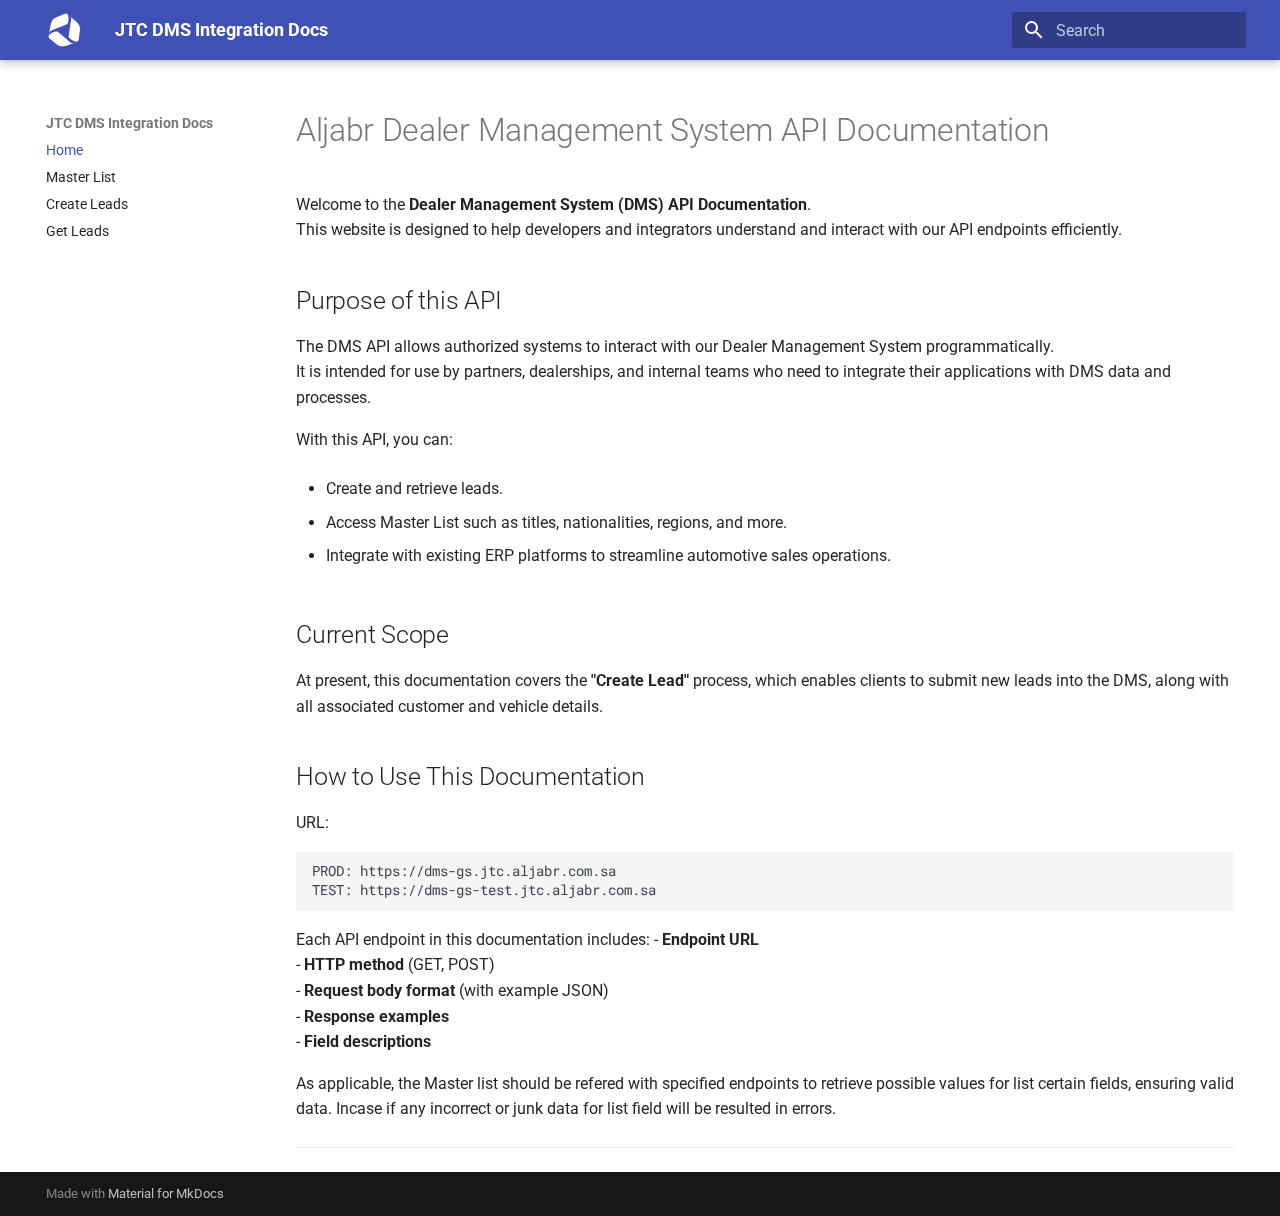
<file: site/index.html>
<!doctype html>
<html lang="en" class="no-js">
  <head>
    
      <meta charset="utf-8">
      <meta name="viewport" content="width=device-width,initial-scale=1">
      
      
      
      
      
        <link rel="next" href="lookups/">
      
      
      <link rel="icon" href="assets/logo/JTCLogoBlack.png">
      <meta name="generator" content="mkdocs-1.6.1, mkdocs-material-9.6.16">
    
    
      
        <title>JTC DMS Integration Docs</title>
      
    
    
      <link rel="stylesheet" href="assets/stylesheets/main.7e37652d.min.css">
      
      


    
    
      
    
    
      
        
        
        <link rel="preconnect" href="https://fonts.gstatic.com" crossorigin>
        <link rel="stylesheet" href="https://fonts.googleapis.com/css?family=Roboto:300,300i,400,400i,700,700i%7CRoboto+Mono:400,400i,700,700i&display=fallback">
        <style>:root{--md-text-font:"Roboto";--md-code-font:"Roboto Mono"}</style>
      
    
    
      <link rel="stylesheet" href="assets/css/style.css">
    
    <script>__md_scope=new URL(".",location),__md_hash=e=>[...e].reduce(((e,_)=>(e<<5)-e+_.charCodeAt(0)),0),__md_get=(e,_=localStorage,t=__md_scope)=>JSON.parse(_.getItem(t.pathname+"."+e)),__md_set=(e,_,t=localStorage,a=__md_scope)=>{try{t.setItem(a.pathname+"."+e,JSON.stringify(_))}catch(e){}}</script>
    
      

    
    
    
  </head>
  
  
    <body dir="ltr">
  
    
    <input class="md-toggle" data-md-toggle="drawer" type="checkbox" id="__drawer" autocomplete="off">
    <input class="md-toggle" data-md-toggle="search" type="checkbox" id="__search" autocomplete="off">
    <label class="md-overlay" for="__drawer"></label>
    <div data-md-component="skip">
      
        
        <a href="#aljabr-dealer-management-system-api-documentation" class="md-skip">
          Skip to content
        </a>
      
    </div>
    <div data-md-component="announce">
      
    </div>
    
    
      

  

<header class="md-header md-header--shadow" data-md-component="header">
  <nav class="md-header__inner md-grid" aria-label="Header">
    <a href="." title="JTC DMS Integration Docs" class="md-header__button md-logo" aria-label="JTC DMS Integration Docs" data-md-component="logo">
      
  <img src="assets/logo/JTCLogoWhite.png" alt="logo">

    </a>
    <label class="md-header__button md-icon" for="__drawer">
      
      <svg xmlns="http://www.w3.org/2000/svg" viewBox="0 0 24 24"><path d="M3 6h18v2H3zm0 5h18v2H3zm0 5h18v2H3z"/></svg>
    </label>
    <div class="md-header__title" data-md-component="header-title">
      <div class="md-header__ellipsis">
        <div class="md-header__topic">
          <span class="md-ellipsis">
            JTC DMS Integration Docs
          </span>
        </div>
        <div class="md-header__topic" data-md-component="header-topic">
          <span class="md-ellipsis">
            
              Home
            
          </span>
        </div>
      </div>
    </div>
    
    
      <script>var palette=__md_get("__palette");if(palette&&palette.color){if("(prefers-color-scheme)"===palette.color.media){var media=matchMedia("(prefers-color-scheme: light)"),input=document.querySelector(media.matches?"[data-md-color-media='(prefers-color-scheme: light)']":"[data-md-color-media='(prefers-color-scheme: dark)']");palette.color.media=input.getAttribute("data-md-color-media"),palette.color.scheme=input.getAttribute("data-md-color-scheme"),palette.color.primary=input.getAttribute("data-md-color-primary"),palette.color.accent=input.getAttribute("data-md-color-accent")}for(var[key,value]of Object.entries(palette.color))document.body.setAttribute("data-md-color-"+key,value)}</script>
    
    
    
      
      
        <label class="md-header__button md-icon" for="__search">
          
          <svg xmlns="http://www.w3.org/2000/svg" viewBox="0 0 24 24"><path d="M9.5 3A6.5 6.5 0 0 1 16 9.5c0 1.61-.59 3.09-1.56 4.23l.27.27h.79l5 5-1.5 1.5-5-5v-.79l-.27-.27A6.52 6.52 0 0 1 9.5 16 6.5 6.5 0 0 1 3 9.5 6.5 6.5 0 0 1 9.5 3m0 2C7 5 5 7 5 9.5S7 14 9.5 14 14 12 14 9.5 12 5 9.5 5"/></svg>
        </label>
        <div class="md-search" data-md-component="search" role="dialog">
  <label class="md-search__overlay" for="__search"></label>
  <div class="md-search__inner" role="search">
    <form class="md-search__form" name="search">
      <input type="text" class="md-search__input" name="query" aria-label="Search" placeholder="Search" autocapitalize="off" autocorrect="off" autocomplete="off" spellcheck="false" data-md-component="search-query" required>
      <label class="md-search__icon md-icon" for="__search">
        
        <svg xmlns="http://www.w3.org/2000/svg" viewBox="0 0 24 24"><path d="M9.5 3A6.5 6.5 0 0 1 16 9.5c0 1.61-.59 3.09-1.56 4.23l.27.27h.79l5 5-1.5 1.5-5-5v-.79l-.27-.27A6.52 6.52 0 0 1 9.5 16 6.5 6.5 0 0 1 3 9.5 6.5 6.5 0 0 1 9.5 3m0 2C7 5 5 7 5 9.5S7 14 9.5 14 14 12 14 9.5 12 5 9.5 5"/></svg>
        
        <svg xmlns="http://www.w3.org/2000/svg" viewBox="0 0 24 24"><path d="M20 11v2H8l5.5 5.5-1.42 1.42L4.16 12l7.92-7.92L13.5 5.5 8 11z"/></svg>
      </label>
      <nav class="md-search__options" aria-label="Search">
        
        <button type="reset" class="md-search__icon md-icon" title="Clear" aria-label="Clear" tabindex="-1">
          
          <svg xmlns="http://www.w3.org/2000/svg" viewBox="0 0 24 24"><path d="M19 6.41 17.59 5 12 10.59 6.41 5 5 6.41 10.59 12 5 17.59 6.41 19 12 13.41 17.59 19 19 17.59 13.41 12z"/></svg>
        </button>
      </nav>
      
    </form>
    <div class="md-search__output">
      <div class="md-search__scrollwrap" tabindex="0" data-md-scrollfix>
        <div class="md-search-result" data-md-component="search-result">
          <div class="md-search-result__meta">
            Initializing search
          </div>
          <ol class="md-search-result__list" role="presentation"></ol>
        </div>
      </div>
    </div>
  </div>
</div>
      
    
    
  </nav>
  
</header>
    
    <div class="md-container" data-md-component="container">
      
      
        
          
        
      
      <main class="md-main" data-md-component="main">
        <div class="md-main__inner md-grid">
          
            
              
                
              
              <div class="md-sidebar md-sidebar--primary" data-md-component="sidebar" data-md-type="navigation" >
                <div class="md-sidebar__scrollwrap">
                  <div class="md-sidebar__inner">
                    



<nav class="md-nav md-nav--primary" aria-label="Navigation" data-md-level="0">
  <label class="md-nav__title" for="__drawer">
    <a href="." title="JTC DMS Integration Docs" class="md-nav__button md-logo" aria-label="JTC DMS Integration Docs" data-md-component="logo">
      
  <img src="assets/logo/JTCLogoWhite.png" alt="logo">

    </a>
    JTC DMS Integration Docs
  </label>
  
  <ul class="md-nav__list" data-md-scrollfix>
    
      
      
  
  
    
  
  
  
    <li class="md-nav__item md-nav__item--active">
      
      <input class="md-nav__toggle md-toggle" type="checkbox" id="__toc">
      
      
        
      
      
        <label class="md-nav__link md-nav__link--active" for="__toc">
          
  
  
  <span class="md-ellipsis">
    Home
    
  </span>
  

          <span class="md-nav__icon md-icon"></span>
        </label>
      
      <a href="." class="md-nav__link md-nav__link--active">
        
  
  
  <span class="md-ellipsis">
    Home
    
  </span>
  

      </a>
      
        

<nav class="md-nav md-nav--secondary" aria-label="Table of contents">
  
  
  
    
  
  
    <label class="md-nav__title" for="__toc">
      <span class="md-nav__icon md-icon"></span>
      Table of contents
    </label>
    <ul class="md-nav__list" data-md-component="toc" data-md-scrollfix>
      
        <li class="md-nav__item">
  <a href="#purpose-of-this-api" class="md-nav__link">
    <span class="md-ellipsis">
      Purpose of this API
    </span>
  </a>
  
</li>
      
        <li class="md-nav__item">
  <a href="#current-scope" class="md-nav__link">
    <span class="md-ellipsis">
      Current Scope
    </span>
  </a>
  
</li>
      
        <li class="md-nav__item">
  <a href="#how-to-use-this-documentation" class="md-nav__link">
    <span class="md-ellipsis">
      How to Use This Documentation
    </span>
  </a>
  
</li>
      
    </ul>
  
</nav>
      
    </li>
  

    
      
      
  
  
  
  
    <li class="md-nav__item">
      <a href="lookups/" class="md-nav__link">
        
  
  
  <span class="md-ellipsis">
    Master List
    
  </span>
  

      </a>
    </li>
  

    
      
      
  
  
  
  
    <li class="md-nav__item">
      <a href="create-leads/" class="md-nav__link">
        
  
  
  <span class="md-ellipsis">
    Create Leads
    
  </span>
  

      </a>
    </li>
  

    
      
      
  
  
  
  
    <li class="md-nav__item">
      <a href="get-leads/" class="md-nav__link">
        
  
  
  <span class="md-ellipsis">
    Get Leads
    
  </span>
  

      </a>
    </li>
  

    
  </ul>
</nav>
                  </div>
                </div>
              </div>
            
            
              
                
              
              <div class="md-sidebar md-sidebar--secondary" data-md-component="sidebar" data-md-type="toc" hidden>
                <div class="md-sidebar__scrollwrap">
                  <div class="md-sidebar__inner">
                    

<nav class="md-nav md-nav--secondary" aria-label="Table of contents">
  
  
  
    
  
  
    <label class="md-nav__title" for="__toc">
      <span class="md-nav__icon md-icon"></span>
      Table of contents
    </label>
    <ul class="md-nav__list" data-md-component="toc" data-md-scrollfix>
      
        <li class="md-nav__item">
  <a href="#purpose-of-this-api" class="md-nav__link">
    <span class="md-ellipsis">
      Purpose of this API
    </span>
  </a>
  
</li>
      
        <li class="md-nav__item">
  <a href="#current-scope" class="md-nav__link">
    <span class="md-ellipsis">
      Current Scope
    </span>
  </a>
  
</li>
      
        <li class="md-nav__item">
  <a href="#how-to-use-this-documentation" class="md-nav__link">
    <span class="md-ellipsis">
      How to Use This Documentation
    </span>
  </a>
  
</li>
      
    </ul>
  
</nav>
                  </div>
                </div>
              </div>
            
          
          
            <div class="md-content" data-md-component="content">
              <article class="md-content__inner md-typeset">
                
                  
  




<h1 id="aljabr-dealer-management-system-api-documentation">Aljabr Dealer Management System API Documentation</h1>
<p>Welcome to the <strong>Dealer Management System (DMS) API Documentation</strong>.<br />
This website is designed to help developers and integrators understand and interact with our API endpoints efficiently.</p>
<h2 id="purpose-of-this-api">Purpose of this API</h2>
<p>The DMS API allows authorized systems to interact with our Dealer Management System programmatically.<br />
It is intended for use by partners, dealerships, and internal teams who need to integrate their applications with DMS data and processes.</p>
<p>With this API, you can:</p>
<ul>
<li>
<p>Create and retrieve leads.</p>
</li>
<li>
<p>Access Master List such as titles, nationalities, regions, and more.</p>
</li>
<li>
<p>Integrate with existing ERP platforms to streamline automotive sales operations.</p>
</li>
</ul>
<h2 id="current-scope">Current Scope</h2>
<p>At present, this documentation covers the <strong>"Create Lead"</strong> process, which enables clients to submit new leads into the DMS, along with all associated customer and vehicle details.</p>
<!-- - Inventory queries
- Appointment scheduling
- Test drive management
- Sales reporting
-->

<h2 id="how-to-use-this-documentation">How to Use This Documentation</h2>
<p>URL: </p>
<div class="language-text highlight"><pre><span></span><code><span id="__span-0-1"><a id="__codelineno-0-1" name="__codelineno-0-1" href="#__codelineno-0-1"></a>PROD: https://dms-gs.jtc.aljabr.com.sa
</span><span id="__span-0-2"><a id="__codelineno-0-2" name="__codelineno-0-2" href="#__codelineno-0-2"></a>TEST: https://dms-gs-test.jtc.aljabr.com.sa
</span></code></pre></div>
<p>Each API endpoint in this documentation includes:
- <strong>Endpoint URL</strong><br />
- <strong>HTTP method</strong> (GET, POST)<br />
- <strong>Request body format</strong> (with example JSON)<br />
- <strong>Response examples</strong><br />
- <strong>Field descriptions</strong>  </p>
<p>As applicable, the Master list should be refered with specified endpoints to retrieve possible values for list certain fields, ensuring valid data. Incase if any incorrect or junk data for list field will be resulted in errors.</p>
<hr />







  
  




  



                
              </article>
            </div>
          
          
<script>var target=document.getElementById(location.hash.slice(1));target&&target.name&&(target.checked=target.name.startsWith("__tabbed_"))</script>
        </div>
        
      </main>
      
        <footer class="md-footer">
  
  <div class="md-footer-meta md-typeset">
    <div class="md-footer-meta__inner md-grid">
      <div class="md-copyright">
  
  
    Made with
    <a href="https://squidfunk.github.io/mkdocs-material/" target="_blank" rel="noopener">
      Material for MkDocs
    </a>
  
</div>
      
    </div>
  </div>
</footer>
      
    </div>
    <div class="md-dialog" data-md-component="dialog">
      <div class="md-dialog__inner md-typeset"></div>
    </div>
    
    
    
      
      <script id="__config" type="application/json">{"base": ".", "features": [], "search": "assets/javascripts/workers/search.d50fe291.min.js", "tags": null, "translations": {"clipboard.copied": "Copied to clipboard", "clipboard.copy": "Copy to clipboard", "search.result.more.one": "1 more on this page", "search.result.more.other": "# more on this page", "search.result.none": "No matching documents", "search.result.one": "1 matching document", "search.result.other": "# matching documents", "search.result.placeholder": "Type to start searching", "search.result.term.missing": "Missing", "select.version": "Select version"}, "version": null}</script>
    
    
      <script src="assets/javascripts/bundle.50899def.min.js"></script>
      
    
  </body>
</html>
</file>
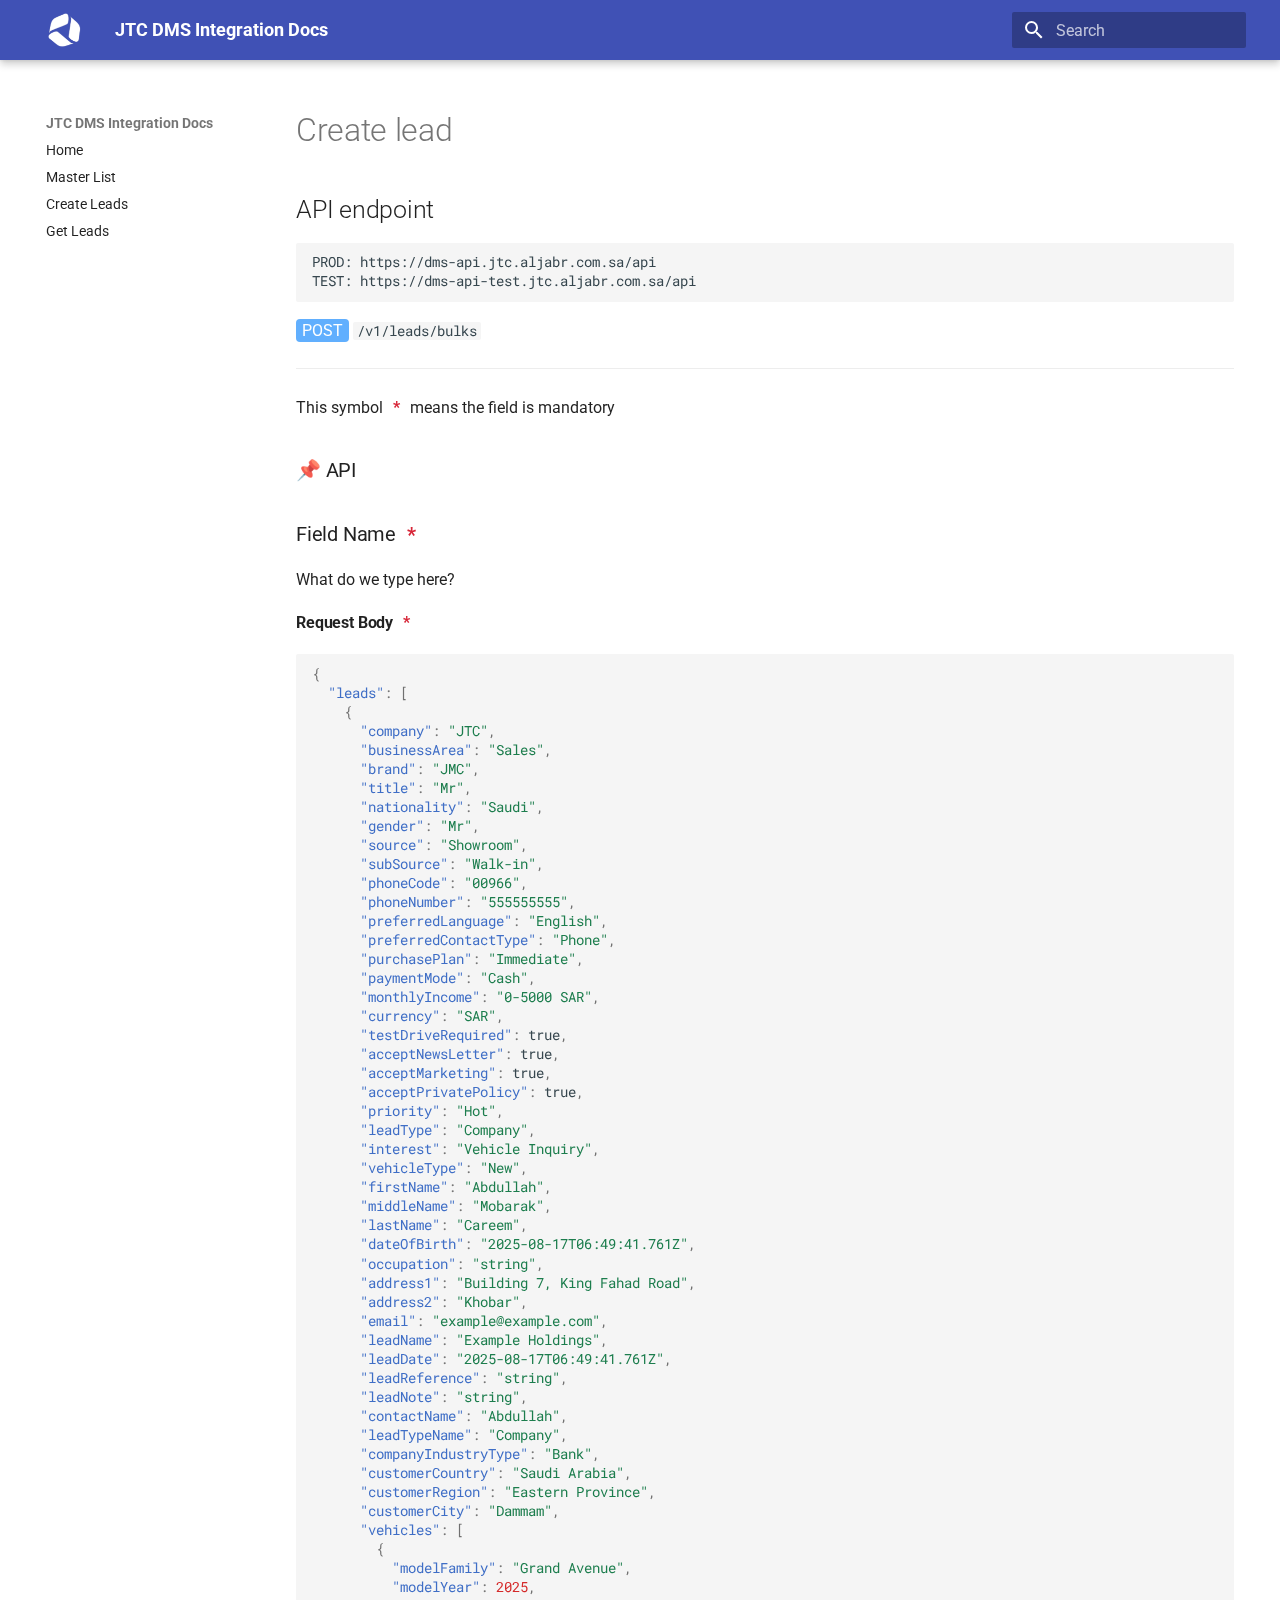
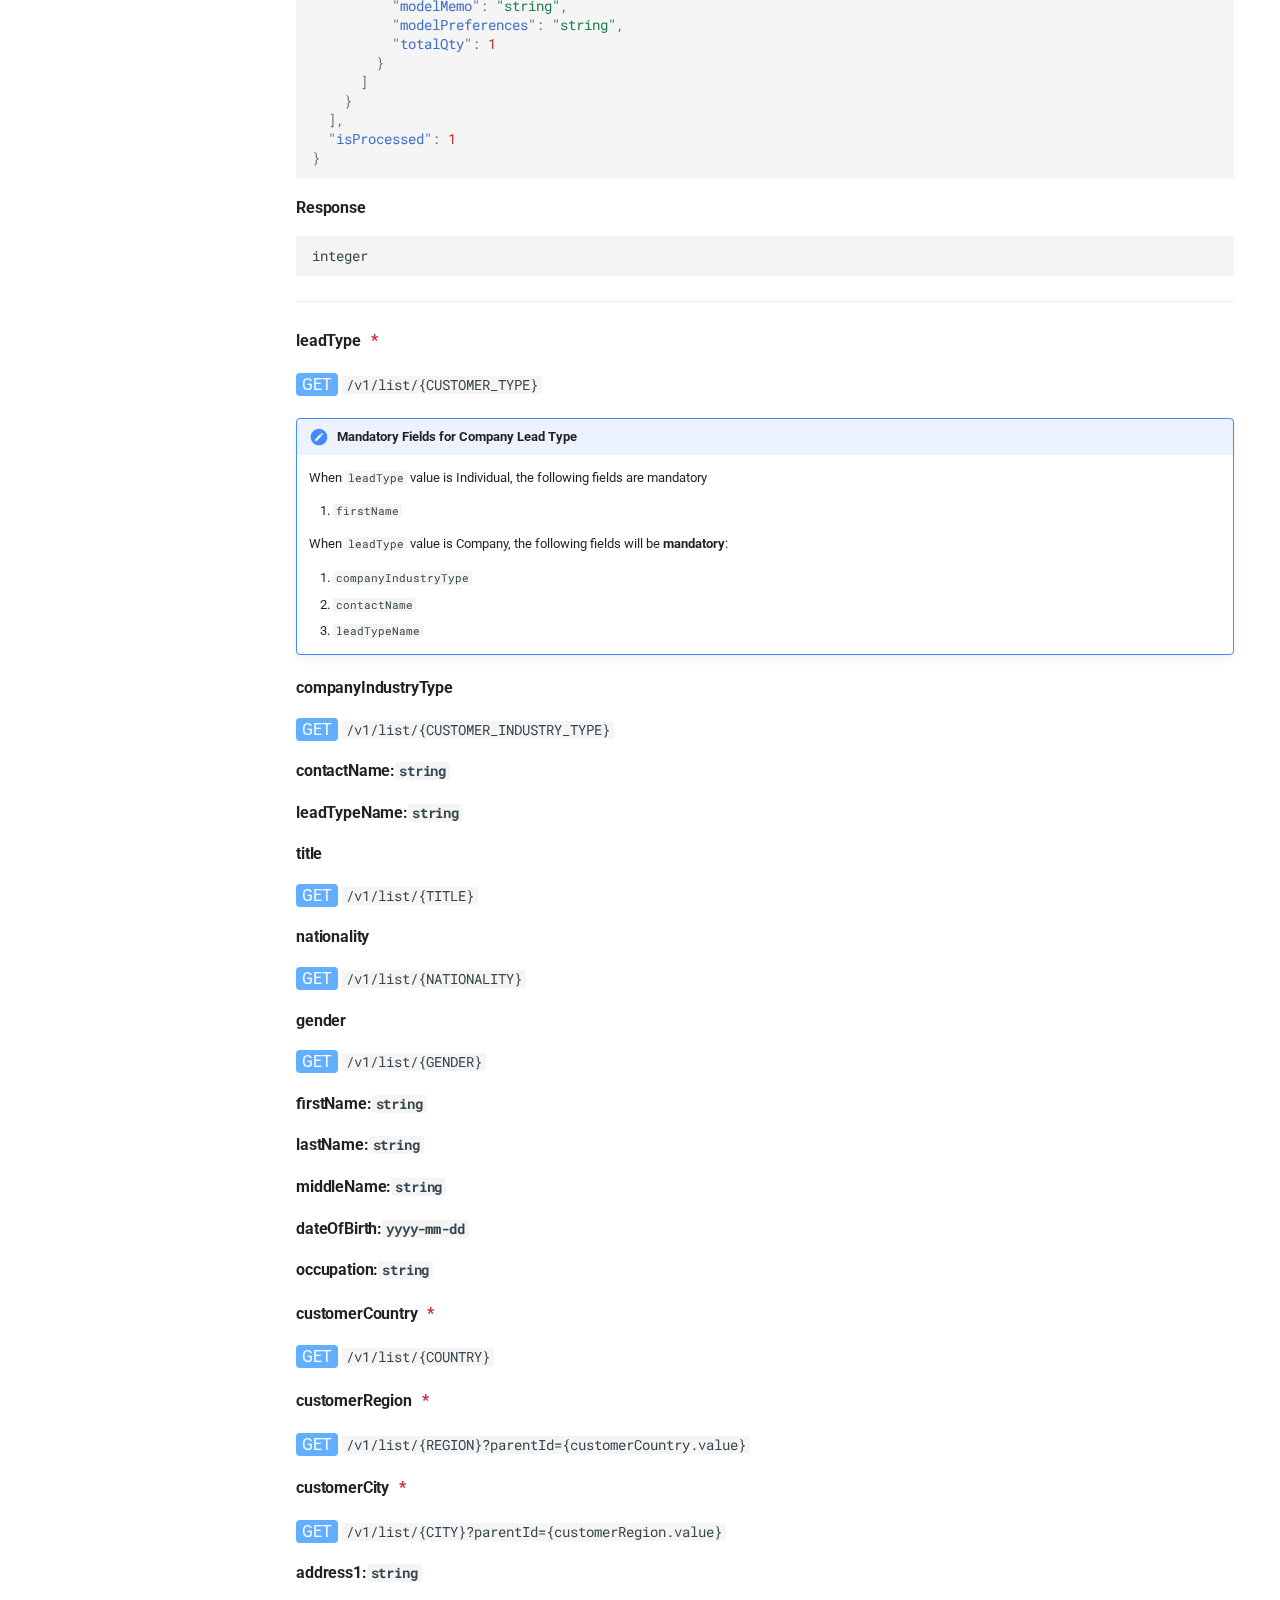
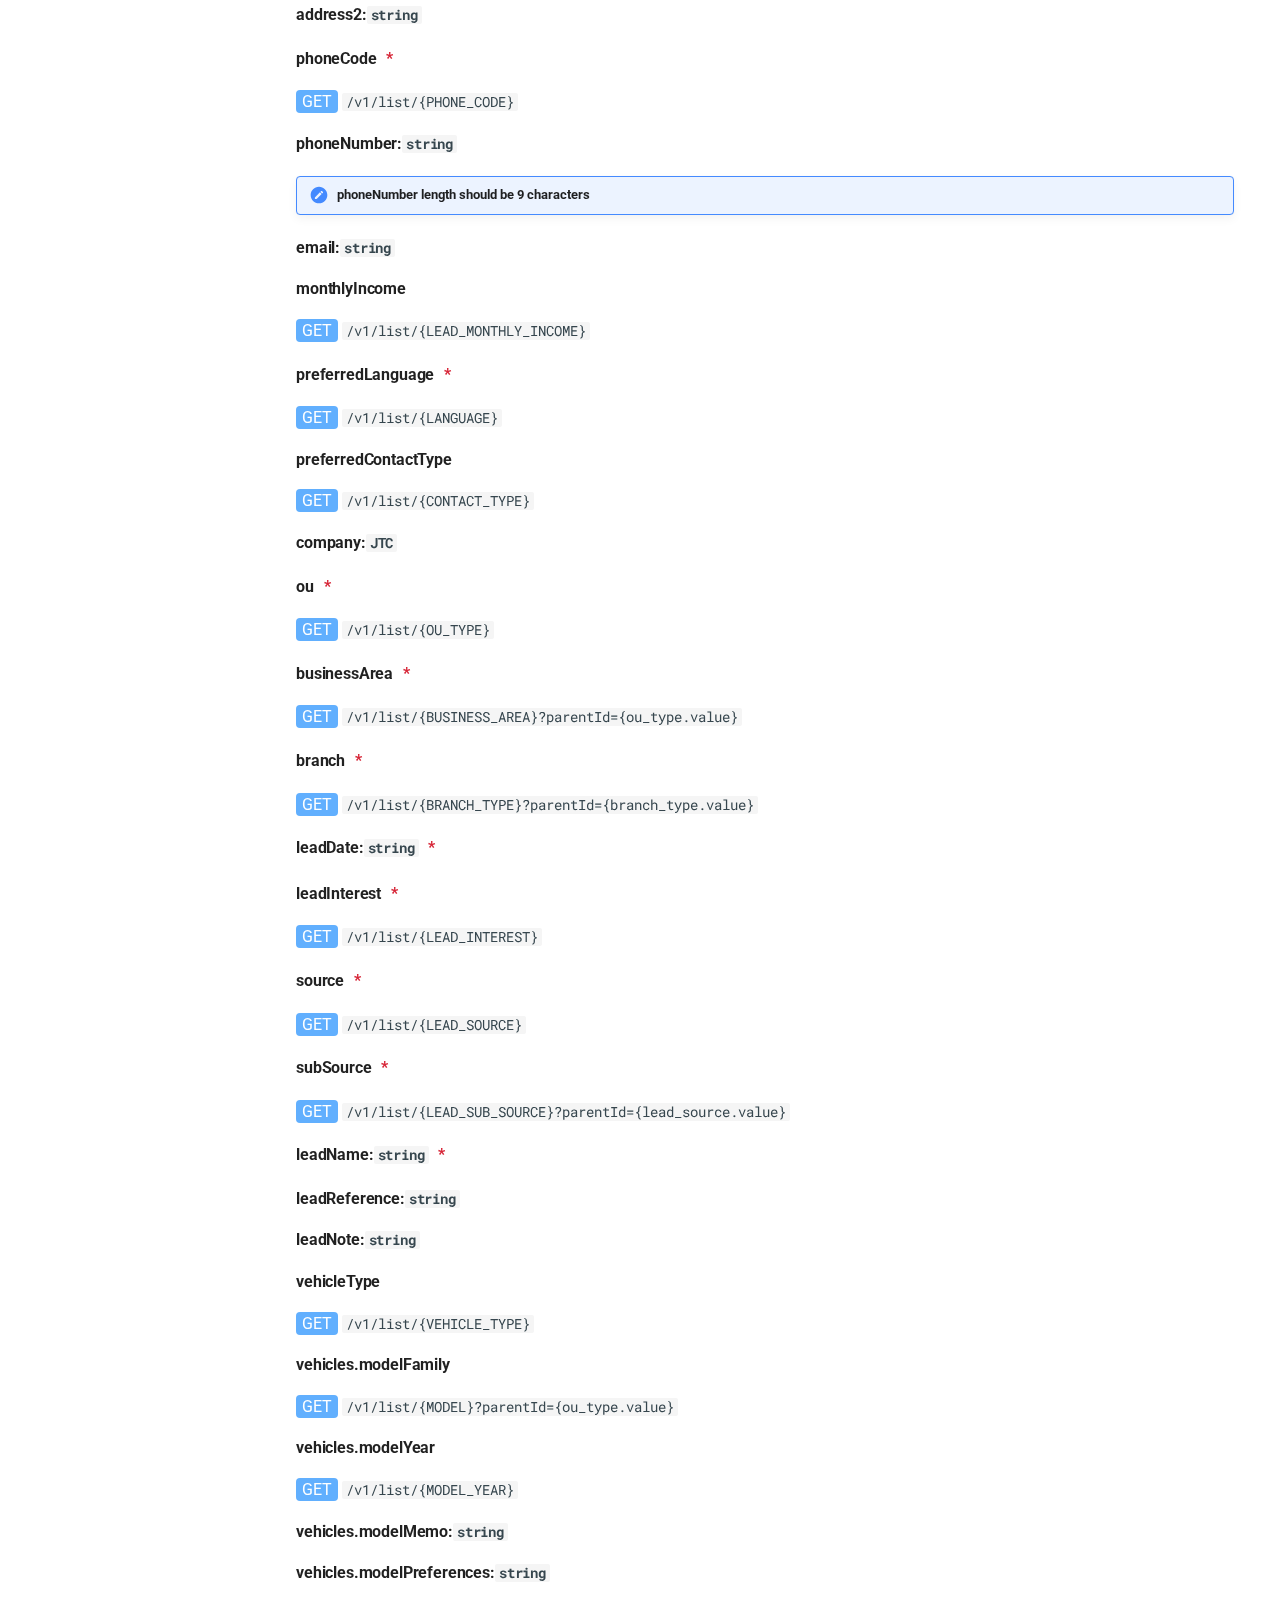
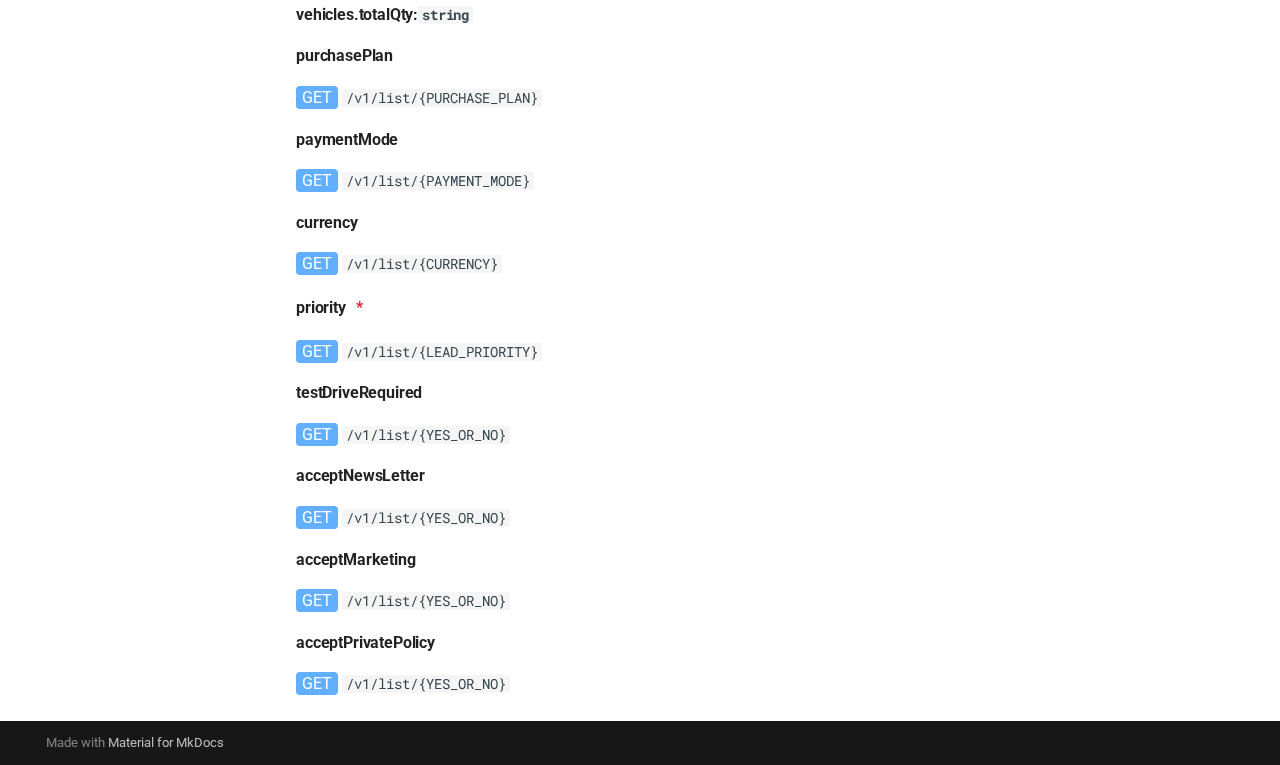
<file: site/create-lead/index.html>
<!doctype html>
<html lang="en" class="no-js">
  <head>
    
      <meta charset="utf-8">
      <meta name="viewport" content="width=device-width,initial-scale=1">
      
      
      
      
      
      
      <link rel="icon" href="../assets/logo/JTCLogoBlack.png">
      <meta name="generator" content="mkdocs-1.6.1, mkdocs-material-9.6.16">
    
    
      
        <title>Create lead - JTC DMS Integration Docs</title>
      
    
    
      <link rel="stylesheet" href="../assets/stylesheets/main.7e37652d.min.css">
      
      


    
    
      
    
    
      
        
        
        <link rel="preconnect" href="https://fonts.gstatic.com" crossorigin>
        <link rel="stylesheet" href="https://fonts.googleapis.com/css?family=Roboto:300,300i,400,400i,700,700i%7CRoboto+Mono:400,400i,700,700i&display=fallback">
        <style>:root{--md-text-font:"Roboto";--md-code-font:"Roboto Mono"}</style>
      
    
    
      <link rel="stylesheet" href="../assets/css/style.css">
    
    <script>__md_scope=new URL("..",location),__md_hash=e=>[...e].reduce(((e,_)=>(e<<5)-e+_.charCodeAt(0)),0),__md_get=(e,_=localStorage,t=__md_scope)=>JSON.parse(_.getItem(t.pathname+"."+e)),__md_set=(e,_,t=localStorage,a=__md_scope)=>{try{t.setItem(a.pathname+"."+e,JSON.stringify(_))}catch(e){}}</script>
    
      

    
    
    
  </head>
  
  
    <body dir="ltr">
  
    
    <input class="md-toggle" data-md-toggle="drawer" type="checkbox" id="__drawer" autocomplete="off">
    <input class="md-toggle" data-md-toggle="search" type="checkbox" id="__search" autocomplete="off">
    <label class="md-overlay" for="__drawer"></label>
    <div data-md-component="skip">
      
        
        <a href="#api-endpoint" class="md-skip">
          Skip to content
        </a>
      
    </div>
    <div data-md-component="announce">
      
    </div>
    
    
      

  

<header class="md-header md-header--shadow" data-md-component="header">
  <nav class="md-header__inner md-grid" aria-label="Header">
    <a href=".." title="JTC DMS Integration Docs" class="md-header__button md-logo" aria-label="JTC DMS Integration Docs" data-md-component="logo">
      
  <img src="../assets/logo/JTCLogoWhite.png" alt="logo">

    </a>
    <label class="md-header__button md-icon" for="__drawer">
      
      <svg xmlns="http://www.w3.org/2000/svg" viewBox="0 0 24 24"><path d="M3 6h18v2H3zm0 5h18v2H3zm0 5h18v2H3z"/></svg>
    </label>
    <div class="md-header__title" data-md-component="header-title">
      <div class="md-header__ellipsis">
        <div class="md-header__topic">
          <span class="md-ellipsis">
            JTC DMS Integration Docs
          </span>
        </div>
        <div class="md-header__topic" data-md-component="header-topic">
          <span class="md-ellipsis">
            
              Create lead
            
          </span>
        </div>
      </div>
    </div>
    
    
      <script>var palette=__md_get("__palette");if(palette&&palette.color){if("(prefers-color-scheme)"===palette.color.media){var media=matchMedia("(prefers-color-scheme: light)"),input=document.querySelector(media.matches?"[data-md-color-media='(prefers-color-scheme: light)']":"[data-md-color-media='(prefers-color-scheme: dark)']");palette.color.media=input.getAttribute("data-md-color-media"),palette.color.scheme=input.getAttribute("data-md-color-scheme"),palette.color.primary=input.getAttribute("data-md-color-primary"),palette.color.accent=input.getAttribute("data-md-color-accent")}for(var[key,value]of Object.entries(palette.color))document.body.setAttribute("data-md-color-"+key,value)}</script>
    
    
    
      
      
        <label class="md-header__button md-icon" for="__search">
          
          <svg xmlns="http://www.w3.org/2000/svg" viewBox="0 0 24 24"><path d="M9.5 3A6.5 6.5 0 0 1 16 9.5c0 1.61-.59 3.09-1.56 4.23l.27.27h.79l5 5-1.5 1.5-5-5v-.79l-.27-.27A6.52 6.52 0 0 1 9.5 16 6.5 6.5 0 0 1 3 9.5 6.5 6.5 0 0 1 9.5 3m0 2C7 5 5 7 5 9.5S7 14 9.5 14 14 12 14 9.5 12 5 9.5 5"/></svg>
        </label>
        <div class="md-search" data-md-component="search" role="dialog">
  <label class="md-search__overlay" for="__search"></label>
  <div class="md-search__inner" role="search">
    <form class="md-search__form" name="search">
      <input type="text" class="md-search__input" name="query" aria-label="Search" placeholder="Search" autocapitalize="off" autocorrect="off" autocomplete="off" spellcheck="false" data-md-component="search-query" required>
      <label class="md-search__icon md-icon" for="__search">
        
        <svg xmlns="http://www.w3.org/2000/svg" viewBox="0 0 24 24"><path d="M9.5 3A6.5 6.5 0 0 1 16 9.5c0 1.61-.59 3.09-1.56 4.23l.27.27h.79l5 5-1.5 1.5-5-5v-.79l-.27-.27A6.52 6.52 0 0 1 9.5 16 6.5 6.5 0 0 1 3 9.5 6.5 6.5 0 0 1 9.5 3m0 2C7 5 5 7 5 9.5S7 14 9.5 14 14 12 14 9.5 12 5 9.5 5"/></svg>
        
        <svg xmlns="http://www.w3.org/2000/svg" viewBox="0 0 24 24"><path d="M20 11v2H8l5.5 5.5-1.42 1.42L4.16 12l7.92-7.92L13.5 5.5 8 11z"/></svg>
      </label>
      <nav class="md-search__options" aria-label="Search">
        
        <button type="reset" class="md-search__icon md-icon" title="Clear" aria-label="Clear" tabindex="-1">
          
          <svg xmlns="http://www.w3.org/2000/svg" viewBox="0 0 24 24"><path d="M19 6.41 17.59 5 12 10.59 6.41 5 5 6.41 10.59 12 5 17.59 6.41 19 12 13.41 17.59 19 19 17.59 13.41 12z"/></svg>
        </button>
      </nav>
      
    </form>
    <div class="md-search__output">
      <div class="md-search__scrollwrap" tabindex="0" data-md-scrollfix>
        <div class="md-search-result" data-md-component="search-result">
          <div class="md-search-result__meta">
            Initializing search
          </div>
          <ol class="md-search-result__list" role="presentation"></ol>
        </div>
      </div>
    </div>
  </div>
</div>
      
    
    
  </nav>
  
</header>
    
    <div class="md-container" data-md-component="container">
      
      
        
          
        
      
      <main class="md-main" data-md-component="main">
        <div class="md-main__inner md-grid">
          
            
              
                
              
              <div class="md-sidebar md-sidebar--primary" data-md-component="sidebar" data-md-type="navigation" >
                <div class="md-sidebar__scrollwrap">
                  <div class="md-sidebar__inner">
                    



<nav class="md-nav md-nav--primary" aria-label="Navigation" data-md-level="0">
  <label class="md-nav__title" for="__drawer">
    <a href=".." title="JTC DMS Integration Docs" class="md-nav__button md-logo" aria-label="JTC DMS Integration Docs" data-md-component="logo">
      
  <img src="../assets/logo/JTCLogoWhite.png" alt="logo">

    </a>
    JTC DMS Integration Docs
  </label>
  
  <ul class="md-nav__list" data-md-scrollfix>
    
      
      
  
  
  
  
    <li class="md-nav__item">
      <a href=".." class="md-nav__link">
        
  
  
  <span class="md-ellipsis">
    Home
    
  </span>
  

      </a>
    </li>
  

    
      
      
  
  
  
  
    <li class="md-nav__item">
      <a href="../lookups/" class="md-nav__link">
        
  
  
  <span class="md-ellipsis">
    Master List
    
  </span>
  

      </a>
    </li>
  

    
      
      
  
  
  
  
    <li class="md-nav__item">
      <a href="../create-leads/" class="md-nav__link">
        
  
  
  <span class="md-ellipsis">
    Create Leads
    
  </span>
  

      </a>
    </li>
  

    
      
      
  
  
  
  
    <li class="md-nav__item">
      <a href="../get-leads/" class="md-nav__link">
        
  
  
  <span class="md-ellipsis">
    Get Leads
    
  </span>
  

      </a>
    </li>
  

    
  </ul>
</nav>
                  </div>
                </div>
              </div>
            
            
              
                
              
              <div class="md-sidebar md-sidebar--secondary" data-md-component="sidebar" data-md-type="toc" hidden>
                <div class="md-sidebar__scrollwrap">
                  <div class="md-sidebar__inner">
                    

<nav class="md-nav md-nav--secondary" aria-label="Table of contents">
  
  
  
  
    <label class="md-nav__title" for="__toc">
      <span class="md-nav__icon md-icon"></span>
      Table of contents
    </label>
    <ul class="md-nav__list" data-md-component="toc" data-md-scrollfix>
      
        <li class="md-nav__item">
  <a href="#api-endpoint" class="md-nav__link">
    <span class="md-ellipsis">
      API endpoint
    </span>
  </a>
  
    <nav class="md-nav" aria-label="API endpoint">
      <ul class="md-nav__list">
        
          <li class="md-nav__item">
  <a href="#api" class="md-nav__link">
    <span class="md-ellipsis">
      📌 API
    </span>
  </a>
  
</li>
        
          <li class="md-nav__item">
  <a href="#field-name" class="md-nav__link">
    <span class="md-ellipsis">
      Field Name *
    </span>
  </a>
  
    <nav class="md-nav" aria-label="Field Name *">
      <ul class="md-nav__list">
        
          <li class="md-nav__item">
  <a href="#request-body" class="md-nav__link">
    <span class="md-ellipsis">
      Request Body *
    </span>
  </a>
  
</li>
        
          <li class="md-nav__item">
  <a href="#response" class="md-nav__link">
    <span class="md-ellipsis">
      Response
    </span>
  </a>
  
</li>
        
          <li class="md-nav__item">
  <a href="#leadtype" class="md-nav__link">
    <span class="md-ellipsis">
      leadType *
    </span>
  </a>
  
</li>
        
          <li class="md-nav__item">
  <a href="#companyindustrytype" class="md-nav__link">
    <span class="md-ellipsis">
      companyIndustryType
    </span>
  </a>
  
</li>
        
          <li class="md-nav__item">
  <a href="#contactnamestring" class="md-nav__link">
    <span class="md-ellipsis">
      contactName:string
    </span>
  </a>
  
</li>
        
          <li class="md-nav__item">
  <a href="#leadtypenamestring" class="md-nav__link">
    <span class="md-ellipsis">
      leadTypeName:string
    </span>
  </a>
  
</li>
        
          <li class="md-nav__item">
  <a href="#title" class="md-nav__link">
    <span class="md-ellipsis">
      title
    </span>
  </a>
  
</li>
        
          <li class="md-nav__item">
  <a href="#nationality" class="md-nav__link">
    <span class="md-ellipsis">
      nationality
    </span>
  </a>
  
</li>
        
          <li class="md-nav__item">
  <a href="#gender" class="md-nav__link">
    <span class="md-ellipsis">
      gender
    </span>
  </a>
  
</li>
        
          <li class="md-nav__item">
  <a href="#firstnamestring" class="md-nav__link">
    <span class="md-ellipsis">
      firstName:string
    </span>
  </a>
  
</li>
        
          <li class="md-nav__item">
  <a href="#lastnamestring" class="md-nav__link">
    <span class="md-ellipsis">
      lastName:string
    </span>
  </a>
  
</li>
        
          <li class="md-nav__item">
  <a href="#middlenamestring" class="md-nav__link">
    <span class="md-ellipsis">
      middleName:string
    </span>
  </a>
  
</li>
        
          <li class="md-nav__item">
  <a href="#dateofbirthyyyy-mm-dd" class="md-nav__link">
    <span class="md-ellipsis">
      dateOfBirth:yyyy-mm-dd
    </span>
  </a>
  
</li>
        
          <li class="md-nav__item">
  <a href="#occupationstring" class="md-nav__link">
    <span class="md-ellipsis">
      occupation:string
    </span>
  </a>
  
</li>
        
          <li class="md-nav__item">
  <a href="#customercountry" class="md-nav__link">
    <span class="md-ellipsis">
      customerCountry *
    </span>
  </a>
  
</li>
        
          <li class="md-nav__item">
  <a href="#customerregion" class="md-nav__link">
    <span class="md-ellipsis">
      customerRegion *
    </span>
  </a>
  
</li>
        
          <li class="md-nav__item">
  <a href="#customercity" class="md-nav__link">
    <span class="md-ellipsis">
      customerCity *
    </span>
  </a>
  
</li>
        
          <li class="md-nav__item">
  <a href="#address1string" class="md-nav__link">
    <span class="md-ellipsis">
      address1:string
    </span>
  </a>
  
</li>
        
          <li class="md-nav__item">
  <a href="#address2string" class="md-nav__link">
    <span class="md-ellipsis">
      address2:string
    </span>
  </a>
  
</li>
        
          <li class="md-nav__item">
  <a href="#phonecode" class="md-nav__link">
    <span class="md-ellipsis">
      phoneCode *
    </span>
  </a>
  
</li>
        
          <li class="md-nav__item">
  <a href="#phonenumberstring" class="md-nav__link">
    <span class="md-ellipsis">
      phoneNumber:string
    </span>
  </a>
  
</li>
        
          <li class="md-nav__item">
  <a href="#emailstring" class="md-nav__link">
    <span class="md-ellipsis">
      email:string
    </span>
  </a>
  
</li>
        
          <li class="md-nav__item">
  <a href="#monthlyincome" class="md-nav__link">
    <span class="md-ellipsis">
      monthlyIncome
    </span>
  </a>
  
</li>
        
          <li class="md-nav__item">
  <a href="#preferredlanguage" class="md-nav__link">
    <span class="md-ellipsis">
      preferredLanguage *
    </span>
  </a>
  
</li>
        
          <li class="md-nav__item">
  <a href="#preferredcontacttype" class="md-nav__link">
    <span class="md-ellipsis">
      preferredContactType
    </span>
  </a>
  
</li>
        
          <li class="md-nav__item">
  <a href="#companyjtc" class="md-nav__link">
    <span class="md-ellipsis">
      company:JTC
    </span>
  </a>
  
</li>
        
          <li class="md-nav__item">
  <a href="#ou" class="md-nav__link">
    <span class="md-ellipsis">
      ou *
    </span>
  </a>
  
</li>
        
          <li class="md-nav__item">
  <a href="#businessarea" class="md-nav__link">
    <span class="md-ellipsis">
      businessArea *
    </span>
  </a>
  
</li>
        
          <li class="md-nav__item">
  <a href="#branch" class="md-nav__link">
    <span class="md-ellipsis">
      branch *
    </span>
  </a>
  
</li>
        
          <li class="md-nav__item">
  <a href="#leaddatestring" class="md-nav__link">
    <span class="md-ellipsis">
      leadDate:string *
    </span>
  </a>
  
</li>
        
          <li class="md-nav__item">
  <a href="#leadinterest" class="md-nav__link">
    <span class="md-ellipsis">
      leadInterest *
    </span>
  </a>
  
</li>
        
          <li class="md-nav__item">
  <a href="#source" class="md-nav__link">
    <span class="md-ellipsis">
      source *
    </span>
  </a>
  
</li>
        
          <li class="md-nav__item">
  <a href="#subsource" class="md-nav__link">
    <span class="md-ellipsis">
      subSource *
    </span>
  </a>
  
</li>
        
          <li class="md-nav__item">
  <a href="#leadnamestring" class="md-nav__link">
    <span class="md-ellipsis">
      leadName:string *
    </span>
  </a>
  
</li>
        
          <li class="md-nav__item">
  <a href="#leadreferencestring" class="md-nav__link">
    <span class="md-ellipsis">
      leadReference:string
    </span>
  </a>
  
</li>
        
          <li class="md-nav__item">
  <a href="#leadnotestring" class="md-nav__link">
    <span class="md-ellipsis">
      leadNote:string
    </span>
  </a>
  
</li>
        
          <li class="md-nav__item">
  <a href="#vehicletype" class="md-nav__link">
    <span class="md-ellipsis">
      vehicleType
    </span>
  </a>
  
</li>
        
          <li class="md-nav__item">
  <a href="#vehiclesmodelfamily" class="md-nav__link">
    <span class="md-ellipsis">
      vehicles.modelFamily
    </span>
  </a>
  
</li>
        
          <li class="md-nav__item">
  <a href="#vehiclesmodelyear" class="md-nav__link">
    <span class="md-ellipsis">
      vehicles.modelYear
    </span>
  </a>
  
</li>
        
          <li class="md-nav__item">
  <a href="#vehiclesmodelmemostring" class="md-nav__link">
    <span class="md-ellipsis">
      vehicles.modelMemo:string
    </span>
  </a>
  
</li>
        
          <li class="md-nav__item">
  <a href="#vehiclesmodelpreferencesstring" class="md-nav__link">
    <span class="md-ellipsis">
      vehicles.modelPreferences:string
    </span>
  </a>
  
</li>
        
          <li class="md-nav__item">
  <a href="#vehiclestotalqtystring" class="md-nav__link">
    <span class="md-ellipsis">
      vehicles.totalQty:string
    </span>
  </a>
  
</li>
        
          <li class="md-nav__item">
  <a href="#purchaseplan" class="md-nav__link">
    <span class="md-ellipsis">
      purchasePlan
    </span>
  </a>
  
</li>
        
          <li class="md-nav__item">
  <a href="#paymentmode" class="md-nav__link">
    <span class="md-ellipsis">
      paymentMode
    </span>
  </a>
  
</li>
        
          <li class="md-nav__item">
  <a href="#currency" class="md-nav__link">
    <span class="md-ellipsis">
      currency
    </span>
  </a>
  
</li>
        
          <li class="md-nav__item">
  <a href="#priority" class="md-nav__link">
    <span class="md-ellipsis">
      priority *
    </span>
  </a>
  
</li>
        
          <li class="md-nav__item">
  <a href="#testdriverequired" class="md-nav__link">
    <span class="md-ellipsis">
      testDriveRequired
    </span>
  </a>
  
</li>
        
          <li class="md-nav__item">
  <a href="#acceptnewsletter" class="md-nav__link">
    <span class="md-ellipsis">
      acceptNewsLetter
    </span>
  </a>
  
</li>
        
          <li class="md-nav__item">
  <a href="#acceptmarketing" class="md-nav__link">
    <span class="md-ellipsis">
      acceptMarketing
    </span>
  </a>
  
</li>
        
          <li class="md-nav__item">
  <a href="#acceptprivatepolicy" class="md-nav__link">
    <span class="md-ellipsis">
      acceptPrivatePolicy
    </span>
  </a>
  
</li>
        
      </ul>
    </nav>
  
</li>
        
      </ul>
    </nav>
  
</li>
      
    </ul>
  
</nav>
                  </div>
                </div>
              </div>
            
          
          
            <div class="md-content" data-md-component="content">
              <article class="md-content__inner md-typeset">
                
                  
  




  <h1>Create lead</h1>

<h2 id="api-endpoint">API endpoint</h2>
<p><div class="language-text highlight"><pre><span></span><code><span id="__span-0-1"><a id="__codelineno-0-1" name="__codelineno-0-1" href="#__codelineno-0-1"></a>PROD: https://dms-api.jtc.aljabr.com.sa/api
</span><span id="__span-0-2"><a id="__codelineno-0-2" name="__codelineno-0-2" href="#__codelineno-0-2"></a>TEST: https://dms-api-test.jtc.aljabr.com.sa/api
</span></code></pre></div>
<a><span class="http-get">POST</span></a> <code>/v1/leads/bulks</code></p>
<hr />
<p>This symbol <span class="flag-required">*</span>  means the field is mandatory </p>
<h3 id="api">📌 API</h3>
<h3 id="field-name">Field Name <span class="flag-required">*</span></h3>
<p>What do we type here?</p>
<h4 id="request-body">Request Body <span class="flag-required">*</span></h4>
<div class="language-json highlight"><pre><span></span><code><span id="__span-1-1"><a id="__codelineno-1-1" name="__codelineno-1-1" href="#__codelineno-1-1"></a><span class="p">{</span>
</span><span id="__span-1-2"><a id="__codelineno-1-2" name="__codelineno-1-2" href="#__codelineno-1-2"></a><span class="w">  </span><span class="nt">&quot;leads&quot;</span><span class="p">:</span><span class="w"> </span><span class="p">[</span>
</span><span id="__span-1-3"><a id="__codelineno-1-3" name="__codelineno-1-3" href="#__codelineno-1-3"></a><span class="w">    </span><span class="p">{</span>
</span><span id="__span-1-4"><a id="__codelineno-1-4" name="__codelineno-1-4" href="#__codelineno-1-4"></a><span class="w">      </span><span class="nt">&quot;company&quot;</span><span class="p">:</span><span class="w"> </span><span class="s2">&quot;JTC&quot;</span><span class="p">,</span>
</span><span id="__span-1-5"><a id="__codelineno-1-5" name="__codelineno-1-5" href="#__codelineno-1-5"></a><span class="w">      </span><span class="nt">&quot;businessArea&quot;</span><span class="p">:</span><span class="w"> </span><span class="s2">&quot;Sales&quot;</span><span class="p">,</span>
</span><span id="__span-1-6"><a id="__codelineno-1-6" name="__codelineno-1-6" href="#__codelineno-1-6"></a><span class="w">      </span><span class="nt">&quot;brand&quot;</span><span class="p">:</span><span class="w"> </span><span class="s2">&quot;JMC&quot;</span><span class="p">,</span>
</span><span id="__span-1-7"><a id="__codelineno-1-7" name="__codelineno-1-7" href="#__codelineno-1-7"></a><span class="w">      </span><span class="nt">&quot;title&quot;</span><span class="p">:</span><span class="w"> </span><span class="s2">&quot;Mr&quot;</span><span class="p">,</span>
</span><span id="__span-1-8"><a id="__codelineno-1-8" name="__codelineno-1-8" href="#__codelineno-1-8"></a><span class="w">      </span><span class="nt">&quot;nationality&quot;</span><span class="p">:</span><span class="w"> </span><span class="s2">&quot;Saudi&quot;</span><span class="p">,</span>
</span><span id="__span-1-9"><a id="__codelineno-1-9" name="__codelineno-1-9" href="#__codelineno-1-9"></a><span class="w">      </span><span class="nt">&quot;gender&quot;</span><span class="p">:</span><span class="w"> </span><span class="s2">&quot;Mr&quot;</span><span class="p">,</span>
</span><span id="__span-1-10"><a id="__codelineno-1-10" name="__codelineno-1-10" href="#__codelineno-1-10"></a><span class="w">      </span><span class="nt">&quot;source&quot;</span><span class="p">:</span><span class="w"> </span><span class="s2">&quot;Showroom&quot;</span><span class="p">,</span>
</span><span id="__span-1-11"><a id="__codelineno-1-11" name="__codelineno-1-11" href="#__codelineno-1-11"></a><span class="w">      </span><span class="nt">&quot;subSource&quot;</span><span class="p">:</span><span class="w"> </span><span class="s2">&quot;Walk-in&quot;</span><span class="p">,</span>
</span><span id="__span-1-12"><a id="__codelineno-1-12" name="__codelineno-1-12" href="#__codelineno-1-12"></a><span class="w">      </span><span class="nt">&quot;phoneCode&quot;</span><span class="p">:</span><span class="w"> </span><span class="s2">&quot;00966&quot;</span><span class="p">,</span>
</span><span id="__span-1-13"><a id="__codelineno-1-13" name="__codelineno-1-13" href="#__codelineno-1-13"></a><span class="w">      </span><span class="nt">&quot;phoneNumber&quot;</span><span class="p">:</span><span class="w"> </span><span class="s2">&quot;555555555&quot;</span><span class="p">,</span>
</span><span id="__span-1-14"><a id="__codelineno-1-14" name="__codelineno-1-14" href="#__codelineno-1-14"></a><span class="w">      </span><span class="nt">&quot;preferredLanguage&quot;</span><span class="p">:</span><span class="w"> </span><span class="s2">&quot;English&quot;</span><span class="p">,</span>
</span><span id="__span-1-15"><a id="__codelineno-1-15" name="__codelineno-1-15" href="#__codelineno-1-15"></a><span class="w">      </span><span class="nt">&quot;preferredContactType&quot;</span><span class="p">:</span><span class="w"> </span><span class="s2">&quot;Phone&quot;</span><span class="p">,</span>
</span><span id="__span-1-16"><a id="__codelineno-1-16" name="__codelineno-1-16" href="#__codelineno-1-16"></a><span class="w">      </span><span class="nt">&quot;purchasePlan&quot;</span><span class="p">:</span><span class="w"> </span><span class="s2">&quot;Immediate&quot;</span><span class="p">,</span>
</span><span id="__span-1-17"><a id="__codelineno-1-17" name="__codelineno-1-17" href="#__codelineno-1-17"></a><span class="w">      </span><span class="nt">&quot;paymentMode&quot;</span><span class="p">:</span><span class="w"> </span><span class="s2">&quot;Cash&quot;</span><span class="p">,</span>
</span><span id="__span-1-18"><a id="__codelineno-1-18" name="__codelineno-1-18" href="#__codelineno-1-18"></a><span class="w">      </span><span class="nt">&quot;monthlyIncome&quot;</span><span class="p">:</span><span class="w"> </span><span class="s2">&quot;0-5000 SAR&quot;</span><span class="p">,</span>
</span><span id="__span-1-19"><a id="__codelineno-1-19" name="__codelineno-1-19" href="#__codelineno-1-19"></a><span class="w">      </span><span class="nt">&quot;currency&quot;</span><span class="p">:</span><span class="w"> </span><span class="s2">&quot;SAR&quot;</span><span class="p">,</span>
</span><span id="__span-1-20"><a id="__codelineno-1-20" name="__codelineno-1-20" href="#__codelineno-1-20"></a><span class="w">      </span><span class="nt">&quot;testDriveRequired&quot;</span><span class="p">:</span><span class="w"> </span><span class="kc">true</span><span class="p">,</span>
</span><span id="__span-1-21"><a id="__codelineno-1-21" name="__codelineno-1-21" href="#__codelineno-1-21"></a><span class="w">      </span><span class="nt">&quot;acceptNewsLetter&quot;</span><span class="p">:</span><span class="w"> </span><span class="kc">true</span><span class="p">,</span>
</span><span id="__span-1-22"><a id="__codelineno-1-22" name="__codelineno-1-22" href="#__codelineno-1-22"></a><span class="w">      </span><span class="nt">&quot;acceptMarketing&quot;</span><span class="p">:</span><span class="w"> </span><span class="kc">true</span><span class="p">,</span>
</span><span id="__span-1-23"><a id="__codelineno-1-23" name="__codelineno-1-23" href="#__codelineno-1-23"></a><span class="w">      </span><span class="nt">&quot;acceptPrivatePolicy&quot;</span><span class="p">:</span><span class="w"> </span><span class="kc">true</span><span class="p">,</span>
</span><span id="__span-1-24"><a id="__codelineno-1-24" name="__codelineno-1-24" href="#__codelineno-1-24"></a><span class="w">      </span><span class="nt">&quot;priority&quot;</span><span class="p">:</span><span class="w"> </span><span class="s2">&quot;Hot&quot;</span><span class="p">,</span>
</span><span id="__span-1-25"><a id="__codelineno-1-25" name="__codelineno-1-25" href="#__codelineno-1-25"></a><span class="w">      </span><span class="nt">&quot;leadType&quot;</span><span class="p">:</span><span class="w"> </span><span class="s2">&quot;Company&quot;</span><span class="p">,</span>
</span><span id="__span-1-26"><a id="__codelineno-1-26" name="__codelineno-1-26" href="#__codelineno-1-26"></a><span class="w">      </span><span class="nt">&quot;interest&quot;</span><span class="p">:</span><span class="w"> </span><span class="s2">&quot;Vehicle Inquiry&quot;</span><span class="p">,</span>
</span><span id="__span-1-27"><a id="__codelineno-1-27" name="__codelineno-1-27" href="#__codelineno-1-27"></a><span class="w">      </span><span class="nt">&quot;vehicleType&quot;</span><span class="p">:</span><span class="w"> </span><span class="s2">&quot;New&quot;</span><span class="p">,</span>
</span><span id="__span-1-28"><a id="__codelineno-1-28" name="__codelineno-1-28" href="#__codelineno-1-28"></a><span class="w">      </span><span class="nt">&quot;firstName&quot;</span><span class="p">:</span><span class="w"> </span><span class="s2">&quot;Abdullah&quot;</span><span class="p">,</span>
</span><span id="__span-1-29"><a id="__codelineno-1-29" name="__codelineno-1-29" href="#__codelineno-1-29"></a><span class="w">      </span><span class="nt">&quot;middleName&quot;</span><span class="p">:</span><span class="w"> </span><span class="s2">&quot;Mobarak&quot;</span><span class="p">,</span>
</span><span id="__span-1-30"><a id="__codelineno-1-30" name="__codelineno-1-30" href="#__codelineno-1-30"></a><span class="w">      </span><span class="nt">&quot;lastName&quot;</span><span class="p">:</span><span class="w"> </span><span class="s2">&quot;Careem&quot;</span><span class="p">,</span>
</span><span id="__span-1-31"><a id="__codelineno-1-31" name="__codelineno-1-31" href="#__codelineno-1-31"></a><span class="w">      </span><span class="nt">&quot;dateOfBirth&quot;</span><span class="p">:</span><span class="w"> </span><span class="s2">&quot;2025-08-17T06:49:41.761Z&quot;</span><span class="p">,</span>
</span><span id="__span-1-32"><a id="__codelineno-1-32" name="__codelineno-1-32" href="#__codelineno-1-32"></a><span class="w">      </span><span class="nt">&quot;occupation&quot;</span><span class="p">:</span><span class="w"> </span><span class="s2">&quot;string&quot;</span><span class="p">,</span>
</span><span id="__span-1-33"><a id="__codelineno-1-33" name="__codelineno-1-33" href="#__codelineno-1-33"></a><span class="w">      </span><span class="nt">&quot;address1&quot;</span><span class="p">:</span><span class="w"> </span><span class="s2">&quot;Building 7, King Fahad Road&quot;</span><span class="p">,</span>
</span><span id="__span-1-34"><a id="__codelineno-1-34" name="__codelineno-1-34" href="#__codelineno-1-34"></a><span class="w">      </span><span class="nt">&quot;address2&quot;</span><span class="p">:</span><span class="w"> </span><span class="s2">&quot;Khobar&quot;</span><span class="p">,</span>
</span><span id="__span-1-35"><a id="__codelineno-1-35" name="__codelineno-1-35" href="#__codelineno-1-35"></a><span class="w">      </span><span class="nt">&quot;email&quot;</span><span class="p">:</span><span class="w"> </span><span class="s2">&quot;example@example.com&quot;</span><span class="p">,</span>
</span><span id="__span-1-36"><a id="__codelineno-1-36" name="__codelineno-1-36" href="#__codelineno-1-36"></a><span class="w">      </span><span class="nt">&quot;leadName&quot;</span><span class="p">:</span><span class="w"> </span><span class="s2">&quot;Example Holdings&quot;</span><span class="p">,</span>
</span><span id="__span-1-37"><a id="__codelineno-1-37" name="__codelineno-1-37" href="#__codelineno-1-37"></a><span class="w">      </span><span class="nt">&quot;leadDate&quot;</span><span class="p">:</span><span class="w"> </span><span class="s2">&quot;2025-08-17T06:49:41.761Z&quot;</span><span class="p">,</span>
</span><span id="__span-1-38"><a id="__codelineno-1-38" name="__codelineno-1-38" href="#__codelineno-1-38"></a><span class="w">      </span><span class="nt">&quot;leadReference&quot;</span><span class="p">:</span><span class="w"> </span><span class="s2">&quot;string&quot;</span><span class="p">,</span>
</span><span id="__span-1-39"><a id="__codelineno-1-39" name="__codelineno-1-39" href="#__codelineno-1-39"></a><span class="w">      </span><span class="nt">&quot;leadNote&quot;</span><span class="p">:</span><span class="w"> </span><span class="s2">&quot;string&quot;</span><span class="p">,</span>
</span><span id="__span-1-40"><a id="__codelineno-1-40" name="__codelineno-1-40" href="#__codelineno-1-40"></a><span class="w">      </span><span class="nt">&quot;contactName&quot;</span><span class="p">:</span><span class="w"> </span><span class="s2">&quot;Abdullah&quot;</span><span class="p">,</span>
</span><span id="__span-1-41"><a id="__codelineno-1-41" name="__codelineno-1-41" href="#__codelineno-1-41"></a><span class="w">      </span><span class="nt">&quot;leadTypeName&quot;</span><span class="p">:</span><span class="w"> </span><span class="s2">&quot;Company&quot;</span><span class="p">,</span>
</span><span id="__span-1-42"><a id="__codelineno-1-42" name="__codelineno-1-42" href="#__codelineno-1-42"></a><span class="w">      </span><span class="nt">&quot;companyIndustryType&quot;</span><span class="p">:</span><span class="w"> </span><span class="s2">&quot;Bank&quot;</span><span class="p">,</span>
</span><span id="__span-1-43"><a id="__codelineno-1-43" name="__codelineno-1-43" href="#__codelineno-1-43"></a><span class="w">      </span><span class="nt">&quot;customerCountry&quot;</span><span class="p">:</span><span class="w"> </span><span class="s2">&quot;Saudi Arabia&quot;</span><span class="p">,</span>
</span><span id="__span-1-44"><a id="__codelineno-1-44" name="__codelineno-1-44" href="#__codelineno-1-44"></a><span class="w">      </span><span class="nt">&quot;customerRegion&quot;</span><span class="p">:</span><span class="w"> </span><span class="s2">&quot;Eastern Province&quot;</span><span class="p">,</span>
</span><span id="__span-1-45"><a id="__codelineno-1-45" name="__codelineno-1-45" href="#__codelineno-1-45"></a><span class="w">      </span><span class="nt">&quot;customerCity&quot;</span><span class="p">:</span><span class="w"> </span><span class="s2">&quot;Dammam&quot;</span><span class="p">,</span>
</span><span id="__span-1-46"><a id="__codelineno-1-46" name="__codelineno-1-46" href="#__codelineno-1-46"></a><span class="w">      </span><span class="nt">&quot;vehicles&quot;</span><span class="p">:</span><span class="w"> </span><span class="p">[</span>
</span><span id="__span-1-47"><a id="__codelineno-1-47" name="__codelineno-1-47" href="#__codelineno-1-47"></a><span class="w">        </span><span class="p">{</span>
</span><span id="__span-1-48"><a id="__codelineno-1-48" name="__codelineno-1-48" href="#__codelineno-1-48"></a><span class="w">          </span><span class="nt">&quot;modelFamily&quot;</span><span class="p">:</span><span class="w"> </span><span class="s2">&quot;Grand Avenue&quot;</span><span class="p">,</span>
</span><span id="__span-1-49"><a id="__codelineno-1-49" name="__codelineno-1-49" href="#__codelineno-1-49"></a><span class="w">          </span><span class="nt">&quot;modelYear&quot;</span><span class="p">:</span><span class="w"> </span><span class="mi">2025</span><span class="p">,</span>
</span><span id="__span-1-50"><a id="__codelineno-1-50" name="__codelineno-1-50" href="#__codelineno-1-50"></a><span class="w">          </span><span class="nt">&quot;modelMemo&quot;</span><span class="p">:</span><span class="w"> </span><span class="s2">&quot;string&quot;</span><span class="p">,</span>
</span><span id="__span-1-51"><a id="__codelineno-1-51" name="__codelineno-1-51" href="#__codelineno-1-51"></a><span class="w">          </span><span class="nt">&quot;modelPreferences&quot;</span><span class="p">:</span><span class="w"> </span><span class="s2">&quot;string&quot;</span><span class="p">,</span>
</span><span id="__span-1-52"><a id="__codelineno-1-52" name="__codelineno-1-52" href="#__codelineno-1-52"></a><span class="w">          </span><span class="nt">&quot;totalQty&quot;</span><span class="p">:</span><span class="w"> </span><span class="mi">1</span>
</span><span id="__span-1-53"><a id="__codelineno-1-53" name="__codelineno-1-53" href="#__codelineno-1-53"></a><span class="w">        </span><span class="p">}</span>
</span><span id="__span-1-54"><a id="__codelineno-1-54" name="__codelineno-1-54" href="#__codelineno-1-54"></a><span class="w">      </span><span class="p">]</span>
</span><span id="__span-1-55"><a id="__codelineno-1-55" name="__codelineno-1-55" href="#__codelineno-1-55"></a><span class="w">    </span><span class="p">}</span>
</span><span id="__span-1-56"><a id="__codelineno-1-56" name="__codelineno-1-56" href="#__codelineno-1-56"></a><span class="w">  </span><span class="p">],</span>
</span><span id="__span-1-57"><a id="__codelineno-1-57" name="__codelineno-1-57" href="#__codelineno-1-57"></a><span class="w">  </span><span class="nt">&quot;isProcessed&quot;</span><span class="p">:</span><span class="w"> </span><span class="mi">1</span>
</span><span id="__span-1-58"><a id="__codelineno-1-58" name="__codelineno-1-58" href="#__codelineno-1-58"></a><span class="p">}</span>
</span></code></pre></div>
<h4 id="response">Response</h4>
<div class="language-json highlight"><pre><span></span><code><span id="__span-2-1"><a id="__codelineno-2-1" name="__codelineno-2-1" href="#__codelineno-2-1"></a><span class="err">i</span><span class="kc">nte</span><span class="err">ger</span>
</span></code></pre></div>
<hr />
<h4 id="leadtype">leadType <span class="flag-required">*</span></h4>
<p><a><span class="http-get">GET</span></a> <code>/v1/list/{CUSTOMER_TYPE}</code></p>
<div class="admonition note">
<p class="admonition-title">Mandatory Fields for Company Lead Type</p>
<p>When <code>leadType</code> value is Individual, the following fields are mandatory</p>
<ol>
<li><code>firstName</code></li>
</ol>
<p>When <code>leadType</code> value is Company, the following fields will be <strong>mandatory</strong>:</p>
<ol>
<li><code>companyIndustryType</code></li>
<li><code>contactName</code></li>
<li><code>leadTypeName</code></li>
</ol>
</div>
<h4 id="companyindustrytype">companyIndustryType</h4>
<p><a><span class="http-get">GET</span></a> <code>/v1/list/{CUSTOMER_INDUSTRY_TYPE}</code></p>
<h4 id="contactnamestring">contactName:<code>string</code></h4>
<h4 id="leadtypenamestring">leadTypeName:<code>string</code></h4>
<h4 id="title">title</h4>
<p><a><span class="http-get">GET</span></a> <code>/v1/list/{TITLE}</code></p>
<h4 id="nationality">nationality</h4>
<p><a"><span class="http-get">GET</span></a> <code>/v1/list/{NATIONALITY}</code></p>
<h4 id="gender">gender</h4>
<p><a><span class="http-get">GET</span></a> <code>/v1/list/{GENDER}</code></p>
<h4 id="firstnamestring">firstName:<code>string</code></h4>
<h4 id="lastnamestring">lastName:<code>string</code></h4>
<h4 id="middlenamestring">middleName:<code>string</code></h4>
<h4 id="dateofbirthyyyy-mm-dd">dateOfBirth:<code>yyyy-mm-dd</code></h4>
<h4 id="occupationstring">occupation:<code>string</code></h4>
<h4 id="customercountry">customerCountry <span class="flag-required">*</span></h4>
<p><a><span class="http-get">GET</span></a> <code>/v1/list/{COUNTRY}</code>  </p>
<h4 id="customerregion">customerRegion <span class="flag-required">*</span></h4>
<p><a><span class="http-get">GET</span></a> <code>/v1/list/{REGION}?parentId={customerCountry.value}</code></p>
<h4 id="customercity">customerCity <span class="flag-required">*</span></h4>
<p><a><span class="http-get">GET</span></a> <code>/v1/list/{CITY}?parentId={customerRegion.value}</code></p>
<h4 id="address1string">address1:<code>string</code></h4>
<h4 id="address2string">address2:<code>string</code></h4>
<h4 id="phonecode">phoneCode <span class="flag-required">*</span></h4>
<p><a><span class="http-get">GET</span></a> <code>/v1/list/{PHONE_CODE}</code></p>
<h4 id="phonenumberstring">phoneNumber:<code>string</code></h4>
<div class="admonition note">
<p class="admonition-title">phoneNumber length should be 9 characters</p>
</div>
<h4 id="emailstring">email:<code>string</code></h4>
<h4 id="monthlyincome">monthlyIncome</h4>
<p><a><span class="http-get">GET</span></a> <code>/v1/list/{LEAD_MONTHLY_INCOME}</code></p>
<h4 id="preferredlanguage">preferredLanguage <span class="flag-required">*</span></h4>
<p><a><span class="http-get">GET</span></a> <code>/v1/list/{LANGUAGE}</code></p>
<h4 id="preferredcontacttype">preferredContactType</h4>
<p><a><span class="http-get">GET</span></a> <code>/v1/list/{CONTACT_TYPE}</code></p>
<h4 id="companyjtc">company:<code>JTC</code></h4>
<h4 id="ou">ou <span class="flag-required">*</span></h4>
<p><a><span class="http-get">GET</span></a> <code>/v1/list/{OU_TYPE}</code></p>
<h4 id="businessarea">businessArea <span class="flag-required">*</span></h4>
<p><a><span class="http-get">GET</span></a> <code>/v1/list/{BUSINESS_AREA}?parentId={ou_type.value}</code></p>
<h4 id="branch">branch <span class="flag-required">*</span></h4>
<p><a><span class="http-get">GET</span></a> <code>/v1/list/{BRANCH_TYPE}?parentId={branch_type.value}</code></p>
<h4 id="leaddatestring">leadDate:<code>string</code> <span class="flag-required">*</span></h4>
<h4 id="leadinterest">leadInterest <span class="flag-required">*</span></h4>
<p><a><span class="http-get">GET</span></a> <code>/v1/list/{LEAD_INTEREST}</code></p>
<h4 id="source">source <span class="flag-required">*</span></h4>
<p><a><span class="http-get">GET</span></a> <code>/v1/list/{LEAD_SOURCE}</code></p>
<h4 id="subsource">subSource <span class="flag-required">*</span></h4>
<p><a><span class="http-get">GET</span></a> <code>/v1/list/{LEAD_SUB_SOURCE}?parentId={lead_source.value}</code></p>
<h4 id="leadnamestring">leadName:<code>string</code> <span class="flag-required">*</span></h4>
<h4 id="leadreferencestring">leadReference:<code>string</code></h4>
<h4 id="leadnotestring">leadNote:<code>string</code></h4>
<h4 id="vehicletype">vehicleType</h4>
<p><a><span class="http-get">GET</span></a> <code>/v1/list/{VEHICLE_TYPE}</code></p>
<h4 id="vehiclesmodelfamily">vehicles.modelFamily</h4>
<p><a><span class="http-get">GET</span></a> <code>/v1/list/{MODEL}?parentId={ou_type.value}</code></p>
<h4 id="vehiclesmodelyear">vehicles.modelYear</h4>
<p><a><span class="http-get">GET</span></a> <code>/v1/list/{MODEL_YEAR}</code></p>
<!-- should I keep as not in json -->
<h4 id="vehiclesmodelmemostring">vehicles.modelMemo:<code>string</code></h4>
<!-- should I keep as not in json -->
<h4 id="vehiclesmodelpreferencesstring">vehicles.modelPreferences:<code>string</code></h4>
<!-- should I keep as not in json -->
<h4 id="vehiclestotalqtystring">vehicles.totalQty:<code>string</code></h4>
<h4 id="purchaseplan">purchasePlan</h4>
<p><a><span class="http-get">GET</span></a> <code>/v1/list/{PURCHASE_PLAN}</code></p>
<h4 id="paymentmode">paymentMode</h4>
<p><a><span class="http-get">GET</span></a> <code>/v1/list/{PAYMENT_MODE}</code></p>
<h4 id="currency">currency</h4>
<p><a><span class="http-get">GET</span></a> <code>/v1/list/{CURRENCY}</code></p>
<h4 id="priority">priority <span class="flag-required">*</span></h4>
<p><a><span class="http-get">GET</span></a> <code>/v1/list/{LEAD_PRIORITY}</code></p>
<h4 id="testdriverequired">testDriveRequired</h4>
<p><a><span class="http-get">GET</span></a> <code>/v1/list/{YES_OR_NO}</code></p>
<h4 id="acceptnewsletter">acceptNewsLetter</h4>
<p><a><span class="http-get">GET</span></a> <code>/v1/list/{YES_OR_NO}</code></p>
<h4 id="acceptmarketing">acceptMarketing</h4>
<p><a><span class="http-get">GET</span></a> <code>/v1/list/{YES_OR_NO}</code></p>
<h4 id="acceptprivatepolicy">acceptPrivatePolicy</h4>
<p><a><span class="http-get">GET</span></a> <code>/v1/list/{YES_OR_NO}</code></p>







  
  




  



                
              </article>
            </div>
          
          
<script>var target=document.getElementById(location.hash.slice(1));target&&target.name&&(target.checked=target.name.startsWith("__tabbed_"))</script>
        </div>
        
      </main>
      
        <footer class="md-footer">
  
  <div class="md-footer-meta md-typeset">
    <div class="md-footer-meta__inner md-grid">
      <div class="md-copyright">
  
  
    Made with
    <a href="https://squidfunk.github.io/mkdocs-material/" target="_blank" rel="noopener">
      Material for MkDocs
    </a>
  
</div>
      
    </div>
  </div>
</footer>
      
    </div>
    <div class="md-dialog" data-md-component="dialog">
      <div class="md-dialog__inner md-typeset"></div>
    </div>
    
    
    
      
      <script id="__config" type="application/json">{"base": "..", "features": [], "search": "../assets/javascripts/workers/search.d50fe291.min.js", "tags": null, "translations": {"clipboard.copied": "Copied to clipboard", "clipboard.copy": "Copy to clipboard", "search.result.more.one": "1 more on this page", "search.result.more.other": "# more on this page", "search.result.none": "No matching documents", "search.result.one": "1 matching document", "search.result.other": "# matching documents", "search.result.placeholder": "Type to start searching", "search.result.term.missing": "Missing", "select.version": "Select version"}, "version": null}</script>
    
    
      <script src="../assets/javascripts/bundle.50899def.min.js"></script>
      
    
  </body>
</html>
</file>
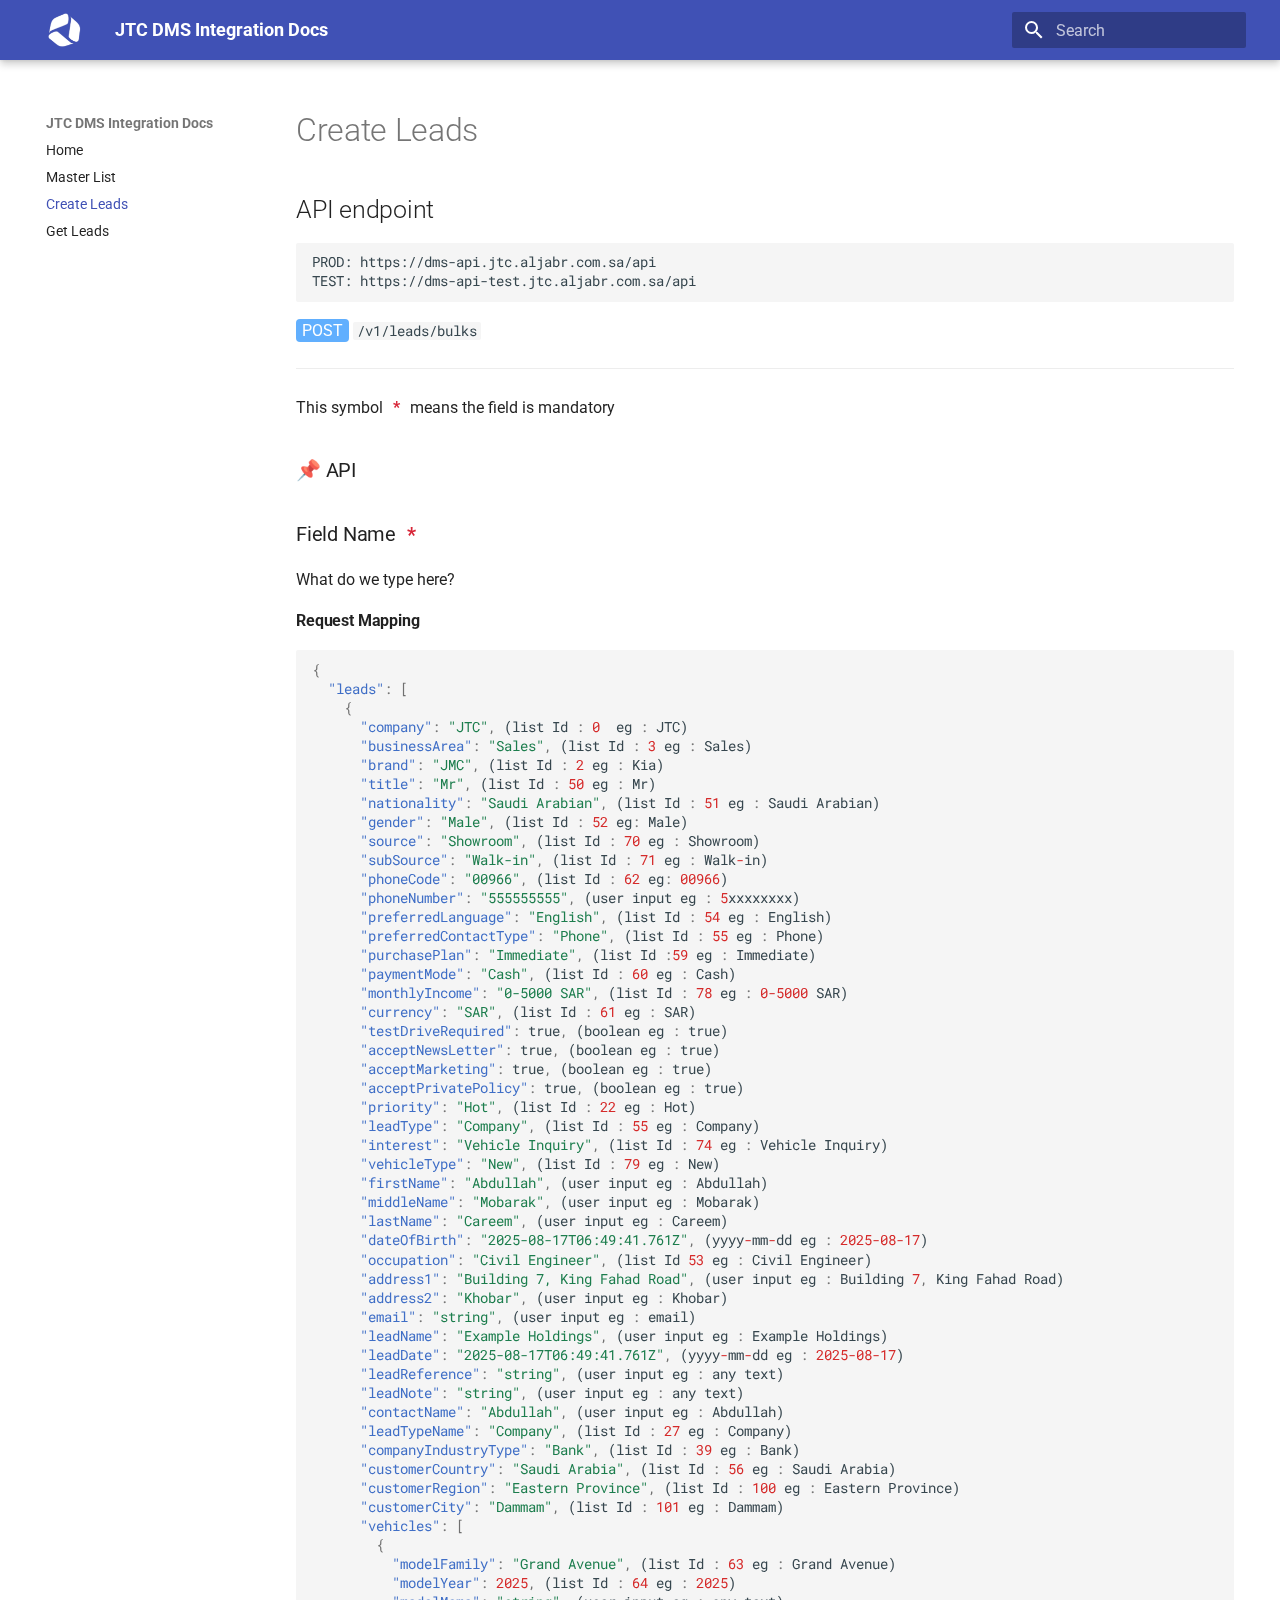
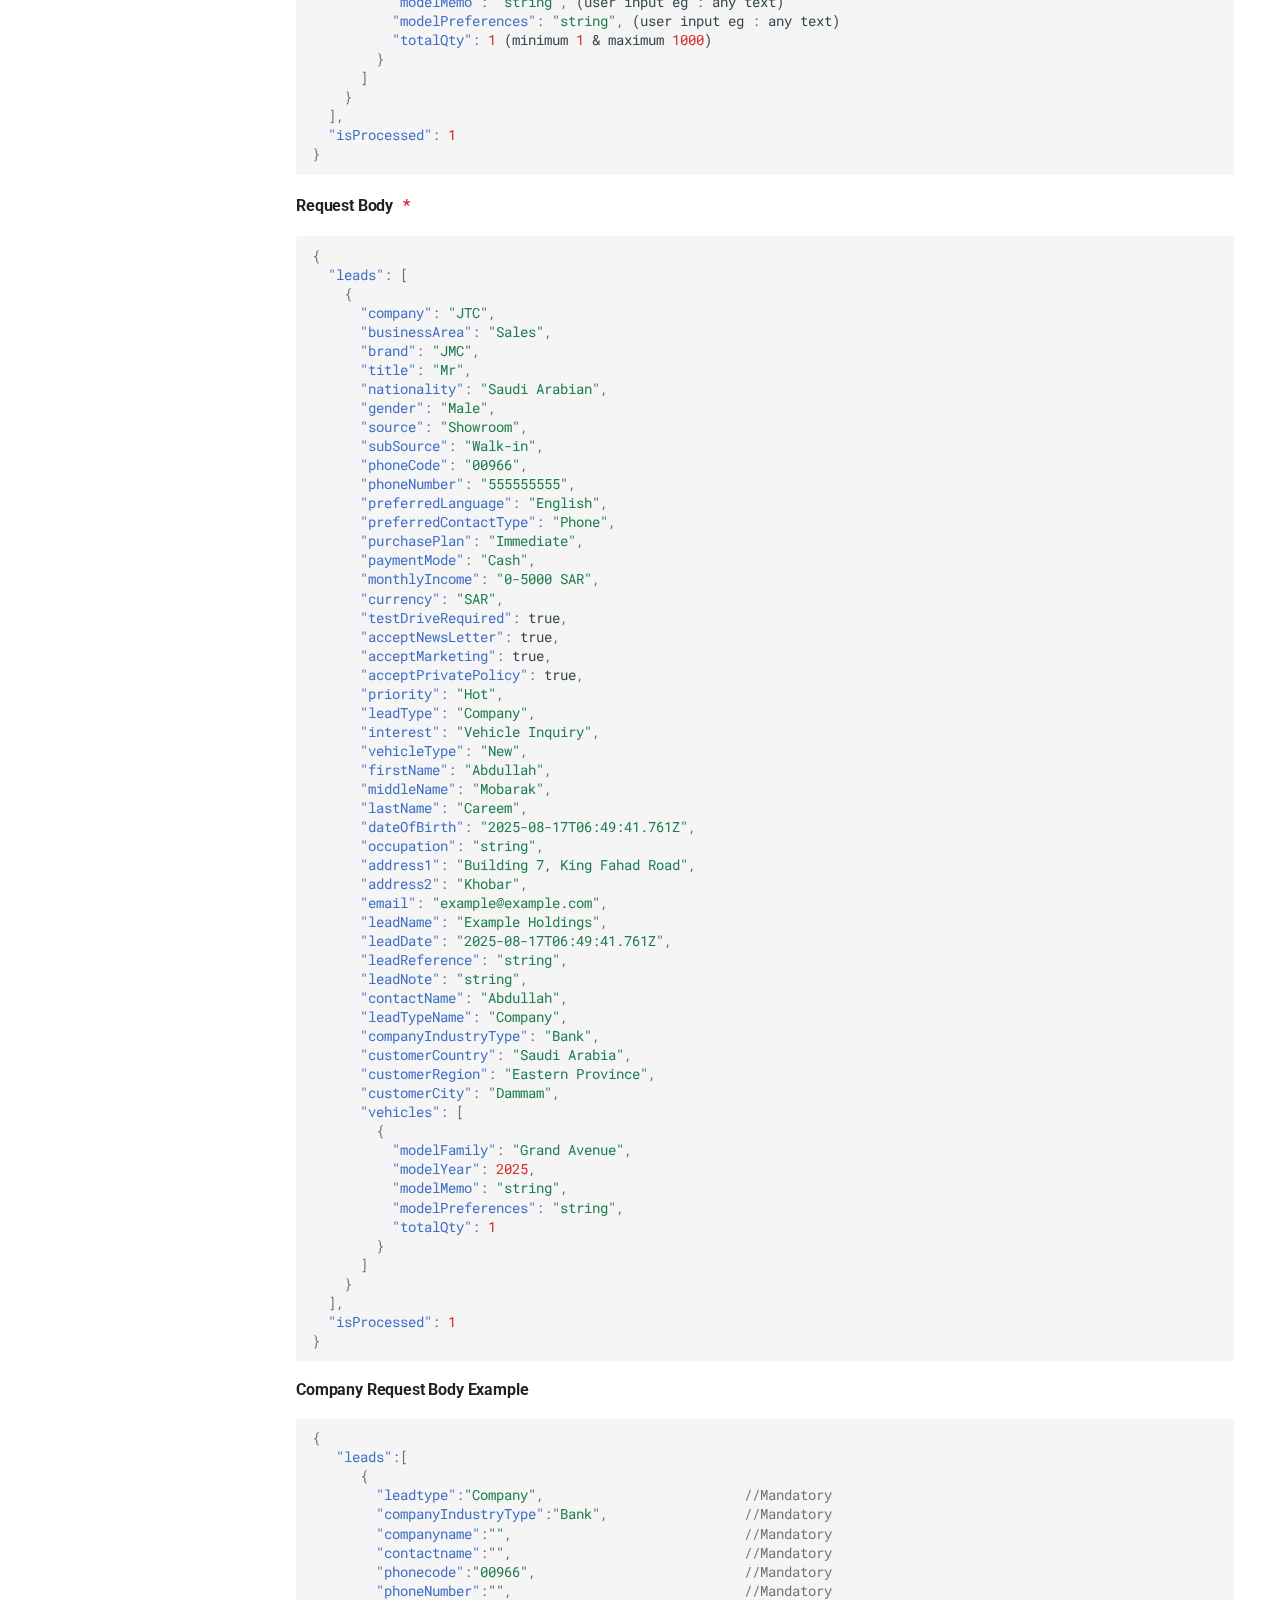
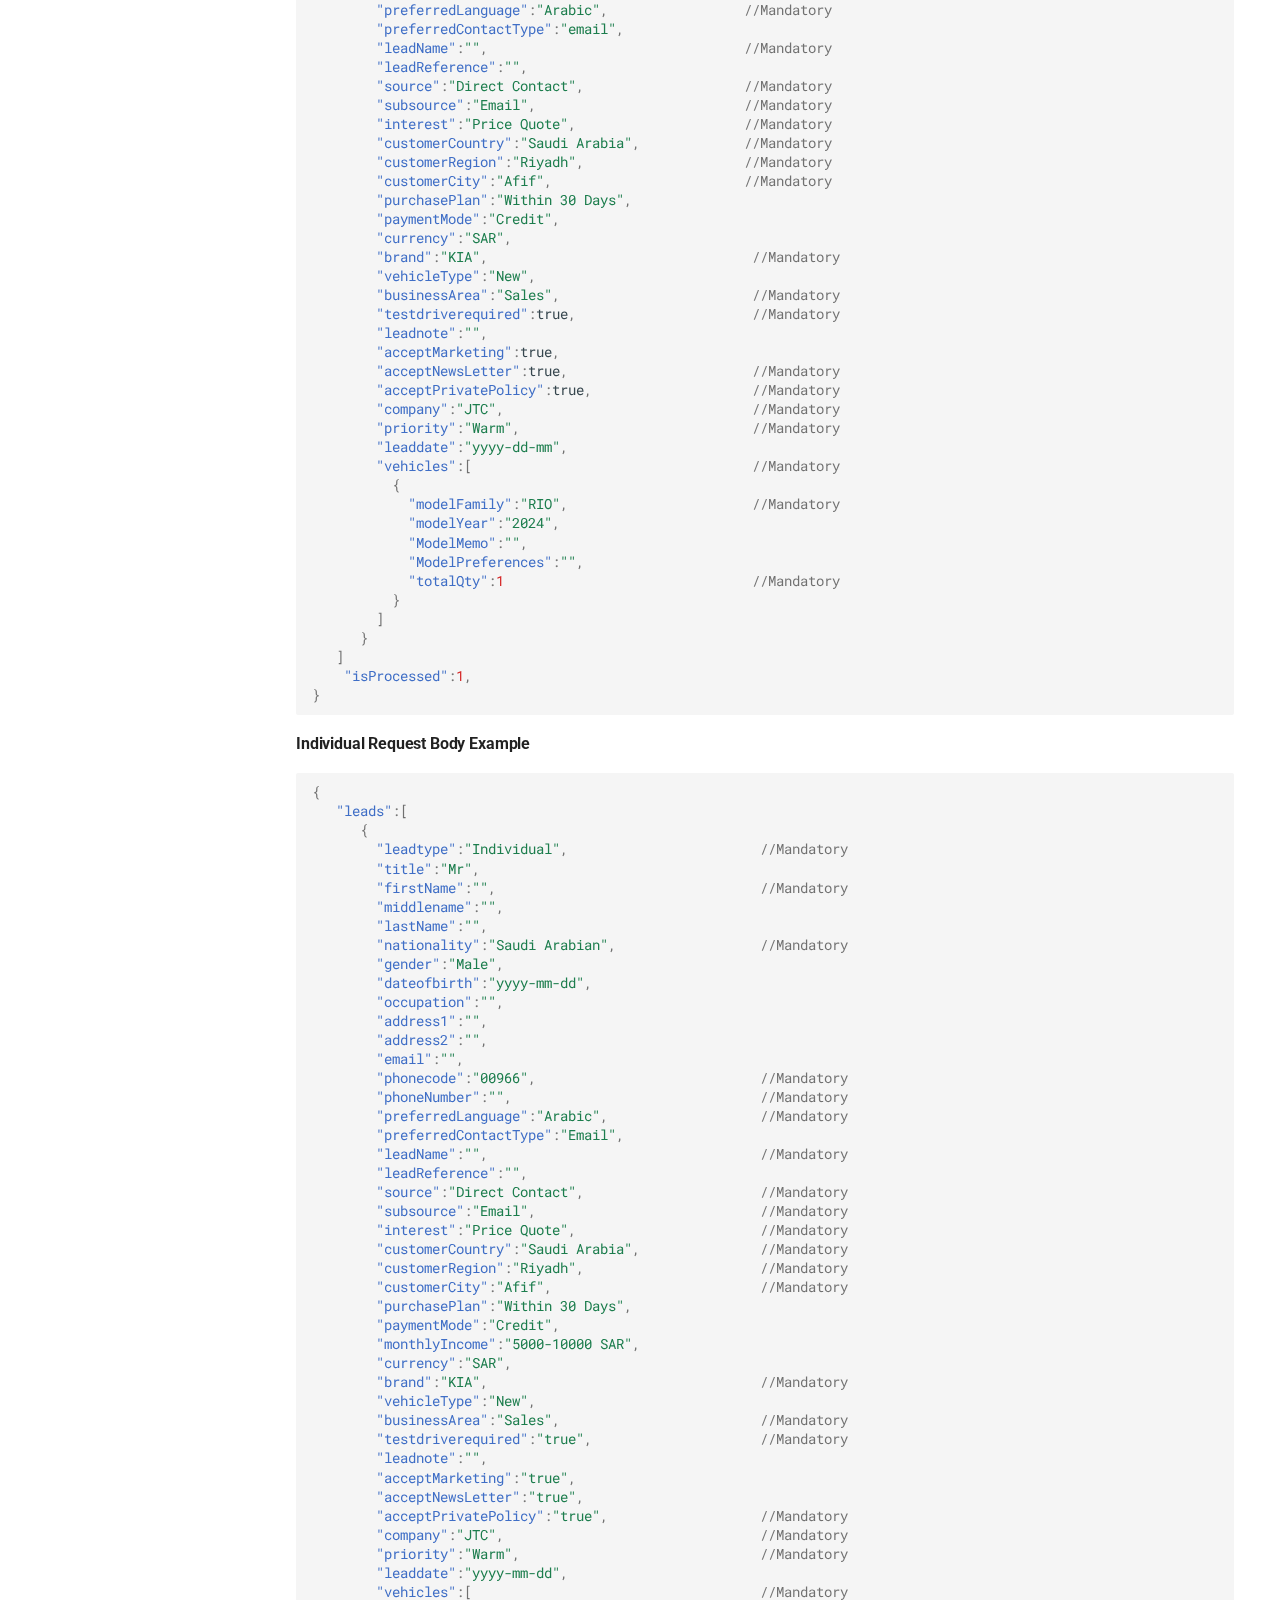
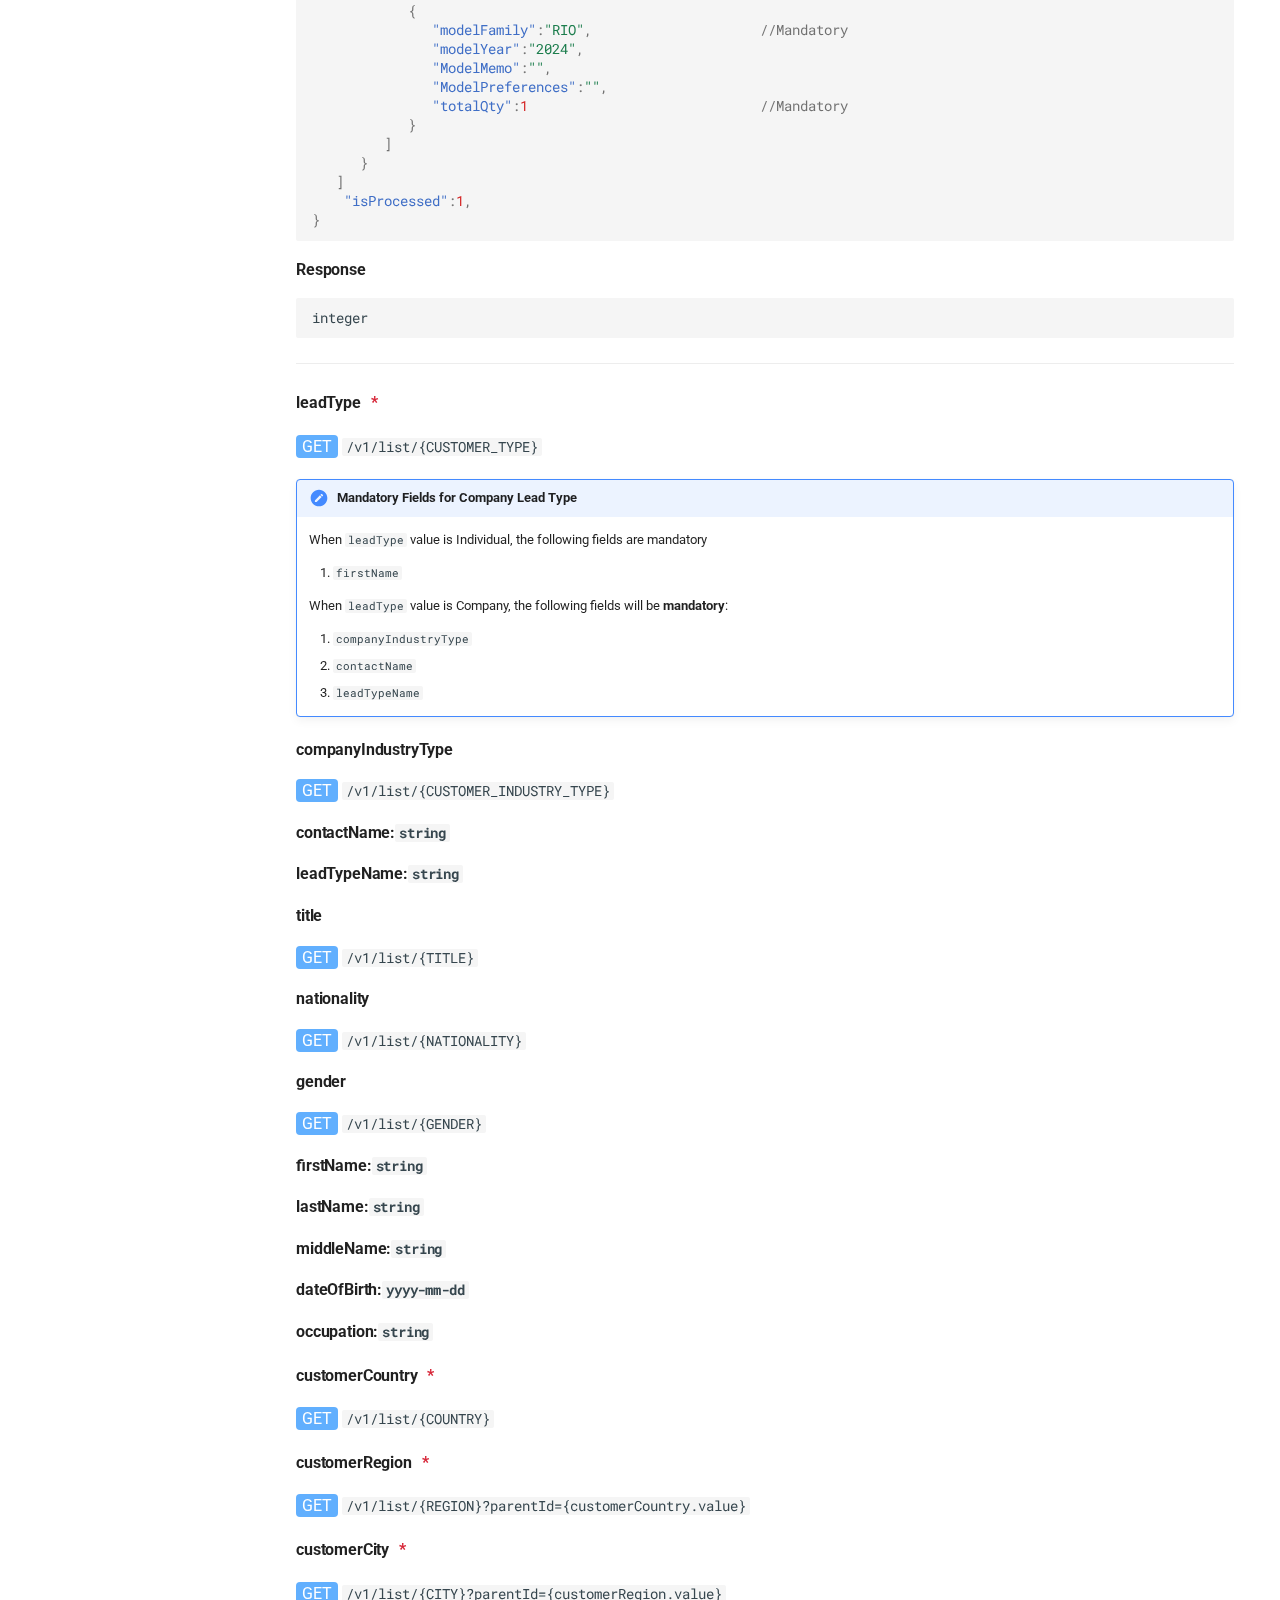
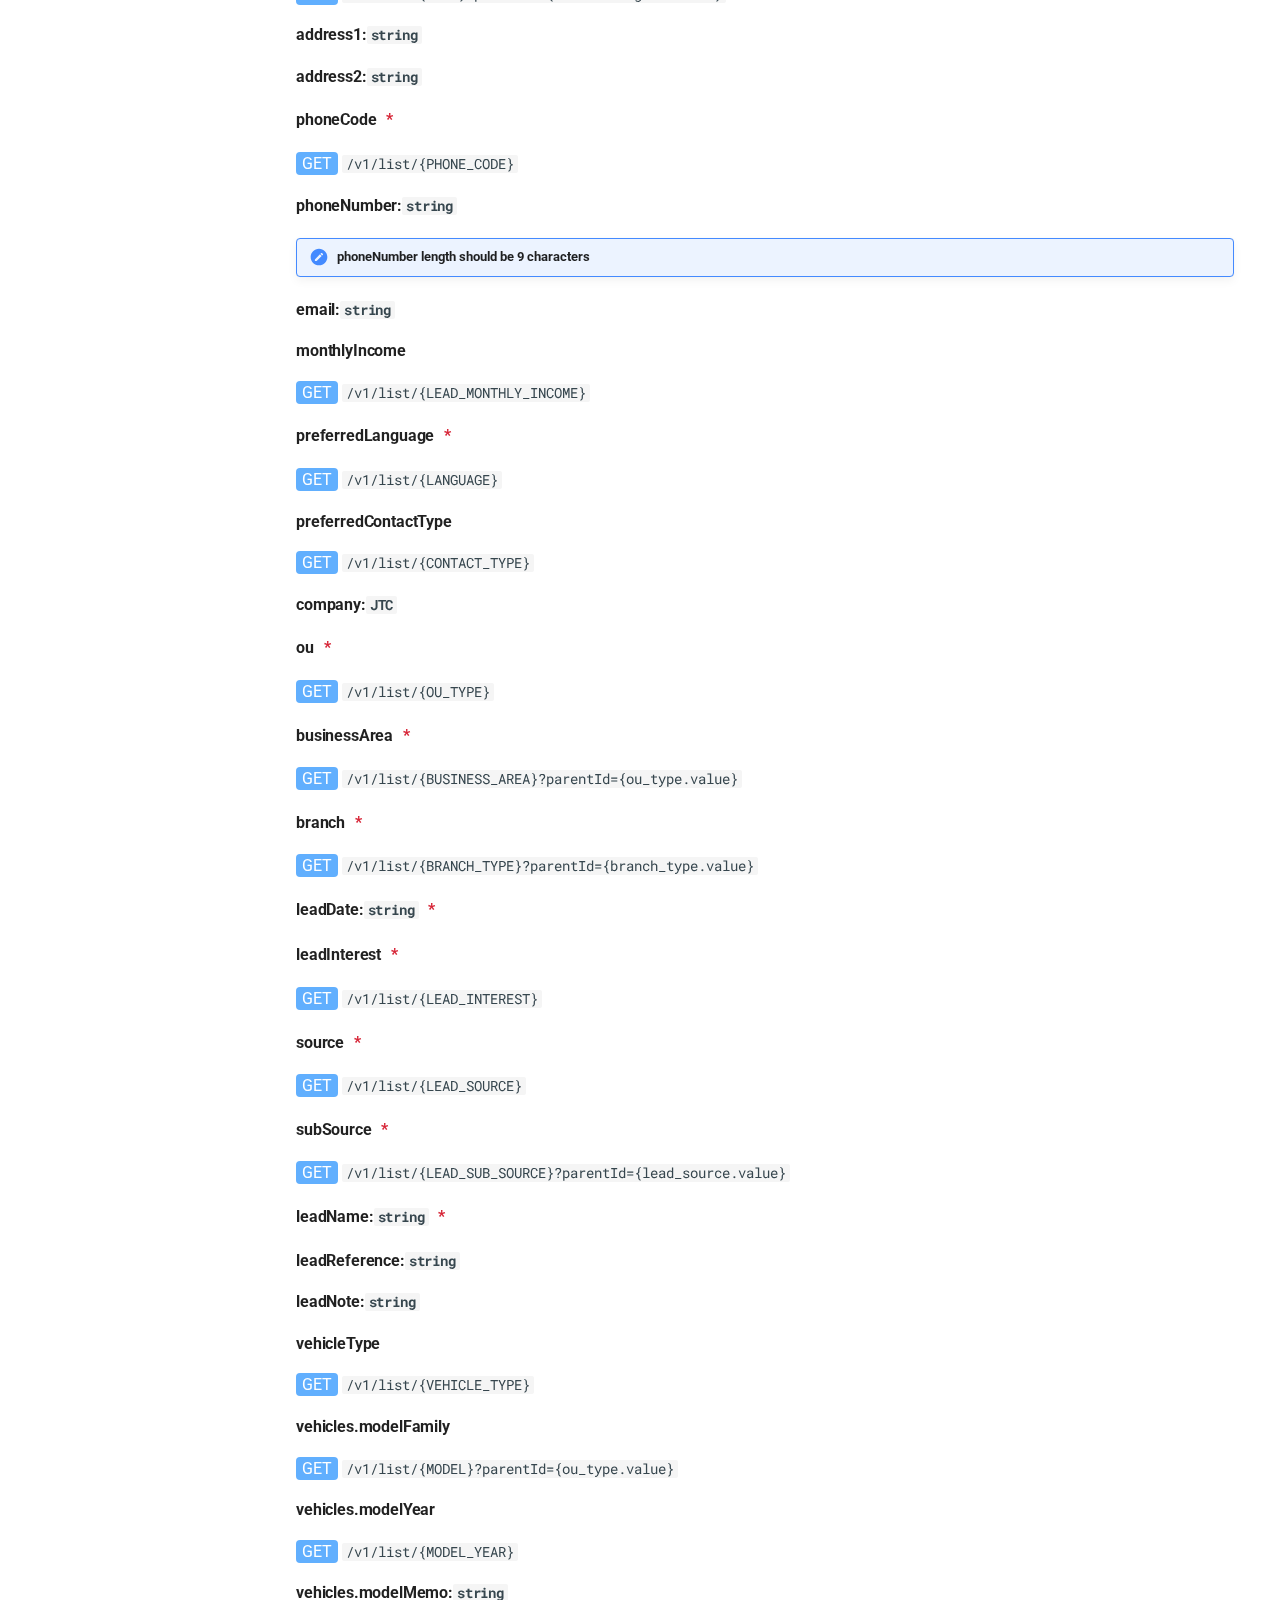
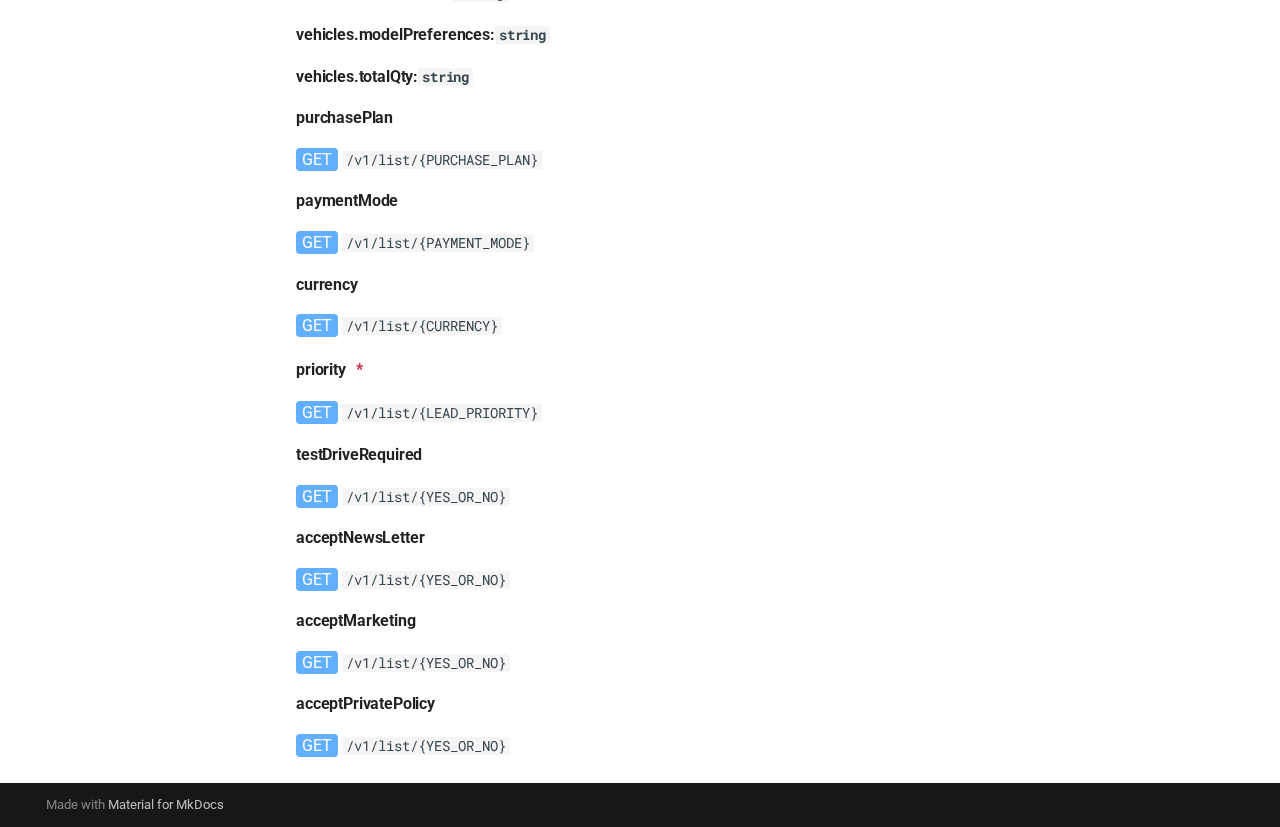
<file: site/create-leads/index.html>
<!doctype html>
<html lang="en" class="no-js">
  <head>
    
      <meta charset="utf-8">
      <meta name="viewport" content="width=device-width,initial-scale=1">
      
      
      
      
        <link rel="prev" href="../lookups/">
      
      
        <link rel="next" href="../get-leads/">
      
      
      <link rel="icon" href="../assets/logo/JTCLogoBlack.png">
      <meta name="generator" content="mkdocs-1.6.1, mkdocs-material-9.6.16">
    
    
      
        <title>Create Leads - JTC DMS Integration Docs</title>
      
    
    
      <link rel="stylesheet" href="../assets/stylesheets/main.7e37652d.min.css">
      
      


    
    
      
    
    
      
        
        
        <link rel="preconnect" href="https://fonts.gstatic.com" crossorigin>
        <link rel="stylesheet" href="https://fonts.googleapis.com/css?family=Roboto:300,300i,400,400i,700,700i%7CRoboto+Mono:400,400i,700,700i&display=fallback">
        <style>:root{--md-text-font:"Roboto";--md-code-font:"Roboto Mono"}</style>
      
    
    
      <link rel="stylesheet" href="../assets/css/style.css">
    
    <script>__md_scope=new URL("..",location),__md_hash=e=>[...e].reduce(((e,_)=>(e<<5)-e+_.charCodeAt(0)),0),__md_get=(e,_=localStorage,t=__md_scope)=>JSON.parse(_.getItem(t.pathname+"."+e)),__md_set=(e,_,t=localStorage,a=__md_scope)=>{try{t.setItem(a.pathname+"."+e,JSON.stringify(_))}catch(e){}}</script>
    
      

    
    
    
  </head>
  
  
    <body dir="ltr">
  
    
    <input class="md-toggle" data-md-toggle="drawer" type="checkbox" id="__drawer" autocomplete="off">
    <input class="md-toggle" data-md-toggle="search" type="checkbox" id="__search" autocomplete="off">
    <label class="md-overlay" for="__drawer"></label>
    <div data-md-component="skip">
      
        
        <a href="#api-endpoint" class="md-skip">
          Skip to content
        </a>
      
    </div>
    <div data-md-component="announce">
      
    </div>
    
    
      

  

<header class="md-header md-header--shadow" data-md-component="header">
  <nav class="md-header__inner md-grid" aria-label="Header">
    <a href=".." title="JTC DMS Integration Docs" class="md-header__button md-logo" aria-label="JTC DMS Integration Docs" data-md-component="logo">
      
  <img src="../assets/logo/JTCLogoWhite.png" alt="logo">

    </a>
    <label class="md-header__button md-icon" for="__drawer">
      
      <svg xmlns="http://www.w3.org/2000/svg" viewBox="0 0 24 24"><path d="M3 6h18v2H3zm0 5h18v2H3zm0 5h18v2H3z"/></svg>
    </label>
    <div class="md-header__title" data-md-component="header-title">
      <div class="md-header__ellipsis">
        <div class="md-header__topic">
          <span class="md-ellipsis">
            JTC DMS Integration Docs
          </span>
        </div>
        <div class="md-header__topic" data-md-component="header-topic">
          <span class="md-ellipsis">
            
              Create Leads
            
          </span>
        </div>
      </div>
    </div>
    
    
      <script>var palette=__md_get("__palette");if(palette&&palette.color){if("(prefers-color-scheme)"===palette.color.media){var media=matchMedia("(prefers-color-scheme: light)"),input=document.querySelector(media.matches?"[data-md-color-media='(prefers-color-scheme: light)']":"[data-md-color-media='(prefers-color-scheme: dark)']");palette.color.media=input.getAttribute("data-md-color-media"),palette.color.scheme=input.getAttribute("data-md-color-scheme"),palette.color.primary=input.getAttribute("data-md-color-primary"),palette.color.accent=input.getAttribute("data-md-color-accent")}for(var[key,value]of Object.entries(palette.color))document.body.setAttribute("data-md-color-"+key,value)}</script>
    
    
    
      
      
        <label class="md-header__button md-icon" for="__search">
          
          <svg xmlns="http://www.w3.org/2000/svg" viewBox="0 0 24 24"><path d="M9.5 3A6.5 6.5 0 0 1 16 9.5c0 1.61-.59 3.09-1.56 4.23l.27.27h.79l5 5-1.5 1.5-5-5v-.79l-.27-.27A6.52 6.52 0 0 1 9.5 16 6.5 6.5 0 0 1 3 9.5 6.5 6.5 0 0 1 9.5 3m0 2C7 5 5 7 5 9.5S7 14 9.5 14 14 12 14 9.5 12 5 9.5 5"/></svg>
        </label>
        <div class="md-search" data-md-component="search" role="dialog">
  <label class="md-search__overlay" for="__search"></label>
  <div class="md-search__inner" role="search">
    <form class="md-search__form" name="search">
      <input type="text" class="md-search__input" name="query" aria-label="Search" placeholder="Search" autocapitalize="off" autocorrect="off" autocomplete="off" spellcheck="false" data-md-component="search-query" required>
      <label class="md-search__icon md-icon" for="__search">
        
        <svg xmlns="http://www.w3.org/2000/svg" viewBox="0 0 24 24"><path d="M9.5 3A6.5 6.5 0 0 1 16 9.5c0 1.61-.59 3.09-1.56 4.23l.27.27h.79l5 5-1.5 1.5-5-5v-.79l-.27-.27A6.52 6.52 0 0 1 9.5 16 6.5 6.5 0 0 1 3 9.5 6.5 6.5 0 0 1 9.5 3m0 2C7 5 5 7 5 9.5S7 14 9.5 14 14 12 14 9.5 12 5 9.5 5"/></svg>
        
        <svg xmlns="http://www.w3.org/2000/svg" viewBox="0 0 24 24"><path d="M20 11v2H8l5.5 5.5-1.42 1.42L4.16 12l7.92-7.92L13.5 5.5 8 11z"/></svg>
      </label>
      <nav class="md-search__options" aria-label="Search">
        
        <button type="reset" class="md-search__icon md-icon" title="Clear" aria-label="Clear" tabindex="-1">
          
          <svg xmlns="http://www.w3.org/2000/svg" viewBox="0 0 24 24"><path d="M19 6.41 17.59 5 12 10.59 6.41 5 5 6.41 10.59 12 5 17.59 6.41 19 12 13.41 17.59 19 19 17.59 13.41 12z"/></svg>
        </button>
      </nav>
      
    </form>
    <div class="md-search__output">
      <div class="md-search__scrollwrap" tabindex="0" data-md-scrollfix>
        <div class="md-search-result" data-md-component="search-result">
          <div class="md-search-result__meta">
            Initializing search
          </div>
          <ol class="md-search-result__list" role="presentation"></ol>
        </div>
      </div>
    </div>
  </div>
</div>
      
    
    
  </nav>
  
</header>
    
    <div class="md-container" data-md-component="container">
      
      
        
          
        
      
      <main class="md-main" data-md-component="main">
        <div class="md-main__inner md-grid">
          
            
              
                
              
              <div class="md-sidebar md-sidebar--primary" data-md-component="sidebar" data-md-type="navigation" >
                <div class="md-sidebar__scrollwrap">
                  <div class="md-sidebar__inner">
                    



<nav class="md-nav md-nav--primary" aria-label="Navigation" data-md-level="0">
  <label class="md-nav__title" for="__drawer">
    <a href=".." title="JTC DMS Integration Docs" class="md-nav__button md-logo" aria-label="JTC DMS Integration Docs" data-md-component="logo">
      
  <img src="../assets/logo/JTCLogoWhite.png" alt="logo">

    </a>
    JTC DMS Integration Docs
  </label>
  
  <ul class="md-nav__list" data-md-scrollfix>
    
      
      
  
  
  
  
    <li class="md-nav__item">
      <a href=".." class="md-nav__link">
        
  
  
  <span class="md-ellipsis">
    Home
    
  </span>
  

      </a>
    </li>
  

    
      
      
  
  
  
  
    <li class="md-nav__item">
      <a href="../lookups/" class="md-nav__link">
        
  
  
  <span class="md-ellipsis">
    Master List
    
  </span>
  

      </a>
    </li>
  

    
      
      
  
  
    
  
  
  
    <li class="md-nav__item md-nav__item--active">
      
      <input class="md-nav__toggle md-toggle" type="checkbox" id="__toc">
      
      
      
        <label class="md-nav__link md-nav__link--active" for="__toc">
          
  
  
  <span class="md-ellipsis">
    Create Leads
    
  </span>
  

          <span class="md-nav__icon md-icon"></span>
        </label>
      
      <a href="./" class="md-nav__link md-nav__link--active">
        
  
  
  <span class="md-ellipsis">
    Create Leads
    
  </span>
  

      </a>
      
        

<nav class="md-nav md-nav--secondary" aria-label="Table of contents">
  
  
  
  
    <label class="md-nav__title" for="__toc">
      <span class="md-nav__icon md-icon"></span>
      Table of contents
    </label>
    <ul class="md-nav__list" data-md-component="toc" data-md-scrollfix>
      
        <li class="md-nav__item">
  <a href="#api-endpoint" class="md-nav__link">
    <span class="md-ellipsis">
      API endpoint
    </span>
  </a>
  
    <nav class="md-nav" aria-label="API endpoint">
      <ul class="md-nav__list">
        
          <li class="md-nav__item">
  <a href="#api" class="md-nav__link">
    <span class="md-ellipsis">
      📌 API
    </span>
  </a>
  
</li>
        
          <li class="md-nav__item">
  <a href="#field-name" class="md-nav__link">
    <span class="md-ellipsis">
      Field Name *
    </span>
  </a>
  
    <nav class="md-nav" aria-label="Field Name *">
      <ul class="md-nav__list">
        
          <li class="md-nav__item">
  <a href="#request-mapping" class="md-nav__link">
    <span class="md-ellipsis">
      Request Mapping
    </span>
  </a>
  
</li>
        
          <li class="md-nav__item">
  <a href="#request-body" class="md-nav__link">
    <span class="md-ellipsis">
      Request Body *
    </span>
  </a>
  
</li>
        
          <li class="md-nav__item">
  <a href="#company-request-body-example" class="md-nav__link">
    <span class="md-ellipsis">
      Company Request Body Example
    </span>
  </a>
  
</li>
        
          <li class="md-nav__item">
  <a href="#individual-request-body-example" class="md-nav__link">
    <span class="md-ellipsis">
      Individual Request Body Example
    </span>
  </a>
  
</li>
        
          <li class="md-nav__item">
  <a href="#response" class="md-nav__link">
    <span class="md-ellipsis">
      Response
    </span>
  </a>
  
</li>
        
          <li class="md-nav__item">
  <a href="#leadtype" class="md-nav__link">
    <span class="md-ellipsis">
      leadType *
    </span>
  </a>
  
</li>
        
          <li class="md-nav__item">
  <a href="#companyindustrytype" class="md-nav__link">
    <span class="md-ellipsis">
      companyIndustryType
    </span>
  </a>
  
</li>
        
          <li class="md-nav__item">
  <a href="#contactnamestring" class="md-nav__link">
    <span class="md-ellipsis">
      contactName:string
    </span>
  </a>
  
</li>
        
          <li class="md-nav__item">
  <a href="#leadtypenamestring" class="md-nav__link">
    <span class="md-ellipsis">
      leadTypeName:string
    </span>
  </a>
  
</li>
        
          <li class="md-nav__item">
  <a href="#title" class="md-nav__link">
    <span class="md-ellipsis">
      title
    </span>
  </a>
  
</li>
        
          <li class="md-nav__item">
  <a href="#nationality" class="md-nav__link">
    <span class="md-ellipsis">
      nationality
    </span>
  </a>
  
</li>
        
          <li class="md-nav__item">
  <a href="#gender" class="md-nav__link">
    <span class="md-ellipsis">
      gender
    </span>
  </a>
  
</li>
        
          <li class="md-nav__item">
  <a href="#firstnamestring" class="md-nav__link">
    <span class="md-ellipsis">
      firstName:string
    </span>
  </a>
  
</li>
        
          <li class="md-nav__item">
  <a href="#lastnamestring" class="md-nav__link">
    <span class="md-ellipsis">
      lastName:string
    </span>
  </a>
  
</li>
        
          <li class="md-nav__item">
  <a href="#middlenamestring" class="md-nav__link">
    <span class="md-ellipsis">
      middleName:string
    </span>
  </a>
  
</li>
        
          <li class="md-nav__item">
  <a href="#dateofbirthyyyy-mm-dd" class="md-nav__link">
    <span class="md-ellipsis">
      dateOfBirth:yyyy-mm-dd
    </span>
  </a>
  
</li>
        
          <li class="md-nav__item">
  <a href="#occupationstring" class="md-nav__link">
    <span class="md-ellipsis">
      occupation:string
    </span>
  </a>
  
</li>
        
          <li class="md-nav__item">
  <a href="#customercountry" class="md-nav__link">
    <span class="md-ellipsis">
      customerCountry *
    </span>
  </a>
  
</li>
        
          <li class="md-nav__item">
  <a href="#customerregion" class="md-nav__link">
    <span class="md-ellipsis">
      customerRegion *
    </span>
  </a>
  
</li>
        
          <li class="md-nav__item">
  <a href="#customercity" class="md-nav__link">
    <span class="md-ellipsis">
      customerCity *
    </span>
  </a>
  
</li>
        
          <li class="md-nav__item">
  <a href="#address1string" class="md-nav__link">
    <span class="md-ellipsis">
      address1:string
    </span>
  </a>
  
</li>
        
          <li class="md-nav__item">
  <a href="#address2string" class="md-nav__link">
    <span class="md-ellipsis">
      address2:string
    </span>
  </a>
  
</li>
        
          <li class="md-nav__item">
  <a href="#phonecode" class="md-nav__link">
    <span class="md-ellipsis">
      phoneCode *
    </span>
  </a>
  
</li>
        
          <li class="md-nav__item">
  <a href="#phonenumberstring" class="md-nav__link">
    <span class="md-ellipsis">
      phoneNumber:string
    </span>
  </a>
  
</li>
        
          <li class="md-nav__item">
  <a href="#emailstring" class="md-nav__link">
    <span class="md-ellipsis">
      email:string
    </span>
  </a>
  
</li>
        
          <li class="md-nav__item">
  <a href="#monthlyincome" class="md-nav__link">
    <span class="md-ellipsis">
      monthlyIncome
    </span>
  </a>
  
</li>
        
          <li class="md-nav__item">
  <a href="#preferredlanguage" class="md-nav__link">
    <span class="md-ellipsis">
      preferredLanguage *
    </span>
  </a>
  
</li>
        
          <li class="md-nav__item">
  <a href="#preferredcontacttype" class="md-nav__link">
    <span class="md-ellipsis">
      preferredContactType
    </span>
  </a>
  
</li>
        
          <li class="md-nav__item">
  <a href="#companyjtc" class="md-nav__link">
    <span class="md-ellipsis">
      company:JTC
    </span>
  </a>
  
</li>
        
          <li class="md-nav__item">
  <a href="#ou" class="md-nav__link">
    <span class="md-ellipsis">
      ou *
    </span>
  </a>
  
</li>
        
          <li class="md-nav__item">
  <a href="#businessarea" class="md-nav__link">
    <span class="md-ellipsis">
      businessArea *
    </span>
  </a>
  
</li>
        
          <li class="md-nav__item">
  <a href="#branch" class="md-nav__link">
    <span class="md-ellipsis">
      branch *
    </span>
  </a>
  
</li>
        
          <li class="md-nav__item">
  <a href="#leaddatestring" class="md-nav__link">
    <span class="md-ellipsis">
      leadDate:string *
    </span>
  </a>
  
</li>
        
          <li class="md-nav__item">
  <a href="#leadinterest" class="md-nav__link">
    <span class="md-ellipsis">
      leadInterest *
    </span>
  </a>
  
</li>
        
          <li class="md-nav__item">
  <a href="#source" class="md-nav__link">
    <span class="md-ellipsis">
      source *
    </span>
  </a>
  
</li>
        
          <li class="md-nav__item">
  <a href="#subsource" class="md-nav__link">
    <span class="md-ellipsis">
      subSource *
    </span>
  </a>
  
</li>
        
          <li class="md-nav__item">
  <a href="#leadnamestring" class="md-nav__link">
    <span class="md-ellipsis">
      leadName:string *
    </span>
  </a>
  
</li>
        
          <li class="md-nav__item">
  <a href="#leadreferencestring" class="md-nav__link">
    <span class="md-ellipsis">
      leadReference:string
    </span>
  </a>
  
</li>
        
          <li class="md-nav__item">
  <a href="#leadnotestring" class="md-nav__link">
    <span class="md-ellipsis">
      leadNote:string
    </span>
  </a>
  
</li>
        
          <li class="md-nav__item">
  <a href="#vehicletype" class="md-nav__link">
    <span class="md-ellipsis">
      vehicleType
    </span>
  </a>
  
</li>
        
          <li class="md-nav__item">
  <a href="#vehiclesmodelfamily" class="md-nav__link">
    <span class="md-ellipsis">
      vehicles.modelFamily
    </span>
  </a>
  
</li>
        
          <li class="md-nav__item">
  <a href="#vehiclesmodelyear" class="md-nav__link">
    <span class="md-ellipsis">
      vehicles.modelYear
    </span>
  </a>
  
</li>
        
          <li class="md-nav__item">
  <a href="#vehiclesmodelmemostring" class="md-nav__link">
    <span class="md-ellipsis">
      vehicles.modelMemo:string
    </span>
  </a>
  
</li>
        
          <li class="md-nav__item">
  <a href="#vehiclesmodelpreferencesstring" class="md-nav__link">
    <span class="md-ellipsis">
      vehicles.modelPreferences:string
    </span>
  </a>
  
</li>
        
          <li class="md-nav__item">
  <a href="#vehiclestotalqtystring" class="md-nav__link">
    <span class="md-ellipsis">
      vehicles.totalQty:string
    </span>
  </a>
  
</li>
        
          <li class="md-nav__item">
  <a href="#purchaseplan" class="md-nav__link">
    <span class="md-ellipsis">
      purchasePlan
    </span>
  </a>
  
</li>
        
          <li class="md-nav__item">
  <a href="#paymentmode" class="md-nav__link">
    <span class="md-ellipsis">
      paymentMode
    </span>
  </a>
  
</li>
        
          <li class="md-nav__item">
  <a href="#currency" class="md-nav__link">
    <span class="md-ellipsis">
      currency
    </span>
  </a>
  
</li>
        
          <li class="md-nav__item">
  <a href="#priority" class="md-nav__link">
    <span class="md-ellipsis">
      priority *
    </span>
  </a>
  
</li>
        
          <li class="md-nav__item">
  <a href="#testdriverequired" class="md-nav__link">
    <span class="md-ellipsis">
      testDriveRequired
    </span>
  </a>
  
</li>
        
          <li class="md-nav__item">
  <a href="#acceptnewsletter" class="md-nav__link">
    <span class="md-ellipsis">
      acceptNewsLetter
    </span>
  </a>
  
</li>
        
          <li class="md-nav__item">
  <a href="#acceptmarketing" class="md-nav__link">
    <span class="md-ellipsis">
      acceptMarketing
    </span>
  </a>
  
</li>
        
          <li class="md-nav__item">
  <a href="#acceptprivatepolicy" class="md-nav__link">
    <span class="md-ellipsis">
      acceptPrivatePolicy
    </span>
  </a>
  
</li>
        
      </ul>
    </nav>
  
</li>
        
      </ul>
    </nav>
  
</li>
      
    </ul>
  
</nav>
      
    </li>
  

    
      
      
  
  
  
  
    <li class="md-nav__item">
      <a href="../get-leads/" class="md-nav__link">
        
  
  
  <span class="md-ellipsis">
    Get Leads
    
  </span>
  

      </a>
    </li>
  

    
  </ul>
</nav>
                  </div>
                </div>
              </div>
            
            
              
                
              
              <div class="md-sidebar md-sidebar--secondary" data-md-component="sidebar" data-md-type="toc" hidden>
                <div class="md-sidebar__scrollwrap">
                  <div class="md-sidebar__inner">
                    

<nav class="md-nav md-nav--secondary" aria-label="Table of contents">
  
  
  
  
    <label class="md-nav__title" for="__toc">
      <span class="md-nav__icon md-icon"></span>
      Table of contents
    </label>
    <ul class="md-nav__list" data-md-component="toc" data-md-scrollfix>
      
        <li class="md-nav__item">
  <a href="#api-endpoint" class="md-nav__link">
    <span class="md-ellipsis">
      API endpoint
    </span>
  </a>
  
    <nav class="md-nav" aria-label="API endpoint">
      <ul class="md-nav__list">
        
          <li class="md-nav__item">
  <a href="#api" class="md-nav__link">
    <span class="md-ellipsis">
      📌 API
    </span>
  </a>
  
</li>
        
          <li class="md-nav__item">
  <a href="#field-name" class="md-nav__link">
    <span class="md-ellipsis">
      Field Name *
    </span>
  </a>
  
    <nav class="md-nav" aria-label="Field Name *">
      <ul class="md-nav__list">
        
          <li class="md-nav__item">
  <a href="#request-mapping" class="md-nav__link">
    <span class="md-ellipsis">
      Request Mapping
    </span>
  </a>
  
</li>
        
          <li class="md-nav__item">
  <a href="#request-body" class="md-nav__link">
    <span class="md-ellipsis">
      Request Body *
    </span>
  </a>
  
</li>
        
          <li class="md-nav__item">
  <a href="#company-request-body-example" class="md-nav__link">
    <span class="md-ellipsis">
      Company Request Body Example
    </span>
  </a>
  
</li>
        
          <li class="md-nav__item">
  <a href="#individual-request-body-example" class="md-nav__link">
    <span class="md-ellipsis">
      Individual Request Body Example
    </span>
  </a>
  
</li>
        
          <li class="md-nav__item">
  <a href="#response" class="md-nav__link">
    <span class="md-ellipsis">
      Response
    </span>
  </a>
  
</li>
        
          <li class="md-nav__item">
  <a href="#leadtype" class="md-nav__link">
    <span class="md-ellipsis">
      leadType *
    </span>
  </a>
  
</li>
        
          <li class="md-nav__item">
  <a href="#companyindustrytype" class="md-nav__link">
    <span class="md-ellipsis">
      companyIndustryType
    </span>
  </a>
  
</li>
        
          <li class="md-nav__item">
  <a href="#contactnamestring" class="md-nav__link">
    <span class="md-ellipsis">
      contactName:string
    </span>
  </a>
  
</li>
        
          <li class="md-nav__item">
  <a href="#leadtypenamestring" class="md-nav__link">
    <span class="md-ellipsis">
      leadTypeName:string
    </span>
  </a>
  
</li>
        
          <li class="md-nav__item">
  <a href="#title" class="md-nav__link">
    <span class="md-ellipsis">
      title
    </span>
  </a>
  
</li>
        
          <li class="md-nav__item">
  <a href="#nationality" class="md-nav__link">
    <span class="md-ellipsis">
      nationality
    </span>
  </a>
  
</li>
        
          <li class="md-nav__item">
  <a href="#gender" class="md-nav__link">
    <span class="md-ellipsis">
      gender
    </span>
  </a>
  
</li>
        
          <li class="md-nav__item">
  <a href="#firstnamestring" class="md-nav__link">
    <span class="md-ellipsis">
      firstName:string
    </span>
  </a>
  
</li>
        
          <li class="md-nav__item">
  <a href="#lastnamestring" class="md-nav__link">
    <span class="md-ellipsis">
      lastName:string
    </span>
  </a>
  
</li>
        
          <li class="md-nav__item">
  <a href="#middlenamestring" class="md-nav__link">
    <span class="md-ellipsis">
      middleName:string
    </span>
  </a>
  
</li>
        
          <li class="md-nav__item">
  <a href="#dateofbirthyyyy-mm-dd" class="md-nav__link">
    <span class="md-ellipsis">
      dateOfBirth:yyyy-mm-dd
    </span>
  </a>
  
</li>
        
          <li class="md-nav__item">
  <a href="#occupationstring" class="md-nav__link">
    <span class="md-ellipsis">
      occupation:string
    </span>
  </a>
  
</li>
        
          <li class="md-nav__item">
  <a href="#customercountry" class="md-nav__link">
    <span class="md-ellipsis">
      customerCountry *
    </span>
  </a>
  
</li>
        
          <li class="md-nav__item">
  <a href="#customerregion" class="md-nav__link">
    <span class="md-ellipsis">
      customerRegion *
    </span>
  </a>
  
</li>
        
          <li class="md-nav__item">
  <a href="#customercity" class="md-nav__link">
    <span class="md-ellipsis">
      customerCity *
    </span>
  </a>
  
</li>
        
          <li class="md-nav__item">
  <a href="#address1string" class="md-nav__link">
    <span class="md-ellipsis">
      address1:string
    </span>
  </a>
  
</li>
        
          <li class="md-nav__item">
  <a href="#address2string" class="md-nav__link">
    <span class="md-ellipsis">
      address2:string
    </span>
  </a>
  
</li>
        
          <li class="md-nav__item">
  <a href="#phonecode" class="md-nav__link">
    <span class="md-ellipsis">
      phoneCode *
    </span>
  </a>
  
</li>
        
          <li class="md-nav__item">
  <a href="#phonenumberstring" class="md-nav__link">
    <span class="md-ellipsis">
      phoneNumber:string
    </span>
  </a>
  
</li>
        
          <li class="md-nav__item">
  <a href="#emailstring" class="md-nav__link">
    <span class="md-ellipsis">
      email:string
    </span>
  </a>
  
</li>
        
          <li class="md-nav__item">
  <a href="#monthlyincome" class="md-nav__link">
    <span class="md-ellipsis">
      monthlyIncome
    </span>
  </a>
  
</li>
        
          <li class="md-nav__item">
  <a href="#preferredlanguage" class="md-nav__link">
    <span class="md-ellipsis">
      preferredLanguage *
    </span>
  </a>
  
</li>
        
          <li class="md-nav__item">
  <a href="#preferredcontacttype" class="md-nav__link">
    <span class="md-ellipsis">
      preferredContactType
    </span>
  </a>
  
</li>
        
          <li class="md-nav__item">
  <a href="#companyjtc" class="md-nav__link">
    <span class="md-ellipsis">
      company:JTC
    </span>
  </a>
  
</li>
        
          <li class="md-nav__item">
  <a href="#ou" class="md-nav__link">
    <span class="md-ellipsis">
      ou *
    </span>
  </a>
  
</li>
        
          <li class="md-nav__item">
  <a href="#businessarea" class="md-nav__link">
    <span class="md-ellipsis">
      businessArea *
    </span>
  </a>
  
</li>
        
          <li class="md-nav__item">
  <a href="#branch" class="md-nav__link">
    <span class="md-ellipsis">
      branch *
    </span>
  </a>
  
</li>
        
          <li class="md-nav__item">
  <a href="#leaddatestring" class="md-nav__link">
    <span class="md-ellipsis">
      leadDate:string *
    </span>
  </a>
  
</li>
        
          <li class="md-nav__item">
  <a href="#leadinterest" class="md-nav__link">
    <span class="md-ellipsis">
      leadInterest *
    </span>
  </a>
  
</li>
        
          <li class="md-nav__item">
  <a href="#source" class="md-nav__link">
    <span class="md-ellipsis">
      source *
    </span>
  </a>
  
</li>
        
          <li class="md-nav__item">
  <a href="#subsource" class="md-nav__link">
    <span class="md-ellipsis">
      subSource *
    </span>
  </a>
  
</li>
        
          <li class="md-nav__item">
  <a href="#leadnamestring" class="md-nav__link">
    <span class="md-ellipsis">
      leadName:string *
    </span>
  </a>
  
</li>
        
          <li class="md-nav__item">
  <a href="#leadreferencestring" class="md-nav__link">
    <span class="md-ellipsis">
      leadReference:string
    </span>
  </a>
  
</li>
        
          <li class="md-nav__item">
  <a href="#leadnotestring" class="md-nav__link">
    <span class="md-ellipsis">
      leadNote:string
    </span>
  </a>
  
</li>
        
          <li class="md-nav__item">
  <a href="#vehicletype" class="md-nav__link">
    <span class="md-ellipsis">
      vehicleType
    </span>
  </a>
  
</li>
        
          <li class="md-nav__item">
  <a href="#vehiclesmodelfamily" class="md-nav__link">
    <span class="md-ellipsis">
      vehicles.modelFamily
    </span>
  </a>
  
</li>
        
          <li class="md-nav__item">
  <a href="#vehiclesmodelyear" class="md-nav__link">
    <span class="md-ellipsis">
      vehicles.modelYear
    </span>
  </a>
  
</li>
        
          <li class="md-nav__item">
  <a href="#vehiclesmodelmemostring" class="md-nav__link">
    <span class="md-ellipsis">
      vehicles.modelMemo:string
    </span>
  </a>
  
</li>
        
          <li class="md-nav__item">
  <a href="#vehiclesmodelpreferencesstring" class="md-nav__link">
    <span class="md-ellipsis">
      vehicles.modelPreferences:string
    </span>
  </a>
  
</li>
        
          <li class="md-nav__item">
  <a href="#vehiclestotalqtystring" class="md-nav__link">
    <span class="md-ellipsis">
      vehicles.totalQty:string
    </span>
  </a>
  
</li>
        
          <li class="md-nav__item">
  <a href="#purchaseplan" class="md-nav__link">
    <span class="md-ellipsis">
      purchasePlan
    </span>
  </a>
  
</li>
        
          <li class="md-nav__item">
  <a href="#paymentmode" class="md-nav__link">
    <span class="md-ellipsis">
      paymentMode
    </span>
  </a>
  
</li>
        
          <li class="md-nav__item">
  <a href="#currency" class="md-nav__link">
    <span class="md-ellipsis">
      currency
    </span>
  </a>
  
</li>
        
          <li class="md-nav__item">
  <a href="#priority" class="md-nav__link">
    <span class="md-ellipsis">
      priority *
    </span>
  </a>
  
</li>
        
          <li class="md-nav__item">
  <a href="#testdriverequired" class="md-nav__link">
    <span class="md-ellipsis">
      testDriveRequired
    </span>
  </a>
  
</li>
        
          <li class="md-nav__item">
  <a href="#acceptnewsletter" class="md-nav__link">
    <span class="md-ellipsis">
      acceptNewsLetter
    </span>
  </a>
  
</li>
        
          <li class="md-nav__item">
  <a href="#acceptmarketing" class="md-nav__link">
    <span class="md-ellipsis">
      acceptMarketing
    </span>
  </a>
  
</li>
        
          <li class="md-nav__item">
  <a href="#acceptprivatepolicy" class="md-nav__link">
    <span class="md-ellipsis">
      acceptPrivatePolicy
    </span>
  </a>
  
</li>
        
      </ul>
    </nav>
  
</li>
        
      </ul>
    </nav>
  
</li>
      
    </ul>
  
</nav>
                  </div>
                </div>
              </div>
            
          
          
            <div class="md-content" data-md-component="content">
              <article class="md-content__inner md-typeset">
                
                  
  




  <h1>Create Leads</h1>

<h2 id="api-endpoint">API endpoint</h2>
<p><div class="language-text highlight"><pre><span></span><code><span id="__span-0-1"><a id="__codelineno-0-1" name="__codelineno-0-1" href="#__codelineno-0-1"></a>PROD: https://dms-api.jtc.aljabr.com.sa/api
</span><span id="__span-0-2"><a id="__codelineno-0-2" name="__codelineno-0-2" href="#__codelineno-0-2"></a>TEST: https://dms-api-test.jtc.aljabr.com.sa/api
</span></code></pre></div>
<a><span class="http-get">POST</span></a> <code>/v1/leads/bulks</code></p>
<hr />
<p>This symbol <span class="flag-required">*</span>  means the field is mandatory </p>
<h3 id="api">📌 API</h3>
<h3 id="field-name">Field Name <span class="flag-required">*</span></h3>
<p>What do we type here?</p>
<h4 id="request-mapping">Request Mapping</h4>
<div class="language-json highlight"><pre><span></span><code><span id="__span-1-1"><a id="__codelineno-1-1" name="__codelineno-1-1" href="#__codelineno-1-1"></a><span class="p">{</span>
</span><span id="__span-1-2"><a id="__codelineno-1-2" name="__codelineno-1-2" href="#__codelineno-1-2"></a><span class="w">  </span><span class="nt">&quot;leads&quot;</span><span class="p">:</span><span class="w"> </span><span class="p">[</span>
</span><span id="__span-1-3"><a id="__codelineno-1-3" name="__codelineno-1-3" href="#__codelineno-1-3"></a><span class="w">    </span><span class="p">{</span>
</span><span id="__span-1-4"><a id="__codelineno-1-4" name="__codelineno-1-4" href="#__codelineno-1-4"></a><span class="w">      </span><span class="nt">&quot;company&quot;</span><span class="p">:</span><span class="w"> </span><span class="s2">&quot;JTC&quot;</span><span class="p">,</span><span class="w"> </span><span class="err">(lis</span><span class="kc">t</span><span class="w"> </span><span class="err">Id</span><span class="w"> </span><span class="p">:</span><span class="w"> </span><span class="mi">0</span><span class="w">  </span><span class="err">eg</span><span class="w"> </span><span class="p">:</span><span class="w"> </span><span class="err">JTC)</span>
</span><span id="__span-1-5"><a id="__codelineno-1-5" name="__codelineno-1-5" href="#__codelineno-1-5"></a><span class="w">      </span><span class="nt">&quot;businessArea&quot;</span><span class="p">:</span><span class="w"> </span><span class="s2">&quot;Sales&quot;</span><span class="p">,</span><span class="w"> </span><span class="err">(lis</span><span class="kc">t</span><span class="w"> </span><span class="err">Id</span><span class="w"> </span><span class="p">:</span><span class="w"> </span><span class="mi">3</span><span class="w"> </span><span class="err">eg</span><span class="w"> </span><span class="p">:</span><span class="w"> </span><span class="err">Sales)</span>
</span><span id="__span-1-6"><a id="__codelineno-1-6" name="__codelineno-1-6" href="#__codelineno-1-6"></a><span class="w">      </span><span class="nt">&quot;brand&quot;</span><span class="p">:</span><span class="w"> </span><span class="s2">&quot;JMC&quot;</span><span class="p">,</span><span class="w"> </span><span class="err">(lis</span><span class="kc">t</span><span class="w"> </span><span class="err">Id</span><span class="w"> </span><span class="p">:</span><span class="w"> </span><span class="mi">2</span><span class="w"> </span><span class="err">eg</span><span class="w"> </span><span class="p">:</span><span class="w"> </span><span class="err">Kia)</span>
</span><span id="__span-1-7"><a id="__codelineno-1-7" name="__codelineno-1-7" href="#__codelineno-1-7"></a><span class="w">      </span><span class="nt">&quot;title&quot;</span><span class="p">:</span><span class="w"> </span><span class="s2">&quot;Mr&quot;</span><span class="p">,</span><span class="w"> </span><span class="err">(lis</span><span class="kc">t</span><span class="w"> </span><span class="err">Id</span><span class="w"> </span><span class="p">:</span><span class="w"> </span><span class="mi">50</span><span class="w"> </span><span class="err">eg</span><span class="w"> </span><span class="p">:</span><span class="w"> </span><span class="err">Mr)</span>
</span><span id="__span-1-8"><a id="__codelineno-1-8" name="__codelineno-1-8" href="#__codelineno-1-8"></a><span class="w">      </span><span class="nt">&quot;nationality&quot;</span><span class="p">:</span><span class="w"> </span><span class="s2">&quot;Saudi Arabian&quot;</span><span class="p">,</span><span class="w"> </span><span class="err">(lis</span><span class="kc">t</span><span class="w"> </span><span class="err">Id</span><span class="w"> </span><span class="p">:</span><span class="w"> </span><span class="mi">51</span><span class="w"> </span><span class="err">eg</span><span class="w"> </span><span class="p">:</span><span class="w"> </span><span class="err">Saudi</span><span class="w"> </span><span class="err">Arabia</span><span class="kc">n</span><span class="err">)</span>
</span><span id="__span-1-9"><a id="__codelineno-1-9" name="__codelineno-1-9" href="#__codelineno-1-9"></a><span class="w">      </span><span class="nt">&quot;gender&quot;</span><span class="p">:</span><span class="w"> </span><span class="s2">&quot;Male&quot;</span><span class="p">,</span><span class="w"> </span><span class="err">(lis</span><span class="kc">t</span><span class="w"> </span><span class="err">Id</span><span class="w"> </span><span class="p">:</span><span class="w"> </span><span class="mi">52</span><span class="w"> </span><span class="err">eg</span><span class="p">:</span><span class="w"> </span><span class="err">Male)</span>
</span><span id="__span-1-10"><a id="__codelineno-1-10" name="__codelineno-1-10" href="#__codelineno-1-10"></a><span class="w">      </span><span class="nt">&quot;source&quot;</span><span class="p">:</span><span class="w"> </span><span class="s2">&quot;Showroom&quot;</span><span class="p">,</span><span class="w"> </span><span class="err">(lis</span><span class="kc">t</span><span class="w"> </span><span class="err">Id</span><span class="w"> </span><span class="p">:</span><span class="w"> </span><span class="mi">70</span><span class="w"> </span><span class="err">eg</span><span class="w"> </span><span class="p">:</span><span class="w"> </span><span class="err">Showroom)</span>
</span><span id="__span-1-11"><a id="__codelineno-1-11" name="__codelineno-1-11" href="#__codelineno-1-11"></a><span class="w">      </span><span class="nt">&quot;subSource&quot;</span><span class="p">:</span><span class="w"> </span><span class="s2">&quot;Walk-in&quot;</span><span class="p">,</span><span class="w"> </span><span class="err">(lis</span><span class="kc">t</span><span class="w"> </span><span class="err">Id</span><span class="w"> </span><span class="p">:</span><span class="w"> </span><span class="mi">71</span><span class="w"> </span><span class="err">eg</span><span class="w"> </span><span class="p">:</span><span class="w"> </span><span class="err">Walk</span><span class="mi">-</span><span class="err">i</span><span class="kc">n</span><span class="err">)</span>
</span><span id="__span-1-12"><a id="__codelineno-1-12" name="__codelineno-1-12" href="#__codelineno-1-12"></a><span class="w">      </span><span class="nt">&quot;phoneCode&quot;</span><span class="p">:</span><span class="w"> </span><span class="s2">&quot;00966&quot;</span><span class="p">,</span><span class="w"> </span><span class="err">(lis</span><span class="kc">t</span><span class="w"> </span><span class="err">Id</span><span class="w"> </span><span class="p">:</span><span class="w"> </span><span class="mi">62</span><span class="w"> </span><span class="err">eg</span><span class="p">:</span><span class="w"> </span><span class="mi">00966</span><span class="err">)</span>
</span><span id="__span-1-13"><a id="__codelineno-1-13" name="__codelineno-1-13" href="#__codelineno-1-13"></a><span class="w">      </span><span class="nt">&quot;phoneNumber&quot;</span><span class="p">:</span><span class="w"> </span><span class="s2">&quot;555555555&quot;</span><span class="p">,</span><span class="w"> </span><span class="err">(user</span><span class="w"> </span><span class="err">i</span><span class="kc">n</span><span class="err">pu</span><span class="kc">t</span><span class="w"> </span><span class="err">eg</span><span class="w"> </span><span class="p">:</span><span class="w"> </span><span class="mi">5</span><span class="err">xxxxxxxx)</span>
</span><span id="__span-1-14"><a id="__codelineno-1-14" name="__codelineno-1-14" href="#__codelineno-1-14"></a><span class="w">      </span><span class="nt">&quot;preferredLanguage&quot;</span><span class="p">:</span><span class="w"> </span><span class="s2">&quot;English&quot;</span><span class="p">,</span><span class="w"> </span><span class="err">(lis</span><span class="kc">t</span><span class="w"> </span><span class="err">Id</span><span class="w"> </span><span class="p">:</span><span class="w"> </span><span class="mi">54</span><span class="w"> </span><span class="err">eg</span><span class="w"> </span><span class="p">:</span><span class="w"> </span><span class="err">E</span><span class="kc">n</span><span class="err">glish)</span>
</span><span id="__span-1-15"><a id="__codelineno-1-15" name="__codelineno-1-15" href="#__codelineno-1-15"></a><span class="w">      </span><span class="nt">&quot;preferredContactType&quot;</span><span class="p">:</span><span class="w"> </span><span class="s2">&quot;Phone&quot;</span><span class="p">,</span><span class="w"> </span><span class="err">(lis</span><span class="kc">t</span><span class="w"> </span><span class="err">Id</span><span class="w"> </span><span class="p">:</span><span class="w"> </span><span class="mi">55</span><span class="w"> </span><span class="err">eg</span><span class="w"> </span><span class="p">:</span><span class="w"> </span><span class="err">Pho</span><span class="kc">ne</span><span class="err">)</span>
</span><span id="__span-1-16"><a id="__codelineno-1-16" name="__codelineno-1-16" href="#__codelineno-1-16"></a><span class="w">      </span><span class="nt">&quot;purchasePlan&quot;</span><span class="p">:</span><span class="w"> </span><span class="s2">&quot;Immediate&quot;</span><span class="p">,</span><span class="w"> </span><span class="err">(lis</span><span class="kc">t</span><span class="w"> </span><span class="err">Id</span><span class="w"> </span><span class="p">:</span><span class="mi">59</span><span class="w"> </span><span class="err">eg</span><span class="w"> </span><span class="p">:</span><span class="w"> </span><span class="err">Immedia</span><span class="kc">te</span><span class="err">)</span>
</span><span id="__span-1-17"><a id="__codelineno-1-17" name="__codelineno-1-17" href="#__codelineno-1-17"></a><span class="w">      </span><span class="nt">&quot;paymentMode&quot;</span><span class="p">:</span><span class="w"> </span><span class="s2">&quot;Cash&quot;</span><span class="p">,</span><span class="w"> </span><span class="err">(lis</span><span class="kc">t</span><span class="w"> </span><span class="err">Id</span><span class="w"> </span><span class="p">:</span><span class="w"> </span><span class="mi">60</span><span class="w"> </span><span class="err">eg</span><span class="w"> </span><span class="p">:</span><span class="w"> </span><span class="err">Cash)</span>
</span><span id="__span-1-18"><a id="__codelineno-1-18" name="__codelineno-1-18" href="#__codelineno-1-18"></a><span class="w">      </span><span class="nt">&quot;monthlyIncome&quot;</span><span class="p">:</span><span class="w"> </span><span class="s2">&quot;0-5000 SAR&quot;</span><span class="p">,</span><span class="w"> </span><span class="err">(lis</span><span class="kc">t</span><span class="w"> </span><span class="err">Id</span><span class="w"> </span><span class="p">:</span><span class="w"> </span><span class="mi">78</span><span class="w"> </span><span class="err">eg</span><span class="w"> </span><span class="p">:</span><span class="w"> </span><span class="mi">0-5000</span><span class="w"> </span><span class="err">SAR)</span>
</span><span id="__span-1-19"><a id="__codelineno-1-19" name="__codelineno-1-19" href="#__codelineno-1-19"></a><span class="w">      </span><span class="nt">&quot;currency&quot;</span><span class="p">:</span><span class="w"> </span><span class="s2">&quot;SAR&quot;</span><span class="p">,</span><span class="w"> </span><span class="err">(lis</span><span class="kc">t</span><span class="w"> </span><span class="err">Id</span><span class="w"> </span><span class="p">:</span><span class="w"> </span><span class="mi">61</span><span class="w"> </span><span class="err">eg</span><span class="w"> </span><span class="p">:</span><span class="w"> </span><span class="err">SAR)</span>
</span><span id="__span-1-20"><a id="__codelineno-1-20" name="__codelineno-1-20" href="#__codelineno-1-20"></a><span class="w">      </span><span class="nt">&quot;testDriveRequired&quot;</span><span class="p">:</span><span class="w"> </span><span class="kc">true</span><span class="p">,</span><span class="w"> </span><span class="err">(boolea</span><span class="kc">n</span><span class="w"> </span><span class="err">eg</span><span class="w"> </span><span class="p">:</span><span class="w"> </span><span class="kc">true</span><span class="err">)</span>
</span><span id="__span-1-21"><a id="__codelineno-1-21" name="__codelineno-1-21" href="#__codelineno-1-21"></a><span class="w">      </span><span class="nt">&quot;acceptNewsLetter&quot;</span><span class="p">:</span><span class="w"> </span><span class="kc">true</span><span class="p">,</span><span class="w"> </span><span class="err">(boolea</span><span class="kc">n</span><span class="w"> </span><span class="err">eg</span><span class="w"> </span><span class="p">:</span><span class="w"> </span><span class="kc">true</span><span class="err">)</span>
</span><span id="__span-1-22"><a id="__codelineno-1-22" name="__codelineno-1-22" href="#__codelineno-1-22"></a><span class="w">      </span><span class="nt">&quot;acceptMarketing&quot;</span><span class="p">:</span><span class="w"> </span><span class="kc">true</span><span class="p">,</span><span class="w"> </span><span class="err">(boolea</span><span class="kc">n</span><span class="w"> </span><span class="err">eg</span><span class="w"> </span><span class="p">:</span><span class="w"> </span><span class="kc">true</span><span class="err">)</span>
</span><span id="__span-1-23"><a id="__codelineno-1-23" name="__codelineno-1-23" href="#__codelineno-1-23"></a><span class="w">      </span><span class="nt">&quot;acceptPrivatePolicy&quot;</span><span class="p">:</span><span class="w"> </span><span class="kc">true</span><span class="p">,</span><span class="w"> </span><span class="err">(boolea</span><span class="kc">n</span><span class="w"> </span><span class="err">eg</span><span class="w"> </span><span class="p">:</span><span class="w"> </span><span class="kc">true</span><span class="err">)</span>
</span><span id="__span-1-24"><a id="__codelineno-1-24" name="__codelineno-1-24" href="#__codelineno-1-24"></a><span class="w">      </span><span class="nt">&quot;priority&quot;</span><span class="p">:</span><span class="w"> </span><span class="s2">&quot;Hot&quot;</span><span class="p">,</span><span class="w"> </span><span class="err">(lis</span><span class="kc">t</span><span class="w"> </span><span class="err">Id</span><span class="w"> </span><span class="p">:</span><span class="w"> </span><span class="mi">22</span><span class="w"> </span><span class="err">eg</span><span class="w"> </span><span class="p">:</span><span class="w"> </span><span class="err">Ho</span><span class="kc">t</span><span class="err">)</span>
</span><span id="__span-1-25"><a id="__codelineno-1-25" name="__codelineno-1-25" href="#__codelineno-1-25"></a><span class="w">      </span><span class="nt">&quot;leadType&quot;</span><span class="p">:</span><span class="w"> </span><span class="s2">&quot;Company&quot;</span><span class="p">,</span><span class="w"> </span><span class="err">(lis</span><span class="kc">t</span><span class="w"> </span><span class="err">Id</span><span class="w"> </span><span class="p">:</span><span class="w"> </span><span class="mi">55</span><span class="w"> </span><span class="err">eg</span><span class="w"> </span><span class="p">:</span><span class="w"> </span><span class="err">Compa</span><span class="kc">n</span><span class="err">y)</span>
</span><span id="__span-1-26"><a id="__codelineno-1-26" name="__codelineno-1-26" href="#__codelineno-1-26"></a><span class="w">      </span><span class="nt">&quot;interest&quot;</span><span class="p">:</span><span class="w"> </span><span class="s2">&quot;Vehicle Inquiry&quot;</span><span class="p">,</span><span class="w"> </span><span class="err">(lis</span><span class="kc">t</span><span class="w"> </span><span class="err">Id</span><span class="w"> </span><span class="p">:</span><span class="w"> </span><span class="mi">74</span><span class="w"> </span><span class="err">eg</span><span class="w"> </span><span class="p">:</span><span class="w"> </span><span class="err">Vehicle</span><span class="w"> </span><span class="err">I</span><span class="kc">n</span><span class="err">quiry)</span>
</span><span id="__span-1-27"><a id="__codelineno-1-27" name="__codelineno-1-27" href="#__codelineno-1-27"></a><span class="w">      </span><span class="nt">&quot;vehicleType&quot;</span><span class="p">:</span><span class="w"> </span><span class="s2">&quot;New&quot;</span><span class="p">,</span><span class="w"> </span><span class="err">(lis</span><span class="kc">t</span><span class="w"> </span><span class="err">Id</span><span class="w"> </span><span class="p">:</span><span class="w"> </span><span class="mi">79</span><span class="w"> </span><span class="err">eg</span><span class="w"> </span><span class="p">:</span><span class="w"> </span><span class="err">New)</span>
</span><span id="__span-1-28"><a id="__codelineno-1-28" name="__codelineno-1-28" href="#__codelineno-1-28"></a><span class="w">      </span><span class="nt">&quot;firstName&quot;</span><span class="p">:</span><span class="w"> </span><span class="s2">&quot;Abdullah&quot;</span><span class="p">,</span><span class="w"> </span><span class="err">(user</span><span class="w"> </span><span class="err">i</span><span class="kc">n</span><span class="err">pu</span><span class="kc">t</span><span class="w"> </span><span class="err">eg</span><span class="w"> </span><span class="p">:</span><span class="w"> </span><span class="err">Abdullah)</span>
</span><span id="__span-1-29"><a id="__codelineno-1-29" name="__codelineno-1-29" href="#__codelineno-1-29"></a><span class="w">      </span><span class="nt">&quot;middleName&quot;</span><span class="p">:</span><span class="w"> </span><span class="s2">&quot;Mobarak&quot;</span><span class="p">,</span><span class="w"> </span><span class="err">(user</span><span class="w"> </span><span class="err">i</span><span class="kc">n</span><span class="err">pu</span><span class="kc">t</span><span class="w"> </span><span class="err">eg</span><span class="w"> </span><span class="p">:</span><span class="w"> </span><span class="err">Mobarak)</span>
</span><span id="__span-1-30"><a id="__codelineno-1-30" name="__codelineno-1-30" href="#__codelineno-1-30"></a><span class="w">      </span><span class="nt">&quot;lastName&quot;</span><span class="p">:</span><span class="w"> </span><span class="s2">&quot;Careem&quot;</span><span class="p">,</span><span class="w"> </span><span class="err">(user</span><span class="w"> </span><span class="err">i</span><span class="kc">n</span><span class="err">pu</span><span class="kc">t</span><span class="w"> </span><span class="err">eg</span><span class="w"> </span><span class="p">:</span><span class="w"> </span><span class="err">Careem)</span>
</span><span id="__span-1-31"><a id="__codelineno-1-31" name="__codelineno-1-31" href="#__codelineno-1-31"></a><span class="w">      </span><span class="nt">&quot;dateOfBirth&quot;</span><span class="p">:</span><span class="w"> </span><span class="s2">&quot;2025-08-17T06:49:41.761Z&quot;</span><span class="p">,</span><span class="w"> </span><span class="err">(yyyy</span><span class="mi">-</span><span class="err">mm</span><span class="mi">-</span><span class="err">dd</span><span class="w"> </span><span class="err">eg</span><span class="w"> </span><span class="p">:</span><span class="w"> </span><span class="mi">2025-08-17</span><span class="err">)</span>
</span><span id="__span-1-32"><a id="__codelineno-1-32" name="__codelineno-1-32" href="#__codelineno-1-32"></a><span class="w">      </span><span class="nt">&quot;occupation&quot;</span><span class="p">:</span><span class="w"> </span><span class="s2">&quot;Civil Engineer&quot;</span><span class="p">,</span><span class="w"> </span><span class="err">(lis</span><span class="kc">t</span><span class="w"> </span><span class="err">Id</span><span class="w"> </span><span class="mi">53</span><span class="w"> </span><span class="err">eg</span><span class="w"> </span><span class="p">:</span><span class="w"> </span><span class="err">Civil</span><span class="w"> </span><span class="err">E</span><span class="kc">n</span><span class="err">gi</span><span class="kc">neer</span><span class="err">)</span>
</span><span id="__span-1-33"><a id="__codelineno-1-33" name="__codelineno-1-33" href="#__codelineno-1-33"></a><span class="w">      </span><span class="nt">&quot;address1&quot;</span><span class="p">:</span><span class="w"> </span><span class="s2">&quot;Building 7, King Fahad Road&quot;</span><span class="p">,</span><span class="w"> </span><span class="err">(user</span><span class="w"> </span><span class="err">i</span><span class="kc">n</span><span class="err">pu</span><span class="kc">t</span><span class="w"> </span><span class="err">eg</span><span class="w"> </span><span class="p">:</span><span class="w"> </span><span class="err">Buildi</span><span class="kc">n</span><span class="err">g</span><span class="w"> </span><span class="mi">7</span><span class="p">,</span><span class="w"> </span><span class="err">Ki</span><span class="kc">n</span><span class="err">g</span><span class="w"> </span><span class="err">Fahad</span><span class="w"> </span><span class="err">Road)</span>
</span><span id="__span-1-34"><a id="__codelineno-1-34" name="__codelineno-1-34" href="#__codelineno-1-34"></a><span class="w">      </span><span class="nt">&quot;address2&quot;</span><span class="p">:</span><span class="w"> </span><span class="s2">&quot;Khobar&quot;</span><span class="p">,</span><span class="w"> </span><span class="err">(user</span><span class="w"> </span><span class="err">i</span><span class="kc">n</span><span class="err">pu</span><span class="kc">t</span><span class="w"> </span><span class="err">eg</span><span class="w"> </span><span class="p">:</span><span class="w"> </span><span class="err">Khobar)</span>
</span><span id="__span-1-35"><a id="__codelineno-1-35" name="__codelineno-1-35" href="#__codelineno-1-35"></a><span class="w">      </span><span class="nt">&quot;email&quot;</span><span class="p">:</span><span class="w"> </span><span class="s2">&quot;string&quot;</span><span class="p">,</span><span class="w"> </span><span class="err">(user</span><span class="w"> </span><span class="err">i</span><span class="kc">n</span><span class="err">pu</span><span class="kc">t</span><span class="w"> </span><span class="err">eg</span><span class="w"> </span><span class="p">:</span><span class="w"> </span><span class="err">email)</span>
</span><span id="__span-1-36"><a id="__codelineno-1-36" name="__codelineno-1-36" href="#__codelineno-1-36"></a><span class="w">      </span><span class="nt">&quot;leadName&quot;</span><span class="p">:</span><span class="w"> </span><span class="s2">&quot;Example Holdings&quot;</span><span class="p">,</span><span class="w"> </span><span class="err">(user</span><span class="w"> </span><span class="err">i</span><span class="kc">n</span><span class="err">pu</span><span class="kc">t</span><span class="w"> </span><span class="err">eg</span><span class="w"> </span><span class="p">:</span><span class="w"> </span><span class="err">Example</span><span class="w"> </span><span class="err">Holdi</span><span class="kc">n</span><span class="err">gs)</span>
</span><span id="__span-1-37"><a id="__codelineno-1-37" name="__codelineno-1-37" href="#__codelineno-1-37"></a><span class="w">      </span><span class="nt">&quot;leadDate&quot;</span><span class="p">:</span><span class="w"> </span><span class="s2">&quot;2025-08-17T06:49:41.761Z&quot;</span><span class="p">,</span><span class="w"> </span><span class="err">(yyyy</span><span class="mi">-</span><span class="err">mm</span><span class="mi">-</span><span class="err">dd</span><span class="w"> </span><span class="err">eg</span><span class="w"> </span><span class="p">:</span><span class="w"> </span><span class="mi">2025-08-17</span><span class="err">)</span>
</span><span id="__span-1-38"><a id="__codelineno-1-38" name="__codelineno-1-38" href="#__codelineno-1-38"></a><span class="w">      </span><span class="nt">&quot;leadReference&quot;</span><span class="p">:</span><span class="w"> </span><span class="s2">&quot;string&quot;</span><span class="p">,</span><span class="w"> </span><span class="err">(user</span><span class="w"> </span><span class="err">i</span><span class="kc">n</span><span class="err">pu</span><span class="kc">t</span><span class="w"> </span><span class="err">eg</span><span class="w"> </span><span class="p">:</span><span class="w"> </span><span class="err">a</span><span class="kc">n</span><span class="err">y</span><span class="w"> </span><span class="kc">te</span><span class="err">x</span><span class="kc">t</span><span class="err">)</span>
</span><span id="__span-1-39"><a id="__codelineno-1-39" name="__codelineno-1-39" href="#__codelineno-1-39"></a><span class="w">      </span><span class="nt">&quot;leadNote&quot;</span><span class="p">:</span><span class="w"> </span><span class="s2">&quot;string&quot;</span><span class="p">,</span><span class="w"> </span><span class="err">(user</span><span class="w"> </span><span class="err">i</span><span class="kc">n</span><span class="err">pu</span><span class="kc">t</span><span class="w"> </span><span class="err">eg</span><span class="w"> </span><span class="p">:</span><span class="w"> </span><span class="err">a</span><span class="kc">n</span><span class="err">y</span><span class="w"> </span><span class="kc">te</span><span class="err">x</span><span class="kc">t</span><span class="err">)</span>
</span><span id="__span-1-40"><a id="__codelineno-1-40" name="__codelineno-1-40" href="#__codelineno-1-40"></a><span class="w">      </span><span class="nt">&quot;contactName&quot;</span><span class="p">:</span><span class="w"> </span><span class="s2">&quot;Abdullah&quot;</span><span class="p">,</span><span class="w"> </span><span class="err">(user</span><span class="w"> </span><span class="err">i</span><span class="kc">n</span><span class="err">pu</span><span class="kc">t</span><span class="w"> </span><span class="err">eg</span><span class="w"> </span><span class="p">:</span><span class="w"> </span><span class="err">Abdullah)</span>
</span><span id="__span-1-41"><a id="__codelineno-1-41" name="__codelineno-1-41" href="#__codelineno-1-41"></a><span class="w">      </span><span class="nt">&quot;leadTypeName&quot;</span><span class="p">:</span><span class="w"> </span><span class="s2">&quot;Company&quot;</span><span class="p">,</span><span class="w"> </span><span class="err">(lis</span><span class="kc">t</span><span class="w"> </span><span class="err">Id</span><span class="w"> </span><span class="p">:</span><span class="w"> </span><span class="mi">27</span><span class="w"> </span><span class="err">eg</span><span class="w"> </span><span class="p">:</span><span class="w"> </span><span class="err">Compa</span><span class="kc">n</span><span class="err">y)</span>
</span><span id="__span-1-42"><a id="__codelineno-1-42" name="__codelineno-1-42" href="#__codelineno-1-42"></a><span class="w">      </span><span class="nt">&quot;companyIndustryType&quot;</span><span class="p">:</span><span class="w"> </span><span class="s2">&quot;Bank&quot;</span><span class="p">,</span><span class="w"> </span><span class="err">(lis</span><span class="kc">t</span><span class="w"> </span><span class="err">Id</span><span class="w"> </span><span class="p">:</span><span class="w"> </span><span class="mi">39</span><span class="w"> </span><span class="err">eg</span><span class="w"> </span><span class="p">:</span><span class="w"> </span><span class="err">Ba</span><span class="kc">n</span><span class="err">k)</span>
</span><span id="__span-1-43"><a id="__codelineno-1-43" name="__codelineno-1-43" href="#__codelineno-1-43"></a><span class="w">      </span><span class="nt">&quot;customerCountry&quot;</span><span class="p">:</span><span class="w"> </span><span class="s2">&quot;Saudi Arabia&quot;</span><span class="p">,</span><span class="w"> </span><span class="err">(lis</span><span class="kc">t</span><span class="w"> </span><span class="err">Id</span><span class="w"> </span><span class="p">:</span><span class="w"> </span><span class="mi">56</span><span class="w"> </span><span class="err">eg</span><span class="w"> </span><span class="p">:</span><span class="w"> </span><span class="err">Saudi</span><span class="w"> </span><span class="err">Arabia)</span>
</span><span id="__span-1-44"><a id="__codelineno-1-44" name="__codelineno-1-44" href="#__codelineno-1-44"></a><span class="w">      </span><span class="nt">&quot;customerRegion&quot;</span><span class="p">:</span><span class="w"> </span><span class="s2">&quot;Eastern Province&quot;</span><span class="p">,</span><span class="w"> </span><span class="err">(lis</span><span class="kc">t</span><span class="w"> </span><span class="err">Id</span><span class="w"> </span><span class="p">:</span><span class="w"> </span><span class="mi">100</span><span class="w"> </span><span class="err">eg</span><span class="w"> </span><span class="p">:</span><span class="w"> </span><span class="err">Eas</span><span class="kc">tern</span><span class="w"> </span><span class="err">Provi</span><span class="kc">n</span><span class="err">ce)</span>
</span><span id="__span-1-45"><a id="__codelineno-1-45" name="__codelineno-1-45" href="#__codelineno-1-45"></a><span class="w">      </span><span class="nt">&quot;customerCity&quot;</span><span class="p">:</span><span class="w"> </span><span class="s2">&quot;Dammam&quot;</span><span class="p">,</span><span class="w"> </span><span class="err">(lis</span><span class="kc">t</span><span class="w"> </span><span class="err">Id</span><span class="w"> </span><span class="p">:</span><span class="w"> </span><span class="mi">101</span><span class="w"> </span><span class="err">eg</span><span class="w"> </span><span class="p">:</span><span class="w"> </span><span class="err">Dammam)</span>
</span><span id="__span-1-46"><a id="__codelineno-1-46" name="__codelineno-1-46" href="#__codelineno-1-46"></a><span class="w">      </span><span class="nt">&quot;vehicles&quot;</span><span class="p">:</span><span class="w"> </span><span class="p">[</span>
</span><span id="__span-1-47"><a id="__codelineno-1-47" name="__codelineno-1-47" href="#__codelineno-1-47"></a><span class="w">        </span><span class="p">{</span>
</span><span id="__span-1-48"><a id="__codelineno-1-48" name="__codelineno-1-48" href="#__codelineno-1-48"></a><span class="w">          </span><span class="nt">&quot;modelFamily&quot;</span><span class="p">:</span><span class="w"> </span><span class="s2">&quot;Grand Avenue&quot;</span><span class="p">,</span><span class="w"> </span><span class="err">(lis</span><span class="kc">t</span><span class="w"> </span><span class="err">Id</span><span class="w"> </span><span class="p">:</span><span class="w"> </span><span class="mi">63</span><span class="w"> </span><span class="err">eg</span><span class="w"> </span><span class="p">:</span><span class="w"> </span><span class="err">Gra</span><span class="kc">n</span><span class="err">d</span><span class="w"> </span><span class="err">Ave</span><span class="kc">nue</span><span class="err">)</span>
</span><span id="__span-1-49"><a id="__codelineno-1-49" name="__codelineno-1-49" href="#__codelineno-1-49"></a><span class="w">          </span><span class="nt">&quot;modelYear&quot;</span><span class="p">:</span><span class="w"> </span><span class="mi">2025</span><span class="p">,</span><span class="w"> </span><span class="err">(lis</span><span class="kc">t</span><span class="w"> </span><span class="err">Id</span><span class="w"> </span><span class="p">:</span><span class="w"> </span><span class="mi">64</span><span class="w"> </span><span class="err">eg</span><span class="w"> </span><span class="p">:</span><span class="w"> </span><span class="mi">2025</span><span class="err">)</span>
</span><span id="__span-1-50"><a id="__codelineno-1-50" name="__codelineno-1-50" href="#__codelineno-1-50"></a><span class="w">          </span><span class="nt">&quot;modelMemo&quot;</span><span class="p">:</span><span class="w"> </span><span class="s2">&quot;string&quot;</span><span class="p">,</span><span class="w"> </span><span class="err">(user</span><span class="w"> </span><span class="err">i</span><span class="kc">n</span><span class="err">pu</span><span class="kc">t</span><span class="w"> </span><span class="err">eg</span><span class="w"> </span><span class="p">:</span><span class="w"> </span><span class="err">a</span><span class="kc">n</span><span class="err">y</span><span class="w"> </span><span class="kc">te</span><span class="err">x</span><span class="kc">t</span><span class="err">)</span>
</span><span id="__span-1-51"><a id="__codelineno-1-51" name="__codelineno-1-51" href="#__codelineno-1-51"></a><span class="w">          </span><span class="nt">&quot;modelPreferences&quot;</span><span class="p">:</span><span class="w"> </span><span class="s2">&quot;string&quot;</span><span class="p">,</span><span class="w"> </span><span class="err">(user</span><span class="w"> </span><span class="err">i</span><span class="kc">n</span><span class="err">pu</span><span class="kc">t</span><span class="w"> </span><span class="err">eg</span><span class="w"> </span><span class="p">:</span><span class="w"> </span><span class="err">a</span><span class="kc">n</span><span class="err">y</span><span class="w"> </span><span class="kc">te</span><span class="err">x</span><span class="kc">t</span><span class="err">)</span>
</span><span id="__span-1-52"><a id="__codelineno-1-52" name="__codelineno-1-52" href="#__codelineno-1-52"></a><span class="w">          </span><span class="nt">&quot;totalQty&quot;</span><span class="p">:</span><span class="w"> </span><span class="mi">1</span><span class="w"> </span><span class="err">(mi</span><span class="kc">n</span><span class="err">imum</span><span class="w"> </span><span class="mi">1</span><span class="w"> </span><span class="err">&amp;</span><span class="w"> </span><span class="err">maximum</span><span class="w"> </span><span class="mi">1000</span><span class="err">)</span>
</span><span id="__span-1-53"><a id="__codelineno-1-53" name="__codelineno-1-53" href="#__codelineno-1-53"></a><span class="w">        </span><span class="p">}</span>
</span><span id="__span-1-54"><a id="__codelineno-1-54" name="__codelineno-1-54" href="#__codelineno-1-54"></a><span class="w">      </span><span class="p">]</span>
</span><span id="__span-1-55"><a id="__codelineno-1-55" name="__codelineno-1-55" href="#__codelineno-1-55"></a><span class="w">    </span><span class="p">}</span>
</span><span id="__span-1-56"><a id="__codelineno-1-56" name="__codelineno-1-56" href="#__codelineno-1-56"></a><span class="w">  </span><span class="p">],</span>
</span><span id="__span-1-57"><a id="__codelineno-1-57" name="__codelineno-1-57" href="#__codelineno-1-57"></a><span class="w">  </span><span class="nt">&quot;isProcessed&quot;</span><span class="p">:</span><span class="w"> </span><span class="mi">1</span>
</span><span id="__span-1-58"><a id="__codelineno-1-58" name="__codelineno-1-58" href="#__codelineno-1-58"></a><span class="p">}</span>
</span></code></pre></div>
<h4 id="request-body">Request Body <span class="flag-required">*</span></h4>
<div class="language-json highlight"><pre><span></span><code><span id="__span-2-1"><a id="__codelineno-2-1" name="__codelineno-2-1" href="#__codelineno-2-1"></a><span class="p">{</span>
</span><span id="__span-2-2"><a id="__codelineno-2-2" name="__codelineno-2-2" href="#__codelineno-2-2"></a><span class="w">  </span><span class="nt">&quot;leads&quot;</span><span class="p">:</span><span class="w"> </span><span class="p">[</span>
</span><span id="__span-2-3"><a id="__codelineno-2-3" name="__codelineno-2-3" href="#__codelineno-2-3"></a><span class="w">    </span><span class="p">{</span>
</span><span id="__span-2-4"><a id="__codelineno-2-4" name="__codelineno-2-4" href="#__codelineno-2-4"></a><span class="w">      </span><span class="nt">&quot;company&quot;</span><span class="p">:</span><span class="w"> </span><span class="s2">&quot;JTC&quot;</span><span class="p">,</span>
</span><span id="__span-2-5"><a id="__codelineno-2-5" name="__codelineno-2-5" href="#__codelineno-2-5"></a><span class="w">      </span><span class="nt">&quot;businessArea&quot;</span><span class="p">:</span><span class="w"> </span><span class="s2">&quot;Sales&quot;</span><span class="p">,</span>
</span><span id="__span-2-6"><a id="__codelineno-2-6" name="__codelineno-2-6" href="#__codelineno-2-6"></a><span class="w">      </span><span class="nt">&quot;brand&quot;</span><span class="p">:</span><span class="w"> </span><span class="s2">&quot;JMC&quot;</span><span class="p">,</span>
</span><span id="__span-2-7"><a id="__codelineno-2-7" name="__codelineno-2-7" href="#__codelineno-2-7"></a><span class="w">      </span><span class="nt">&quot;title&quot;</span><span class="p">:</span><span class="w"> </span><span class="s2">&quot;Mr&quot;</span><span class="p">,</span>
</span><span id="__span-2-8"><a id="__codelineno-2-8" name="__codelineno-2-8" href="#__codelineno-2-8"></a><span class="w">      </span><span class="nt">&quot;nationality&quot;</span><span class="p">:</span><span class="w"> </span><span class="s2">&quot;Saudi Arabian&quot;</span><span class="p">,</span>
</span><span id="__span-2-9"><a id="__codelineno-2-9" name="__codelineno-2-9" href="#__codelineno-2-9"></a><span class="w">      </span><span class="nt">&quot;gender&quot;</span><span class="p">:</span><span class="w"> </span><span class="s2">&quot;Male&quot;</span><span class="p">,</span>
</span><span id="__span-2-10"><a id="__codelineno-2-10" name="__codelineno-2-10" href="#__codelineno-2-10"></a><span class="w">      </span><span class="nt">&quot;source&quot;</span><span class="p">:</span><span class="w"> </span><span class="s2">&quot;Showroom&quot;</span><span class="p">,</span>
</span><span id="__span-2-11"><a id="__codelineno-2-11" name="__codelineno-2-11" href="#__codelineno-2-11"></a><span class="w">      </span><span class="nt">&quot;subSource&quot;</span><span class="p">:</span><span class="w"> </span><span class="s2">&quot;Walk-in&quot;</span><span class="p">,</span>
</span><span id="__span-2-12"><a id="__codelineno-2-12" name="__codelineno-2-12" href="#__codelineno-2-12"></a><span class="w">      </span><span class="nt">&quot;phoneCode&quot;</span><span class="p">:</span><span class="w"> </span><span class="s2">&quot;00966&quot;</span><span class="p">,</span>
</span><span id="__span-2-13"><a id="__codelineno-2-13" name="__codelineno-2-13" href="#__codelineno-2-13"></a><span class="w">      </span><span class="nt">&quot;phoneNumber&quot;</span><span class="p">:</span><span class="w"> </span><span class="s2">&quot;555555555&quot;</span><span class="p">,</span>
</span><span id="__span-2-14"><a id="__codelineno-2-14" name="__codelineno-2-14" href="#__codelineno-2-14"></a><span class="w">      </span><span class="nt">&quot;preferredLanguage&quot;</span><span class="p">:</span><span class="w"> </span><span class="s2">&quot;English&quot;</span><span class="p">,</span>
</span><span id="__span-2-15"><a id="__codelineno-2-15" name="__codelineno-2-15" href="#__codelineno-2-15"></a><span class="w">      </span><span class="nt">&quot;preferredContactType&quot;</span><span class="p">:</span><span class="w"> </span><span class="s2">&quot;Phone&quot;</span><span class="p">,</span>
</span><span id="__span-2-16"><a id="__codelineno-2-16" name="__codelineno-2-16" href="#__codelineno-2-16"></a><span class="w">      </span><span class="nt">&quot;purchasePlan&quot;</span><span class="p">:</span><span class="w"> </span><span class="s2">&quot;Immediate&quot;</span><span class="p">,</span>
</span><span id="__span-2-17"><a id="__codelineno-2-17" name="__codelineno-2-17" href="#__codelineno-2-17"></a><span class="w">      </span><span class="nt">&quot;paymentMode&quot;</span><span class="p">:</span><span class="w"> </span><span class="s2">&quot;Cash&quot;</span><span class="p">,</span>
</span><span id="__span-2-18"><a id="__codelineno-2-18" name="__codelineno-2-18" href="#__codelineno-2-18"></a><span class="w">      </span><span class="nt">&quot;monthlyIncome&quot;</span><span class="p">:</span><span class="w"> </span><span class="s2">&quot;0-5000 SAR&quot;</span><span class="p">,</span>
</span><span id="__span-2-19"><a id="__codelineno-2-19" name="__codelineno-2-19" href="#__codelineno-2-19"></a><span class="w">      </span><span class="nt">&quot;currency&quot;</span><span class="p">:</span><span class="w"> </span><span class="s2">&quot;SAR&quot;</span><span class="p">,</span>
</span><span id="__span-2-20"><a id="__codelineno-2-20" name="__codelineno-2-20" href="#__codelineno-2-20"></a><span class="w">      </span><span class="nt">&quot;testDriveRequired&quot;</span><span class="p">:</span><span class="w"> </span><span class="kc">true</span><span class="p">,</span><span class="w"> </span>
</span><span id="__span-2-21"><a id="__codelineno-2-21" name="__codelineno-2-21" href="#__codelineno-2-21"></a><span class="w">      </span><span class="nt">&quot;acceptNewsLetter&quot;</span><span class="p">:</span><span class="w"> </span><span class="kc">true</span><span class="p">,</span>
</span><span id="__span-2-22"><a id="__codelineno-2-22" name="__codelineno-2-22" href="#__codelineno-2-22"></a><span class="w">      </span><span class="nt">&quot;acceptMarketing&quot;</span><span class="p">:</span><span class="w"> </span><span class="kc">true</span><span class="p">,</span>
</span><span id="__span-2-23"><a id="__codelineno-2-23" name="__codelineno-2-23" href="#__codelineno-2-23"></a><span class="w">      </span><span class="nt">&quot;acceptPrivatePolicy&quot;</span><span class="p">:</span><span class="w"> </span><span class="kc">true</span><span class="p">,</span>
</span><span id="__span-2-24"><a id="__codelineno-2-24" name="__codelineno-2-24" href="#__codelineno-2-24"></a><span class="w">      </span><span class="nt">&quot;priority&quot;</span><span class="p">:</span><span class="w"> </span><span class="s2">&quot;Hot&quot;</span><span class="p">,</span>
</span><span id="__span-2-25"><a id="__codelineno-2-25" name="__codelineno-2-25" href="#__codelineno-2-25"></a><span class="w">      </span><span class="nt">&quot;leadType&quot;</span><span class="p">:</span><span class="w"> </span><span class="s2">&quot;Company&quot;</span><span class="p">,</span>
</span><span id="__span-2-26"><a id="__codelineno-2-26" name="__codelineno-2-26" href="#__codelineno-2-26"></a><span class="w">      </span><span class="nt">&quot;interest&quot;</span><span class="p">:</span><span class="w"> </span><span class="s2">&quot;Vehicle Inquiry&quot;</span><span class="p">,</span>
</span><span id="__span-2-27"><a id="__codelineno-2-27" name="__codelineno-2-27" href="#__codelineno-2-27"></a><span class="w">      </span><span class="nt">&quot;vehicleType&quot;</span><span class="p">:</span><span class="w"> </span><span class="s2">&quot;New&quot;</span><span class="p">,</span>
</span><span id="__span-2-28"><a id="__codelineno-2-28" name="__codelineno-2-28" href="#__codelineno-2-28"></a><span class="w">      </span><span class="nt">&quot;firstName&quot;</span><span class="p">:</span><span class="w"> </span><span class="s2">&quot;Abdullah&quot;</span><span class="p">,</span>
</span><span id="__span-2-29"><a id="__codelineno-2-29" name="__codelineno-2-29" href="#__codelineno-2-29"></a><span class="w">      </span><span class="nt">&quot;middleName&quot;</span><span class="p">:</span><span class="w"> </span><span class="s2">&quot;Mobarak&quot;</span><span class="p">,</span>
</span><span id="__span-2-30"><a id="__codelineno-2-30" name="__codelineno-2-30" href="#__codelineno-2-30"></a><span class="w">      </span><span class="nt">&quot;lastName&quot;</span><span class="p">:</span><span class="w"> </span><span class="s2">&quot;Careem&quot;</span><span class="p">,</span>
</span><span id="__span-2-31"><a id="__codelineno-2-31" name="__codelineno-2-31" href="#__codelineno-2-31"></a><span class="w">      </span><span class="nt">&quot;dateOfBirth&quot;</span><span class="p">:</span><span class="w"> </span><span class="s2">&quot;2025-08-17T06:49:41.761Z&quot;</span><span class="p">,</span>
</span><span id="__span-2-32"><a id="__codelineno-2-32" name="__codelineno-2-32" href="#__codelineno-2-32"></a><span class="w">      </span><span class="nt">&quot;occupation&quot;</span><span class="p">:</span><span class="w"> </span><span class="s2">&quot;string&quot;</span><span class="p">,</span>
</span><span id="__span-2-33"><a id="__codelineno-2-33" name="__codelineno-2-33" href="#__codelineno-2-33"></a><span class="w">      </span><span class="nt">&quot;address1&quot;</span><span class="p">:</span><span class="w"> </span><span class="s2">&quot;Building 7, King Fahad Road&quot;</span><span class="p">,</span>
</span><span id="__span-2-34"><a id="__codelineno-2-34" name="__codelineno-2-34" href="#__codelineno-2-34"></a><span class="w">      </span><span class="nt">&quot;address2&quot;</span><span class="p">:</span><span class="w"> </span><span class="s2">&quot;Khobar&quot;</span><span class="p">,</span>
</span><span id="__span-2-35"><a id="__codelineno-2-35" name="__codelineno-2-35" href="#__codelineno-2-35"></a><span class="w">      </span><span class="nt">&quot;email&quot;</span><span class="p">:</span><span class="w"> </span><span class="s2">&quot;example@example.com&quot;</span><span class="p">,</span>
</span><span id="__span-2-36"><a id="__codelineno-2-36" name="__codelineno-2-36" href="#__codelineno-2-36"></a><span class="w">      </span><span class="nt">&quot;leadName&quot;</span><span class="p">:</span><span class="w"> </span><span class="s2">&quot;Example Holdings&quot;</span><span class="p">,</span>
</span><span id="__span-2-37"><a id="__codelineno-2-37" name="__codelineno-2-37" href="#__codelineno-2-37"></a><span class="w">      </span><span class="nt">&quot;leadDate&quot;</span><span class="p">:</span><span class="w"> </span><span class="s2">&quot;2025-08-17T06:49:41.761Z&quot;</span><span class="p">,</span>
</span><span id="__span-2-38"><a id="__codelineno-2-38" name="__codelineno-2-38" href="#__codelineno-2-38"></a><span class="w">      </span><span class="nt">&quot;leadReference&quot;</span><span class="p">:</span><span class="w"> </span><span class="s2">&quot;string&quot;</span><span class="p">,</span>
</span><span id="__span-2-39"><a id="__codelineno-2-39" name="__codelineno-2-39" href="#__codelineno-2-39"></a><span class="w">      </span><span class="nt">&quot;leadNote&quot;</span><span class="p">:</span><span class="w"> </span><span class="s2">&quot;string&quot;</span><span class="p">,</span>
</span><span id="__span-2-40"><a id="__codelineno-2-40" name="__codelineno-2-40" href="#__codelineno-2-40"></a><span class="w">      </span><span class="nt">&quot;contactName&quot;</span><span class="p">:</span><span class="w"> </span><span class="s2">&quot;Abdullah&quot;</span><span class="p">,</span>
</span><span id="__span-2-41"><a id="__codelineno-2-41" name="__codelineno-2-41" href="#__codelineno-2-41"></a><span class="w">      </span><span class="nt">&quot;leadTypeName&quot;</span><span class="p">:</span><span class="w"> </span><span class="s2">&quot;Company&quot;</span><span class="p">,</span><span class="w"> </span>
</span><span id="__span-2-42"><a id="__codelineno-2-42" name="__codelineno-2-42" href="#__codelineno-2-42"></a><span class="w">      </span><span class="nt">&quot;companyIndustryType&quot;</span><span class="p">:</span><span class="w"> </span><span class="s2">&quot;Bank&quot;</span><span class="p">,</span>
</span><span id="__span-2-43"><a id="__codelineno-2-43" name="__codelineno-2-43" href="#__codelineno-2-43"></a><span class="w">      </span><span class="nt">&quot;customerCountry&quot;</span><span class="p">:</span><span class="w"> </span><span class="s2">&quot;Saudi Arabia&quot;</span><span class="p">,</span>
</span><span id="__span-2-44"><a id="__codelineno-2-44" name="__codelineno-2-44" href="#__codelineno-2-44"></a><span class="w">      </span><span class="nt">&quot;customerRegion&quot;</span><span class="p">:</span><span class="w"> </span><span class="s2">&quot;Eastern Province&quot;</span><span class="p">,</span>
</span><span id="__span-2-45"><a id="__codelineno-2-45" name="__codelineno-2-45" href="#__codelineno-2-45"></a><span class="w">      </span><span class="nt">&quot;customerCity&quot;</span><span class="p">:</span><span class="w"> </span><span class="s2">&quot;Dammam&quot;</span><span class="p">,</span>
</span><span id="__span-2-46"><a id="__codelineno-2-46" name="__codelineno-2-46" href="#__codelineno-2-46"></a><span class="w">      </span><span class="nt">&quot;vehicles&quot;</span><span class="p">:</span><span class="w"> </span><span class="p">[</span>
</span><span id="__span-2-47"><a id="__codelineno-2-47" name="__codelineno-2-47" href="#__codelineno-2-47"></a><span class="w">        </span><span class="p">{</span>
</span><span id="__span-2-48"><a id="__codelineno-2-48" name="__codelineno-2-48" href="#__codelineno-2-48"></a><span class="w">          </span><span class="nt">&quot;modelFamily&quot;</span><span class="p">:</span><span class="w"> </span><span class="s2">&quot;Grand Avenue&quot;</span><span class="p">,</span>
</span><span id="__span-2-49"><a id="__codelineno-2-49" name="__codelineno-2-49" href="#__codelineno-2-49"></a><span class="w">          </span><span class="nt">&quot;modelYear&quot;</span><span class="p">:</span><span class="w"> </span><span class="mi">2025</span><span class="p">,</span>
</span><span id="__span-2-50"><a id="__codelineno-2-50" name="__codelineno-2-50" href="#__codelineno-2-50"></a><span class="w">          </span><span class="nt">&quot;modelMemo&quot;</span><span class="p">:</span><span class="w"> </span><span class="s2">&quot;string&quot;</span><span class="p">,</span>
</span><span id="__span-2-51"><a id="__codelineno-2-51" name="__codelineno-2-51" href="#__codelineno-2-51"></a><span class="w">          </span><span class="nt">&quot;modelPreferences&quot;</span><span class="p">:</span><span class="w"> </span><span class="s2">&quot;string&quot;</span><span class="p">,</span>
</span><span id="__span-2-52"><a id="__codelineno-2-52" name="__codelineno-2-52" href="#__codelineno-2-52"></a><span class="w">          </span><span class="nt">&quot;totalQty&quot;</span><span class="p">:</span><span class="w"> </span><span class="mi">1</span>
</span><span id="__span-2-53"><a id="__codelineno-2-53" name="__codelineno-2-53" href="#__codelineno-2-53"></a><span class="w">        </span><span class="p">}</span>
</span><span id="__span-2-54"><a id="__codelineno-2-54" name="__codelineno-2-54" href="#__codelineno-2-54"></a><span class="w">      </span><span class="p">]</span>
</span><span id="__span-2-55"><a id="__codelineno-2-55" name="__codelineno-2-55" href="#__codelineno-2-55"></a><span class="w">    </span><span class="p">}</span>
</span><span id="__span-2-56"><a id="__codelineno-2-56" name="__codelineno-2-56" href="#__codelineno-2-56"></a><span class="w">  </span><span class="p">],</span>
</span><span id="__span-2-57"><a id="__codelineno-2-57" name="__codelineno-2-57" href="#__codelineno-2-57"></a><span class="w">  </span><span class="nt">&quot;isProcessed&quot;</span><span class="p">:</span><span class="w"> </span><span class="mi">1</span>
</span><span id="__span-2-58"><a id="__codelineno-2-58" name="__codelineno-2-58" href="#__codelineno-2-58"></a><span class="p">}</span>
</span></code></pre></div>
<h4 id="company-request-body-example">Company Request Body Example</h4>
<div class="language-json highlight"><pre><span></span><code><span id="__span-3-1"><a id="__codelineno-3-1" name="__codelineno-3-1" href="#__codelineno-3-1"></a><span class="p">{</span>
</span><span id="__span-3-2"><a id="__codelineno-3-2" name="__codelineno-3-2" href="#__codelineno-3-2"></a><span class="w">   </span><span class="nt">&quot;leads&quot;</span><span class="p">:[</span>
</span><span id="__span-3-3"><a id="__codelineno-3-3" name="__codelineno-3-3" href="#__codelineno-3-3"></a><span class="w">      </span><span class="p">{</span>
</span><span id="__span-3-4"><a id="__codelineno-3-4" name="__codelineno-3-4" href="#__codelineno-3-4"></a><span class="w">        </span><span class="nt">&quot;leadtype&quot;</span><span class="p">:</span><span class="s2">&quot;Company&quot;</span><span class="p">,</span><span class="w">                         </span><span class="c1">//Mandatory</span>
</span><span id="__span-3-5"><a id="__codelineno-3-5" name="__codelineno-3-5" href="#__codelineno-3-5"></a><span class="w">        </span><span class="nt">&quot;companyIndustryType&quot;</span><span class="p">:</span><span class="s2">&quot;Bank&quot;</span><span class="p">,</span><span class="w">                 </span><span class="c1">//Mandatory</span>
</span><span id="__span-3-6"><a id="__codelineno-3-6" name="__codelineno-3-6" href="#__codelineno-3-6"></a><span class="w">        </span><span class="nt">&quot;companyname&quot;</span><span class="p">:</span><span class="s2">&quot;&quot;</span><span class="p">,</span><span class="w">                             </span><span class="c1">//Mandatory</span>
</span><span id="__span-3-7"><a id="__codelineno-3-7" name="__codelineno-3-7" href="#__codelineno-3-7"></a><span class="w">        </span><span class="nt">&quot;contactname&quot;</span><span class="p">:</span><span class="s2">&quot;&quot;</span><span class="p">,</span><span class="w">                             </span><span class="c1">//Mandatory</span>
</span><span id="__span-3-8"><a id="__codelineno-3-8" name="__codelineno-3-8" href="#__codelineno-3-8"></a><span class="w">        </span><span class="nt">&quot;phonecode&quot;</span><span class="p">:</span><span class="s2">&quot;00966&quot;</span><span class="p">,</span><span class="w">                          </span><span class="c1">//Mandatory</span>
</span><span id="__span-3-9"><a id="__codelineno-3-9" name="__codelineno-3-9" href="#__codelineno-3-9"></a><span class="w">        </span><span class="nt">&quot;phoneNumber&quot;</span><span class="p">:</span><span class="s2">&quot;&quot;</span><span class="p">,</span><span class="w">                             </span><span class="c1">//Mandatory</span>
</span><span id="__span-3-10"><a id="__codelineno-3-10" name="__codelineno-3-10" href="#__codelineno-3-10"></a><span class="w">        </span><span class="nt">&quot;preferredLanguage&quot;</span><span class="p">:</span><span class="s2">&quot;Arabic&quot;</span><span class="p">,</span><span class="w">                 </span><span class="c1">//Mandatory</span>
</span><span id="__span-3-11"><a id="__codelineno-3-11" name="__codelineno-3-11" href="#__codelineno-3-11"></a><span class="w">        </span><span class="nt">&quot;preferredContactType&quot;</span><span class="p">:</span><span class="s2">&quot;email&quot;</span><span class="p">,</span>
</span><span id="__span-3-12"><a id="__codelineno-3-12" name="__codelineno-3-12" href="#__codelineno-3-12"></a><span class="w">        </span><span class="nt">&quot;leadName&quot;</span><span class="p">:</span><span class="s2">&quot;&quot;</span><span class="p">,</span><span class="w">                                </span><span class="c1">//Mandatory</span>
</span><span id="__span-3-13"><a id="__codelineno-3-13" name="__codelineno-3-13" href="#__codelineno-3-13"></a><span class="w">        </span><span class="nt">&quot;leadReference&quot;</span><span class="p">:</span><span class="s2">&quot;&quot;</span><span class="p">,</span>
</span><span id="__span-3-14"><a id="__codelineno-3-14" name="__codelineno-3-14" href="#__codelineno-3-14"></a><span class="w">        </span><span class="nt">&quot;source&quot;</span><span class="p">:</span><span class="s2">&quot;Direct Contact&quot;</span><span class="p">,</span><span class="w">                    </span><span class="c1">//Mandatory</span>
</span><span id="__span-3-15"><a id="__codelineno-3-15" name="__codelineno-3-15" href="#__codelineno-3-15"></a><span class="w">        </span><span class="nt">&quot;subsource&quot;</span><span class="p">:</span><span class="s2">&quot;Email&quot;</span><span class="p">,</span><span class="w">                          </span><span class="c1">//Mandatory</span>
</span><span id="__span-3-16"><a id="__codelineno-3-16" name="__codelineno-3-16" href="#__codelineno-3-16"></a><span class="w">        </span><span class="nt">&quot;interest&quot;</span><span class="p">:</span><span class="s2">&quot;Price Quote&quot;</span><span class="p">,</span><span class="w">                     </span><span class="c1">//Mandatory</span>
</span><span id="__span-3-17"><a id="__codelineno-3-17" name="__codelineno-3-17" href="#__codelineno-3-17"></a><span class="w">        </span><span class="nt">&quot;customerCountry&quot;</span><span class="p">:</span><span class="s2">&quot;Saudi Arabia&quot;</span><span class="p">,</span><span class="w">             </span><span class="c1">//Mandatory</span>
</span><span id="__span-3-18"><a id="__codelineno-3-18" name="__codelineno-3-18" href="#__codelineno-3-18"></a><span class="w">        </span><span class="nt">&quot;customerRegion&quot;</span><span class="p">:</span><span class="s2">&quot;Riyadh&quot;</span><span class="p">,</span><span class="w">                    </span><span class="c1">//Mandatory</span>
</span><span id="__span-3-19"><a id="__codelineno-3-19" name="__codelineno-3-19" href="#__codelineno-3-19"></a><span class="w">        </span><span class="nt">&quot;customerCity&quot;</span><span class="p">:</span><span class="s2">&quot;Afif&quot;</span><span class="p">,</span><span class="w">                        </span><span class="c1">//Mandatory</span>
</span><span id="__span-3-20"><a id="__codelineno-3-20" name="__codelineno-3-20" href="#__codelineno-3-20"></a><span class="w">        </span><span class="nt">&quot;purchasePlan&quot;</span><span class="p">:</span><span class="s2">&quot;Within 30 Days&quot;</span><span class="p">,</span>
</span><span id="__span-3-21"><a id="__codelineno-3-21" name="__codelineno-3-21" href="#__codelineno-3-21"></a><span class="w">        </span><span class="nt">&quot;paymentMode&quot;</span><span class="p">:</span><span class="s2">&quot;Credit&quot;</span><span class="p">,</span><span class="w">      </span>
</span><span id="__span-3-22"><a id="__codelineno-3-22" name="__codelineno-3-22" href="#__codelineno-3-22"></a><span class="w">        </span><span class="nt">&quot;currency&quot;</span><span class="p">:</span><span class="s2">&quot;SAR&quot;</span><span class="p">,</span><span class="w">         </span>
</span><span id="__span-3-23"><a id="__codelineno-3-23" name="__codelineno-3-23" href="#__codelineno-3-23"></a><span class="w">        </span><span class="nt">&quot;brand&quot;</span><span class="p">:</span><span class="s2">&quot;KIA&quot;</span><span class="p">,</span><span class="w">                                 </span><span class="c1">//Mandatory</span>
</span><span id="__span-3-24"><a id="__codelineno-3-24" name="__codelineno-3-24" href="#__codelineno-3-24"></a><span class="w">        </span><span class="nt">&quot;vehicleType&quot;</span><span class="p">:</span><span class="s2">&quot;New&quot;</span><span class="p">,</span>
</span><span id="__span-3-25"><a id="__codelineno-3-25" name="__codelineno-3-25" href="#__codelineno-3-25"></a><span class="w">        </span><span class="nt">&quot;businessArea&quot;</span><span class="p">:</span><span class="s2">&quot;Sales&quot;</span><span class="p">,</span><span class="w">                        </span><span class="c1">//Mandatory</span>
</span><span id="__span-3-26"><a id="__codelineno-3-26" name="__codelineno-3-26" href="#__codelineno-3-26"></a><span class="w">        </span><span class="nt">&quot;testdriverequired&quot;</span><span class="p">:</span><span class="kc">true</span><span class="p">,</span><span class="w">                      </span><span class="c1">//Mandatory</span>
</span><span id="__span-3-27"><a id="__codelineno-3-27" name="__codelineno-3-27" href="#__codelineno-3-27"></a><span class="w">        </span><span class="nt">&quot;leadnote&quot;</span><span class="p">:</span><span class="s2">&quot;&quot;</span><span class="p">,</span>
</span><span id="__span-3-28"><a id="__codelineno-3-28" name="__codelineno-3-28" href="#__codelineno-3-28"></a><span class="w">        </span><span class="nt">&quot;acceptMarketing&quot;</span><span class="p">:</span><span class="kc">true</span><span class="p">,</span><span class="w"> </span>
</span><span id="__span-3-29"><a id="__codelineno-3-29" name="__codelineno-3-29" href="#__codelineno-3-29"></a><span class="w">        </span><span class="nt">&quot;acceptNewsLetter&quot;</span><span class="p">:</span><span class="kc">true</span><span class="p">,</span><span class="w">                       </span><span class="c1">//Mandatory</span>
</span><span id="__span-3-30"><a id="__codelineno-3-30" name="__codelineno-3-30" href="#__codelineno-3-30"></a><span class="w">        </span><span class="nt">&quot;acceptPrivatePolicy&quot;</span><span class="p">:</span><span class="kc">true</span><span class="p">,</span><span class="w">                    </span><span class="c1">//Mandatory</span>
</span><span id="__span-3-31"><a id="__codelineno-3-31" name="__codelineno-3-31" href="#__codelineno-3-31"></a><span class="w">        </span><span class="nt">&quot;company&quot;</span><span class="p">:</span><span class="s2">&quot;JTC&quot;</span><span class="p">,</span><span class="w">                               </span><span class="c1">//Mandatory</span>
</span><span id="__span-3-32"><a id="__codelineno-3-32" name="__codelineno-3-32" href="#__codelineno-3-32"></a><span class="w">        </span><span class="nt">&quot;priority&quot;</span><span class="p">:</span><span class="s2">&quot;Warm&quot;</span><span class="p">,</span><span class="w">                             </span><span class="c1">//Mandatory</span>
</span><span id="__span-3-33"><a id="__codelineno-3-33" name="__codelineno-3-33" href="#__codelineno-3-33"></a><span class="w">        </span><span class="nt">&quot;leaddate&quot;</span><span class="p">:</span><span class="s2">&quot;yyyy-dd-mm&quot;</span><span class="p">,</span>
</span><span id="__span-3-34"><a id="__codelineno-3-34" name="__codelineno-3-34" href="#__codelineno-3-34"></a><span class="w">        </span><span class="nt">&quot;vehicles&quot;</span><span class="p">:[</span><span class="w">                                   </span><span class="c1">//Mandatory</span>
</span><span id="__span-3-35"><a id="__codelineno-3-35" name="__codelineno-3-35" href="#__codelineno-3-35"></a><span class="w">          </span><span class="p">{</span>
</span><span id="__span-3-36"><a id="__codelineno-3-36" name="__codelineno-3-36" href="#__codelineno-3-36"></a><span class="w">            </span><span class="nt">&quot;modelFamily&quot;</span><span class="p">:</span><span class="s2">&quot;RIO&quot;</span><span class="p">,</span><span class="w">                       </span><span class="c1">//Mandatory</span>
</span><span id="__span-3-37"><a id="__codelineno-3-37" name="__codelineno-3-37" href="#__codelineno-3-37"></a><span class="w">            </span><span class="nt">&quot;modelYear&quot;</span><span class="p">:</span><span class="s2">&quot;2024&quot;</span><span class="p">,</span>
</span><span id="__span-3-38"><a id="__codelineno-3-38" name="__codelineno-3-38" href="#__codelineno-3-38"></a><span class="w">            </span><span class="nt">&quot;ModelMemo&quot;</span><span class="p">:</span><span class="s2">&quot;&quot;</span><span class="p">,</span>
</span><span id="__span-3-39"><a id="__codelineno-3-39" name="__codelineno-3-39" href="#__codelineno-3-39"></a><span class="w">            </span><span class="nt">&quot;ModelPreferences&quot;</span><span class="p">:</span><span class="s2">&quot;&quot;</span><span class="p">,</span>
</span><span id="__span-3-40"><a id="__codelineno-3-40" name="__codelineno-3-40" href="#__codelineno-3-40"></a><span class="w">            </span><span class="nt">&quot;totalQty&quot;</span><span class="p">:</span><span class="mi">1</span><span class="w">                               </span><span class="c1">//Mandatory</span>
</span><span id="__span-3-41"><a id="__codelineno-3-41" name="__codelineno-3-41" href="#__codelineno-3-41"></a><span class="w">          </span><span class="p">}</span>
</span><span id="__span-3-42"><a id="__codelineno-3-42" name="__codelineno-3-42" href="#__codelineno-3-42"></a><span class="w">        </span><span class="p">]</span>
</span><span id="__span-3-43"><a id="__codelineno-3-43" name="__codelineno-3-43" href="#__codelineno-3-43"></a><span class="w">      </span><span class="p">}</span>
</span><span id="__span-3-44"><a id="__codelineno-3-44" name="__codelineno-3-44" href="#__codelineno-3-44"></a><span class="w">   </span><span class="p">]</span>
</span><span id="__span-3-45"><a id="__codelineno-3-45" name="__codelineno-3-45" href="#__codelineno-3-45"></a><span class="w">    </span><span class="nt">&quot;isProcessed&quot;</span><span class="p">:</span><span class="mi">1</span><span class="p">,</span>
</span><span id="__span-3-46"><a id="__codelineno-3-46" name="__codelineno-3-46" href="#__codelineno-3-46"></a><span class="p">}</span>
</span></code></pre></div>
<h4 id="individual-request-body-example">Individual Request Body Example</h4>
<div class="language-json highlight"><pre><span></span><code><span id="__span-4-1"><a id="__codelineno-4-1" name="__codelineno-4-1" href="#__codelineno-4-1"></a><span class="p">{</span>
</span><span id="__span-4-2"><a id="__codelineno-4-2" name="__codelineno-4-2" href="#__codelineno-4-2"></a><span class="w">   </span><span class="nt">&quot;leads&quot;</span><span class="p">:[</span>
</span><span id="__span-4-3"><a id="__codelineno-4-3" name="__codelineno-4-3" href="#__codelineno-4-3"></a><span class="w">      </span><span class="p">{</span>
</span><span id="__span-4-4"><a id="__codelineno-4-4" name="__codelineno-4-4" href="#__codelineno-4-4"></a><span class="w">        </span><span class="nt">&quot;leadtype&quot;</span><span class="p">:</span><span class="s2">&quot;Individual&quot;</span><span class="p">,</span><span class="w">                        </span><span class="c1">//Mandatory</span>
</span><span id="__span-4-5"><a id="__codelineno-4-5" name="__codelineno-4-5" href="#__codelineno-4-5"></a><span class="w">        </span><span class="nt">&quot;title&quot;</span><span class="p">:</span><span class="s2">&quot;Mr&quot;</span><span class="p">,</span>
</span><span id="__span-4-6"><a id="__codelineno-4-6" name="__codelineno-4-6" href="#__codelineno-4-6"></a><span class="w">        </span><span class="nt">&quot;firstName&quot;</span><span class="p">:</span><span class="s2">&quot;&quot;</span><span class="p">,</span><span class="w">                                 </span><span class="c1">//Mandatory</span>
</span><span id="__span-4-7"><a id="__codelineno-4-7" name="__codelineno-4-7" href="#__codelineno-4-7"></a><span class="w">        </span><span class="nt">&quot;middlename&quot;</span><span class="p">:</span><span class="s2">&quot;&quot;</span><span class="p">,</span>
</span><span id="__span-4-8"><a id="__codelineno-4-8" name="__codelineno-4-8" href="#__codelineno-4-8"></a><span class="w">        </span><span class="nt">&quot;lastName&quot;</span><span class="p">:</span><span class="s2">&quot;&quot;</span><span class="p">,</span>
</span><span id="__span-4-9"><a id="__codelineno-4-9" name="__codelineno-4-9" href="#__codelineno-4-9"></a><span class="w">        </span><span class="nt">&quot;nationality&quot;</span><span class="p">:</span><span class="s2">&quot;Saudi Arabian&quot;</span><span class="p">,</span><span class="w">                  </span><span class="c1">//Mandatory</span>
</span><span id="__span-4-10"><a id="__codelineno-4-10" name="__codelineno-4-10" href="#__codelineno-4-10"></a><span class="w">        </span><span class="nt">&quot;gender&quot;</span><span class="p">:</span><span class="s2">&quot;Male&quot;</span><span class="p">,</span>
</span><span id="__span-4-11"><a id="__codelineno-4-11" name="__codelineno-4-11" href="#__codelineno-4-11"></a><span class="w">        </span><span class="nt">&quot;dateofbirth&quot;</span><span class="p">:</span><span class="s2">&quot;yyyy-mm-dd&quot;</span><span class="p">,</span>
</span><span id="__span-4-12"><a id="__codelineno-4-12" name="__codelineno-4-12" href="#__codelineno-4-12"></a><span class="w">        </span><span class="nt">&quot;occupation&quot;</span><span class="p">:</span><span class="s2">&quot;&quot;</span><span class="p">,</span>
</span><span id="__span-4-13"><a id="__codelineno-4-13" name="__codelineno-4-13" href="#__codelineno-4-13"></a><span class="w">        </span><span class="nt">&quot;address1&quot;</span><span class="p">:</span><span class="s2">&quot;&quot;</span><span class="p">,</span>
</span><span id="__span-4-14"><a id="__codelineno-4-14" name="__codelineno-4-14" href="#__codelineno-4-14"></a><span class="w">        </span><span class="nt">&quot;address2&quot;</span><span class="p">:</span><span class="s2">&quot;&quot;</span><span class="p">,</span><span class="w">       </span>
</span><span id="__span-4-15"><a id="__codelineno-4-15" name="__codelineno-4-15" href="#__codelineno-4-15"></a><span class="w">        </span><span class="nt">&quot;email&quot;</span><span class="p">:</span><span class="s2">&quot;&quot;</span><span class="p">,</span>
</span><span id="__span-4-16"><a id="__codelineno-4-16" name="__codelineno-4-16" href="#__codelineno-4-16"></a><span class="w">        </span><span class="nt">&quot;phonecode&quot;</span><span class="p">:</span><span class="s2">&quot;00966&quot;</span><span class="p">,</span><span class="w">                            </span><span class="c1">//Mandatory</span>
</span><span id="__span-4-17"><a id="__codelineno-4-17" name="__codelineno-4-17" href="#__codelineno-4-17"></a><span class="w">        </span><span class="nt">&quot;phoneNumber&quot;</span><span class="p">:</span><span class="s2">&quot;&quot;</span><span class="p">,</span><span class="w">                               </span><span class="c1">//Mandatory</span>
</span><span id="__span-4-18"><a id="__codelineno-4-18" name="__codelineno-4-18" href="#__codelineno-4-18"></a><span class="w">        </span><span class="nt">&quot;preferredLanguage&quot;</span><span class="p">:</span><span class="s2">&quot;Arabic&quot;</span><span class="p">,</span><span class="w">                   </span><span class="c1">//Mandatory</span>
</span><span id="__span-4-19"><a id="__codelineno-4-19" name="__codelineno-4-19" href="#__codelineno-4-19"></a><span class="w">        </span><span class="nt">&quot;preferredContactType&quot;</span><span class="p">:</span><span class="s2">&quot;Email&quot;</span><span class="p">,</span>
</span><span id="__span-4-20"><a id="__codelineno-4-20" name="__codelineno-4-20" href="#__codelineno-4-20"></a><span class="w">        </span><span class="nt">&quot;leadName&quot;</span><span class="p">:</span><span class="s2">&quot;&quot;</span><span class="p">,</span><span class="w">                                  </span><span class="c1">//Mandatory</span>
</span><span id="__span-4-21"><a id="__codelineno-4-21" name="__codelineno-4-21" href="#__codelineno-4-21"></a><span class="w">        </span><span class="nt">&quot;leadReference&quot;</span><span class="p">:</span><span class="s2">&quot;&quot;</span><span class="p">,</span>
</span><span id="__span-4-22"><a id="__codelineno-4-22" name="__codelineno-4-22" href="#__codelineno-4-22"></a><span class="w">        </span><span class="nt">&quot;source&quot;</span><span class="p">:</span><span class="s2">&quot;Direct Contact&quot;</span><span class="p">,</span><span class="w">                      </span><span class="c1">//Mandatory</span>
</span><span id="__span-4-23"><a id="__codelineno-4-23" name="__codelineno-4-23" href="#__codelineno-4-23"></a><span class="w">        </span><span class="nt">&quot;subsource&quot;</span><span class="p">:</span><span class="s2">&quot;Email&quot;</span><span class="p">,</span><span class="w">                            </span><span class="c1">//Mandatory</span>
</span><span id="__span-4-24"><a id="__codelineno-4-24" name="__codelineno-4-24" href="#__codelineno-4-24"></a><span class="w">        </span><span class="nt">&quot;interest&quot;</span><span class="p">:</span><span class="s2">&quot;Price Quote&quot;</span><span class="p">,</span><span class="w">                       </span><span class="c1">//Mandatory</span>
</span><span id="__span-4-25"><a id="__codelineno-4-25" name="__codelineno-4-25" href="#__codelineno-4-25"></a><span class="w">        </span><span class="nt">&quot;customerCountry&quot;</span><span class="p">:</span><span class="s2">&quot;Saudi Arabia&quot;</span><span class="p">,</span><span class="w">               </span><span class="c1">//Mandatory</span>
</span><span id="__span-4-26"><a id="__codelineno-4-26" name="__codelineno-4-26" href="#__codelineno-4-26"></a><span class="w">        </span><span class="nt">&quot;customerRegion&quot;</span><span class="p">:</span><span class="s2">&quot;Riyadh&quot;</span><span class="p">,</span><span class="w">                      </span><span class="c1">//Mandatory</span>
</span><span id="__span-4-27"><a id="__codelineno-4-27" name="__codelineno-4-27" href="#__codelineno-4-27"></a><span class="w">        </span><span class="nt">&quot;customerCity&quot;</span><span class="p">:</span><span class="s2">&quot;Afif&quot;</span><span class="p">,</span><span class="w">                          </span><span class="c1">//Mandatory</span>
</span><span id="__span-4-28"><a id="__codelineno-4-28" name="__codelineno-4-28" href="#__codelineno-4-28"></a><span class="w">        </span><span class="nt">&quot;purchasePlan&quot;</span><span class="p">:</span><span class="s2">&quot;Within 30 Days&quot;</span><span class="p">,</span>
</span><span id="__span-4-29"><a id="__codelineno-4-29" name="__codelineno-4-29" href="#__codelineno-4-29"></a><span class="w">        </span><span class="nt">&quot;paymentMode&quot;</span><span class="p">:</span><span class="s2">&quot;Credit&quot;</span><span class="p">,</span>
</span><span id="__span-4-30"><a id="__codelineno-4-30" name="__codelineno-4-30" href="#__codelineno-4-30"></a><span class="w">        </span><span class="nt">&quot;monthlyIncome&quot;</span><span class="p">:</span><span class="s2">&quot;5000-10000 SAR&quot;</span><span class="p">,</span><span class="w">         </span>
</span><span id="__span-4-31"><a id="__codelineno-4-31" name="__codelineno-4-31" href="#__codelineno-4-31"></a><span class="w">        </span><span class="nt">&quot;currency&quot;</span><span class="p">:</span><span class="s2">&quot;SAR&quot;</span><span class="p">,</span><span class="w">         </span>
</span><span id="__span-4-32"><a id="__codelineno-4-32" name="__codelineno-4-32" href="#__codelineno-4-32"></a><span class="w">        </span><span class="nt">&quot;brand&quot;</span><span class="p">:</span><span class="s2">&quot;KIA&quot;</span><span class="p">,</span><span class="w">                                  </span><span class="c1">//Mandatory</span>
</span><span id="__span-4-33"><a id="__codelineno-4-33" name="__codelineno-4-33" href="#__codelineno-4-33"></a><span class="w">        </span><span class="nt">&quot;vehicleType&quot;</span><span class="p">:</span><span class="s2">&quot;New&quot;</span><span class="p">,</span>
</span><span id="__span-4-34"><a id="__codelineno-4-34" name="__codelineno-4-34" href="#__codelineno-4-34"></a><span class="w">        </span><span class="nt">&quot;businessArea&quot;</span><span class="p">:</span><span class="s2">&quot;Sales&quot;</span><span class="p">,</span><span class="w">                         </span><span class="c1">//Mandatory</span>
</span><span id="__span-4-35"><a id="__codelineno-4-35" name="__codelineno-4-35" href="#__codelineno-4-35"></a><span class="w">        </span><span class="nt">&quot;testdriverequired&quot;</span><span class="p">:</span><span class="s2">&quot;true&quot;</span><span class="p">,</span><span class="w">                     </span><span class="c1">//Mandatory</span>
</span><span id="__span-4-36"><a id="__codelineno-4-36" name="__codelineno-4-36" href="#__codelineno-4-36"></a><span class="w">        </span><span class="nt">&quot;leadnote&quot;</span><span class="p">:</span><span class="s2">&quot;&quot;</span><span class="p">,</span>
</span><span id="__span-4-37"><a id="__codelineno-4-37" name="__codelineno-4-37" href="#__codelineno-4-37"></a><span class="w">        </span><span class="nt">&quot;acceptMarketing&quot;</span><span class="p">:</span><span class="s2">&quot;true&quot;</span><span class="p">,</span>
</span><span id="__span-4-38"><a id="__codelineno-4-38" name="__codelineno-4-38" href="#__codelineno-4-38"></a><span class="w">        </span><span class="nt">&quot;acceptNewsLetter&quot;</span><span class="p">:</span><span class="s2">&quot;true&quot;</span><span class="p">,</span>
</span><span id="__span-4-39"><a id="__codelineno-4-39" name="__codelineno-4-39" href="#__codelineno-4-39"></a><span class="w">        </span><span class="nt">&quot;acceptPrivatePolicy&quot;</span><span class="p">:</span><span class="s2">&quot;true&quot;</span><span class="p">,</span><span class="w">                   </span><span class="c1">//Mandatory</span>
</span><span id="__span-4-40"><a id="__codelineno-4-40" name="__codelineno-4-40" href="#__codelineno-4-40"></a><span class="w">        </span><span class="nt">&quot;company&quot;</span><span class="p">:</span><span class="s2">&quot;JTC&quot;</span><span class="p">,</span><span class="w">                                </span><span class="c1">//Mandatory</span>
</span><span id="__span-4-41"><a id="__codelineno-4-41" name="__codelineno-4-41" href="#__codelineno-4-41"></a><span class="w">        </span><span class="nt">&quot;priority&quot;</span><span class="p">:</span><span class="s2">&quot;Warm&quot;</span><span class="p">,</span><span class="w">                              </span><span class="c1">//Mandatory</span>
</span><span id="__span-4-42"><a id="__codelineno-4-42" name="__codelineno-4-42" href="#__codelineno-4-42"></a><span class="w">        </span><span class="nt">&quot;leaddate&quot;</span><span class="p">:</span><span class="s2">&quot;yyyy-mm-dd&quot;</span><span class="p">,</span>
</span><span id="__span-4-43"><a id="__codelineno-4-43" name="__codelineno-4-43" href="#__codelineno-4-43"></a><span class="w">        </span><span class="nt">&quot;vehicles&quot;</span><span class="p">:[</span><span class="w">                                    </span><span class="c1">//Mandatory</span>
</span><span id="__span-4-44"><a id="__codelineno-4-44" name="__codelineno-4-44" href="#__codelineno-4-44"></a><span class="w">            </span><span class="p">{</span>
</span><span id="__span-4-45"><a id="__codelineno-4-45" name="__codelineno-4-45" href="#__codelineno-4-45"></a><span class="w">               </span><span class="nt">&quot;modelFamily&quot;</span><span class="p">:</span><span class="s2">&quot;RIO&quot;</span><span class="p">,</span><span class="w">                     </span><span class="c1">//Mandatory</span>
</span><span id="__span-4-46"><a id="__codelineno-4-46" name="__codelineno-4-46" href="#__codelineno-4-46"></a><span class="w">               </span><span class="nt">&quot;modelYear&quot;</span><span class="p">:</span><span class="s2">&quot;2024&quot;</span><span class="p">,</span>
</span><span id="__span-4-47"><a id="__codelineno-4-47" name="__codelineno-4-47" href="#__codelineno-4-47"></a><span class="w">               </span><span class="nt">&quot;ModelMemo&quot;</span><span class="p">:</span><span class="s2">&quot;&quot;</span><span class="p">,</span>
</span><span id="__span-4-48"><a id="__codelineno-4-48" name="__codelineno-4-48" href="#__codelineno-4-48"></a><span class="w">               </span><span class="nt">&quot;ModelPreferences&quot;</span><span class="p">:</span><span class="s2">&quot;&quot;</span><span class="p">,</span>
</span><span id="__span-4-49"><a id="__codelineno-4-49" name="__codelineno-4-49" href="#__codelineno-4-49"></a><span class="w">               </span><span class="nt">&quot;totalQty&quot;</span><span class="p">:</span><span class="mi">1</span><span class="w">                             </span><span class="c1">//Mandatory</span>
</span><span id="__span-4-50"><a id="__codelineno-4-50" name="__codelineno-4-50" href="#__codelineno-4-50"></a><span class="w">            </span><span class="p">}</span>
</span><span id="__span-4-51"><a id="__codelineno-4-51" name="__codelineno-4-51" href="#__codelineno-4-51"></a><span class="w">         </span><span class="p">]</span>
</span><span id="__span-4-52"><a id="__codelineno-4-52" name="__codelineno-4-52" href="#__codelineno-4-52"></a><span class="w">      </span><span class="p">}</span>
</span><span id="__span-4-53"><a id="__codelineno-4-53" name="__codelineno-4-53" href="#__codelineno-4-53"></a><span class="w">   </span><span class="p">]</span>
</span><span id="__span-4-54"><a id="__codelineno-4-54" name="__codelineno-4-54" href="#__codelineno-4-54"></a><span class="w">    </span><span class="nt">&quot;isProcessed&quot;</span><span class="p">:</span><span class="mi">1</span><span class="p">,</span>
</span><span id="__span-4-55"><a id="__codelineno-4-55" name="__codelineno-4-55" href="#__codelineno-4-55"></a><span class="p">}</span>
</span></code></pre></div>
<h4 id="response">Response</h4>
<div class="language-json highlight"><pre><span></span><code><span id="__span-5-1"><a id="__codelineno-5-1" name="__codelineno-5-1" href="#__codelineno-5-1"></a><span class="err">i</span><span class="kc">nte</span><span class="err">ger</span>
</span></code></pre></div>
<hr />
<h4 id="leadtype">leadType <span class="flag-required">*</span></h4>
<p><a><span class="http-get">GET</span></a> <code>/v1/list/{CUSTOMER_TYPE}</code></p>
<div class="admonition note">
<p class="admonition-title">Mandatory Fields for Company Lead Type</p>
<p>When <code>leadType</code> value is Individual, the following fields are mandatory</p>
<ol>
<li><code>firstName</code></li>
</ol>
<p>When <code>leadType</code> value is Company, the following fields will be <strong>mandatory</strong>:</p>
<ol>
<li><code>companyIndustryType</code></li>
<li><code>contactName</code></li>
<li><code>leadTypeName</code></li>
</ol>
</div>
<h4 id="companyindustrytype">companyIndustryType</h4>
<p><a><span class="http-get">GET</span></a> <code>/v1/list/{CUSTOMER_INDUSTRY_TYPE}</code></p>
<h4 id="contactnamestring">contactName:<code>string</code></h4>
<h4 id="leadtypenamestring">leadTypeName:<code>string</code></h4>
<h4 id="title">title</h4>
<p><a><span class="http-get">GET</span></a> <code>/v1/list/{TITLE}</code></p>
<h4 id="nationality">nationality</h4>
<p><a"><span class="http-get">GET</span></a> <code>/v1/list/{NATIONALITY}</code></p>
<h4 id="gender">gender</h4>
<p><a><span class="http-get">GET</span></a> <code>/v1/list/{GENDER}</code></p>
<h4 id="firstnamestring">firstName:<code>string</code></h4>
<h4 id="lastnamestring">lastName:<code>string</code></h4>
<h4 id="middlenamestring">middleName:<code>string</code></h4>
<h4 id="dateofbirthyyyy-mm-dd">dateOfBirth:<code>yyyy-mm-dd</code></h4>
<h4 id="occupationstring">occupation:<code>string</code></h4>
<h4 id="customercountry">customerCountry <span class="flag-required">*</span></h4>
<p><a><span class="http-get">GET</span></a> <code>/v1/list/{COUNTRY}</code>  </p>
<h4 id="customerregion">customerRegion <span class="flag-required">*</span></h4>
<p><a><span class="http-get">GET</span></a> <code>/v1/list/{REGION}?parentId={customerCountry.value}</code></p>
<h4 id="customercity">customerCity <span class="flag-required">*</span></h4>
<p><a><span class="http-get">GET</span></a> <code>/v1/list/{CITY}?parentId={customerRegion.value}</code></p>
<h4 id="address1string">address1:<code>string</code></h4>
<h4 id="address2string">address2:<code>string</code></h4>
<h4 id="phonecode">phoneCode <span class="flag-required">*</span></h4>
<p><a><span class="http-get">GET</span></a> <code>/v1/list/{PHONE_CODE}</code></p>
<h4 id="phonenumberstring">phoneNumber:<code>string</code></h4>
<div class="admonition note">
<p class="admonition-title">phoneNumber length should be 9 characters</p>
</div>
<h4 id="emailstring">email:<code>string</code></h4>
<h4 id="monthlyincome">monthlyIncome</h4>
<p><a><span class="http-get">GET</span></a> <code>/v1/list/{LEAD_MONTHLY_INCOME}</code></p>
<h4 id="preferredlanguage">preferredLanguage <span class="flag-required">*</span></h4>
<p><a><span class="http-get">GET</span></a> <code>/v1/list/{LANGUAGE}</code></p>
<h4 id="preferredcontacttype">preferredContactType</h4>
<p><a><span class="http-get">GET</span></a> <code>/v1/list/{CONTACT_TYPE}</code></p>
<h4 id="companyjtc">company:<code>JTC</code></h4>
<h4 id="ou">ou <span class="flag-required">*</span></h4>
<p><a><span class="http-get">GET</span></a> <code>/v1/list/{OU_TYPE}</code></p>
<h4 id="businessarea">businessArea <span class="flag-required">*</span></h4>
<p><a><span class="http-get">GET</span></a> <code>/v1/list/{BUSINESS_AREA}?parentId={ou_type.value}</code></p>
<h4 id="branch">branch <span class="flag-required">*</span></h4>
<p><a><span class="http-get">GET</span></a> <code>/v1/list/{BRANCH_TYPE}?parentId={branch_type.value}</code></p>
<h4 id="leaddatestring">leadDate:<code>string</code> <span class="flag-required">*</span></h4>
<h4 id="leadinterest">leadInterest <span class="flag-required">*</span></h4>
<p><a><span class="http-get">GET</span></a> <code>/v1/list/{LEAD_INTEREST}</code></p>
<h4 id="source">source <span class="flag-required">*</span></h4>
<p><a><span class="http-get">GET</span></a> <code>/v1/list/{LEAD_SOURCE}</code></p>
<h4 id="subsource">subSource <span class="flag-required">*</span></h4>
<p><a><span class="http-get">GET</span></a> <code>/v1/list/{LEAD_SUB_SOURCE}?parentId={lead_source.value}</code></p>
<h4 id="leadnamestring">leadName:<code>string</code> <span class="flag-required">*</span></h4>
<h4 id="leadreferencestring">leadReference:<code>string</code></h4>
<h4 id="leadnotestring">leadNote:<code>string</code></h4>
<h4 id="vehicletype">vehicleType</h4>
<p><a><span class="http-get">GET</span></a> <code>/v1/list/{VEHICLE_TYPE}</code></p>
<h4 id="vehiclesmodelfamily">vehicles.modelFamily</h4>
<p><a><span class="http-get">GET</span></a> <code>/v1/list/{MODEL}?parentId={ou_type.value}</code></p>
<h4 id="vehiclesmodelyear">vehicles.modelYear</h4>
<p><a><span class="http-get">GET</span></a> <code>/v1/list/{MODEL_YEAR}</code></p>
<!-- should I keep as not in json -->
<h4 id="vehiclesmodelmemostring">vehicles.modelMemo:<code>string</code></h4>
<!-- should I keep as not in json -->
<h4 id="vehiclesmodelpreferencesstring">vehicles.modelPreferences:<code>string</code></h4>
<!-- should I keep as not in json -->
<h4 id="vehiclestotalqtystring">vehicles.totalQty:<code>string</code></h4>
<h4 id="purchaseplan">purchasePlan</h4>
<p><a><span class="http-get">GET</span></a> <code>/v1/list/{PURCHASE_PLAN}</code></p>
<h4 id="paymentmode">paymentMode</h4>
<p><a><span class="http-get">GET</span></a> <code>/v1/list/{PAYMENT_MODE}</code></p>
<h4 id="currency">currency</h4>
<p><a><span class="http-get">GET</span></a> <code>/v1/list/{CURRENCY}</code></p>
<h4 id="priority">priority <span class="flag-required">*</span></h4>
<p><a><span class="http-get">GET</span></a> <code>/v1/list/{LEAD_PRIORITY}</code></p>
<h4 id="testdriverequired">testDriveRequired</h4>
<p><a><span class="http-get">GET</span></a> <code>/v1/list/{YES_OR_NO}</code></p>
<h4 id="acceptnewsletter">acceptNewsLetter</h4>
<p><a><span class="http-get">GET</span></a> <code>/v1/list/{YES_OR_NO}</code></p>
<h4 id="acceptmarketing">acceptMarketing</h4>
<p><a><span class="http-get">GET</span></a> <code>/v1/list/{YES_OR_NO}</code></p>
<h4 id="acceptprivatepolicy">acceptPrivatePolicy</h4>
<p><a><span class="http-get">GET</span></a> <code>/v1/list/{YES_OR_NO}</code></p>







  
  




  



                
              </article>
            </div>
          
          
<script>var target=document.getElementById(location.hash.slice(1));target&&target.name&&(target.checked=target.name.startsWith("__tabbed_"))</script>
        </div>
        
      </main>
      
        <footer class="md-footer">
  
  <div class="md-footer-meta md-typeset">
    <div class="md-footer-meta__inner md-grid">
      <div class="md-copyright">
  
  
    Made with
    <a href="https://squidfunk.github.io/mkdocs-material/" target="_blank" rel="noopener">
      Material for MkDocs
    </a>
  
</div>
      
    </div>
  </div>
</footer>
      
    </div>
    <div class="md-dialog" data-md-component="dialog">
      <div class="md-dialog__inner md-typeset"></div>
    </div>
    
    
    
      
      <script id="__config" type="application/json">{"base": "..", "features": [], "search": "../assets/javascripts/workers/search.d50fe291.min.js", "tags": null, "translations": {"clipboard.copied": "Copied to clipboard", "clipboard.copy": "Copy to clipboard", "search.result.more.one": "1 more on this page", "search.result.more.other": "# more on this page", "search.result.none": "No matching documents", "search.result.one": "1 matching document", "search.result.other": "# matching documents", "search.result.placeholder": "Type to start searching", "search.result.term.missing": "Missing", "select.version": "Select version"}, "version": null}</script>
    
    
      <script src="../assets/javascripts/bundle.50899def.min.js"></script>
      
    
  </body>
</html>
</file>
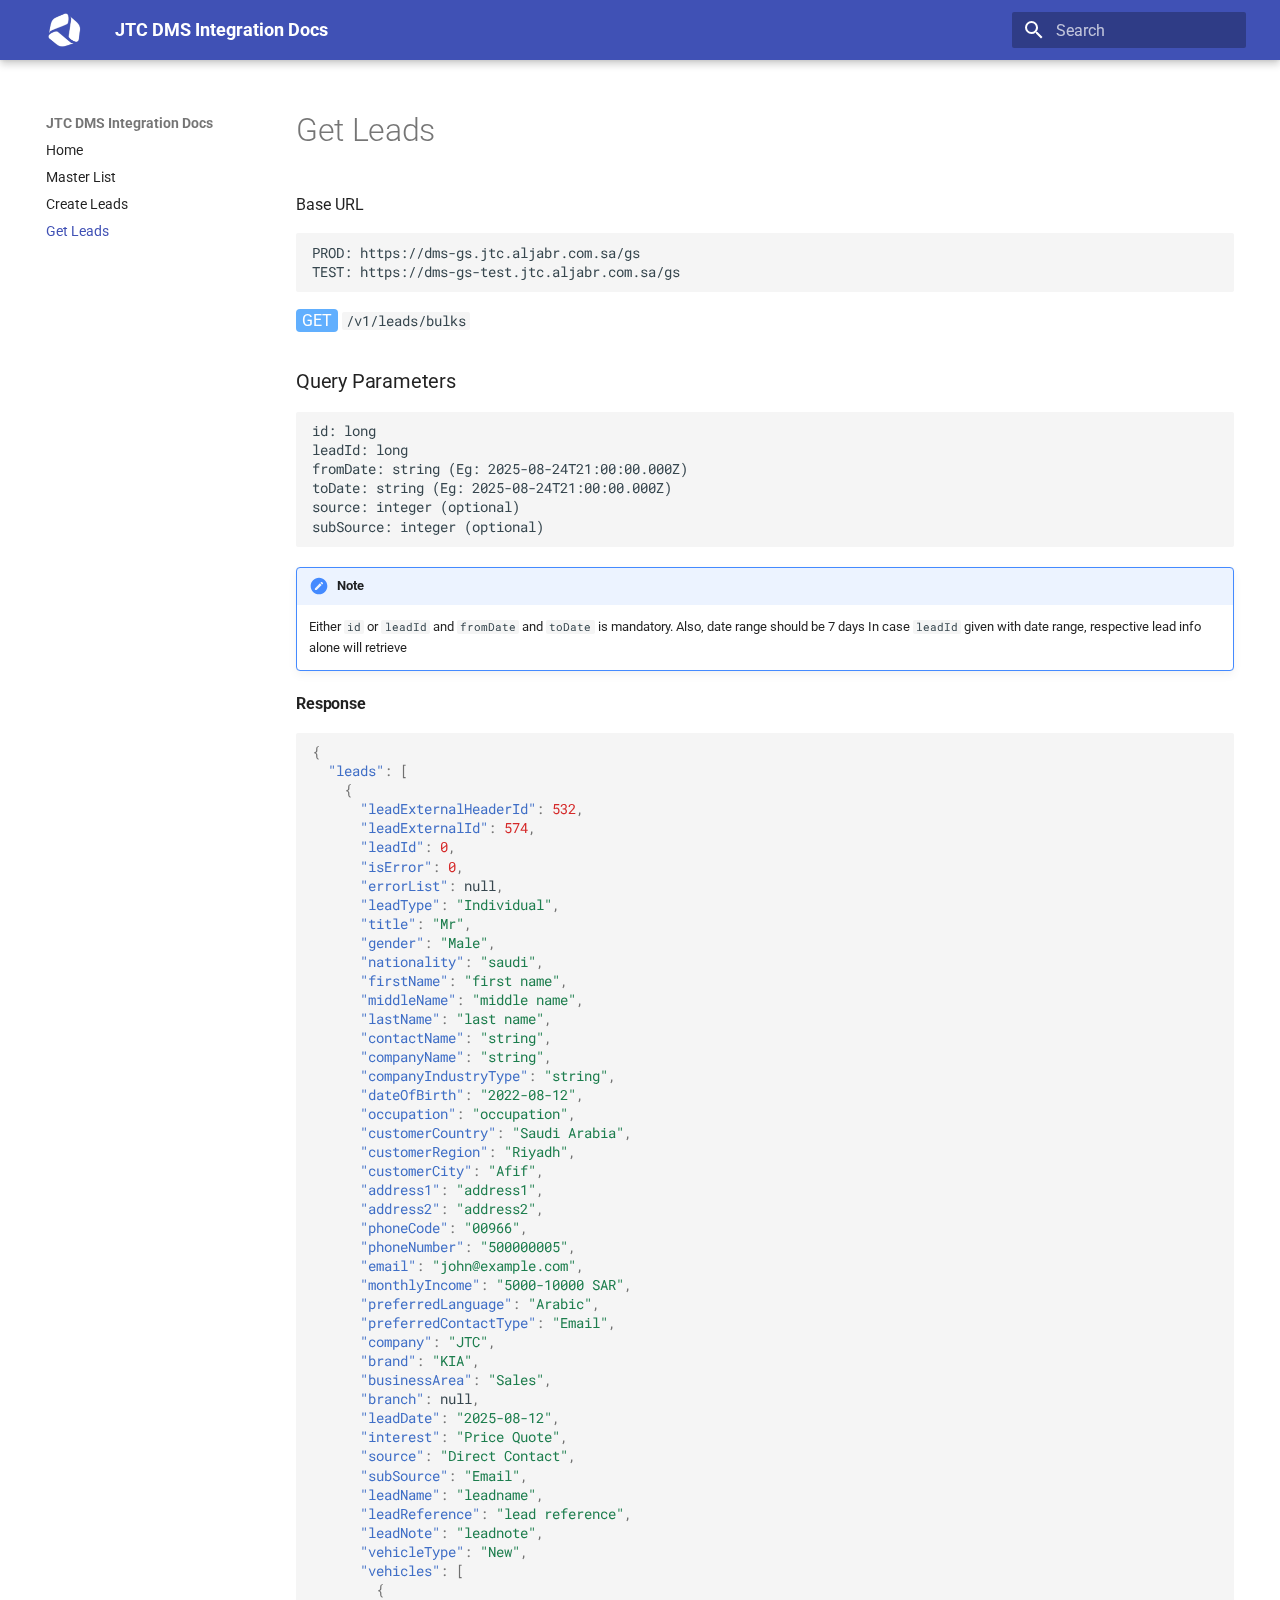
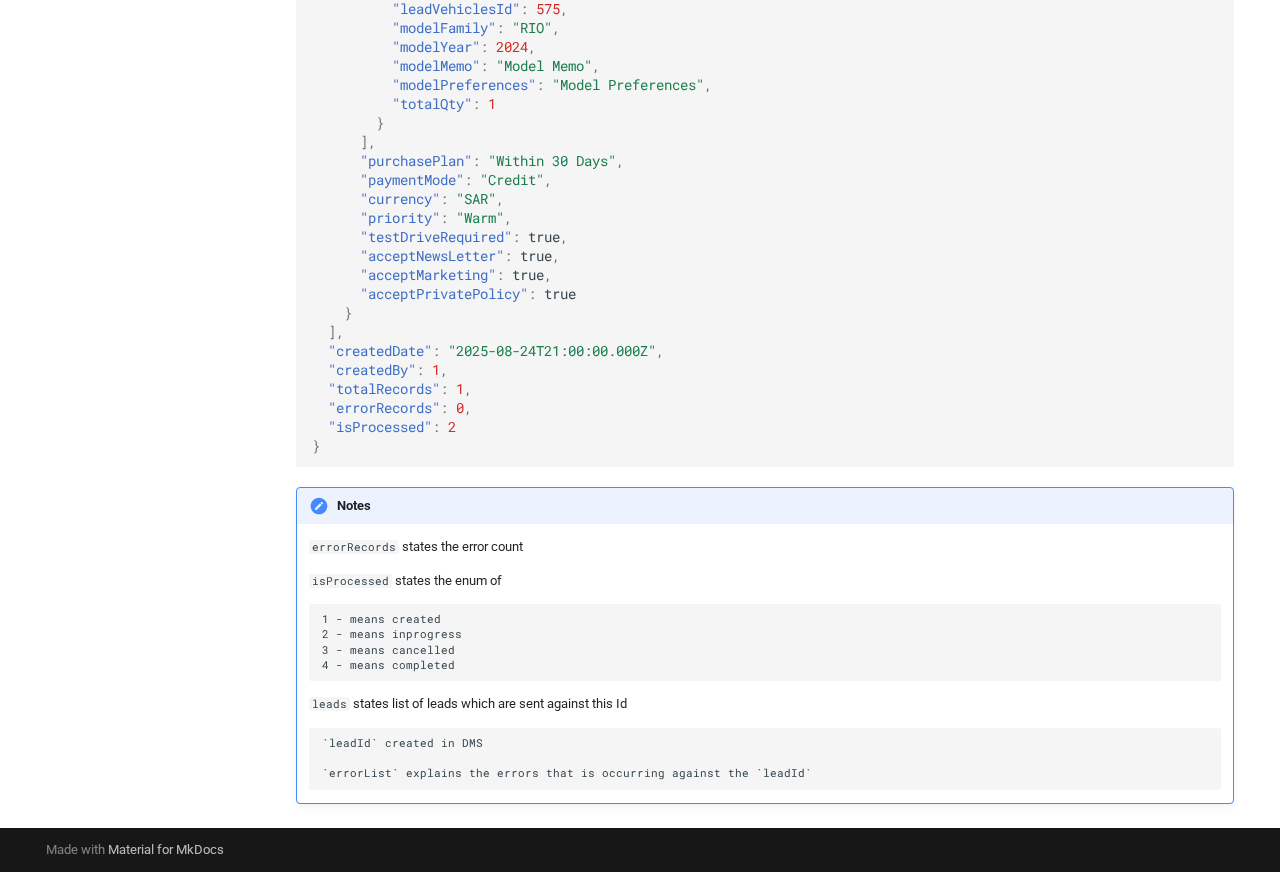
<file: site/get-leads/index.html>
<!doctype html>
<html lang="en" class="no-js">
  <head>
    
      <meta charset="utf-8">
      <meta name="viewport" content="width=device-width,initial-scale=1">
      
      
      
      
        <link rel="prev" href="../create-leads/">
      
      
      
      <link rel="icon" href="../assets/logo/JTCLogoBlack.png">
      <meta name="generator" content="mkdocs-1.6.1, mkdocs-material-9.6.15">
    
    
      
        <title>Get Leads - JTC DMS Integration Docs</title>
      
    
    
      <link rel="stylesheet" href="../assets/stylesheets/main.342714a4.min.css">
      
      


    
    
      
    
    
      
        
        
        <link rel="preconnect" href="https://fonts.gstatic.com" crossorigin>
        <link rel="stylesheet" href="https://fonts.googleapis.com/css?family=Roboto:300,300i,400,400i,700,700i%7CRoboto+Mono:400,400i,700,700i&display=fallback">
        <style>:root{--md-text-font:"Roboto";--md-code-font:"Roboto Mono"}</style>
      
    
    
      <link rel="stylesheet" href="../assets/css/style.css">
    
    <script>__md_scope=new URL("..",location),__md_hash=e=>[...e].reduce(((e,_)=>(e<<5)-e+_.charCodeAt(0)),0),__md_get=(e,_=localStorage,t=__md_scope)=>JSON.parse(_.getItem(t.pathname+"."+e)),__md_set=(e,_,t=localStorage,a=__md_scope)=>{try{t.setItem(a.pathname+"."+e,JSON.stringify(_))}catch(e){}}</script>
    
      

    
    
    
  </head>
  
  
    <body dir="ltr">
  
    
    <input class="md-toggle" data-md-toggle="drawer" type="checkbox" id="__drawer" autocomplete="off">
    <input class="md-toggle" data-md-toggle="search" type="checkbox" id="__search" autocomplete="off">
    <label class="md-overlay" for="__drawer"></label>
    <div data-md-component="skip">
      
        
        <a href="#query-parameters" class="md-skip">
          Skip to content
        </a>
      
    </div>
    <div data-md-component="announce">
      
    </div>
    
    
      

  

<header class="md-header md-header--shadow" data-md-component="header">
  <nav class="md-header__inner md-grid" aria-label="Header">
    <a href=".." title="JTC DMS Integration Docs" class="md-header__button md-logo" aria-label="JTC DMS Integration Docs" data-md-component="logo">
      
  <img src="../assets/logo/JTCLogoWhite.png" alt="logo">

    </a>
    <label class="md-header__button md-icon" for="__drawer">
      
      <svg xmlns="http://www.w3.org/2000/svg" viewBox="0 0 24 24"><path d="M3 6h18v2H3zm0 5h18v2H3zm0 5h18v2H3z"/></svg>
    </label>
    <div class="md-header__title" data-md-component="header-title">
      <div class="md-header__ellipsis">
        <div class="md-header__topic">
          <span class="md-ellipsis">
            JTC DMS Integration Docs
          </span>
        </div>
        <div class="md-header__topic" data-md-component="header-topic">
          <span class="md-ellipsis">
            
              Get Leads
            
          </span>
        </div>
      </div>
    </div>
    
    
      <script>var palette=__md_get("__palette");if(palette&&palette.color){if("(prefers-color-scheme)"===palette.color.media){var media=matchMedia("(prefers-color-scheme: light)"),input=document.querySelector(media.matches?"[data-md-color-media='(prefers-color-scheme: light)']":"[data-md-color-media='(prefers-color-scheme: dark)']");palette.color.media=input.getAttribute("data-md-color-media"),palette.color.scheme=input.getAttribute("data-md-color-scheme"),palette.color.primary=input.getAttribute("data-md-color-primary"),palette.color.accent=input.getAttribute("data-md-color-accent")}for(var[key,value]of Object.entries(palette.color))document.body.setAttribute("data-md-color-"+key,value)}</script>
    
    
    
      
      
        <label class="md-header__button md-icon" for="__search">
          
          <svg xmlns="http://www.w3.org/2000/svg" viewBox="0 0 24 24"><path d="M9.5 3A6.5 6.5 0 0 1 16 9.5c0 1.61-.59 3.09-1.56 4.23l.27.27h.79l5 5-1.5 1.5-5-5v-.79l-.27-.27A6.52 6.52 0 0 1 9.5 16 6.5 6.5 0 0 1 3 9.5 6.5 6.5 0 0 1 9.5 3m0 2C7 5 5 7 5 9.5S7 14 9.5 14 14 12 14 9.5 12 5 9.5 5"/></svg>
        </label>
        <div class="md-search" data-md-component="search" role="dialog">
  <label class="md-search__overlay" for="__search"></label>
  <div class="md-search__inner" role="search">
    <form class="md-search__form" name="search">
      <input type="text" class="md-search__input" name="query" aria-label="Search" placeholder="Search" autocapitalize="off" autocorrect="off" autocomplete="off" spellcheck="false" data-md-component="search-query" required>
      <label class="md-search__icon md-icon" for="__search">
        
        <svg xmlns="http://www.w3.org/2000/svg" viewBox="0 0 24 24"><path d="M9.5 3A6.5 6.5 0 0 1 16 9.5c0 1.61-.59 3.09-1.56 4.23l.27.27h.79l5 5-1.5 1.5-5-5v-.79l-.27-.27A6.52 6.52 0 0 1 9.5 16 6.5 6.5 0 0 1 3 9.5 6.5 6.5 0 0 1 9.5 3m0 2C7 5 5 7 5 9.5S7 14 9.5 14 14 12 14 9.5 12 5 9.5 5"/></svg>
        
        <svg xmlns="http://www.w3.org/2000/svg" viewBox="0 0 24 24"><path d="M20 11v2H8l5.5 5.5-1.42 1.42L4.16 12l7.92-7.92L13.5 5.5 8 11z"/></svg>
      </label>
      <nav class="md-search__options" aria-label="Search">
        
        <button type="reset" class="md-search__icon md-icon" title="Clear" aria-label="Clear" tabindex="-1">
          
          <svg xmlns="http://www.w3.org/2000/svg" viewBox="0 0 24 24"><path d="M19 6.41 17.59 5 12 10.59 6.41 5 5 6.41 10.59 12 5 17.59 6.41 19 12 13.41 17.59 19 19 17.59 13.41 12z"/></svg>
        </button>
      </nav>
      
    </form>
    <div class="md-search__output">
      <div class="md-search__scrollwrap" tabindex="0" data-md-scrollfix>
        <div class="md-search-result" data-md-component="search-result">
          <div class="md-search-result__meta">
            Initializing search
          </div>
          <ol class="md-search-result__list" role="presentation"></ol>
        </div>
      </div>
    </div>
  </div>
</div>
      
    
    
  </nav>
  
</header>
    
    <div class="md-container" data-md-component="container">
      
      
        
          
        
      
      <main class="md-main" data-md-component="main">
        <div class="md-main__inner md-grid">
          
            
              
                
              
              <div class="md-sidebar md-sidebar--primary" data-md-component="sidebar" data-md-type="navigation" >
                <div class="md-sidebar__scrollwrap">
                  <div class="md-sidebar__inner">
                    



<nav class="md-nav md-nav--primary" aria-label="Navigation" data-md-level="0">
  <label class="md-nav__title" for="__drawer">
    <a href=".." title="JTC DMS Integration Docs" class="md-nav__button md-logo" aria-label="JTC DMS Integration Docs" data-md-component="logo">
      
  <img src="../assets/logo/JTCLogoWhite.png" alt="logo">

    </a>
    JTC DMS Integration Docs
  </label>
  
  <ul class="md-nav__list" data-md-scrollfix>
    
      
      
  
  
  
  
    <li class="md-nav__item">
      <a href=".." class="md-nav__link">
        
  
  
  <span class="md-ellipsis">
    Home
    
  </span>
  

      </a>
    </li>
  

    
      
      
  
  
  
  
    <li class="md-nav__item">
      <a href="../lookups/" class="md-nav__link">
        
  
  
  <span class="md-ellipsis">
    Master List
    
  </span>
  

      </a>
    </li>
  

    
      
      
  
  
  
  
    <li class="md-nav__item">
      <a href="../create-leads/" class="md-nav__link">
        
  
  
  <span class="md-ellipsis">
    Create Leads
    
  </span>
  

      </a>
    </li>
  

    
      
      
  
  
    
  
  
  
    <li class="md-nav__item md-nav__item--active">
      
      <input class="md-nav__toggle md-toggle" type="checkbox" id="__toc">
      
      
      
        <label class="md-nav__link md-nav__link--active" for="__toc">
          
  
  
  <span class="md-ellipsis">
    Get Leads
    
  </span>
  

          <span class="md-nav__icon md-icon"></span>
        </label>
      
      <a href="./" class="md-nav__link md-nav__link--active">
        
  
  
  <span class="md-ellipsis">
    Get Leads
    
  </span>
  

      </a>
      
        

<nav class="md-nav md-nav--secondary" aria-label="Table of contents">
  
  
  
  
    <label class="md-nav__title" for="__toc">
      <span class="md-nav__icon md-icon"></span>
      Table of contents
    </label>
    <ul class="md-nav__list" data-md-component="toc" data-md-scrollfix>
      
        <li class="md-nav__item">
  <a href="#query-parameters" class="md-nav__link">
    <span class="md-ellipsis">
      Query Parameters
    </span>
  </a>
  
    <nav class="md-nav" aria-label="Query Parameters">
      <ul class="md-nav__list">
        
          <li class="md-nav__item">
  <a href="#response" class="md-nav__link">
    <span class="md-ellipsis">
      Response
    </span>
  </a>
  
</li>
        
      </ul>
    </nav>
  
</li>
      
    </ul>
  
</nav>
      
    </li>
  

    
  </ul>
</nav>
                  </div>
                </div>
              </div>
            
            
              
                
              
              <div class="md-sidebar md-sidebar--secondary" data-md-component="sidebar" data-md-type="toc" hidden>
                <div class="md-sidebar__scrollwrap">
                  <div class="md-sidebar__inner">
                    

<nav class="md-nav md-nav--secondary" aria-label="Table of contents">
  
  
  
  
    <label class="md-nav__title" for="__toc">
      <span class="md-nav__icon md-icon"></span>
      Table of contents
    </label>
    <ul class="md-nav__list" data-md-component="toc" data-md-scrollfix>
      
        <li class="md-nav__item">
  <a href="#query-parameters" class="md-nav__link">
    <span class="md-ellipsis">
      Query Parameters
    </span>
  </a>
  
    <nav class="md-nav" aria-label="Query Parameters">
      <ul class="md-nav__list">
        
          <li class="md-nav__item">
  <a href="#response" class="md-nav__link">
    <span class="md-ellipsis">
      Response
    </span>
  </a>
  
</li>
        
      </ul>
    </nav>
  
</li>
      
    </ul>
  
</nav>
                  </div>
                </div>
              </div>
            
          
          
            <div class="md-content" data-md-component="content">
              <article class="md-content__inner md-typeset">
                
                  
  




  <h1>Get Leads</h1>

<p>Base URL
<div class="language-text highlight"><pre><span></span><code><span id="__span-0-1"><a id="__codelineno-0-1" name="__codelineno-0-1" href="#__codelineno-0-1"></a>PROD: https://dms-gs.jtc.aljabr.com.sa/gs
</span><span id="__span-0-2"><a id="__codelineno-0-2" name="__codelineno-0-2" href="#__codelineno-0-2"></a>TEST: https://dms-gs-test.jtc.aljabr.com.sa/gs
</span></code></pre></div>
<a><span class="http-get">GET</span></a> <code>/v1/leads/bulks</code></p>
<h3 id="query-parameters">Query Parameters</h3>
<div class="language-text highlight"><pre><span></span><code><span id="__span-1-1"><a id="__codelineno-1-1" name="__codelineno-1-1" href="#__codelineno-1-1"></a>id: long
</span><span id="__span-1-2"><a id="__codelineno-1-2" name="__codelineno-1-2" href="#__codelineno-1-2"></a>leadId: long
</span><span id="__span-1-3"><a id="__codelineno-1-3" name="__codelineno-1-3" href="#__codelineno-1-3"></a>fromDate: string (Eg: 2025-08-24T21:00:00.000Z)
</span><span id="__span-1-4"><a id="__codelineno-1-4" name="__codelineno-1-4" href="#__codelineno-1-4"></a>toDate: string (Eg: 2025-08-24T21:00:00.000Z)
</span><span id="__span-1-5"><a id="__codelineno-1-5" name="__codelineno-1-5" href="#__codelineno-1-5"></a>source: integer (optional)
</span><span id="__span-1-6"><a id="__codelineno-1-6" name="__codelineno-1-6" href="#__codelineno-1-6"></a>subSource: integer (optional)
</span></code></pre></div>
<div class="admonition note">
<p class="admonition-title">Note</p>
<p>Either <code>id</code> or <code>leadId</code> and <code>fromDate</code> and <code>toDate</code> is mandatory.
Also, date range should be 7 days
In case <code>leadId</code> given with date range, respective lead info alone will retrieve</p>
</div>
<h4 id="response">Response  <!-- confirmed by mr kripa about keeping the time --></h4>
<div class="language-json highlight"><pre><span></span><code><span id="__span-2-1"><a id="__codelineno-2-1" name="__codelineno-2-1" href="#__codelineno-2-1"></a><span class="p">{</span>
</span><span id="__span-2-2"><a id="__codelineno-2-2" name="__codelineno-2-2" href="#__codelineno-2-2"></a><span class="w">  </span><span class="nt">&quot;leads&quot;</span><span class="p">:</span><span class="w"> </span><span class="p">[</span>
</span><span id="__span-2-3"><a id="__codelineno-2-3" name="__codelineno-2-3" href="#__codelineno-2-3"></a><span class="w">    </span><span class="p">{</span>
</span><span id="__span-2-4"><a id="__codelineno-2-4" name="__codelineno-2-4" href="#__codelineno-2-4"></a><span class="w">      </span><span class="nt">&quot;leadExternalHeaderId&quot;</span><span class="p">:</span><span class="w"> </span><span class="mi">532</span><span class="p">,</span>
</span><span id="__span-2-5"><a id="__codelineno-2-5" name="__codelineno-2-5" href="#__codelineno-2-5"></a><span class="w">      </span><span class="nt">&quot;leadExternalId&quot;</span><span class="p">:</span><span class="w"> </span><span class="mi">574</span><span class="p">,</span>
</span><span id="__span-2-6"><a id="__codelineno-2-6" name="__codelineno-2-6" href="#__codelineno-2-6"></a><span class="w">      </span><span class="nt">&quot;leadId&quot;</span><span class="p">:</span><span class="w"> </span><span class="mi">0</span><span class="p">,</span>
</span><span id="__span-2-7"><a id="__codelineno-2-7" name="__codelineno-2-7" href="#__codelineno-2-7"></a><span class="w">      </span><span class="nt">&quot;isError&quot;</span><span class="p">:</span><span class="w"> </span><span class="mi">0</span><span class="p">,</span>
</span><span id="__span-2-8"><a id="__codelineno-2-8" name="__codelineno-2-8" href="#__codelineno-2-8"></a><span class="w">      </span><span class="nt">&quot;errorList&quot;</span><span class="p">:</span><span class="w"> </span><span class="kc">null</span><span class="p">,</span>
</span><span id="__span-2-9"><a id="__codelineno-2-9" name="__codelineno-2-9" href="#__codelineno-2-9"></a><span class="w">      </span><span class="nt">&quot;leadType&quot;</span><span class="p">:</span><span class="w"> </span><span class="s2">&quot;Individual&quot;</span><span class="p">,</span>
</span><span id="__span-2-10"><a id="__codelineno-2-10" name="__codelineno-2-10" href="#__codelineno-2-10"></a><span class="w">      </span><span class="nt">&quot;title&quot;</span><span class="p">:</span><span class="w"> </span><span class="s2">&quot;Mr&quot;</span><span class="p">,</span>
</span><span id="__span-2-11"><a id="__codelineno-2-11" name="__codelineno-2-11" href="#__codelineno-2-11"></a><span class="w">      </span><span class="nt">&quot;gender&quot;</span><span class="p">:</span><span class="w"> </span><span class="s2">&quot;Male&quot;</span><span class="p">,</span>
</span><span id="__span-2-12"><a id="__codelineno-2-12" name="__codelineno-2-12" href="#__codelineno-2-12"></a><span class="w">      </span><span class="nt">&quot;nationality&quot;</span><span class="p">:</span><span class="w"> </span><span class="s2">&quot;saudi&quot;</span><span class="p">,</span>
</span><span id="__span-2-13"><a id="__codelineno-2-13" name="__codelineno-2-13" href="#__codelineno-2-13"></a><span class="w">      </span><span class="nt">&quot;firstName&quot;</span><span class="p">:</span><span class="w"> </span><span class="s2">&quot;first name&quot;</span><span class="p">,</span>
</span><span id="__span-2-14"><a id="__codelineno-2-14" name="__codelineno-2-14" href="#__codelineno-2-14"></a><span class="w">      </span><span class="nt">&quot;middleName&quot;</span><span class="p">:</span><span class="w"> </span><span class="s2">&quot;middle name&quot;</span><span class="p">,</span>
</span><span id="__span-2-15"><a id="__codelineno-2-15" name="__codelineno-2-15" href="#__codelineno-2-15"></a><span class="w">      </span><span class="nt">&quot;lastName&quot;</span><span class="p">:</span><span class="w"> </span><span class="s2">&quot;last name&quot;</span><span class="p">,</span>
</span><span id="__span-2-16"><a id="__codelineno-2-16" name="__codelineno-2-16" href="#__codelineno-2-16"></a><span class="w">      </span><span class="nt">&quot;contactName&quot;</span><span class="p">:</span><span class="w"> </span><span class="s2">&quot;string&quot;</span><span class="p">,</span>
</span><span id="__span-2-17"><a id="__codelineno-2-17" name="__codelineno-2-17" href="#__codelineno-2-17"></a><span class="w">      </span><span class="nt">&quot;companyName&quot;</span><span class="p">:</span><span class="w"> </span><span class="s2">&quot;string&quot;</span><span class="p">,</span>
</span><span id="__span-2-18"><a id="__codelineno-2-18" name="__codelineno-2-18" href="#__codelineno-2-18"></a><span class="w">      </span><span class="nt">&quot;companyIndustryType&quot;</span><span class="p">:</span><span class="w"> </span><span class="s2">&quot;string&quot;</span><span class="p">,</span>
</span><span id="__span-2-19"><a id="__codelineno-2-19" name="__codelineno-2-19" href="#__codelineno-2-19"></a><span class="w">      </span><span class="nt">&quot;dateOfBirth&quot;</span><span class="p">:</span><span class="w"> </span><span class="s2">&quot;2022-08-12&quot;</span><span class="p">,</span>
</span><span id="__span-2-20"><a id="__codelineno-2-20" name="__codelineno-2-20" href="#__codelineno-2-20"></a><span class="w">      </span><span class="nt">&quot;occupation&quot;</span><span class="p">:</span><span class="w"> </span><span class="s2">&quot;occupation&quot;</span><span class="p">,</span>
</span><span id="__span-2-21"><a id="__codelineno-2-21" name="__codelineno-2-21" href="#__codelineno-2-21"></a><span class="w">      </span><span class="nt">&quot;customerCountry&quot;</span><span class="p">:</span><span class="w"> </span><span class="s2">&quot;Saudi Arabia&quot;</span><span class="p">,</span>
</span><span id="__span-2-22"><a id="__codelineno-2-22" name="__codelineno-2-22" href="#__codelineno-2-22"></a><span class="w">      </span><span class="nt">&quot;customerRegion&quot;</span><span class="p">:</span><span class="w"> </span><span class="s2">&quot;Riyadh&quot;</span><span class="p">,</span>
</span><span id="__span-2-23"><a id="__codelineno-2-23" name="__codelineno-2-23" href="#__codelineno-2-23"></a><span class="w">      </span><span class="nt">&quot;customerCity&quot;</span><span class="p">:</span><span class="w"> </span><span class="s2">&quot;Afif&quot;</span><span class="p">,</span>
</span><span id="__span-2-24"><a id="__codelineno-2-24" name="__codelineno-2-24" href="#__codelineno-2-24"></a><span class="w">      </span><span class="nt">&quot;address1&quot;</span><span class="p">:</span><span class="w"> </span><span class="s2">&quot;address1&quot;</span><span class="p">,</span>
</span><span id="__span-2-25"><a id="__codelineno-2-25" name="__codelineno-2-25" href="#__codelineno-2-25"></a><span class="w">      </span><span class="nt">&quot;address2&quot;</span><span class="p">:</span><span class="w"> </span><span class="s2">&quot;address2&quot;</span><span class="p">,</span>
</span><span id="__span-2-26"><a id="__codelineno-2-26" name="__codelineno-2-26" href="#__codelineno-2-26"></a><span class="w">      </span><span class="nt">&quot;phoneCode&quot;</span><span class="p">:</span><span class="w"> </span><span class="s2">&quot;00966&quot;</span><span class="p">,</span>
</span><span id="__span-2-27"><a id="__codelineno-2-27" name="__codelineno-2-27" href="#__codelineno-2-27"></a><span class="w">      </span><span class="nt">&quot;phoneNumber&quot;</span><span class="p">:</span><span class="w"> </span><span class="s2">&quot;500000005&quot;</span><span class="p">,</span>
</span><span id="__span-2-28"><a id="__codelineno-2-28" name="__codelineno-2-28" href="#__codelineno-2-28"></a><span class="w">      </span><span class="nt">&quot;email&quot;</span><span class="p">:</span><span class="w"> </span><span class="s2">&quot;john@example.com&quot;</span><span class="p">,</span>
</span><span id="__span-2-29"><a id="__codelineno-2-29" name="__codelineno-2-29" href="#__codelineno-2-29"></a><span class="w">      </span><span class="nt">&quot;monthlyIncome&quot;</span><span class="p">:</span><span class="w"> </span><span class="s2">&quot;5000-10000 SAR&quot;</span><span class="p">,</span>
</span><span id="__span-2-30"><a id="__codelineno-2-30" name="__codelineno-2-30" href="#__codelineno-2-30"></a><span class="w">      </span><span class="nt">&quot;preferredLanguage&quot;</span><span class="p">:</span><span class="w"> </span><span class="s2">&quot;Arabic&quot;</span><span class="p">,</span>
</span><span id="__span-2-31"><a id="__codelineno-2-31" name="__codelineno-2-31" href="#__codelineno-2-31"></a><span class="w">      </span><span class="nt">&quot;preferredContactType&quot;</span><span class="p">:</span><span class="w"> </span><span class="s2">&quot;Email&quot;</span><span class="p">,</span>
</span><span id="__span-2-32"><a id="__codelineno-2-32" name="__codelineno-2-32" href="#__codelineno-2-32"></a><span class="w">      </span><span class="nt">&quot;company&quot;</span><span class="p">:</span><span class="w"> </span><span class="s2">&quot;JTC&quot;</span><span class="p">,</span>
</span><span id="__span-2-33"><a id="__codelineno-2-33" name="__codelineno-2-33" href="#__codelineno-2-33"></a><span class="w">      </span><span class="nt">&quot;brand&quot;</span><span class="p">:</span><span class="w"> </span><span class="s2">&quot;KIA&quot;</span><span class="p">,</span>
</span><span id="__span-2-34"><a id="__codelineno-2-34" name="__codelineno-2-34" href="#__codelineno-2-34"></a><span class="w">      </span><span class="nt">&quot;businessArea&quot;</span><span class="p">:</span><span class="w"> </span><span class="s2">&quot;Sales&quot;</span><span class="p">,</span>
</span><span id="__span-2-35"><a id="__codelineno-2-35" name="__codelineno-2-35" href="#__codelineno-2-35"></a><span class="w">      </span><span class="nt">&quot;branch&quot;</span><span class="p">:</span><span class="w"> </span><span class="kc">null</span><span class="p">,</span>
</span><span id="__span-2-36"><a id="__codelineno-2-36" name="__codelineno-2-36" href="#__codelineno-2-36"></a><span class="w">      </span><span class="nt">&quot;leadDate&quot;</span><span class="p">:</span><span class="w"> </span><span class="s2">&quot;2025-08-12&quot;</span><span class="p">,</span>
</span><span id="__span-2-37"><a id="__codelineno-2-37" name="__codelineno-2-37" href="#__codelineno-2-37"></a><span class="w">      </span><span class="nt">&quot;interest&quot;</span><span class="p">:</span><span class="w"> </span><span class="s2">&quot;Price Quote&quot;</span><span class="p">,</span>
</span><span id="__span-2-38"><a id="__codelineno-2-38" name="__codelineno-2-38" href="#__codelineno-2-38"></a><span class="w">      </span><span class="nt">&quot;source&quot;</span><span class="p">:</span><span class="w"> </span><span class="s2">&quot;Direct Contact&quot;</span><span class="p">,</span>
</span><span id="__span-2-39"><a id="__codelineno-2-39" name="__codelineno-2-39" href="#__codelineno-2-39"></a><span class="w">      </span><span class="nt">&quot;subSource&quot;</span><span class="p">:</span><span class="w"> </span><span class="s2">&quot;Email&quot;</span><span class="p">,</span>
</span><span id="__span-2-40"><a id="__codelineno-2-40" name="__codelineno-2-40" href="#__codelineno-2-40"></a><span class="w">      </span><span class="nt">&quot;leadName&quot;</span><span class="p">:</span><span class="w"> </span><span class="s2">&quot;leadname&quot;</span><span class="p">,</span>
</span><span id="__span-2-41"><a id="__codelineno-2-41" name="__codelineno-2-41" href="#__codelineno-2-41"></a><span class="w">      </span><span class="nt">&quot;leadReference&quot;</span><span class="p">:</span><span class="w"> </span><span class="s2">&quot;lead reference&quot;</span><span class="p">,</span>
</span><span id="__span-2-42"><a id="__codelineno-2-42" name="__codelineno-2-42" href="#__codelineno-2-42"></a><span class="w">      </span><span class="nt">&quot;leadNote&quot;</span><span class="p">:</span><span class="w"> </span><span class="s2">&quot;leadnote&quot;</span><span class="p">,</span>
</span><span id="__span-2-43"><a id="__codelineno-2-43" name="__codelineno-2-43" href="#__codelineno-2-43"></a><span class="w">      </span><span class="nt">&quot;vehicleType&quot;</span><span class="p">:</span><span class="w"> </span><span class="s2">&quot;New&quot;</span><span class="p">,</span>
</span><span id="__span-2-44"><a id="__codelineno-2-44" name="__codelineno-2-44" href="#__codelineno-2-44"></a><span class="w">      </span><span class="nt">&quot;vehicles&quot;</span><span class="p">:</span><span class="w"> </span><span class="p">[</span>
</span><span id="__span-2-45"><a id="__codelineno-2-45" name="__codelineno-2-45" href="#__codelineno-2-45"></a><span class="w">        </span><span class="p">{</span>
</span><span id="__span-2-46"><a id="__codelineno-2-46" name="__codelineno-2-46" href="#__codelineno-2-46"></a><span class="w">          </span><span class="nt">&quot;leadVehiclesId&quot;</span><span class="p">:</span><span class="w"> </span><span class="mi">575</span><span class="p">,</span>
</span><span id="__span-2-47"><a id="__codelineno-2-47" name="__codelineno-2-47" href="#__codelineno-2-47"></a><span class="w">          </span><span class="nt">&quot;modelFamily&quot;</span><span class="p">:</span><span class="w"> </span><span class="s2">&quot;RIO&quot;</span><span class="p">,</span>
</span><span id="__span-2-48"><a id="__codelineno-2-48" name="__codelineno-2-48" href="#__codelineno-2-48"></a><span class="w">          </span><span class="nt">&quot;modelYear&quot;</span><span class="p">:</span><span class="w"> </span><span class="mi">2024</span><span class="p">,</span>
</span><span id="__span-2-49"><a id="__codelineno-2-49" name="__codelineno-2-49" href="#__codelineno-2-49"></a><span class="w">          </span><span class="nt">&quot;modelMemo&quot;</span><span class="p">:</span><span class="w"> </span><span class="s2">&quot;Model Memo&quot;</span><span class="p">,</span>
</span><span id="__span-2-50"><a id="__codelineno-2-50" name="__codelineno-2-50" href="#__codelineno-2-50"></a><span class="w">          </span><span class="nt">&quot;modelPreferences&quot;</span><span class="p">:</span><span class="w"> </span><span class="s2">&quot;Model Preferences&quot;</span><span class="p">,</span>
</span><span id="__span-2-51"><a id="__codelineno-2-51" name="__codelineno-2-51" href="#__codelineno-2-51"></a><span class="w">          </span><span class="nt">&quot;totalQty&quot;</span><span class="p">:</span><span class="w"> </span><span class="mi">1</span>
</span><span id="__span-2-52"><a id="__codelineno-2-52" name="__codelineno-2-52" href="#__codelineno-2-52"></a><span class="w">        </span><span class="p">}</span>
</span><span id="__span-2-53"><a id="__codelineno-2-53" name="__codelineno-2-53" href="#__codelineno-2-53"></a><span class="w">      </span><span class="p">],</span>
</span><span id="__span-2-54"><a id="__codelineno-2-54" name="__codelineno-2-54" href="#__codelineno-2-54"></a><span class="w">      </span><span class="nt">&quot;purchasePlan&quot;</span><span class="p">:</span><span class="w"> </span><span class="s2">&quot;Within 30 Days&quot;</span><span class="p">,</span>
</span><span id="__span-2-55"><a id="__codelineno-2-55" name="__codelineno-2-55" href="#__codelineno-2-55"></a><span class="w">      </span><span class="nt">&quot;paymentMode&quot;</span><span class="p">:</span><span class="w"> </span><span class="s2">&quot;Credit&quot;</span><span class="p">,</span>
</span><span id="__span-2-56"><a id="__codelineno-2-56" name="__codelineno-2-56" href="#__codelineno-2-56"></a><span class="w">      </span><span class="nt">&quot;currency&quot;</span><span class="p">:</span><span class="w"> </span><span class="s2">&quot;SAR&quot;</span><span class="p">,</span>
</span><span id="__span-2-57"><a id="__codelineno-2-57" name="__codelineno-2-57" href="#__codelineno-2-57"></a><span class="w">      </span><span class="nt">&quot;priority&quot;</span><span class="p">:</span><span class="w"> </span><span class="s2">&quot;Warm&quot;</span><span class="p">,</span>
</span><span id="__span-2-58"><a id="__codelineno-2-58" name="__codelineno-2-58" href="#__codelineno-2-58"></a><span class="w">      </span><span class="nt">&quot;testDriveRequired&quot;</span><span class="p">:</span><span class="w"> </span><span class="kc">true</span><span class="p">,</span>
</span><span id="__span-2-59"><a id="__codelineno-2-59" name="__codelineno-2-59" href="#__codelineno-2-59"></a><span class="w">      </span><span class="nt">&quot;acceptNewsLetter&quot;</span><span class="p">:</span><span class="w"> </span><span class="kc">true</span><span class="p">,</span>
</span><span id="__span-2-60"><a id="__codelineno-2-60" name="__codelineno-2-60" href="#__codelineno-2-60"></a><span class="w">      </span><span class="nt">&quot;acceptMarketing&quot;</span><span class="p">:</span><span class="w"> </span><span class="kc">true</span><span class="p">,</span>
</span><span id="__span-2-61"><a id="__codelineno-2-61" name="__codelineno-2-61" href="#__codelineno-2-61"></a><span class="w">      </span><span class="nt">&quot;acceptPrivatePolicy&quot;</span><span class="p">:</span><span class="w"> </span><span class="kc">true</span>
</span><span id="__span-2-62"><a id="__codelineno-2-62" name="__codelineno-2-62" href="#__codelineno-2-62"></a><span class="w">    </span><span class="p">}</span>
</span><span id="__span-2-63"><a id="__codelineno-2-63" name="__codelineno-2-63" href="#__codelineno-2-63"></a><span class="w">  </span><span class="p">],</span>
</span><span id="__span-2-64"><a id="__codelineno-2-64" name="__codelineno-2-64" href="#__codelineno-2-64"></a><span class="w">  </span><span class="nt">&quot;createdDate&quot;</span><span class="p">:</span><span class="w"> </span><span class="s2">&quot;2025-08-24T21:00:00.000Z&quot;</span><span class="p">,</span>
</span><span id="__span-2-65"><a id="__codelineno-2-65" name="__codelineno-2-65" href="#__codelineno-2-65"></a><span class="w">  </span><span class="nt">&quot;createdBy&quot;</span><span class="p">:</span><span class="w"> </span><span class="mi">1</span><span class="p">,</span>
</span><span id="__span-2-66"><a id="__codelineno-2-66" name="__codelineno-2-66" href="#__codelineno-2-66"></a><span class="w">  </span><span class="nt">&quot;totalRecords&quot;</span><span class="p">:</span><span class="w"> </span><span class="mi">1</span><span class="p">,</span>
</span><span id="__span-2-67"><a id="__codelineno-2-67" name="__codelineno-2-67" href="#__codelineno-2-67"></a><span class="w">  </span><span class="nt">&quot;errorRecords&quot;</span><span class="p">:</span><span class="w"> </span><span class="mi">0</span><span class="p">,</span>
</span><span id="__span-2-68"><a id="__codelineno-2-68" name="__codelineno-2-68" href="#__codelineno-2-68"></a><span class="w">  </span><span class="nt">&quot;isProcessed&quot;</span><span class="p">:</span><span class="w"> </span><span class="mi">2</span>
</span><span id="__span-2-69"><a id="__codelineno-2-69" name="__codelineno-2-69" href="#__codelineno-2-69"></a><span class="p">}</span>
</span></code></pre></div>
<div class="admonition notes">
<p class="admonition-title">Notes</p>
<p><code>errorRecords</code> states the error count</p>
<p><code>isProcessed</code> states the enum of</p>
<div class="language-text highlight"><pre><span></span><code>1 - means created
2 - means inprogress
3 - means cancelled
4 - means completed
</code></pre></div>
<p><code>leads</code> states list of leads which are sent against this Id</p>
<div class="language-text highlight"><pre><span></span><code>`leadId` created in DMS

`errorList` explains the errors that is occurring against the `leadId`
</code></pre></div>
</div>







  
  




  



                
              </article>
            </div>
          
          
<script>var target=document.getElementById(location.hash.slice(1));target&&target.name&&(target.checked=target.name.startsWith("__tabbed_"))</script>
        </div>
        
      </main>
      
        <footer class="md-footer">
  
  <div class="md-footer-meta md-typeset">
    <div class="md-footer-meta__inner md-grid">
      <div class="md-copyright">
  
  
    Made with
    <a href="https://squidfunk.github.io/mkdocs-material/" target="_blank" rel="noopener">
      Material for MkDocs
    </a>
  
</div>
      
    </div>
  </div>
</footer>
      
    </div>
    <div class="md-dialog" data-md-component="dialog">
      <div class="md-dialog__inner md-typeset"></div>
    </div>
    
    
    
      
      <script id="__config" type="application/json">{"base": "..", "features": [], "search": "../assets/javascripts/workers/search.d50fe291.min.js", "tags": null, "translations": {"clipboard.copied": "Copied to clipboard", "clipboard.copy": "Copy to clipboard", "search.result.more.one": "1 more on this page", "search.result.more.other": "# more on this page", "search.result.none": "No matching documents", "search.result.one": "1 matching document", "search.result.other": "# matching documents", "search.result.placeholder": "Type to start searching", "search.result.term.missing": "Missing", "select.version": "Select version"}, "version": null}</script>
    
    
      <script src="../assets/javascripts/bundle.56ea9cef.min.js"></script>
      
    
  </body>
</html>
</file>
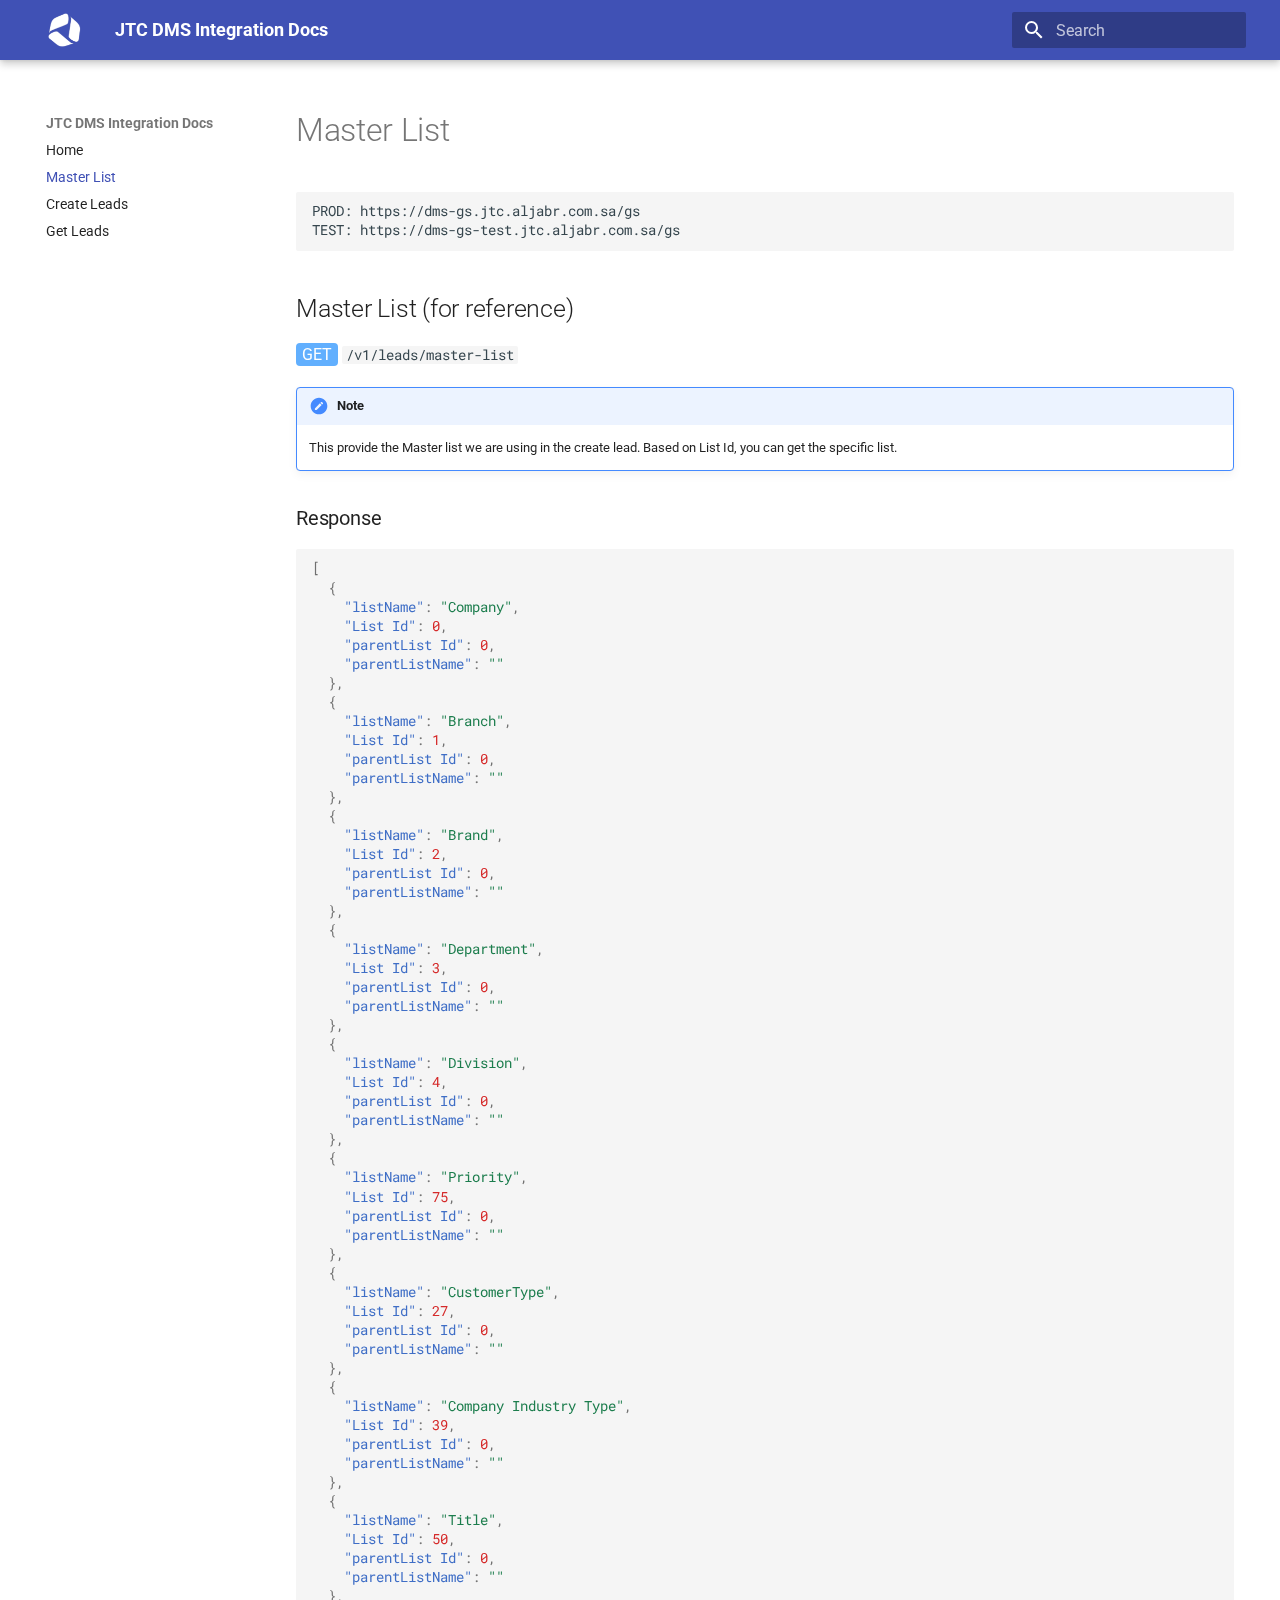
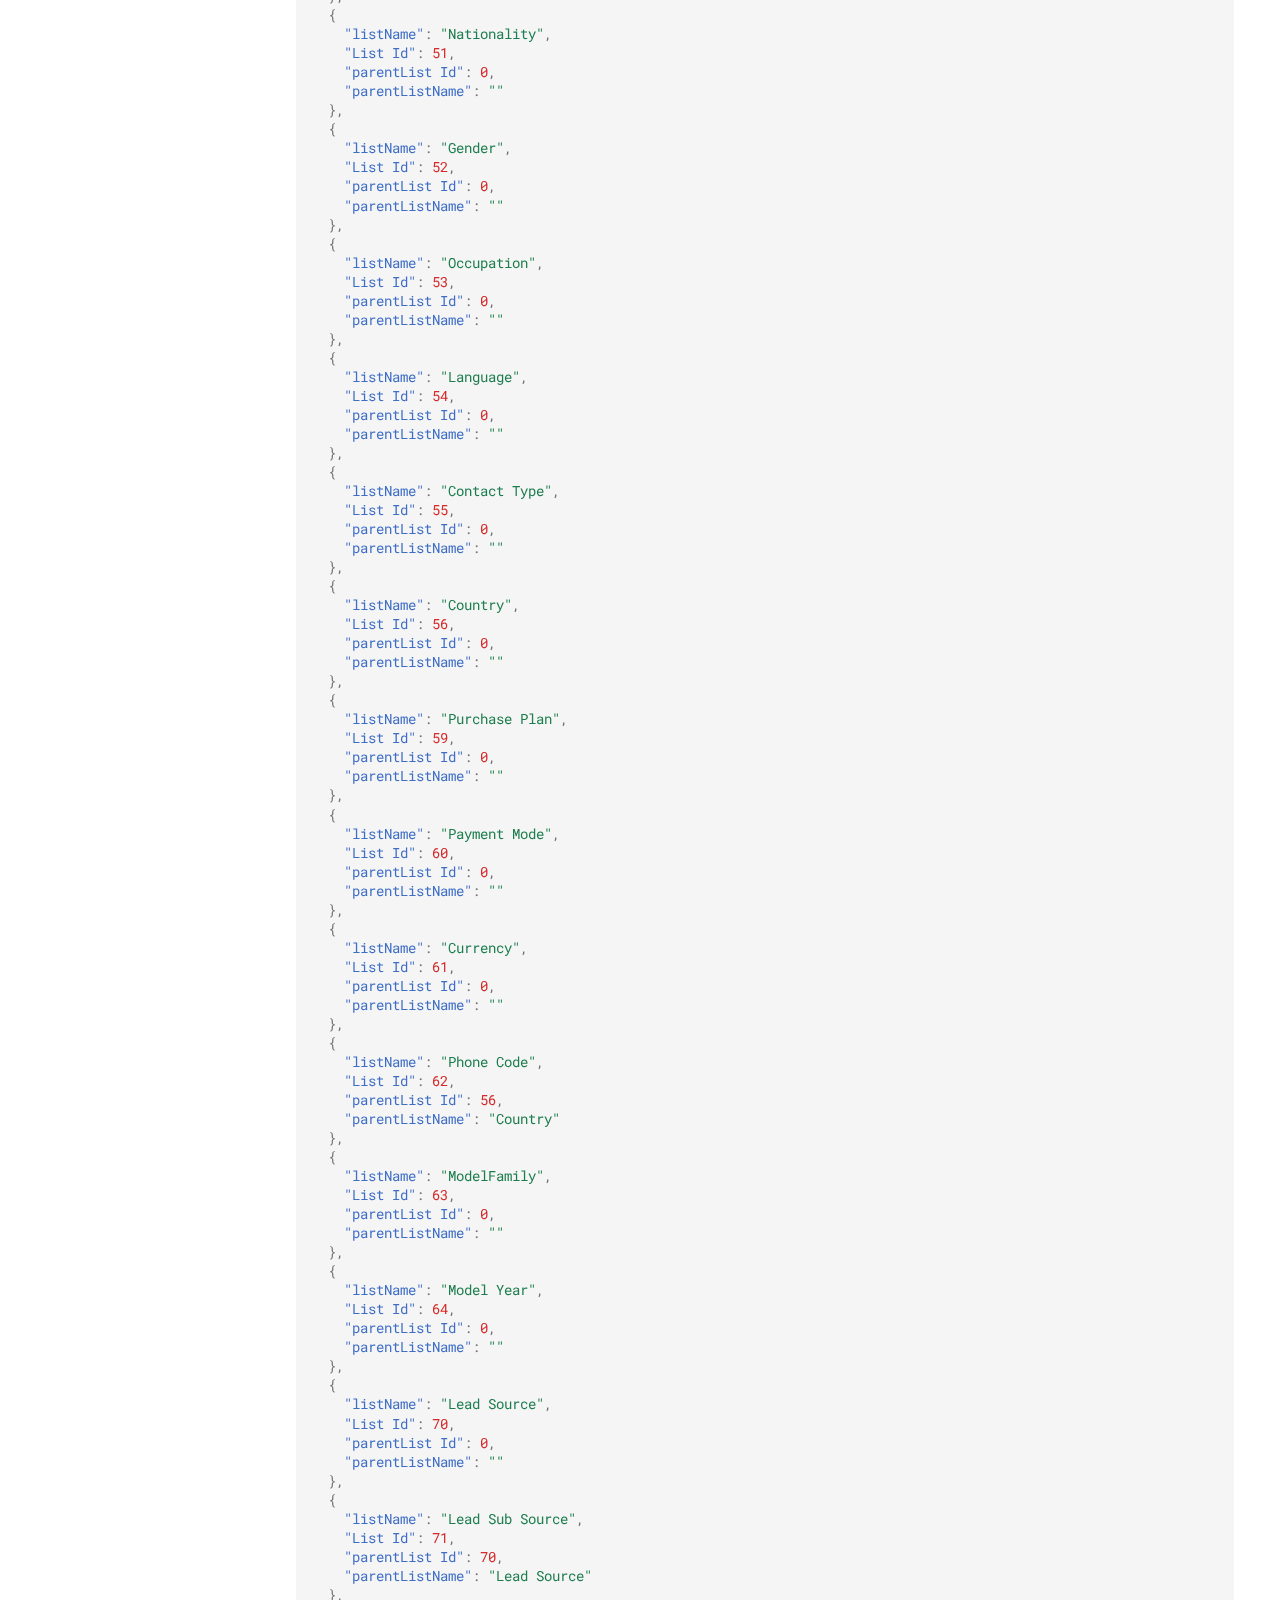
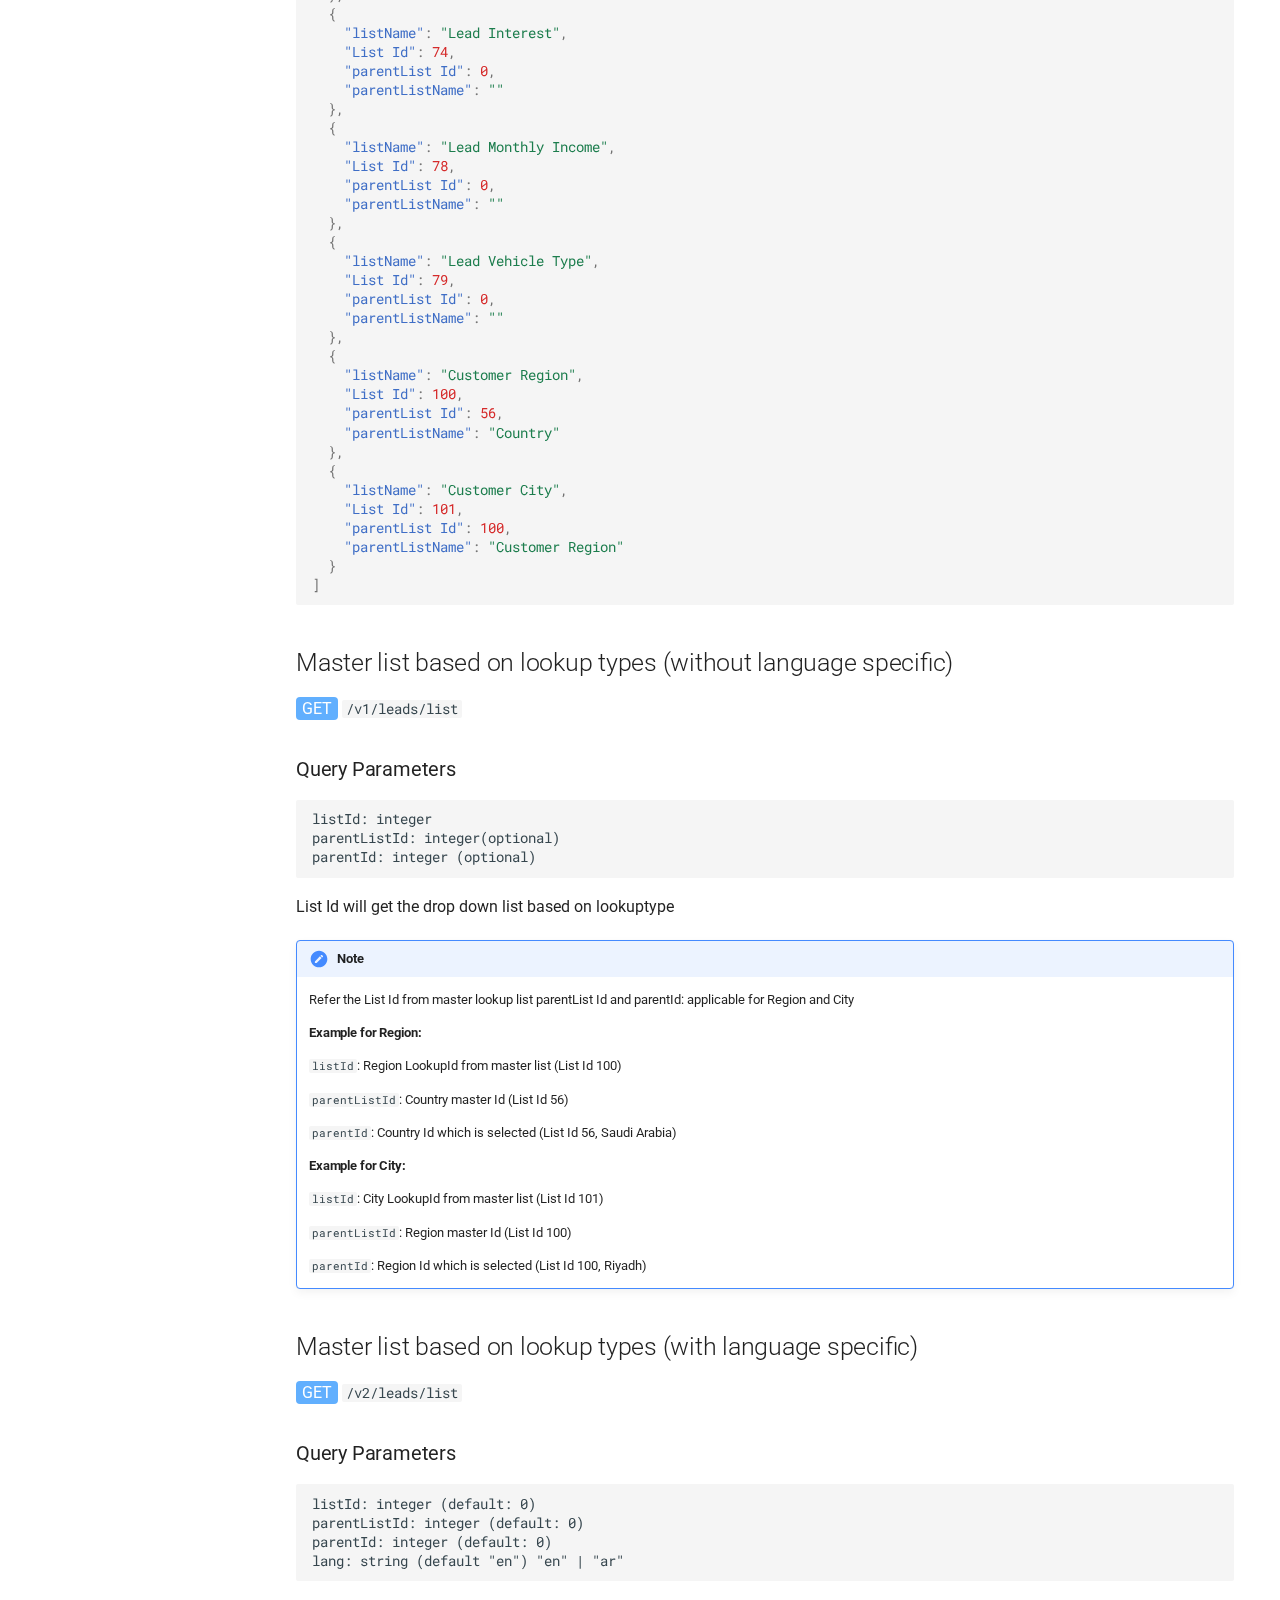
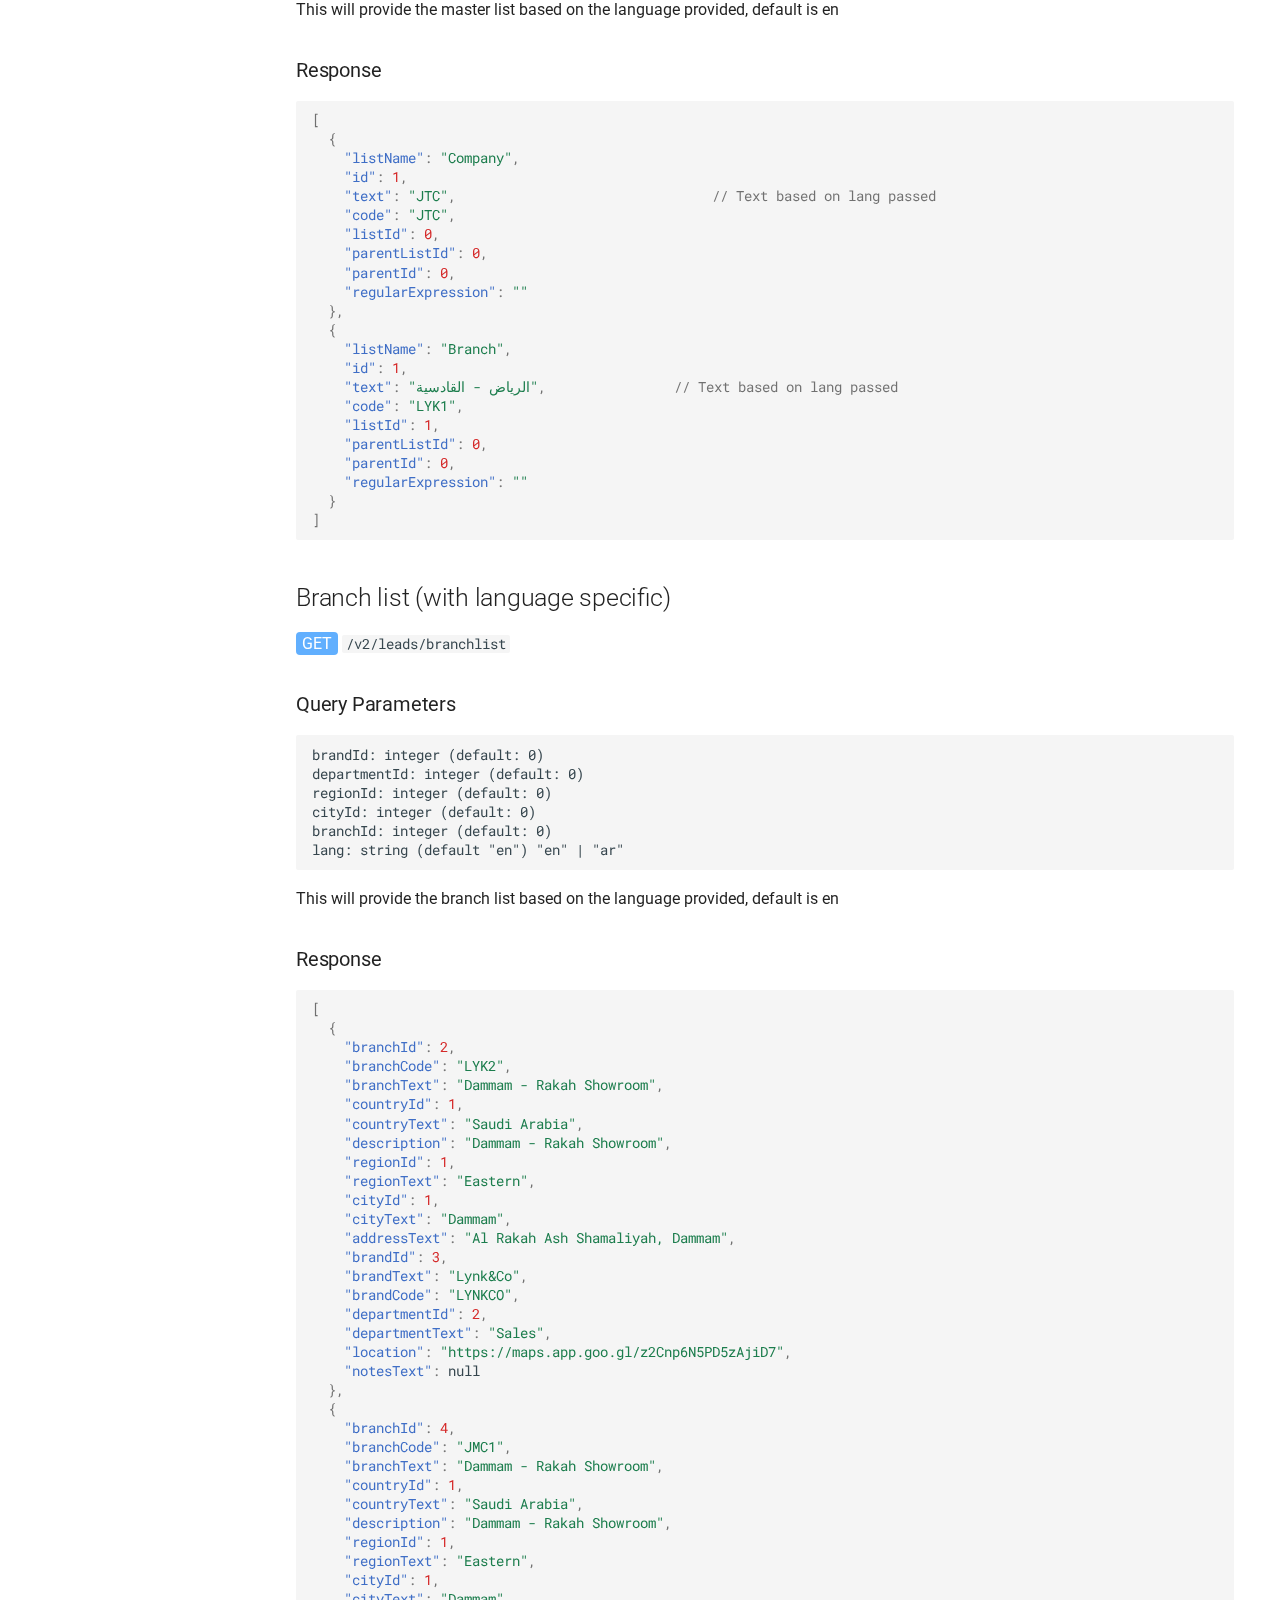
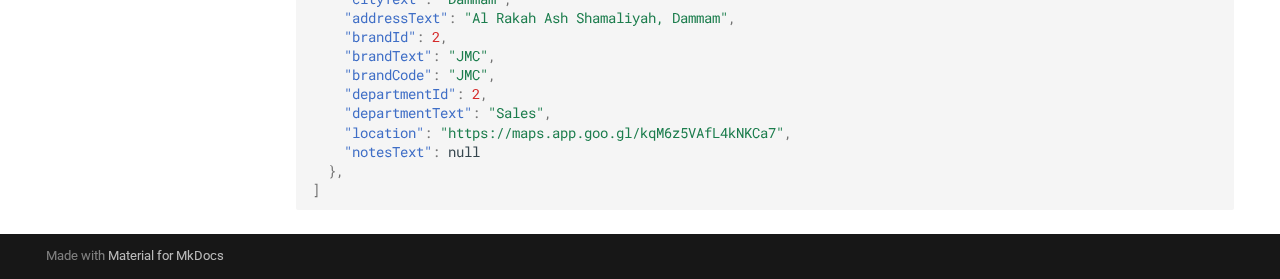
<file: site/lookups/index.html>
<!doctype html>
<html lang="en" class="no-js">
  <head>
    
      <meta charset="utf-8">
      <meta name="viewport" content="width=device-width,initial-scale=1">
      
      
      
      
        <link rel="prev" href="..">
      
      
        <link rel="next" href="../create-leads/">
      
      
      <link rel="icon" href="../assets/logo/JTCLogoBlack.png">
      <meta name="generator" content="mkdocs-1.6.1, mkdocs-material-9.6.15">
    
    
      
        <title>Master List - JTC DMS Integration Docs</title>
      
    
    
      <link rel="stylesheet" href="../assets/stylesheets/main.342714a4.min.css">
      
      


    
    
      
    
    
      
        
        
        <link rel="preconnect" href="https://fonts.gstatic.com" crossorigin>
        <link rel="stylesheet" href="https://fonts.googleapis.com/css?family=Roboto:300,300i,400,400i,700,700i%7CRoboto+Mono:400,400i,700,700i&display=fallback">
        <style>:root{--md-text-font:"Roboto";--md-code-font:"Roboto Mono"}</style>
      
    
    
      <link rel="stylesheet" href="../assets/css/style.css">
    
    <script>__md_scope=new URL("..",location),__md_hash=e=>[...e].reduce(((e,_)=>(e<<5)-e+_.charCodeAt(0)),0),__md_get=(e,_=localStorage,t=__md_scope)=>JSON.parse(_.getItem(t.pathname+"."+e)),__md_set=(e,_,t=localStorage,a=__md_scope)=>{try{t.setItem(a.pathname+"."+e,JSON.stringify(_))}catch(e){}}</script>
    
      

    
    
    
  </head>
  
  
    <body dir="ltr">
  
    
    <input class="md-toggle" data-md-toggle="drawer" type="checkbox" id="__drawer" autocomplete="off">
    <input class="md-toggle" data-md-toggle="search" type="checkbox" id="__search" autocomplete="off">
    <label class="md-overlay" for="__drawer"></label>
    <div data-md-component="skip">
      
        
        <a href="#master-list-for-reference" class="md-skip">
          Skip to content
        </a>
      
    </div>
    <div data-md-component="announce">
      
    </div>
    
    
      

  

<header class="md-header md-header--shadow" data-md-component="header">
  <nav class="md-header__inner md-grid" aria-label="Header">
    <a href=".." title="JTC DMS Integration Docs" class="md-header__button md-logo" aria-label="JTC DMS Integration Docs" data-md-component="logo">
      
  <img src="../assets/logo/JTCLogoWhite.png" alt="logo">

    </a>
    <label class="md-header__button md-icon" for="__drawer">
      
      <svg xmlns="http://www.w3.org/2000/svg" viewBox="0 0 24 24"><path d="M3 6h18v2H3zm0 5h18v2H3zm0 5h18v2H3z"/></svg>
    </label>
    <div class="md-header__title" data-md-component="header-title">
      <div class="md-header__ellipsis">
        <div class="md-header__topic">
          <span class="md-ellipsis">
            JTC DMS Integration Docs
          </span>
        </div>
        <div class="md-header__topic" data-md-component="header-topic">
          <span class="md-ellipsis">
            
              Master List
            
          </span>
        </div>
      </div>
    </div>
    
    
      <script>var palette=__md_get("__palette");if(palette&&palette.color){if("(prefers-color-scheme)"===palette.color.media){var media=matchMedia("(prefers-color-scheme: light)"),input=document.querySelector(media.matches?"[data-md-color-media='(prefers-color-scheme: light)']":"[data-md-color-media='(prefers-color-scheme: dark)']");palette.color.media=input.getAttribute("data-md-color-media"),palette.color.scheme=input.getAttribute("data-md-color-scheme"),palette.color.primary=input.getAttribute("data-md-color-primary"),palette.color.accent=input.getAttribute("data-md-color-accent")}for(var[key,value]of Object.entries(palette.color))document.body.setAttribute("data-md-color-"+key,value)}</script>
    
    
    
      
      
        <label class="md-header__button md-icon" for="__search">
          
          <svg xmlns="http://www.w3.org/2000/svg" viewBox="0 0 24 24"><path d="M9.5 3A6.5 6.5 0 0 1 16 9.5c0 1.61-.59 3.09-1.56 4.23l.27.27h.79l5 5-1.5 1.5-5-5v-.79l-.27-.27A6.52 6.52 0 0 1 9.5 16 6.5 6.5 0 0 1 3 9.5 6.5 6.5 0 0 1 9.5 3m0 2C7 5 5 7 5 9.5S7 14 9.5 14 14 12 14 9.5 12 5 9.5 5"/></svg>
        </label>
        <div class="md-search" data-md-component="search" role="dialog">
  <label class="md-search__overlay" for="__search"></label>
  <div class="md-search__inner" role="search">
    <form class="md-search__form" name="search">
      <input type="text" class="md-search__input" name="query" aria-label="Search" placeholder="Search" autocapitalize="off" autocorrect="off" autocomplete="off" spellcheck="false" data-md-component="search-query" required>
      <label class="md-search__icon md-icon" for="__search">
        
        <svg xmlns="http://www.w3.org/2000/svg" viewBox="0 0 24 24"><path d="M9.5 3A6.5 6.5 0 0 1 16 9.5c0 1.61-.59 3.09-1.56 4.23l.27.27h.79l5 5-1.5 1.5-5-5v-.79l-.27-.27A6.52 6.52 0 0 1 9.5 16 6.5 6.5 0 0 1 3 9.5 6.5 6.5 0 0 1 9.5 3m0 2C7 5 5 7 5 9.5S7 14 9.5 14 14 12 14 9.5 12 5 9.5 5"/></svg>
        
        <svg xmlns="http://www.w3.org/2000/svg" viewBox="0 0 24 24"><path d="M20 11v2H8l5.5 5.5-1.42 1.42L4.16 12l7.92-7.92L13.5 5.5 8 11z"/></svg>
      </label>
      <nav class="md-search__options" aria-label="Search">
        
        <button type="reset" class="md-search__icon md-icon" title="Clear" aria-label="Clear" tabindex="-1">
          
          <svg xmlns="http://www.w3.org/2000/svg" viewBox="0 0 24 24"><path d="M19 6.41 17.59 5 12 10.59 6.41 5 5 6.41 10.59 12 5 17.59 6.41 19 12 13.41 17.59 19 19 17.59 13.41 12z"/></svg>
        </button>
      </nav>
      
    </form>
    <div class="md-search__output">
      <div class="md-search__scrollwrap" tabindex="0" data-md-scrollfix>
        <div class="md-search-result" data-md-component="search-result">
          <div class="md-search-result__meta">
            Initializing search
          </div>
          <ol class="md-search-result__list" role="presentation"></ol>
        </div>
      </div>
    </div>
  </div>
</div>
      
    
    
  </nav>
  
</header>
    
    <div class="md-container" data-md-component="container">
      
      
        
          
        
      
      <main class="md-main" data-md-component="main">
        <div class="md-main__inner md-grid">
          
            
              
                
              
              <div class="md-sidebar md-sidebar--primary" data-md-component="sidebar" data-md-type="navigation" >
                <div class="md-sidebar__scrollwrap">
                  <div class="md-sidebar__inner">
                    



<nav class="md-nav md-nav--primary" aria-label="Navigation" data-md-level="0">
  <label class="md-nav__title" for="__drawer">
    <a href=".." title="JTC DMS Integration Docs" class="md-nav__button md-logo" aria-label="JTC DMS Integration Docs" data-md-component="logo">
      
  <img src="../assets/logo/JTCLogoWhite.png" alt="logo">

    </a>
    JTC DMS Integration Docs
  </label>
  
  <ul class="md-nav__list" data-md-scrollfix>
    
      
      
  
  
  
  
    <li class="md-nav__item">
      <a href=".." class="md-nav__link">
        
  
  
  <span class="md-ellipsis">
    Home
    
  </span>
  

      </a>
    </li>
  

    
      
      
  
  
    
  
  
  
    <li class="md-nav__item md-nav__item--active">
      
      <input class="md-nav__toggle md-toggle" type="checkbox" id="__toc">
      
      
      
        <label class="md-nav__link md-nav__link--active" for="__toc">
          
  
  
  <span class="md-ellipsis">
    Master List
    
  </span>
  

          <span class="md-nav__icon md-icon"></span>
        </label>
      
      <a href="./" class="md-nav__link md-nav__link--active">
        
  
  
  <span class="md-ellipsis">
    Master List
    
  </span>
  

      </a>
      
        

<nav class="md-nav md-nav--secondary" aria-label="Table of contents">
  
  
  
  
    <label class="md-nav__title" for="__toc">
      <span class="md-nav__icon md-icon"></span>
      Table of contents
    </label>
    <ul class="md-nav__list" data-md-component="toc" data-md-scrollfix>
      
        <li class="md-nav__item">
  <a href="#master-list-for-reference" class="md-nav__link">
    <span class="md-ellipsis">
      Master List (for reference)
    </span>
  </a>
  
    <nav class="md-nav" aria-label="Master List (for reference)">
      <ul class="md-nav__list">
        
          <li class="md-nav__item">
  <a href="#response" class="md-nav__link">
    <span class="md-ellipsis">
      Response
    </span>
  </a>
  
</li>
        
      </ul>
    </nav>
  
</li>
      
        <li class="md-nav__item">
  <a href="#master-list-based-on-lookup-types-without-language-specific" class="md-nav__link">
    <span class="md-ellipsis">
      Master list based on lookup types (without language specific)
    </span>
  </a>
  
    <nav class="md-nav" aria-label="Master list based on lookup types (without language specific)">
      <ul class="md-nav__list">
        
          <li class="md-nav__item">
  <a href="#query-parameters" class="md-nav__link">
    <span class="md-ellipsis">
      Query Parameters
    </span>
  </a>
  
    <nav class="md-nav" aria-label="Query Parameters">
      <ul class="md-nav__list">
        
          <li class="md-nav__item">
  <a href="#example-for-region" class="md-nav__link">
    <span class="md-ellipsis">
      Example for Region:
    </span>
  </a>
  
</li>
        
          <li class="md-nav__item">
  <a href="#example-for-city" class="md-nav__link">
    <span class="md-ellipsis">
      Example for City:
    </span>
  </a>
  
</li>
        
      </ul>
    </nav>
  
</li>
        
      </ul>
    </nav>
  
</li>
      
        <li class="md-nav__item">
  <a href="#master-list-based-on-lookup-types-with-language-specific" class="md-nav__link">
    <span class="md-ellipsis">
      Master list based on lookup types (with language specific)
    </span>
  </a>
  
    <nav class="md-nav" aria-label="Master list based on lookup types (with language specific)">
      <ul class="md-nav__list">
        
          <li class="md-nav__item">
  <a href="#query-parameters_1" class="md-nav__link">
    <span class="md-ellipsis">
      Query Parameters
    </span>
  </a>
  
</li>
        
          <li class="md-nav__item">
  <a href="#response_1" class="md-nav__link">
    <span class="md-ellipsis">
      Response
    </span>
  </a>
  
</li>
        
      </ul>
    </nav>
  
</li>
      
        <li class="md-nav__item">
  <a href="#branch-list-with-language-specific" class="md-nav__link">
    <span class="md-ellipsis">
      Branch list (with language specific)
    </span>
  </a>
  
    <nav class="md-nav" aria-label="Branch list (with language specific)">
      <ul class="md-nav__list">
        
          <li class="md-nav__item">
  <a href="#query-parameters_2" class="md-nav__link">
    <span class="md-ellipsis">
      Query Parameters
    </span>
  </a>
  
</li>
        
          <li class="md-nav__item">
  <a href="#response_2" class="md-nav__link">
    <span class="md-ellipsis">
      Response
    </span>
  </a>
  
</li>
        
      </ul>
    </nav>
  
</li>
      
    </ul>
  
</nav>
      
    </li>
  

    
      
      
  
  
  
  
    <li class="md-nav__item">
      <a href="../create-leads/" class="md-nav__link">
        
  
  
  <span class="md-ellipsis">
    Create Leads
    
  </span>
  

      </a>
    </li>
  

    
      
      
  
  
  
  
    <li class="md-nav__item">
      <a href="../get-leads/" class="md-nav__link">
        
  
  
  <span class="md-ellipsis">
    Get Leads
    
  </span>
  

      </a>
    </li>
  

    
  </ul>
</nav>
                  </div>
                </div>
              </div>
            
            
              
                
              
              <div class="md-sidebar md-sidebar--secondary" data-md-component="sidebar" data-md-type="toc" hidden>
                <div class="md-sidebar__scrollwrap">
                  <div class="md-sidebar__inner">
                    

<nav class="md-nav md-nav--secondary" aria-label="Table of contents">
  
  
  
  
    <label class="md-nav__title" for="__toc">
      <span class="md-nav__icon md-icon"></span>
      Table of contents
    </label>
    <ul class="md-nav__list" data-md-component="toc" data-md-scrollfix>
      
        <li class="md-nav__item">
  <a href="#master-list-for-reference" class="md-nav__link">
    <span class="md-ellipsis">
      Master List (for reference)
    </span>
  </a>
  
    <nav class="md-nav" aria-label="Master List (for reference)">
      <ul class="md-nav__list">
        
          <li class="md-nav__item">
  <a href="#response" class="md-nav__link">
    <span class="md-ellipsis">
      Response
    </span>
  </a>
  
</li>
        
      </ul>
    </nav>
  
</li>
      
        <li class="md-nav__item">
  <a href="#master-list-based-on-lookup-types-without-language-specific" class="md-nav__link">
    <span class="md-ellipsis">
      Master list based on lookup types (without language specific)
    </span>
  </a>
  
    <nav class="md-nav" aria-label="Master list based on lookup types (without language specific)">
      <ul class="md-nav__list">
        
          <li class="md-nav__item">
  <a href="#query-parameters" class="md-nav__link">
    <span class="md-ellipsis">
      Query Parameters
    </span>
  </a>
  
    <nav class="md-nav" aria-label="Query Parameters">
      <ul class="md-nav__list">
        
          <li class="md-nav__item">
  <a href="#example-for-region" class="md-nav__link">
    <span class="md-ellipsis">
      Example for Region:
    </span>
  </a>
  
</li>
        
          <li class="md-nav__item">
  <a href="#example-for-city" class="md-nav__link">
    <span class="md-ellipsis">
      Example for City:
    </span>
  </a>
  
</li>
        
      </ul>
    </nav>
  
</li>
        
      </ul>
    </nav>
  
</li>
      
        <li class="md-nav__item">
  <a href="#master-list-based-on-lookup-types-with-language-specific" class="md-nav__link">
    <span class="md-ellipsis">
      Master list based on lookup types (with language specific)
    </span>
  </a>
  
    <nav class="md-nav" aria-label="Master list based on lookup types (with language specific)">
      <ul class="md-nav__list">
        
          <li class="md-nav__item">
  <a href="#query-parameters_1" class="md-nav__link">
    <span class="md-ellipsis">
      Query Parameters
    </span>
  </a>
  
</li>
        
          <li class="md-nav__item">
  <a href="#response_1" class="md-nav__link">
    <span class="md-ellipsis">
      Response
    </span>
  </a>
  
</li>
        
      </ul>
    </nav>
  
</li>
      
        <li class="md-nav__item">
  <a href="#branch-list-with-language-specific" class="md-nav__link">
    <span class="md-ellipsis">
      Branch list (with language specific)
    </span>
  </a>
  
    <nav class="md-nav" aria-label="Branch list (with language specific)">
      <ul class="md-nav__list">
        
          <li class="md-nav__item">
  <a href="#query-parameters_2" class="md-nav__link">
    <span class="md-ellipsis">
      Query Parameters
    </span>
  </a>
  
</li>
        
          <li class="md-nav__item">
  <a href="#response_2" class="md-nav__link">
    <span class="md-ellipsis">
      Response
    </span>
  </a>
  
</li>
        
      </ul>
    </nav>
  
</li>
      
    </ul>
  
</nav>
                  </div>
                </div>
              </div>
            
          
          
            <div class="md-content" data-md-component="content">
              <article class="md-content__inner md-typeset">
                
                  
  




  <h1>Master List</h1>

<div class="language-text highlight"><pre><span></span><code><span id="__span-0-1"><a id="__codelineno-0-1" name="__codelineno-0-1" href="#__codelineno-0-1"></a>PROD: https://dms-gs.jtc.aljabr.com.sa/gs
</span><span id="__span-0-2"><a id="__codelineno-0-2" name="__codelineno-0-2" href="#__codelineno-0-2"></a>TEST: https://dms-gs-test.jtc.aljabr.com.sa/gs
</span></code></pre></div>
<h2 id="master-list-for-reference">Master List (for reference)</h2>
<p><span class="http-get">GET</span> <code>/v1/leads/master-list</code></p>
<div class="admonition note">
<p class="admonition-title">Note</p>
<p>This provide the Master list we are using in the create lead. Based on List Id, you can get the specific list.</p>
</div>
<h3 id="response">Response</h3>
<div class="language-json highlight"><pre><span></span><code><span id="__span-1-1"><a id="__codelineno-1-1" name="__codelineno-1-1" href="#__codelineno-1-1"></a><span class="p">[</span>
</span><span id="__span-1-2"><a id="__codelineno-1-2" name="__codelineno-1-2" href="#__codelineno-1-2"></a><span class="w">  </span><span class="p">{</span>
</span><span id="__span-1-3"><a id="__codelineno-1-3" name="__codelineno-1-3" href="#__codelineno-1-3"></a><span class="w">    </span><span class="nt">&quot;listName&quot;</span><span class="p">:</span><span class="w"> </span><span class="s2">&quot;Company&quot;</span><span class="p">,</span>
</span><span id="__span-1-4"><a id="__codelineno-1-4" name="__codelineno-1-4" href="#__codelineno-1-4"></a><span class="w">    </span><span class="nt">&quot;List Id&quot;</span><span class="p">:</span><span class="w"> </span><span class="mi">0</span><span class="p">,</span>
</span><span id="__span-1-5"><a id="__codelineno-1-5" name="__codelineno-1-5" href="#__codelineno-1-5"></a><span class="w">    </span><span class="nt">&quot;parentList Id&quot;</span><span class="p">:</span><span class="w"> </span><span class="mi">0</span><span class="p">,</span>
</span><span id="__span-1-6"><a id="__codelineno-1-6" name="__codelineno-1-6" href="#__codelineno-1-6"></a><span class="w">    </span><span class="nt">&quot;parentListName&quot;</span><span class="p">:</span><span class="w"> </span><span class="s2">&quot;&quot;</span>
</span><span id="__span-1-7"><a id="__codelineno-1-7" name="__codelineno-1-7" href="#__codelineno-1-7"></a><span class="w">  </span><span class="p">},</span>
</span><span id="__span-1-8"><a id="__codelineno-1-8" name="__codelineno-1-8" href="#__codelineno-1-8"></a><span class="w">  </span><span class="p">{</span>
</span><span id="__span-1-9"><a id="__codelineno-1-9" name="__codelineno-1-9" href="#__codelineno-1-9"></a><span class="w">    </span><span class="nt">&quot;listName&quot;</span><span class="p">:</span><span class="w"> </span><span class="s2">&quot;Branch&quot;</span><span class="p">,</span>
</span><span id="__span-1-10"><a id="__codelineno-1-10" name="__codelineno-1-10" href="#__codelineno-1-10"></a><span class="w">    </span><span class="nt">&quot;List Id&quot;</span><span class="p">:</span><span class="w"> </span><span class="mi">1</span><span class="p">,</span>
</span><span id="__span-1-11"><a id="__codelineno-1-11" name="__codelineno-1-11" href="#__codelineno-1-11"></a><span class="w">    </span><span class="nt">&quot;parentList Id&quot;</span><span class="p">:</span><span class="w"> </span><span class="mi">0</span><span class="p">,</span>
</span><span id="__span-1-12"><a id="__codelineno-1-12" name="__codelineno-1-12" href="#__codelineno-1-12"></a><span class="w">    </span><span class="nt">&quot;parentListName&quot;</span><span class="p">:</span><span class="w"> </span><span class="s2">&quot;&quot;</span>
</span><span id="__span-1-13"><a id="__codelineno-1-13" name="__codelineno-1-13" href="#__codelineno-1-13"></a><span class="w">  </span><span class="p">},</span>
</span><span id="__span-1-14"><a id="__codelineno-1-14" name="__codelineno-1-14" href="#__codelineno-1-14"></a><span class="w">  </span><span class="p">{</span>
</span><span id="__span-1-15"><a id="__codelineno-1-15" name="__codelineno-1-15" href="#__codelineno-1-15"></a><span class="w">    </span><span class="nt">&quot;listName&quot;</span><span class="p">:</span><span class="w"> </span><span class="s2">&quot;Brand&quot;</span><span class="p">,</span>
</span><span id="__span-1-16"><a id="__codelineno-1-16" name="__codelineno-1-16" href="#__codelineno-1-16"></a><span class="w">    </span><span class="nt">&quot;List Id&quot;</span><span class="p">:</span><span class="w"> </span><span class="mi">2</span><span class="p">,</span>
</span><span id="__span-1-17"><a id="__codelineno-1-17" name="__codelineno-1-17" href="#__codelineno-1-17"></a><span class="w">    </span><span class="nt">&quot;parentList Id&quot;</span><span class="p">:</span><span class="w"> </span><span class="mi">0</span><span class="p">,</span>
</span><span id="__span-1-18"><a id="__codelineno-1-18" name="__codelineno-1-18" href="#__codelineno-1-18"></a><span class="w">    </span><span class="nt">&quot;parentListName&quot;</span><span class="p">:</span><span class="w"> </span><span class="s2">&quot;&quot;</span>
</span><span id="__span-1-19"><a id="__codelineno-1-19" name="__codelineno-1-19" href="#__codelineno-1-19"></a><span class="w">  </span><span class="p">},</span>
</span><span id="__span-1-20"><a id="__codelineno-1-20" name="__codelineno-1-20" href="#__codelineno-1-20"></a><span class="w">  </span><span class="p">{</span>
</span><span id="__span-1-21"><a id="__codelineno-1-21" name="__codelineno-1-21" href="#__codelineno-1-21"></a><span class="w">    </span><span class="nt">&quot;listName&quot;</span><span class="p">:</span><span class="w"> </span><span class="s2">&quot;Department&quot;</span><span class="p">,</span>
</span><span id="__span-1-22"><a id="__codelineno-1-22" name="__codelineno-1-22" href="#__codelineno-1-22"></a><span class="w">    </span><span class="nt">&quot;List Id&quot;</span><span class="p">:</span><span class="w"> </span><span class="mi">3</span><span class="p">,</span>
</span><span id="__span-1-23"><a id="__codelineno-1-23" name="__codelineno-1-23" href="#__codelineno-1-23"></a><span class="w">    </span><span class="nt">&quot;parentList Id&quot;</span><span class="p">:</span><span class="w"> </span><span class="mi">0</span><span class="p">,</span>
</span><span id="__span-1-24"><a id="__codelineno-1-24" name="__codelineno-1-24" href="#__codelineno-1-24"></a><span class="w">    </span><span class="nt">&quot;parentListName&quot;</span><span class="p">:</span><span class="w"> </span><span class="s2">&quot;&quot;</span>
</span><span id="__span-1-25"><a id="__codelineno-1-25" name="__codelineno-1-25" href="#__codelineno-1-25"></a><span class="w">  </span><span class="p">},</span>
</span><span id="__span-1-26"><a id="__codelineno-1-26" name="__codelineno-1-26" href="#__codelineno-1-26"></a><span class="w">  </span><span class="p">{</span>
</span><span id="__span-1-27"><a id="__codelineno-1-27" name="__codelineno-1-27" href="#__codelineno-1-27"></a><span class="w">    </span><span class="nt">&quot;listName&quot;</span><span class="p">:</span><span class="w"> </span><span class="s2">&quot;Division&quot;</span><span class="p">,</span>
</span><span id="__span-1-28"><a id="__codelineno-1-28" name="__codelineno-1-28" href="#__codelineno-1-28"></a><span class="w">    </span><span class="nt">&quot;List Id&quot;</span><span class="p">:</span><span class="w"> </span><span class="mi">4</span><span class="p">,</span>
</span><span id="__span-1-29"><a id="__codelineno-1-29" name="__codelineno-1-29" href="#__codelineno-1-29"></a><span class="w">    </span><span class="nt">&quot;parentList Id&quot;</span><span class="p">:</span><span class="w"> </span><span class="mi">0</span><span class="p">,</span>
</span><span id="__span-1-30"><a id="__codelineno-1-30" name="__codelineno-1-30" href="#__codelineno-1-30"></a><span class="w">    </span><span class="nt">&quot;parentListName&quot;</span><span class="p">:</span><span class="w"> </span><span class="s2">&quot;&quot;</span>
</span><span id="__span-1-31"><a id="__codelineno-1-31" name="__codelineno-1-31" href="#__codelineno-1-31"></a><span class="w">  </span><span class="p">},</span>
</span><span id="__span-1-32"><a id="__codelineno-1-32" name="__codelineno-1-32" href="#__codelineno-1-32"></a><span class="w">  </span><span class="p">{</span>
</span><span id="__span-1-33"><a id="__codelineno-1-33" name="__codelineno-1-33" href="#__codelineno-1-33"></a><span class="w">    </span><span class="nt">&quot;listName&quot;</span><span class="p">:</span><span class="w"> </span><span class="s2">&quot;Priority&quot;</span><span class="p">,</span>
</span><span id="__span-1-34"><a id="__codelineno-1-34" name="__codelineno-1-34" href="#__codelineno-1-34"></a><span class="w">    </span><span class="nt">&quot;List Id&quot;</span><span class="p">:</span><span class="w"> </span><span class="mi">75</span><span class="p">,</span>
</span><span id="__span-1-35"><a id="__codelineno-1-35" name="__codelineno-1-35" href="#__codelineno-1-35"></a><span class="w">    </span><span class="nt">&quot;parentList Id&quot;</span><span class="p">:</span><span class="w"> </span><span class="mi">0</span><span class="p">,</span>
</span><span id="__span-1-36"><a id="__codelineno-1-36" name="__codelineno-1-36" href="#__codelineno-1-36"></a><span class="w">    </span><span class="nt">&quot;parentListName&quot;</span><span class="p">:</span><span class="w"> </span><span class="s2">&quot;&quot;</span>
</span><span id="__span-1-37"><a id="__codelineno-1-37" name="__codelineno-1-37" href="#__codelineno-1-37"></a><span class="w">  </span><span class="p">},</span>
</span><span id="__span-1-38"><a id="__codelineno-1-38" name="__codelineno-1-38" href="#__codelineno-1-38"></a><span class="w">  </span><span class="p">{</span>
</span><span id="__span-1-39"><a id="__codelineno-1-39" name="__codelineno-1-39" href="#__codelineno-1-39"></a><span class="w">    </span><span class="nt">&quot;listName&quot;</span><span class="p">:</span><span class="w"> </span><span class="s2">&quot;CustomerType&quot;</span><span class="p">,</span>
</span><span id="__span-1-40"><a id="__codelineno-1-40" name="__codelineno-1-40" href="#__codelineno-1-40"></a><span class="w">    </span><span class="nt">&quot;List Id&quot;</span><span class="p">:</span><span class="w"> </span><span class="mi">27</span><span class="p">,</span>
</span><span id="__span-1-41"><a id="__codelineno-1-41" name="__codelineno-1-41" href="#__codelineno-1-41"></a><span class="w">    </span><span class="nt">&quot;parentList Id&quot;</span><span class="p">:</span><span class="w"> </span><span class="mi">0</span><span class="p">,</span>
</span><span id="__span-1-42"><a id="__codelineno-1-42" name="__codelineno-1-42" href="#__codelineno-1-42"></a><span class="w">    </span><span class="nt">&quot;parentListName&quot;</span><span class="p">:</span><span class="w"> </span><span class="s2">&quot;&quot;</span>
</span><span id="__span-1-43"><a id="__codelineno-1-43" name="__codelineno-1-43" href="#__codelineno-1-43"></a><span class="w">  </span><span class="p">},</span>
</span><span id="__span-1-44"><a id="__codelineno-1-44" name="__codelineno-1-44" href="#__codelineno-1-44"></a><span class="w">  </span><span class="p">{</span>
</span><span id="__span-1-45"><a id="__codelineno-1-45" name="__codelineno-1-45" href="#__codelineno-1-45"></a><span class="w">    </span><span class="nt">&quot;listName&quot;</span><span class="p">:</span><span class="w"> </span><span class="s2">&quot;Company Industry Type&quot;</span><span class="p">,</span>
</span><span id="__span-1-46"><a id="__codelineno-1-46" name="__codelineno-1-46" href="#__codelineno-1-46"></a><span class="w">    </span><span class="nt">&quot;List Id&quot;</span><span class="p">:</span><span class="w"> </span><span class="mi">39</span><span class="p">,</span>
</span><span id="__span-1-47"><a id="__codelineno-1-47" name="__codelineno-1-47" href="#__codelineno-1-47"></a><span class="w">    </span><span class="nt">&quot;parentList Id&quot;</span><span class="p">:</span><span class="w"> </span><span class="mi">0</span><span class="p">,</span>
</span><span id="__span-1-48"><a id="__codelineno-1-48" name="__codelineno-1-48" href="#__codelineno-1-48"></a><span class="w">    </span><span class="nt">&quot;parentListName&quot;</span><span class="p">:</span><span class="w"> </span><span class="s2">&quot;&quot;</span>
</span><span id="__span-1-49"><a id="__codelineno-1-49" name="__codelineno-1-49" href="#__codelineno-1-49"></a><span class="w">  </span><span class="p">},</span>
</span><span id="__span-1-50"><a id="__codelineno-1-50" name="__codelineno-1-50" href="#__codelineno-1-50"></a><span class="w">  </span><span class="p">{</span>
</span><span id="__span-1-51"><a id="__codelineno-1-51" name="__codelineno-1-51" href="#__codelineno-1-51"></a><span class="w">    </span><span class="nt">&quot;listName&quot;</span><span class="p">:</span><span class="w"> </span><span class="s2">&quot;Title&quot;</span><span class="p">,</span>
</span><span id="__span-1-52"><a id="__codelineno-1-52" name="__codelineno-1-52" href="#__codelineno-1-52"></a><span class="w">    </span><span class="nt">&quot;List Id&quot;</span><span class="p">:</span><span class="w"> </span><span class="mi">50</span><span class="p">,</span>
</span><span id="__span-1-53"><a id="__codelineno-1-53" name="__codelineno-1-53" href="#__codelineno-1-53"></a><span class="w">    </span><span class="nt">&quot;parentList Id&quot;</span><span class="p">:</span><span class="w"> </span><span class="mi">0</span><span class="p">,</span>
</span><span id="__span-1-54"><a id="__codelineno-1-54" name="__codelineno-1-54" href="#__codelineno-1-54"></a><span class="w">    </span><span class="nt">&quot;parentListName&quot;</span><span class="p">:</span><span class="w"> </span><span class="s2">&quot;&quot;</span>
</span><span id="__span-1-55"><a id="__codelineno-1-55" name="__codelineno-1-55" href="#__codelineno-1-55"></a><span class="w">  </span><span class="p">},</span>
</span><span id="__span-1-56"><a id="__codelineno-1-56" name="__codelineno-1-56" href="#__codelineno-1-56"></a><span class="w">  </span><span class="p">{</span>
</span><span id="__span-1-57"><a id="__codelineno-1-57" name="__codelineno-1-57" href="#__codelineno-1-57"></a><span class="w">    </span><span class="nt">&quot;listName&quot;</span><span class="p">:</span><span class="w"> </span><span class="s2">&quot;Nationality&quot;</span><span class="p">,</span>
</span><span id="__span-1-58"><a id="__codelineno-1-58" name="__codelineno-1-58" href="#__codelineno-1-58"></a><span class="w">    </span><span class="nt">&quot;List Id&quot;</span><span class="p">:</span><span class="w"> </span><span class="mi">51</span><span class="p">,</span>
</span><span id="__span-1-59"><a id="__codelineno-1-59" name="__codelineno-1-59" href="#__codelineno-1-59"></a><span class="w">    </span><span class="nt">&quot;parentList Id&quot;</span><span class="p">:</span><span class="w"> </span><span class="mi">0</span><span class="p">,</span>
</span><span id="__span-1-60"><a id="__codelineno-1-60" name="__codelineno-1-60" href="#__codelineno-1-60"></a><span class="w">    </span><span class="nt">&quot;parentListName&quot;</span><span class="p">:</span><span class="w"> </span><span class="s2">&quot;&quot;</span>
</span><span id="__span-1-61"><a id="__codelineno-1-61" name="__codelineno-1-61" href="#__codelineno-1-61"></a><span class="w">  </span><span class="p">},</span>
</span><span id="__span-1-62"><a id="__codelineno-1-62" name="__codelineno-1-62" href="#__codelineno-1-62"></a><span class="w">  </span><span class="p">{</span>
</span><span id="__span-1-63"><a id="__codelineno-1-63" name="__codelineno-1-63" href="#__codelineno-1-63"></a><span class="w">    </span><span class="nt">&quot;listName&quot;</span><span class="p">:</span><span class="w"> </span><span class="s2">&quot;Gender&quot;</span><span class="p">,</span>
</span><span id="__span-1-64"><a id="__codelineno-1-64" name="__codelineno-1-64" href="#__codelineno-1-64"></a><span class="w">    </span><span class="nt">&quot;List Id&quot;</span><span class="p">:</span><span class="w"> </span><span class="mi">52</span><span class="p">,</span>
</span><span id="__span-1-65"><a id="__codelineno-1-65" name="__codelineno-1-65" href="#__codelineno-1-65"></a><span class="w">    </span><span class="nt">&quot;parentList Id&quot;</span><span class="p">:</span><span class="w"> </span><span class="mi">0</span><span class="p">,</span>
</span><span id="__span-1-66"><a id="__codelineno-1-66" name="__codelineno-1-66" href="#__codelineno-1-66"></a><span class="w">    </span><span class="nt">&quot;parentListName&quot;</span><span class="p">:</span><span class="w"> </span><span class="s2">&quot;&quot;</span>
</span><span id="__span-1-67"><a id="__codelineno-1-67" name="__codelineno-1-67" href="#__codelineno-1-67"></a><span class="w">  </span><span class="p">},</span>
</span><span id="__span-1-68"><a id="__codelineno-1-68" name="__codelineno-1-68" href="#__codelineno-1-68"></a><span class="w">  </span><span class="p">{</span>
</span><span id="__span-1-69"><a id="__codelineno-1-69" name="__codelineno-1-69" href="#__codelineno-1-69"></a><span class="w">    </span><span class="nt">&quot;listName&quot;</span><span class="p">:</span><span class="w"> </span><span class="s2">&quot;Occupation&quot;</span><span class="p">,</span>
</span><span id="__span-1-70"><a id="__codelineno-1-70" name="__codelineno-1-70" href="#__codelineno-1-70"></a><span class="w">    </span><span class="nt">&quot;List Id&quot;</span><span class="p">:</span><span class="w"> </span><span class="mi">53</span><span class="p">,</span>
</span><span id="__span-1-71"><a id="__codelineno-1-71" name="__codelineno-1-71" href="#__codelineno-1-71"></a><span class="w">    </span><span class="nt">&quot;parentList Id&quot;</span><span class="p">:</span><span class="w"> </span><span class="mi">0</span><span class="p">,</span>
</span><span id="__span-1-72"><a id="__codelineno-1-72" name="__codelineno-1-72" href="#__codelineno-1-72"></a><span class="w">    </span><span class="nt">&quot;parentListName&quot;</span><span class="p">:</span><span class="w"> </span><span class="s2">&quot;&quot;</span>
</span><span id="__span-1-73"><a id="__codelineno-1-73" name="__codelineno-1-73" href="#__codelineno-1-73"></a><span class="w">  </span><span class="p">},</span>
</span><span id="__span-1-74"><a id="__codelineno-1-74" name="__codelineno-1-74" href="#__codelineno-1-74"></a><span class="w">  </span><span class="p">{</span>
</span><span id="__span-1-75"><a id="__codelineno-1-75" name="__codelineno-1-75" href="#__codelineno-1-75"></a><span class="w">    </span><span class="nt">&quot;listName&quot;</span><span class="p">:</span><span class="w"> </span><span class="s2">&quot;Language&quot;</span><span class="p">,</span>
</span><span id="__span-1-76"><a id="__codelineno-1-76" name="__codelineno-1-76" href="#__codelineno-1-76"></a><span class="w">    </span><span class="nt">&quot;List Id&quot;</span><span class="p">:</span><span class="w"> </span><span class="mi">54</span><span class="p">,</span>
</span><span id="__span-1-77"><a id="__codelineno-1-77" name="__codelineno-1-77" href="#__codelineno-1-77"></a><span class="w">    </span><span class="nt">&quot;parentList Id&quot;</span><span class="p">:</span><span class="w"> </span><span class="mi">0</span><span class="p">,</span>
</span><span id="__span-1-78"><a id="__codelineno-1-78" name="__codelineno-1-78" href="#__codelineno-1-78"></a><span class="w">    </span><span class="nt">&quot;parentListName&quot;</span><span class="p">:</span><span class="w"> </span><span class="s2">&quot;&quot;</span>
</span><span id="__span-1-79"><a id="__codelineno-1-79" name="__codelineno-1-79" href="#__codelineno-1-79"></a><span class="w">  </span><span class="p">},</span>
</span><span id="__span-1-80"><a id="__codelineno-1-80" name="__codelineno-1-80" href="#__codelineno-1-80"></a><span class="w">  </span><span class="p">{</span>
</span><span id="__span-1-81"><a id="__codelineno-1-81" name="__codelineno-1-81" href="#__codelineno-1-81"></a><span class="w">    </span><span class="nt">&quot;listName&quot;</span><span class="p">:</span><span class="w"> </span><span class="s2">&quot;Contact Type&quot;</span><span class="p">,</span>
</span><span id="__span-1-82"><a id="__codelineno-1-82" name="__codelineno-1-82" href="#__codelineno-1-82"></a><span class="w">    </span><span class="nt">&quot;List Id&quot;</span><span class="p">:</span><span class="w"> </span><span class="mi">55</span><span class="p">,</span>
</span><span id="__span-1-83"><a id="__codelineno-1-83" name="__codelineno-1-83" href="#__codelineno-1-83"></a><span class="w">    </span><span class="nt">&quot;parentList Id&quot;</span><span class="p">:</span><span class="w"> </span><span class="mi">0</span><span class="p">,</span>
</span><span id="__span-1-84"><a id="__codelineno-1-84" name="__codelineno-1-84" href="#__codelineno-1-84"></a><span class="w">    </span><span class="nt">&quot;parentListName&quot;</span><span class="p">:</span><span class="w"> </span><span class="s2">&quot;&quot;</span>
</span><span id="__span-1-85"><a id="__codelineno-1-85" name="__codelineno-1-85" href="#__codelineno-1-85"></a><span class="w">  </span><span class="p">},</span>
</span><span id="__span-1-86"><a id="__codelineno-1-86" name="__codelineno-1-86" href="#__codelineno-1-86"></a><span class="w">  </span><span class="p">{</span>
</span><span id="__span-1-87"><a id="__codelineno-1-87" name="__codelineno-1-87" href="#__codelineno-1-87"></a><span class="w">    </span><span class="nt">&quot;listName&quot;</span><span class="p">:</span><span class="w"> </span><span class="s2">&quot;Country&quot;</span><span class="p">,</span>
</span><span id="__span-1-88"><a id="__codelineno-1-88" name="__codelineno-1-88" href="#__codelineno-1-88"></a><span class="w">    </span><span class="nt">&quot;List Id&quot;</span><span class="p">:</span><span class="w"> </span><span class="mi">56</span><span class="p">,</span>
</span><span id="__span-1-89"><a id="__codelineno-1-89" name="__codelineno-1-89" href="#__codelineno-1-89"></a><span class="w">    </span><span class="nt">&quot;parentList Id&quot;</span><span class="p">:</span><span class="w"> </span><span class="mi">0</span><span class="p">,</span>
</span><span id="__span-1-90"><a id="__codelineno-1-90" name="__codelineno-1-90" href="#__codelineno-1-90"></a><span class="w">    </span><span class="nt">&quot;parentListName&quot;</span><span class="p">:</span><span class="w"> </span><span class="s2">&quot;&quot;</span>
</span><span id="__span-1-91"><a id="__codelineno-1-91" name="__codelineno-1-91" href="#__codelineno-1-91"></a><span class="w">  </span><span class="p">},</span>
</span><span id="__span-1-92"><a id="__codelineno-1-92" name="__codelineno-1-92" href="#__codelineno-1-92"></a><span class="w">  </span><span class="p">{</span>
</span><span id="__span-1-93"><a id="__codelineno-1-93" name="__codelineno-1-93" href="#__codelineno-1-93"></a><span class="w">    </span><span class="nt">&quot;listName&quot;</span><span class="p">:</span><span class="w"> </span><span class="s2">&quot;Purchase Plan&quot;</span><span class="p">,</span>
</span><span id="__span-1-94"><a id="__codelineno-1-94" name="__codelineno-1-94" href="#__codelineno-1-94"></a><span class="w">    </span><span class="nt">&quot;List Id&quot;</span><span class="p">:</span><span class="w"> </span><span class="mi">59</span><span class="p">,</span>
</span><span id="__span-1-95"><a id="__codelineno-1-95" name="__codelineno-1-95" href="#__codelineno-1-95"></a><span class="w">    </span><span class="nt">&quot;parentList Id&quot;</span><span class="p">:</span><span class="w"> </span><span class="mi">0</span><span class="p">,</span>
</span><span id="__span-1-96"><a id="__codelineno-1-96" name="__codelineno-1-96" href="#__codelineno-1-96"></a><span class="w">    </span><span class="nt">&quot;parentListName&quot;</span><span class="p">:</span><span class="w"> </span><span class="s2">&quot;&quot;</span>
</span><span id="__span-1-97"><a id="__codelineno-1-97" name="__codelineno-1-97" href="#__codelineno-1-97"></a><span class="w">  </span><span class="p">},</span>
</span><span id="__span-1-98"><a id="__codelineno-1-98" name="__codelineno-1-98" href="#__codelineno-1-98"></a><span class="w">  </span><span class="p">{</span>
</span><span id="__span-1-99"><a id="__codelineno-1-99" name="__codelineno-1-99" href="#__codelineno-1-99"></a><span class="w">    </span><span class="nt">&quot;listName&quot;</span><span class="p">:</span><span class="w"> </span><span class="s2">&quot;Payment Mode&quot;</span><span class="p">,</span>
</span><span id="__span-1-100"><a id="__codelineno-1-100" name="__codelineno-1-100" href="#__codelineno-1-100"></a><span class="w">    </span><span class="nt">&quot;List Id&quot;</span><span class="p">:</span><span class="w"> </span><span class="mi">60</span><span class="p">,</span>
</span><span id="__span-1-101"><a id="__codelineno-1-101" name="__codelineno-1-101" href="#__codelineno-1-101"></a><span class="w">    </span><span class="nt">&quot;parentList Id&quot;</span><span class="p">:</span><span class="w"> </span><span class="mi">0</span><span class="p">,</span>
</span><span id="__span-1-102"><a id="__codelineno-1-102" name="__codelineno-1-102" href="#__codelineno-1-102"></a><span class="w">    </span><span class="nt">&quot;parentListName&quot;</span><span class="p">:</span><span class="w"> </span><span class="s2">&quot;&quot;</span>
</span><span id="__span-1-103"><a id="__codelineno-1-103" name="__codelineno-1-103" href="#__codelineno-1-103"></a><span class="w">  </span><span class="p">},</span>
</span><span id="__span-1-104"><a id="__codelineno-1-104" name="__codelineno-1-104" href="#__codelineno-1-104"></a><span class="w">  </span><span class="p">{</span>
</span><span id="__span-1-105"><a id="__codelineno-1-105" name="__codelineno-1-105" href="#__codelineno-1-105"></a><span class="w">    </span><span class="nt">&quot;listName&quot;</span><span class="p">:</span><span class="w"> </span><span class="s2">&quot;Currency&quot;</span><span class="p">,</span>
</span><span id="__span-1-106"><a id="__codelineno-1-106" name="__codelineno-1-106" href="#__codelineno-1-106"></a><span class="w">    </span><span class="nt">&quot;List Id&quot;</span><span class="p">:</span><span class="w"> </span><span class="mi">61</span><span class="p">,</span>
</span><span id="__span-1-107"><a id="__codelineno-1-107" name="__codelineno-1-107" href="#__codelineno-1-107"></a><span class="w">    </span><span class="nt">&quot;parentList Id&quot;</span><span class="p">:</span><span class="w"> </span><span class="mi">0</span><span class="p">,</span>
</span><span id="__span-1-108"><a id="__codelineno-1-108" name="__codelineno-1-108" href="#__codelineno-1-108"></a><span class="w">    </span><span class="nt">&quot;parentListName&quot;</span><span class="p">:</span><span class="w"> </span><span class="s2">&quot;&quot;</span>
</span><span id="__span-1-109"><a id="__codelineno-1-109" name="__codelineno-1-109" href="#__codelineno-1-109"></a><span class="w">  </span><span class="p">},</span>
</span><span id="__span-1-110"><a id="__codelineno-1-110" name="__codelineno-1-110" href="#__codelineno-1-110"></a><span class="w">  </span><span class="p">{</span>
</span><span id="__span-1-111"><a id="__codelineno-1-111" name="__codelineno-1-111" href="#__codelineno-1-111"></a><span class="w">    </span><span class="nt">&quot;listName&quot;</span><span class="p">:</span><span class="w"> </span><span class="s2">&quot;Phone Code&quot;</span><span class="p">,</span>
</span><span id="__span-1-112"><a id="__codelineno-1-112" name="__codelineno-1-112" href="#__codelineno-1-112"></a><span class="w">    </span><span class="nt">&quot;List Id&quot;</span><span class="p">:</span><span class="w"> </span><span class="mi">62</span><span class="p">,</span>
</span><span id="__span-1-113"><a id="__codelineno-1-113" name="__codelineno-1-113" href="#__codelineno-1-113"></a><span class="w">    </span><span class="nt">&quot;parentList Id&quot;</span><span class="p">:</span><span class="w"> </span><span class="mi">56</span><span class="p">,</span>
</span><span id="__span-1-114"><a id="__codelineno-1-114" name="__codelineno-1-114" href="#__codelineno-1-114"></a><span class="w">    </span><span class="nt">&quot;parentListName&quot;</span><span class="p">:</span><span class="w"> </span><span class="s2">&quot;Country&quot;</span>
</span><span id="__span-1-115"><a id="__codelineno-1-115" name="__codelineno-1-115" href="#__codelineno-1-115"></a><span class="w">  </span><span class="p">},</span>
</span><span id="__span-1-116"><a id="__codelineno-1-116" name="__codelineno-1-116" href="#__codelineno-1-116"></a><span class="w">  </span><span class="p">{</span>
</span><span id="__span-1-117"><a id="__codelineno-1-117" name="__codelineno-1-117" href="#__codelineno-1-117"></a><span class="w">    </span><span class="nt">&quot;listName&quot;</span><span class="p">:</span><span class="w"> </span><span class="s2">&quot;ModelFamily&quot;</span><span class="p">,</span>
</span><span id="__span-1-118"><a id="__codelineno-1-118" name="__codelineno-1-118" href="#__codelineno-1-118"></a><span class="w">    </span><span class="nt">&quot;List Id&quot;</span><span class="p">:</span><span class="w"> </span><span class="mi">63</span><span class="p">,</span>
</span><span id="__span-1-119"><a id="__codelineno-1-119" name="__codelineno-1-119" href="#__codelineno-1-119"></a><span class="w">    </span><span class="nt">&quot;parentList Id&quot;</span><span class="p">:</span><span class="w"> </span><span class="mi">0</span><span class="p">,</span>
</span><span id="__span-1-120"><a id="__codelineno-1-120" name="__codelineno-1-120" href="#__codelineno-1-120"></a><span class="w">    </span><span class="nt">&quot;parentListName&quot;</span><span class="p">:</span><span class="w"> </span><span class="s2">&quot;&quot;</span>
</span><span id="__span-1-121"><a id="__codelineno-1-121" name="__codelineno-1-121" href="#__codelineno-1-121"></a><span class="w">  </span><span class="p">},</span>
</span><span id="__span-1-122"><a id="__codelineno-1-122" name="__codelineno-1-122" href="#__codelineno-1-122"></a><span class="w">  </span><span class="p">{</span>
</span><span id="__span-1-123"><a id="__codelineno-1-123" name="__codelineno-1-123" href="#__codelineno-1-123"></a><span class="w">    </span><span class="nt">&quot;listName&quot;</span><span class="p">:</span><span class="w"> </span><span class="s2">&quot;Model Year&quot;</span><span class="p">,</span>
</span><span id="__span-1-124"><a id="__codelineno-1-124" name="__codelineno-1-124" href="#__codelineno-1-124"></a><span class="w">    </span><span class="nt">&quot;List Id&quot;</span><span class="p">:</span><span class="w"> </span><span class="mi">64</span><span class="p">,</span>
</span><span id="__span-1-125"><a id="__codelineno-1-125" name="__codelineno-1-125" href="#__codelineno-1-125"></a><span class="w">    </span><span class="nt">&quot;parentList Id&quot;</span><span class="p">:</span><span class="w"> </span><span class="mi">0</span><span class="p">,</span>
</span><span id="__span-1-126"><a id="__codelineno-1-126" name="__codelineno-1-126" href="#__codelineno-1-126"></a><span class="w">    </span><span class="nt">&quot;parentListName&quot;</span><span class="p">:</span><span class="w"> </span><span class="s2">&quot;&quot;</span>
</span><span id="__span-1-127"><a id="__codelineno-1-127" name="__codelineno-1-127" href="#__codelineno-1-127"></a><span class="w">  </span><span class="p">},</span>
</span><span id="__span-1-128"><a id="__codelineno-1-128" name="__codelineno-1-128" href="#__codelineno-1-128"></a><span class="w">  </span><span class="p">{</span>
</span><span id="__span-1-129"><a id="__codelineno-1-129" name="__codelineno-1-129" href="#__codelineno-1-129"></a><span class="w">    </span><span class="nt">&quot;listName&quot;</span><span class="p">:</span><span class="w"> </span><span class="s2">&quot;Lead Source&quot;</span><span class="p">,</span>
</span><span id="__span-1-130"><a id="__codelineno-1-130" name="__codelineno-1-130" href="#__codelineno-1-130"></a><span class="w">    </span><span class="nt">&quot;List Id&quot;</span><span class="p">:</span><span class="w"> </span><span class="mi">70</span><span class="p">,</span>
</span><span id="__span-1-131"><a id="__codelineno-1-131" name="__codelineno-1-131" href="#__codelineno-1-131"></a><span class="w">    </span><span class="nt">&quot;parentList Id&quot;</span><span class="p">:</span><span class="w"> </span><span class="mi">0</span><span class="p">,</span>
</span><span id="__span-1-132"><a id="__codelineno-1-132" name="__codelineno-1-132" href="#__codelineno-1-132"></a><span class="w">    </span><span class="nt">&quot;parentListName&quot;</span><span class="p">:</span><span class="w"> </span><span class="s2">&quot;&quot;</span>
</span><span id="__span-1-133"><a id="__codelineno-1-133" name="__codelineno-1-133" href="#__codelineno-1-133"></a><span class="w">  </span><span class="p">},</span>
</span><span id="__span-1-134"><a id="__codelineno-1-134" name="__codelineno-1-134" href="#__codelineno-1-134"></a><span class="w">  </span><span class="p">{</span>
</span><span id="__span-1-135"><a id="__codelineno-1-135" name="__codelineno-1-135" href="#__codelineno-1-135"></a><span class="w">    </span><span class="nt">&quot;listName&quot;</span><span class="p">:</span><span class="w"> </span><span class="s2">&quot;Lead Sub Source&quot;</span><span class="p">,</span>
</span><span id="__span-1-136"><a id="__codelineno-1-136" name="__codelineno-1-136" href="#__codelineno-1-136"></a><span class="w">    </span><span class="nt">&quot;List Id&quot;</span><span class="p">:</span><span class="w"> </span><span class="mi">71</span><span class="p">,</span>
</span><span id="__span-1-137"><a id="__codelineno-1-137" name="__codelineno-1-137" href="#__codelineno-1-137"></a><span class="w">    </span><span class="nt">&quot;parentList Id&quot;</span><span class="p">:</span><span class="w"> </span><span class="mi">70</span><span class="p">,</span>
</span><span id="__span-1-138"><a id="__codelineno-1-138" name="__codelineno-1-138" href="#__codelineno-1-138"></a><span class="w">    </span><span class="nt">&quot;parentListName&quot;</span><span class="p">:</span><span class="w"> </span><span class="s2">&quot;Lead Source&quot;</span>
</span><span id="__span-1-139"><a id="__codelineno-1-139" name="__codelineno-1-139" href="#__codelineno-1-139"></a><span class="w">  </span><span class="p">},</span>
</span><span id="__span-1-140"><a id="__codelineno-1-140" name="__codelineno-1-140" href="#__codelineno-1-140"></a><span class="w">  </span><span class="p">{</span>
</span><span id="__span-1-141"><a id="__codelineno-1-141" name="__codelineno-1-141" href="#__codelineno-1-141"></a><span class="w">    </span><span class="nt">&quot;listName&quot;</span><span class="p">:</span><span class="w"> </span><span class="s2">&quot;Lead Interest&quot;</span><span class="p">,</span>
</span><span id="__span-1-142"><a id="__codelineno-1-142" name="__codelineno-1-142" href="#__codelineno-1-142"></a><span class="w">    </span><span class="nt">&quot;List Id&quot;</span><span class="p">:</span><span class="w"> </span><span class="mi">74</span><span class="p">,</span>
</span><span id="__span-1-143"><a id="__codelineno-1-143" name="__codelineno-1-143" href="#__codelineno-1-143"></a><span class="w">    </span><span class="nt">&quot;parentList Id&quot;</span><span class="p">:</span><span class="w"> </span><span class="mi">0</span><span class="p">,</span>
</span><span id="__span-1-144"><a id="__codelineno-1-144" name="__codelineno-1-144" href="#__codelineno-1-144"></a><span class="w">    </span><span class="nt">&quot;parentListName&quot;</span><span class="p">:</span><span class="w"> </span><span class="s2">&quot;&quot;</span>
</span><span id="__span-1-145"><a id="__codelineno-1-145" name="__codelineno-1-145" href="#__codelineno-1-145"></a><span class="w">  </span><span class="p">},</span>
</span><span id="__span-1-146"><a id="__codelineno-1-146" name="__codelineno-1-146" href="#__codelineno-1-146"></a><span class="w">  </span><span class="p">{</span>
</span><span id="__span-1-147"><a id="__codelineno-1-147" name="__codelineno-1-147" href="#__codelineno-1-147"></a><span class="w">    </span><span class="nt">&quot;listName&quot;</span><span class="p">:</span><span class="w"> </span><span class="s2">&quot;Lead Monthly Income&quot;</span><span class="p">,</span>
</span><span id="__span-1-148"><a id="__codelineno-1-148" name="__codelineno-1-148" href="#__codelineno-1-148"></a><span class="w">    </span><span class="nt">&quot;List Id&quot;</span><span class="p">:</span><span class="w"> </span><span class="mi">78</span><span class="p">,</span>
</span><span id="__span-1-149"><a id="__codelineno-1-149" name="__codelineno-1-149" href="#__codelineno-1-149"></a><span class="w">    </span><span class="nt">&quot;parentList Id&quot;</span><span class="p">:</span><span class="w"> </span><span class="mi">0</span><span class="p">,</span>
</span><span id="__span-1-150"><a id="__codelineno-1-150" name="__codelineno-1-150" href="#__codelineno-1-150"></a><span class="w">    </span><span class="nt">&quot;parentListName&quot;</span><span class="p">:</span><span class="w"> </span><span class="s2">&quot;&quot;</span>
</span><span id="__span-1-151"><a id="__codelineno-1-151" name="__codelineno-1-151" href="#__codelineno-1-151"></a><span class="w">  </span><span class="p">},</span>
</span><span id="__span-1-152"><a id="__codelineno-1-152" name="__codelineno-1-152" href="#__codelineno-1-152"></a><span class="w">  </span><span class="p">{</span>
</span><span id="__span-1-153"><a id="__codelineno-1-153" name="__codelineno-1-153" href="#__codelineno-1-153"></a><span class="w">    </span><span class="nt">&quot;listName&quot;</span><span class="p">:</span><span class="w"> </span><span class="s2">&quot;Lead Vehicle Type&quot;</span><span class="p">,</span>
</span><span id="__span-1-154"><a id="__codelineno-1-154" name="__codelineno-1-154" href="#__codelineno-1-154"></a><span class="w">    </span><span class="nt">&quot;List Id&quot;</span><span class="p">:</span><span class="w"> </span><span class="mi">79</span><span class="p">,</span>
</span><span id="__span-1-155"><a id="__codelineno-1-155" name="__codelineno-1-155" href="#__codelineno-1-155"></a><span class="w">    </span><span class="nt">&quot;parentList Id&quot;</span><span class="p">:</span><span class="w"> </span><span class="mi">0</span><span class="p">,</span>
</span><span id="__span-1-156"><a id="__codelineno-1-156" name="__codelineno-1-156" href="#__codelineno-1-156"></a><span class="w">    </span><span class="nt">&quot;parentListName&quot;</span><span class="p">:</span><span class="w"> </span><span class="s2">&quot;&quot;</span>
</span><span id="__span-1-157"><a id="__codelineno-1-157" name="__codelineno-1-157" href="#__codelineno-1-157"></a><span class="w">  </span><span class="p">},</span>
</span><span id="__span-1-158"><a id="__codelineno-1-158" name="__codelineno-1-158" href="#__codelineno-1-158"></a><span class="w">  </span><span class="p">{</span>
</span><span id="__span-1-159"><a id="__codelineno-1-159" name="__codelineno-1-159" href="#__codelineno-1-159"></a><span class="w">    </span><span class="nt">&quot;listName&quot;</span><span class="p">:</span><span class="w"> </span><span class="s2">&quot;Customer Region&quot;</span><span class="p">,</span>
</span><span id="__span-1-160"><a id="__codelineno-1-160" name="__codelineno-1-160" href="#__codelineno-1-160"></a><span class="w">    </span><span class="nt">&quot;List Id&quot;</span><span class="p">:</span><span class="w"> </span><span class="mi">100</span><span class="p">,</span>
</span><span id="__span-1-161"><a id="__codelineno-1-161" name="__codelineno-1-161" href="#__codelineno-1-161"></a><span class="w">    </span><span class="nt">&quot;parentList Id&quot;</span><span class="p">:</span><span class="w"> </span><span class="mi">56</span><span class="p">,</span>
</span><span id="__span-1-162"><a id="__codelineno-1-162" name="__codelineno-1-162" href="#__codelineno-1-162"></a><span class="w">    </span><span class="nt">&quot;parentListName&quot;</span><span class="p">:</span><span class="w"> </span><span class="s2">&quot;Country&quot;</span>
</span><span id="__span-1-163"><a id="__codelineno-1-163" name="__codelineno-1-163" href="#__codelineno-1-163"></a><span class="w">  </span><span class="p">},</span>
</span><span id="__span-1-164"><a id="__codelineno-1-164" name="__codelineno-1-164" href="#__codelineno-1-164"></a><span class="w">  </span><span class="p">{</span>
</span><span id="__span-1-165"><a id="__codelineno-1-165" name="__codelineno-1-165" href="#__codelineno-1-165"></a><span class="w">    </span><span class="nt">&quot;listName&quot;</span><span class="p">:</span><span class="w"> </span><span class="s2">&quot;Customer City&quot;</span><span class="p">,</span>
</span><span id="__span-1-166"><a id="__codelineno-1-166" name="__codelineno-1-166" href="#__codelineno-1-166"></a><span class="w">    </span><span class="nt">&quot;List Id&quot;</span><span class="p">:</span><span class="w"> </span><span class="mi">101</span><span class="p">,</span>
</span><span id="__span-1-167"><a id="__codelineno-1-167" name="__codelineno-1-167" href="#__codelineno-1-167"></a><span class="w">    </span><span class="nt">&quot;parentList Id&quot;</span><span class="p">:</span><span class="w"> </span><span class="mi">100</span><span class="p">,</span>
</span><span id="__span-1-168"><a id="__codelineno-1-168" name="__codelineno-1-168" href="#__codelineno-1-168"></a><span class="w">    </span><span class="nt">&quot;parentListName&quot;</span><span class="p">:</span><span class="w"> </span><span class="s2">&quot;Customer Region&quot;</span>
</span><span id="__span-1-169"><a id="__codelineno-1-169" name="__codelineno-1-169" href="#__codelineno-1-169"></a><span class="w">  </span><span class="p">}</span>
</span><span id="__span-1-170"><a id="__codelineno-1-170" name="__codelineno-1-170" href="#__codelineno-1-170"></a><span class="p">]</span>
</span></code></pre></div>
<h2 id="master-list-based-on-lookup-types-without-language-specific">Master list based on lookup types (without language specific)</h2>
<p><span class="http-get">GET</span> <code>/v1/leads/list</code></p>
<h3 id="query-parameters">Query Parameters</h3>
<p><div class="language-text highlight"><pre><span></span><code><span id="__span-2-1"><a id="__codelineno-2-1" name="__codelineno-2-1" href="#__codelineno-2-1"></a>listId: integer
</span><span id="__span-2-2"><a id="__codelineno-2-2" name="__codelineno-2-2" href="#__codelineno-2-2"></a>parentListId: integer(optional)
</span><span id="__span-2-3"><a id="__codelineno-2-3" name="__codelineno-2-3" href="#__codelineno-2-3"></a>parentId: integer (optional)  
</span></code></pre></div>
List Id will get the drop down list based on lookuptype</p>
<div class="admonition note">
<p class="admonition-title">Note</p>
<p>Refer the List Id from master lookup list
parentList Id and parentId: applicable for Region and City</p>
<h4 id="example-for-region">Example for Region:</h4>
<p><code>listId</code>: Region LookupId from master list (List Id 100)</p>
<p><code>parentListId</code>: Country master Id (List Id 56) </p>
<p><code>parentId</code>: Country Id which is selected (List Id 56, Saudi Arabia)</p>
<h4 id="example-for-city">Example for City:</h4>
<p><code>listId</code>: City LookupId from master list (List Id 101)</p>
<p><code>parentListId</code>: Region master Id (List Id 100)</p>
<p><code>parentId</code>: Region Id which is selected (List Id 100, Riyadh)</p>
</div>
<h2 id="master-list-based-on-lookup-types-with-language-specific">Master list based on lookup types (with language specific)</h2>
<p><span class="http-get">GET</span> <code>/v2/leads/list</code></p>
<h3 id="query-parameters_1">Query Parameters</h3>
<div class="language-text highlight"><pre><span></span><code><span id="__span-3-1"><a id="__codelineno-3-1" name="__codelineno-3-1" href="#__codelineno-3-1"></a>listId: integer (default: 0)
</span><span id="__span-3-2"><a id="__codelineno-3-2" name="__codelineno-3-2" href="#__codelineno-3-2"></a>parentListId: integer (default: 0)
</span><span id="__span-3-3"><a id="__codelineno-3-3" name="__codelineno-3-3" href="#__codelineno-3-3"></a>parentId: integer (default: 0)
</span><span id="__span-3-4"><a id="__codelineno-3-4" name="__codelineno-3-4" href="#__codelineno-3-4"></a>lang: string (default &quot;en&quot;) &quot;en&quot; | &quot;ar&quot;
</span></code></pre></div>
<p>This will provide the master list based on the language provided, default is en</p>
<h3 id="response_1">Response</h3>
<div class="language-json highlight"><pre><span></span><code><span id="__span-4-1"><a id="__codelineno-4-1" name="__codelineno-4-1" href="#__codelineno-4-1"></a><span class="p">[</span>
</span><span id="__span-4-2"><a id="__codelineno-4-2" name="__codelineno-4-2" href="#__codelineno-4-2"></a><span class="w">  </span><span class="p">{</span>
</span><span id="__span-4-3"><a id="__codelineno-4-3" name="__codelineno-4-3" href="#__codelineno-4-3"></a><span class="w">    </span><span class="nt">&quot;listName&quot;</span><span class="p">:</span><span class="w"> </span><span class="s2">&quot;Company&quot;</span><span class="p">,</span>
</span><span id="__span-4-4"><a id="__codelineno-4-4" name="__codelineno-4-4" href="#__codelineno-4-4"></a><span class="w">    </span><span class="nt">&quot;id&quot;</span><span class="p">:</span><span class="w"> </span><span class="mi">1</span><span class="p">,</span>
</span><span id="__span-4-5"><a id="__codelineno-4-5" name="__codelineno-4-5" href="#__codelineno-4-5"></a><span class="w">    </span><span class="nt">&quot;text&quot;</span><span class="p">:</span><span class="w"> </span><span class="s2">&quot;JTC&quot;</span><span class="p">,</span><span class="w">                                </span><span class="c1">// Text based on lang passed</span>
</span><span id="__span-4-6"><a id="__codelineno-4-6" name="__codelineno-4-6" href="#__codelineno-4-6"></a><span class="w">    </span><span class="nt">&quot;code&quot;</span><span class="p">:</span><span class="w"> </span><span class="s2">&quot;JTC&quot;</span><span class="p">,</span>
</span><span id="__span-4-7"><a id="__codelineno-4-7" name="__codelineno-4-7" href="#__codelineno-4-7"></a><span class="w">    </span><span class="nt">&quot;listId&quot;</span><span class="p">:</span><span class="w"> </span><span class="mi">0</span><span class="p">,</span>
</span><span id="__span-4-8"><a id="__codelineno-4-8" name="__codelineno-4-8" href="#__codelineno-4-8"></a><span class="w">    </span><span class="nt">&quot;parentListId&quot;</span><span class="p">:</span><span class="w"> </span><span class="mi">0</span><span class="p">,</span>
</span><span id="__span-4-9"><a id="__codelineno-4-9" name="__codelineno-4-9" href="#__codelineno-4-9"></a><span class="w">    </span><span class="nt">&quot;parentId&quot;</span><span class="p">:</span><span class="w"> </span><span class="mi">0</span><span class="p">,</span>
</span><span id="__span-4-10"><a id="__codelineno-4-10" name="__codelineno-4-10" href="#__codelineno-4-10"></a><span class="w">    </span><span class="nt">&quot;regularExpression&quot;</span><span class="p">:</span><span class="w"> </span><span class="s2">&quot;&quot;</span>
</span><span id="__span-4-11"><a id="__codelineno-4-11" name="__codelineno-4-11" href="#__codelineno-4-11"></a><span class="w">  </span><span class="p">},</span>
</span><span id="__span-4-12"><a id="__codelineno-4-12" name="__codelineno-4-12" href="#__codelineno-4-12"></a><span class="w">  </span><span class="p">{</span>
</span><span id="__span-4-13"><a id="__codelineno-4-13" name="__codelineno-4-13" href="#__codelineno-4-13"></a><span class="w">    </span><span class="nt">&quot;listName&quot;</span><span class="p">:</span><span class="w"> </span><span class="s2">&quot;Branch&quot;</span><span class="p">,</span>
</span><span id="__span-4-14"><a id="__codelineno-4-14" name="__codelineno-4-14" href="#__codelineno-4-14"></a><span class="w">    </span><span class="nt">&quot;id&quot;</span><span class="p">:</span><span class="w"> </span><span class="mi">1</span><span class="p">,</span>
</span><span id="__span-4-15"><a id="__codelineno-4-15" name="__codelineno-4-15" href="#__codelineno-4-15"></a><span class="w">    </span><span class="nt">&quot;text&quot;</span><span class="p">:</span><span class="w"> </span><span class="s2">&quot;الرياض - القادسية&quot;</span><span class="p">,</span><span class="w">                </span><span class="c1">// Text based on lang passed</span>
</span><span id="__span-4-16"><a id="__codelineno-4-16" name="__codelineno-4-16" href="#__codelineno-4-16"></a><span class="w">    </span><span class="nt">&quot;code&quot;</span><span class="p">:</span><span class="w"> </span><span class="s2">&quot;LYK1&quot;</span><span class="p">,</span>
</span><span id="__span-4-17"><a id="__codelineno-4-17" name="__codelineno-4-17" href="#__codelineno-4-17"></a><span class="w">    </span><span class="nt">&quot;listId&quot;</span><span class="p">:</span><span class="w"> </span><span class="mi">1</span><span class="p">,</span>
</span><span id="__span-4-18"><a id="__codelineno-4-18" name="__codelineno-4-18" href="#__codelineno-4-18"></a><span class="w">    </span><span class="nt">&quot;parentListId&quot;</span><span class="p">:</span><span class="w"> </span><span class="mi">0</span><span class="p">,</span>
</span><span id="__span-4-19"><a id="__codelineno-4-19" name="__codelineno-4-19" href="#__codelineno-4-19"></a><span class="w">    </span><span class="nt">&quot;parentId&quot;</span><span class="p">:</span><span class="w"> </span><span class="mi">0</span><span class="p">,</span>
</span><span id="__span-4-20"><a id="__codelineno-4-20" name="__codelineno-4-20" href="#__codelineno-4-20"></a><span class="w">    </span><span class="nt">&quot;regularExpression&quot;</span><span class="p">:</span><span class="w"> </span><span class="s2">&quot;&quot;</span>
</span><span id="__span-4-21"><a id="__codelineno-4-21" name="__codelineno-4-21" href="#__codelineno-4-21"></a><span class="w">  </span><span class="p">}</span>
</span><span id="__span-4-22"><a id="__codelineno-4-22" name="__codelineno-4-22" href="#__codelineno-4-22"></a><span class="p">]</span>
</span></code></pre></div>
<h2 id="branch-list-with-language-specific">Branch list (with language specific)</h2>
<p><span class="http-get">GET</span> <code>/v2/leads/branchlist</code></p>
<h3 id="query-parameters_2">Query Parameters</h3>
<div class="language-text highlight"><pre><span></span><code><span id="__span-5-1"><a id="__codelineno-5-1" name="__codelineno-5-1" href="#__codelineno-5-1"></a>brandId: integer (default: 0)
</span><span id="__span-5-2"><a id="__codelineno-5-2" name="__codelineno-5-2" href="#__codelineno-5-2"></a>departmentId: integer (default: 0)
</span><span id="__span-5-3"><a id="__codelineno-5-3" name="__codelineno-5-3" href="#__codelineno-5-3"></a>regionId: integer (default: 0)
</span><span id="__span-5-4"><a id="__codelineno-5-4" name="__codelineno-5-4" href="#__codelineno-5-4"></a>cityId: integer (default: 0)
</span><span id="__span-5-5"><a id="__codelineno-5-5" name="__codelineno-5-5" href="#__codelineno-5-5"></a>branchId: integer (default: 0)
</span><span id="__span-5-6"><a id="__codelineno-5-6" name="__codelineno-5-6" href="#__codelineno-5-6"></a>lang: string (default &quot;en&quot;) &quot;en&quot; | &quot;ar&quot;
</span></code></pre></div>
<p>This will provide the branch list based on the language provided, default is en</p>
<h3 id="response_2">Response</h3>
<div class="language-json highlight"><pre><span></span><code><span id="__span-6-1"><a id="__codelineno-6-1" name="__codelineno-6-1" href="#__codelineno-6-1"></a><span class="p">[</span>
</span><span id="__span-6-2"><a id="__codelineno-6-2" name="__codelineno-6-2" href="#__codelineno-6-2"></a><span class="w">  </span><span class="p">{</span>
</span><span id="__span-6-3"><a id="__codelineno-6-3" name="__codelineno-6-3" href="#__codelineno-6-3"></a><span class="w">    </span><span class="nt">&quot;branchId&quot;</span><span class="p">:</span><span class="w"> </span><span class="mi">2</span><span class="p">,</span>
</span><span id="__span-6-4"><a id="__codelineno-6-4" name="__codelineno-6-4" href="#__codelineno-6-4"></a><span class="w">    </span><span class="nt">&quot;branchCode&quot;</span><span class="p">:</span><span class="w"> </span><span class="s2">&quot;LYK2&quot;</span><span class="p">,</span>
</span><span id="__span-6-5"><a id="__codelineno-6-5" name="__codelineno-6-5" href="#__codelineno-6-5"></a><span class="w">    </span><span class="nt">&quot;branchText&quot;</span><span class="p">:</span><span class="w"> </span><span class="s2">&quot;Dammam - Rakah Showroom&quot;</span><span class="p">,</span>
</span><span id="__span-6-6"><a id="__codelineno-6-6" name="__codelineno-6-6" href="#__codelineno-6-6"></a><span class="w">    </span><span class="nt">&quot;countryId&quot;</span><span class="p">:</span><span class="w"> </span><span class="mi">1</span><span class="p">,</span>
</span><span id="__span-6-7"><a id="__codelineno-6-7" name="__codelineno-6-7" href="#__codelineno-6-7"></a><span class="w">    </span><span class="nt">&quot;countryText&quot;</span><span class="p">:</span><span class="w"> </span><span class="s2">&quot;Saudi Arabia&quot;</span><span class="p">,</span>
</span><span id="__span-6-8"><a id="__codelineno-6-8" name="__codelineno-6-8" href="#__codelineno-6-8"></a><span class="w">    </span><span class="nt">&quot;description&quot;</span><span class="p">:</span><span class="w"> </span><span class="s2">&quot;Dammam - Rakah Showroom&quot;</span><span class="p">,</span>
</span><span id="__span-6-9"><a id="__codelineno-6-9" name="__codelineno-6-9" href="#__codelineno-6-9"></a><span class="w">    </span><span class="nt">&quot;regionId&quot;</span><span class="p">:</span><span class="w"> </span><span class="mi">1</span><span class="p">,</span>
</span><span id="__span-6-10"><a id="__codelineno-6-10" name="__codelineno-6-10" href="#__codelineno-6-10"></a><span class="w">    </span><span class="nt">&quot;regionText&quot;</span><span class="p">:</span><span class="w"> </span><span class="s2">&quot;Eastern&quot;</span><span class="p">,</span>
</span><span id="__span-6-11"><a id="__codelineno-6-11" name="__codelineno-6-11" href="#__codelineno-6-11"></a><span class="w">    </span><span class="nt">&quot;cityId&quot;</span><span class="p">:</span><span class="w"> </span><span class="mi">1</span><span class="p">,</span>
</span><span id="__span-6-12"><a id="__codelineno-6-12" name="__codelineno-6-12" href="#__codelineno-6-12"></a><span class="w">    </span><span class="nt">&quot;cityText&quot;</span><span class="p">:</span><span class="w"> </span><span class="s2">&quot;Dammam&quot;</span><span class="p">,</span>
</span><span id="__span-6-13"><a id="__codelineno-6-13" name="__codelineno-6-13" href="#__codelineno-6-13"></a><span class="w">    </span><span class="nt">&quot;addressText&quot;</span><span class="p">:</span><span class="w"> </span><span class="s2">&quot;Al Rakah Ash Shamaliyah, Dammam&quot;</span><span class="p">,</span>
</span><span id="__span-6-14"><a id="__codelineno-6-14" name="__codelineno-6-14" href="#__codelineno-6-14"></a><span class="w">    </span><span class="nt">&quot;brandId&quot;</span><span class="p">:</span><span class="w"> </span><span class="mi">3</span><span class="p">,</span>
</span><span id="__span-6-15"><a id="__codelineno-6-15" name="__codelineno-6-15" href="#__codelineno-6-15"></a><span class="w">    </span><span class="nt">&quot;brandText&quot;</span><span class="p">:</span><span class="w"> </span><span class="s2">&quot;Lynk&amp;Co&quot;</span><span class="p">,</span>
</span><span id="__span-6-16"><a id="__codelineno-6-16" name="__codelineno-6-16" href="#__codelineno-6-16"></a><span class="w">    </span><span class="nt">&quot;brandCode&quot;</span><span class="p">:</span><span class="w"> </span><span class="s2">&quot;LYNKCO&quot;</span><span class="p">,</span>
</span><span id="__span-6-17"><a id="__codelineno-6-17" name="__codelineno-6-17" href="#__codelineno-6-17"></a><span class="w">    </span><span class="nt">&quot;departmentId&quot;</span><span class="p">:</span><span class="w"> </span><span class="mi">2</span><span class="p">,</span>
</span><span id="__span-6-18"><a id="__codelineno-6-18" name="__codelineno-6-18" href="#__codelineno-6-18"></a><span class="w">    </span><span class="nt">&quot;departmentText&quot;</span><span class="p">:</span><span class="w"> </span><span class="s2">&quot;Sales&quot;</span><span class="p">,</span>
</span><span id="__span-6-19"><a id="__codelineno-6-19" name="__codelineno-6-19" href="#__codelineno-6-19"></a><span class="w">    </span><span class="nt">&quot;location&quot;</span><span class="p">:</span><span class="w"> </span><span class="s2">&quot;https://maps.app.goo.gl/z2Cnp6N5PD5zAjiD7&quot;</span><span class="p">,</span>
</span><span id="__span-6-20"><a id="__codelineno-6-20" name="__codelineno-6-20" href="#__codelineno-6-20"></a><span class="w">    </span><span class="nt">&quot;notesText&quot;</span><span class="p">:</span><span class="w"> </span><span class="kc">null</span>
</span><span id="__span-6-21"><a id="__codelineno-6-21" name="__codelineno-6-21" href="#__codelineno-6-21"></a><span class="w">  </span><span class="p">},</span>
</span><span id="__span-6-22"><a id="__codelineno-6-22" name="__codelineno-6-22" href="#__codelineno-6-22"></a><span class="w">  </span><span class="p">{</span>
</span><span id="__span-6-23"><a id="__codelineno-6-23" name="__codelineno-6-23" href="#__codelineno-6-23"></a><span class="w">    </span><span class="nt">&quot;branchId&quot;</span><span class="p">:</span><span class="w"> </span><span class="mi">4</span><span class="p">,</span>
</span><span id="__span-6-24"><a id="__codelineno-6-24" name="__codelineno-6-24" href="#__codelineno-6-24"></a><span class="w">    </span><span class="nt">&quot;branchCode&quot;</span><span class="p">:</span><span class="w"> </span><span class="s2">&quot;JMC1&quot;</span><span class="p">,</span>
</span><span id="__span-6-25"><a id="__codelineno-6-25" name="__codelineno-6-25" href="#__codelineno-6-25"></a><span class="w">    </span><span class="nt">&quot;branchText&quot;</span><span class="p">:</span><span class="w"> </span><span class="s2">&quot;Dammam - Rakah Showroom&quot;</span><span class="p">,</span>
</span><span id="__span-6-26"><a id="__codelineno-6-26" name="__codelineno-6-26" href="#__codelineno-6-26"></a><span class="w">    </span><span class="nt">&quot;countryId&quot;</span><span class="p">:</span><span class="w"> </span><span class="mi">1</span><span class="p">,</span>
</span><span id="__span-6-27"><a id="__codelineno-6-27" name="__codelineno-6-27" href="#__codelineno-6-27"></a><span class="w">    </span><span class="nt">&quot;countryText&quot;</span><span class="p">:</span><span class="w"> </span><span class="s2">&quot;Saudi Arabia&quot;</span><span class="p">,</span>
</span><span id="__span-6-28"><a id="__codelineno-6-28" name="__codelineno-6-28" href="#__codelineno-6-28"></a><span class="w">    </span><span class="nt">&quot;description&quot;</span><span class="p">:</span><span class="w"> </span><span class="s2">&quot;Dammam - Rakah Showroom&quot;</span><span class="p">,</span>
</span><span id="__span-6-29"><a id="__codelineno-6-29" name="__codelineno-6-29" href="#__codelineno-6-29"></a><span class="w">    </span><span class="nt">&quot;regionId&quot;</span><span class="p">:</span><span class="w"> </span><span class="mi">1</span><span class="p">,</span>
</span><span id="__span-6-30"><a id="__codelineno-6-30" name="__codelineno-6-30" href="#__codelineno-6-30"></a><span class="w">    </span><span class="nt">&quot;regionText&quot;</span><span class="p">:</span><span class="w"> </span><span class="s2">&quot;Eastern&quot;</span><span class="p">,</span>
</span><span id="__span-6-31"><a id="__codelineno-6-31" name="__codelineno-6-31" href="#__codelineno-6-31"></a><span class="w">    </span><span class="nt">&quot;cityId&quot;</span><span class="p">:</span><span class="w"> </span><span class="mi">1</span><span class="p">,</span>
</span><span id="__span-6-32"><a id="__codelineno-6-32" name="__codelineno-6-32" href="#__codelineno-6-32"></a><span class="w">    </span><span class="nt">&quot;cityText&quot;</span><span class="p">:</span><span class="w"> </span><span class="s2">&quot;Dammam&quot;</span><span class="p">,</span>
</span><span id="__span-6-33"><a id="__codelineno-6-33" name="__codelineno-6-33" href="#__codelineno-6-33"></a><span class="w">    </span><span class="nt">&quot;addressText&quot;</span><span class="p">:</span><span class="w"> </span><span class="s2">&quot;Al Rakah Ash Shamaliyah, Dammam&quot;</span><span class="p">,</span>
</span><span id="__span-6-34"><a id="__codelineno-6-34" name="__codelineno-6-34" href="#__codelineno-6-34"></a><span class="w">    </span><span class="nt">&quot;brandId&quot;</span><span class="p">:</span><span class="w"> </span><span class="mi">2</span><span class="p">,</span>
</span><span id="__span-6-35"><a id="__codelineno-6-35" name="__codelineno-6-35" href="#__codelineno-6-35"></a><span class="w">    </span><span class="nt">&quot;brandText&quot;</span><span class="p">:</span><span class="w"> </span><span class="s2">&quot;JMC&quot;</span><span class="p">,</span>
</span><span id="__span-6-36"><a id="__codelineno-6-36" name="__codelineno-6-36" href="#__codelineno-6-36"></a><span class="w">    </span><span class="nt">&quot;brandCode&quot;</span><span class="p">:</span><span class="w"> </span><span class="s2">&quot;JMC&quot;</span><span class="p">,</span>
</span><span id="__span-6-37"><a id="__codelineno-6-37" name="__codelineno-6-37" href="#__codelineno-6-37"></a><span class="w">    </span><span class="nt">&quot;departmentId&quot;</span><span class="p">:</span><span class="w"> </span><span class="mi">2</span><span class="p">,</span>
</span><span id="__span-6-38"><a id="__codelineno-6-38" name="__codelineno-6-38" href="#__codelineno-6-38"></a><span class="w">    </span><span class="nt">&quot;departmentText&quot;</span><span class="p">:</span><span class="w"> </span><span class="s2">&quot;Sales&quot;</span><span class="p">,</span>
</span><span id="__span-6-39"><a id="__codelineno-6-39" name="__codelineno-6-39" href="#__codelineno-6-39"></a><span class="w">    </span><span class="nt">&quot;location&quot;</span><span class="p">:</span><span class="w"> </span><span class="s2">&quot;https://maps.app.goo.gl/kqM6z5VAfL4kNKCa7&quot;</span><span class="p">,</span>
</span><span id="__span-6-40"><a id="__codelineno-6-40" name="__codelineno-6-40" href="#__codelineno-6-40"></a><span class="w">    </span><span class="nt">&quot;notesText&quot;</span><span class="p">:</span><span class="w"> </span><span class="kc">null</span>
</span><span id="__span-6-41"><a id="__codelineno-6-41" name="__codelineno-6-41" href="#__codelineno-6-41"></a><span class="w">  </span><span class="p">},</span>
</span><span id="__span-6-42"><a id="__codelineno-6-42" name="__codelineno-6-42" href="#__codelineno-6-42"></a><span class="p">]</span>
</span></code></pre></div>







  
  




  



                
              </article>
            </div>
          
          
<script>var target=document.getElementById(location.hash.slice(1));target&&target.name&&(target.checked=target.name.startsWith("__tabbed_"))</script>
        </div>
        
      </main>
      
        <footer class="md-footer">
  
  <div class="md-footer-meta md-typeset">
    <div class="md-footer-meta__inner md-grid">
      <div class="md-copyright">
  
  
    Made with
    <a href="https://squidfunk.github.io/mkdocs-material/" target="_blank" rel="noopener">
      Material for MkDocs
    </a>
  
</div>
      
    </div>
  </div>
</footer>
      
    </div>
    <div class="md-dialog" data-md-component="dialog">
      <div class="md-dialog__inner md-typeset"></div>
    </div>
    
    
    
      
      <script id="__config" type="application/json">{"base": "..", "features": [], "search": "../assets/javascripts/workers/search.d50fe291.min.js", "tags": null, "translations": {"clipboard.copied": "Copied to clipboard", "clipboard.copy": "Copy to clipboard", "search.result.more.one": "1 more on this page", "search.result.more.other": "# more on this page", "search.result.none": "No matching documents", "search.result.one": "1 matching document", "search.result.other": "# matching documents", "search.result.placeholder": "Type to start searching", "search.result.term.missing": "Missing", "select.version": "Select version"}, "version": null}</script>
    
    
      <script src="../assets/javascripts/bundle.56ea9cef.min.js"></script>
      
    
  </body>
</html>
</file>
<file: site/assets/css/style.css>
.flag-required {
  display: inline-block;
  color: #d72638;
  font-size: 1em;
  padding: 2px 6px;
  border-radius: 4px;
  font-weight: bold;
}
.http-get {
  background-color: #61affe;
  padding: 2px 6px;
  border-radius: 4px;
  color: #fff;
}

@keyframes blink-temp {
  0%, 100% { background-color: #fff3bf; } /* yellow */
  50% { background-color: transparent; }
}

.blink-anchor {
    animation: blink-temp 2s ease-in-out forwards;
}

/* Permanent highlight after blink */
.highlight-anchor {
    background-color: #fff3bf; /* same yellow */
}


.json-box {
    background-color: #f7f7f7;
    border: 1px solid #ddd;
    padding: 1em;
    border-radius: 6px;
    overflow-x: auto;
    max-height: 400px;
    font-family: monospace;
    white-space: pre;
}

/* Make the logo in the header bigger */
.md-header__button.md-logo img {
  height: 40px !important;   /* default ~24px */
  width: auto !important;    /* keeps aspect ratio */
}

.md-header__button.md-logo {
  padding: 0.3rem !important;
}
</file>
<file: site/assets/stylesheets/main.7e37652d.min.css>
@charset "UTF-8";html{-webkit-text-size-adjust:none;-moz-text-size-adjust:none;text-size-adjust:none;box-sizing:border-box}*,:after,:before{box-sizing:inherit}@media (prefers-reduced-motion){*,:after,:before{transition:none!important}}body{margin:0}a,button,input,label{-webkit-tap-highlight-color:transparent}a{color:inherit;text-decoration:none}hr{border:0;box-sizing:initial;display:block;height:.05rem;overflow:visible;padding:0}small{font-size:80%}sub,sup{line-height:1em}img{border-style:none}table{border-collapse:initial;border-spacing:0}td,th{font-weight:400;vertical-align:top}button{background:#0000;border:0;font-family:inherit;font-size:inherit;margin:0;padding:0}input{border:0;outline:none}:root{--md-primary-fg-color:#4051b5;--md-primary-fg-color--light:#5d6cc0;--md-primary-fg-color--dark:#303fa1;--md-primary-bg-color:#fff;--md-primary-bg-color--light:#ffffffb3;--md-accent-fg-color:#526cfe;--md-accent-fg-color--transparent:#526cfe1a;--md-accent-bg-color:#fff;--md-accent-bg-color--light:#ffffffb3}[data-md-color-scheme=default]{color-scheme:light}[data-md-color-scheme=default] img[src$="#gh-dark-mode-only"],[data-md-color-scheme=default] img[src$="#only-dark"]{display:none}:root,[data-md-color-scheme=default]{--md-hue:225deg;--md-default-fg-color:#000000de;--md-default-fg-color--light:#0000008a;--md-default-fg-color--lighter:#00000052;--md-default-fg-color--lightest:#00000012;--md-default-bg-color:#fff;--md-default-bg-color--light:#ffffffb3;--md-default-bg-color--lighter:#ffffff4d;--md-default-bg-color--lightest:#ffffff1f;--md-code-fg-color:#36464e;--md-code-bg-color:#f5f5f5;--md-code-hl-color:#4287ff;--md-code-hl-color--light:#4287ff1a;--md-code-hl-number-color:#d52a2a;--md-code-hl-special-color:#db1457;--md-code-hl-function-color:#a846b9;--md-code-hl-constant-color:#6e59d9;--md-code-hl-keyword-color:#3f6ec6;--md-code-hl-string-color:#1c7d4d;--md-code-hl-name-color:var(--md-code-fg-color);--md-code-hl-operator-color:var(--md-default-fg-color--light);--md-code-hl-punctuation-color:var(--md-default-fg-color--light);--md-code-hl-comment-color:var(--md-default-fg-color--light);--md-code-hl-generic-color:var(--md-default-fg-color--light);--md-code-hl-variable-color:var(--md-default-fg-color--light);--md-typeset-color:var(--md-default-fg-color);--md-typeset-a-color:var(--md-primary-fg-color);--md-typeset-del-color:#f5503d26;--md-typeset-ins-color:#0bd57026;--md-typeset-kbd-color:#fafafa;--md-typeset-kbd-accent-color:#fff;--md-typeset-kbd-border-color:#b8b8b8;--md-typeset-mark-color:#ffff0080;--md-typeset-table-color:#0000001f;--md-typeset-table-color--light:rgba(0,0,0,.035);--md-admonition-fg-color:var(--md-default-fg-color);--md-admonition-bg-color:var(--md-default-bg-color);--md-warning-fg-color:#000000de;--md-warning-bg-color:#ff9;--md-footer-fg-color:#fff;--md-footer-fg-color--light:#ffffffb3;--md-footer-fg-color--lighter:#ffffff73;--md-footer-bg-color:#000000de;--md-footer-bg-color--dark:#00000052;--md-shadow-z1:0 0.2rem 0.5rem #0000000d,0 0 0.05rem #0000001a;--md-shadow-z2:0 0.2rem 0.5rem #0000001a,0 0 0.05rem #00000040;--md-shadow-z3:0 0.2rem 0.5rem #0003,0 0 0.05rem #00000059}.md-icon svg{fill:currentcolor;display:block;height:1.2rem;width:1.2rem}body{-webkit-font-smoothing:antialiased;-moz-osx-font-smoothing:grayscale;--md-text-font-family:var(--md-text-font,_),-apple-system,BlinkMacSystemFont,Helvetica,Arial,sans-serif;--md-code-font-family:var(--md-code-font,_),SFMono-Regular,Consolas,Menlo,monospace}aside,body,input{font-feature-settings:"kern","liga";color:var(--md-typeset-color);font-family:var(--md-text-font-family)}code,kbd,pre{font-feature-settings:"kern";font-family:var(--md-code-font-family)}:root{--md-typeset-table-sort-icon:url('data:image/svg+xml;charset=utf-8,<svg xmlns="http://www.w3.org/2000/svg" viewBox="0 0 24 24"><path d="m18 21-4-4h3V7h-3l4-4 4 4h-3v10h3M2 19v-2h10v2M2 13v-2h7v2M2 7V5h4v2z"/></svg>');--md-typeset-table-sort-icon--asc:url('data:image/svg+xml;charset=utf-8,<svg xmlns="http://www.w3.org/2000/svg" viewBox="0 0 24 24"><path d="M19 17h3l-4 4-4-4h3V3h2M2 17h10v2H2M6 5v2H2V5m0 6h7v2H2z"/></svg>');--md-typeset-table-sort-icon--desc:url('data:image/svg+xml;charset=utf-8,<svg xmlns="http://www.w3.org/2000/svg" viewBox="0 0 24 24"><path d="M19 7h3l-4-4-4 4h3v14h2M2 17h10v2H2M6 5v2H2V5m0 6h7v2H2z"/></svg>')}.md-typeset{-webkit-print-color-adjust:exact;color-adjust:exact;font-size:.8rem;line-height:1.6;overflow-wrap:break-word}@media print{.md-typeset{font-size:.68rem}}.md-typeset blockquote,.md-typeset dl,.md-typeset figure,.md-typeset ol,.md-typeset pre,.md-typeset ul{margin-bottom:1em;margin-top:1em}.md-typeset h1{color:var(--md-default-fg-color--light);font-size:2em;line-height:1.3;margin:0 0 1.25em}.md-typeset h1,.md-typeset h2{font-weight:300;letter-spacing:-.01em}.md-typeset h2{font-size:1.5625em;line-height:1.4;margin:1.6em 0 .64em}.md-typeset h3{font-size:1.25em;font-weight:400;letter-spacing:-.01em;line-height:1.5;margin:1.6em 0 .8em}.md-typeset h2+h3{margin-top:.8em}.md-typeset h4{font-weight:700;letter-spacing:-.01em;margin:1em 0}.md-typeset h5,.md-typeset h6{color:var(--md-default-fg-color--light);font-size:.8em;font-weight:700;letter-spacing:-.01em;margin:1.25em 0}.md-typeset h5{text-transform:uppercase}.md-typeset h5 code{text-transform:none}.md-typeset hr{border-bottom:.05rem solid var(--md-default-fg-color--lightest);display:flow-root;margin:1.5em 0}.md-typeset a{color:var(--md-typeset-a-color);word-break:break-word}.md-typeset a,.md-typeset a:before{transition:color 125ms}.md-typeset a:focus,.md-typeset a:hover{color:var(--md-accent-fg-color)}.md-typeset a:focus code,.md-typeset a:hover code{background-color:var(--md-accent-fg-color--transparent)}.md-typeset a code{color:currentcolor;transition:background-color 125ms}.md-typeset a.focus-visible{outline-color:var(--md-accent-fg-color);outline-offset:.2rem}.md-typeset code,.md-typeset kbd,.md-typeset pre{color:var(--md-code-fg-color);direction:ltr;font-variant-ligatures:none}@media print{.md-typeset code,.md-typeset kbd,.md-typeset pre{white-space:pre-wrap}}.md-typeset code{background-color:var(--md-code-bg-color);border-radius:.1rem;-webkit-box-decoration-break:clone;box-decoration-break:clone;font-size:.85em;padding:0 .2941176471em;word-break:break-word}.md-typeset code:not(.focus-visible){-webkit-tap-highlight-color:transparent;outline:none}.md-typeset pre{display:flow-root;line-height:1.4;position:relative}.md-typeset pre>code{-webkit-box-decoration-break:slice;box-decoration-break:slice;box-shadow:none;display:block;margin:0;outline-color:var(--md-accent-fg-color);overflow:auto;padding:.7720588235em 1.1764705882em;scrollbar-color:var(--md-default-fg-color--lighter) #0000;scrollbar-width:thin;touch-action:auto;word-break:normal}.md-typeset pre>code:hover{scrollbar-color:var(--md-accent-fg-color) #0000}.md-typeset pre>code::-webkit-scrollbar{height:.2rem;width:.2rem}.md-typeset pre>code::-webkit-scrollbar-thumb{background-color:var(--md-default-fg-color--lighter)}.md-typeset pre>code::-webkit-scrollbar-thumb:hover{background-color:var(--md-accent-fg-color)}.md-typeset kbd{background-color:var(--md-typeset-kbd-color);border-radius:.1rem;box-shadow:0 .1rem 0 .05rem var(--md-typeset-kbd-border-color),0 .1rem 0 var(--md-typeset-kbd-border-color),0 -.1rem .2rem var(--md-typeset-kbd-accent-color) inset;color:var(--md-default-fg-color);display:inline-block;font-size:.75em;padding:0 .6666666667em;vertical-align:text-top;word-break:break-word}.md-typeset mark{background-color:var(--md-typeset-mark-color);-webkit-box-decoration-break:clone;box-decoration-break:clone;color:inherit;word-break:break-word}.md-typeset abbr{border-bottom:.05rem dotted var(--md-default-fg-color--light);cursor:help;text-decoration:none}.md-typeset small{opacity:.75}[dir=ltr] .md-typeset sub,[dir=ltr] .md-typeset sup{margin-left:.078125em}[dir=rtl] .md-typeset sub,[dir=rtl] .md-typeset sup{margin-right:.078125em}[dir=ltr] .md-typeset blockquote{padding-left:.6rem}[dir=rtl] .md-typeset blockquote{padding-right:.6rem}[dir=ltr] .md-typeset blockquote{border-left:.2rem solid var(--md-default-fg-color--lighter)}[dir=rtl] .md-typeset blockquote{border-right:.2rem solid var(--md-default-fg-color--lighter)}.md-typeset blockquote{color:var(--md-default-fg-color--light);margin-left:0;margin-right:0}.md-typeset ul{list-style-type:disc}.md-typeset ul[type]{list-style-type:revert-layer}[dir=ltr] .md-typeset ol,[dir=ltr] .md-typeset ul{margin-left:.625em}[dir=rtl] .md-typeset ol,[dir=rtl] .md-typeset ul{margin-right:.625em}.md-typeset ol,.md-typeset ul{padding:0}.md-typeset ol:not([hidden]),.md-typeset ul:not([hidden]){display:flow-root}.md-typeset ol ol,.md-typeset ul ol{list-style-type:lower-alpha}.md-typeset ol ol ol,.md-typeset ul ol ol{list-style-type:lower-roman}.md-typeset ol ol ol ol,.md-typeset ul ol ol ol{list-style-type:upper-alpha}.md-typeset ol ol ol ol ol,.md-typeset ul ol ol ol ol{list-style-type:upper-roman}.md-typeset ol[type],.md-typeset ul[type]{list-style-type:revert-layer}[dir=ltr] .md-typeset ol li,[dir=ltr] .md-typeset ul li{margin-left:1.25em}[dir=rtl] .md-typeset ol li,[dir=rtl] .md-typeset ul li{margin-right:1.25em}.md-typeset ol li,.md-typeset ul li{margin-bottom:.5em}.md-typeset ol li blockquote,.md-typeset ol li p,.md-typeset ul li blockquote,.md-typeset ul li p{margin:.5em 0}.md-typeset ol li:last-child,.md-typeset ul li:last-child{margin-bottom:0}[dir=ltr] .md-typeset ol li ol,[dir=ltr] .md-typeset ol li ul,[dir=ltr] .md-typeset ul li ol,[dir=ltr] .md-typeset ul li ul{margin-left:.625em}[dir=rtl] .md-typeset ol li ol,[dir=rtl] .md-typeset ol li ul,[dir=rtl] .md-typeset ul li ol,[dir=rtl] .md-typeset ul li ul{margin-right:.625em}.md-typeset ol li ol,.md-typeset ol li ul,.md-typeset ul li ol,.md-typeset ul li ul{margin-bottom:.5em;margin-top:.5em}[dir=ltr] .md-typeset dd{margin-left:1.875em}[dir=rtl] .md-typeset dd{margin-right:1.875em}.md-typeset dd{margin-bottom:1.5em;margin-top:1em}.md-typeset img,.md-typeset svg,.md-typeset video{height:auto;max-width:100%}.md-typeset img[align=left]{margin:1em 1em 1em 0}.md-typeset img[align=right]{margin:1em 0 1em 1em}.md-typeset img[align]:only-child{margin-top:0}.md-typeset figure{display:flow-root;margin:1em auto;max-width:100%;text-align:center;width:-moz-fit-content;width:fit-content}.md-typeset figure img{display:block;margin:0 auto}.md-typeset figcaption{font-style:italic;margin:1em auto;max-width:24rem}.md-typeset iframe{max-width:100%}.md-typeset table:not([class]){background-color:var(--md-default-bg-color);border:.05rem solid var(--md-typeset-table-color);border-radius:.1rem;display:inline-block;font-size:.64rem;max-width:100%;overflow:auto;touch-action:auto}@media print{.md-typeset table:not([class]){display:table}}.md-typeset table:not([class])+*{margin-top:1.5em}.md-typeset table:not([class]) td>:first-child,.md-typeset table:not([class]) th>:first-child{margin-top:0}.md-typeset table:not([class]) td>:last-child,.md-typeset table:not([class]) th>:last-child{margin-bottom:0}.md-typeset table:not([class]) td:not([align]),.md-typeset table:not([class]) th:not([align]){text-align:left}[dir=rtl] .md-typeset table:not([class]) td:not([align]),[dir=rtl] .md-typeset table:not([class]) th:not([align]){text-align:right}.md-typeset table:not([class]) th{font-weight:700;min-width:5rem;padding:.9375em 1.25em;vertical-align:top}.md-typeset table:not([class]) td{border-top:.05rem solid var(--md-typeset-table-color);padding:.9375em 1.25em;vertical-align:top}.md-typeset table:not([class]) tbody tr{transition:background-color 125ms}.md-typeset table:not([class]) tbody tr:hover{background-color:var(--md-typeset-table-color--light);box-shadow:0 .05rem 0 var(--md-default-bg-color) inset}.md-typeset table:not([class]) a{word-break:normal}.md-typeset table th[role=columnheader]{cursor:pointer}[dir=ltr] .md-typeset table th[role=columnheader]:after{margin-left:.5em}[dir=rtl] .md-typeset table th[role=columnheader]:after{margin-right:.5em}.md-typeset table th[role=columnheader]:after{content:"";display:inline-block;height:1.2em;-webkit-mask-image:var(--md-typeset-table-sort-icon);mask-image:var(--md-typeset-table-sort-icon);-webkit-mask-repeat:no-repeat;mask-repeat:no-repeat;-webkit-mask-size:contain;mask-size:contain;transition:background-color 125ms;vertical-align:text-bottom;width:1.2em}.md-typeset table th[role=columnheader]:hover:after{background-color:var(--md-default-fg-color--lighter)}.md-typeset table th[role=columnheader][aria-sort=ascending]:after{background-color:var(--md-default-fg-color--light);-webkit-mask-image:var(--md-typeset-table-sort-icon--asc);mask-image:var(--md-typeset-table-sort-icon--asc)}.md-typeset table th[role=columnheader][aria-sort=descending]:after{background-color:var(--md-default-fg-color--light);-webkit-mask-image:var(--md-typeset-table-sort-icon--desc);mask-image:var(--md-typeset-table-sort-icon--desc)}.md-typeset__scrollwrap{margin:1em -.8rem;overflow-x:auto;touch-action:auto}.md-typeset__table{display:inline-block;margin-bottom:.5em;padding:0 .8rem}@media print{.md-typeset__table{display:block}}html .md-typeset__table table{display:table;margin:0;overflow:hidden;width:100%}@media screen and (max-width:44.984375em){.md-content__inner>pre{margin:1em -.8rem}.md-content__inner>pre code{border-radius:0}}.md-typeset .md-author{border-radius:100%;display:block;flex-shrink:0;height:1.6rem;overflow:hidden;position:relative;transition:color 125ms,transform 125ms;width:1.6rem}.md-typeset .md-author img{display:block}.md-typeset .md-author--more{background:var(--md-default-fg-color--lightest);color:var(--md-default-fg-color--lighter);font-size:.6rem;font-weight:700;line-height:1.6rem;text-align:center}.md-typeset .md-author--long{height:2.4rem;width:2.4rem}.md-typeset a.md-author{transform:scale(1)}.md-typeset a.md-author img{border-radius:100%;filter:grayscale(100%) opacity(75%);transition:filter 125ms}.md-typeset a.md-author:focus,.md-typeset a.md-author:hover{transform:scale(1.1);z-index:1}.md-typeset a.md-author:focus img,.md-typeset a.md-author:hover img{filter:grayscale(0)}.md-banner{background-color:var(--md-footer-bg-color);color:var(--md-footer-fg-color);overflow:auto}@media print{.md-banner{display:none}}.md-banner--warning{background-color:var(--md-warning-bg-color);color:var(--md-warning-fg-color)}.md-banner__inner{font-size:.7rem;margin:.6rem auto;padding:0 .8rem}[dir=ltr] .md-banner__button{float:right}[dir=rtl] .md-banner__button{float:left}.md-banner__button{color:inherit;cursor:pointer;transition:opacity .25s}.no-js .md-banner__button{display:none}.md-banner__button:hover{opacity:.7}html{font-size:125%;height:100%;overflow-x:hidden}@media screen and (min-width:100em){html{font-size:137.5%}}@media screen and (min-width:125em){html{font-size:150%}}body{background-color:var(--md-default-bg-color);display:flex;flex-direction:column;font-size:.5rem;min-height:100%;position:relative;width:100%}@media print{body{display:block}}@media screen and (max-width:59.984375em){body[data-md-scrolllock]{position:fixed}}.md-grid{margin-left:auto;margin-right:auto;max-width:61rem}.md-container{display:flex;flex-direction:column;flex-grow:1}@media print{.md-container{display:block}}.md-main{flex-grow:1}.md-main__inner{display:flex;height:100%;margin-top:1.5rem}.md-ellipsis{overflow:hidden;text-overflow:ellipsis}.md-toggle{display:none}.md-option{height:0;opacity:0;position:absolute;width:0}.md-option:checked+label:not([hidden]){display:block}.md-option.focus-visible+label{outline-color:var(--md-accent-fg-color);outline-style:auto}.md-skip{background-color:var(--md-default-fg-color);border-radius:.1rem;color:var(--md-default-bg-color);font-size:.64rem;margin:.5rem;opacity:0;outline-color:var(--md-accent-fg-color);padding:.3rem .5rem;position:fixed;transform:translateY(.4rem);z-index:-1}.md-skip:focus{opacity:1;transform:translateY(0);transition:transform .25s cubic-bezier(.4,0,.2,1),opacity 175ms 75ms;z-index:10}@page{margin:25mm}:root{--md-clipboard-icon:url('data:image/svg+xml;charset=utf-8,<svg xmlns="http://www.w3.org/2000/svg" viewBox="0 0 24 24"><path d="M19 21H8V7h11m0-2H8a2 2 0 0 0-2 2v14a2 2 0 0 0 2 2h11a2 2 0 0 0 2-2V7a2 2 0 0 0-2-2m-3-4H4a2 2 0 0 0-2 2v14h2V3h12z"/></svg>')}.md-clipboard{border-radius:.1rem;color:var(--md-default-fg-color--lightest);cursor:pointer;height:1.5em;outline-color:var(--md-accent-fg-color);outline-offset:.1rem;position:absolute;right:.5em;top:.5em;transition:color .25s;width:1.5em;z-index:1}@media print{.md-clipboard{display:none}}.md-clipboard:not(.focus-visible){-webkit-tap-highlight-color:transparent;outline:none}:hover>.md-clipboard{color:var(--md-default-fg-color--light)}.md-clipboard:focus,.md-clipboard:hover{color:var(--md-accent-fg-color)}.md-clipboard:after{background-color:currentcolor;content:"";display:block;height:1.125em;margin:0 auto;-webkit-mask-image:var(--md-clipboard-icon);mask-image:var(--md-clipboard-icon);-webkit-mask-position:center;mask-position:center;-webkit-mask-repeat:no-repeat;mask-repeat:no-repeat;-webkit-mask-size:contain;mask-size:contain;width:1.125em}.md-clipboard--inline{cursor:pointer}.md-clipboard--inline code{transition:color .25s,background-color .25s}.md-clipboard--inline:focus code,.md-clipboard--inline:hover code{background-color:var(--md-accent-fg-color--transparent);color:var(--md-accent-fg-color)}.md-typeset .md-code__content{display:grid}@keyframes consent{0%{opacity:0;transform:translateY(100%)}to{opacity:1;transform:translateY(0)}}@keyframes overlay{0%{opacity:0}to{opacity:1}}.md-consent__overlay{animation:overlay .25s both;-webkit-backdrop-filter:blur(.1rem);backdrop-filter:blur(.1rem);background-color:#0000008a;height:100%;opacity:1;position:fixed;top:0;width:100%;z-index:5}.md-consent__inner{animation:consent .5s cubic-bezier(.1,.7,.1,1) both;background-color:var(--md-default-bg-color);border:0;border-radius:.1rem;bottom:0;box-shadow:0 0 .2rem #0000001a,0 .2rem .4rem #0003;max-height:100%;overflow:auto;padding:0;position:fixed;width:100%;z-index:5}.md-consent__form{padding:.8rem}.md-consent__settings{display:none;margin:1em 0}input:checked+.md-consent__settings{display:block}.md-consent__controls{margin-bottom:.8rem}.md-typeset .md-consent__controls .md-button{display:inline}@media screen and (max-width:44.984375em){.md-typeset .md-consent__controls .md-button{display:block;margin-top:.4rem;text-align:center;width:100%}}.md-consent label{cursor:pointer}.md-content{flex-grow:1;min-width:0}.md-content__inner{margin:0 .8rem 1.2rem;padding-top:.6rem}@media screen and (min-width:76.25em){[dir=ltr] .md-sidebar--primary:not([hidden])~.md-content>.md-content__inner{margin-left:1.2rem}[dir=ltr] .md-sidebar--secondary:not([hidden])~.md-content>.md-content__inner,[dir=rtl] .md-sidebar--primary:not([hidden])~.md-content>.md-content__inner{margin-right:1.2rem}[dir=rtl] .md-sidebar--secondary:not([hidden])~.md-content>.md-content__inner{margin-left:1.2rem}}.md-content__inner:before{content:"";display:block;height:.4rem}.md-content__inner>:last-child{margin-bottom:0}[dir=ltr] .md-content__button{float:right}[dir=rtl] .md-content__button{float:left}[dir=ltr] .md-content__button{margin-left:.4rem}[dir=rtl] .md-content__button{margin-right:.4rem}.md-content__button{margin:.4rem 0;padding:0}@media print{.md-content__button{display:none}}.md-typeset .md-content__button{color:var(--md-default-fg-color--lighter)}.md-content__button svg{display:inline;vertical-align:top}[dir=rtl] .md-content__button svg{transform:scaleX(-1)}[dir=ltr] .md-dialog{right:.8rem}[dir=rtl] .md-dialog{left:.8rem}.md-dialog{background-color:var(--md-default-fg-color);border-radius:.1rem;bottom:.8rem;box-shadow:var(--md-shadow-z3);min-width:11.1rem;opacity:0;padding:.4rem .6rem;pointer-events:none;position:fixed;transform:translateY(100%);transition:transform 0ms .4s,opacity .4s;z-index:4}@media print{.md-dialog{display:none}}.md-dialog--active{opacity:1;pointer-events:auto;transform:translateY(0);transition:transform .4s cubic-bezier(.075,.85,.175,1),opacity .4s}.md-dialog__inner{color:var(--md-default-bg-color);font-size:.7rem}.md-feedback{margin:2em 0 1em;text-align:center}.md-feedback fieldset{border:none;margin:0;padding:0}.md-feedback__title{font-weight:700;margin:1em auto}.md-feedback__inner{position:relative}.md-feedback__list{display:flex;flex-wrap:wrap;place-content:baseline center;position:relative}.md-feedback__list:hover .md-icon:not(:disabled){color:var(--md-default-fg-color--lighter)}:disabled .md-feedback__list{min-height:1.8rem}.md-feedback__icon{color:var(--md-default-fg-color--light);cursor:pointer;flex-shrink:0;margin:0 .1rem;transition:color 125ms}.md-feedback__icon:not(:disabled).md-icon:hover{color:var(--md-accent-fg-color)}.md-feedback__icon:disabled{color:var(--md-default-fg-color--lightest);pointer-events:none}.md-feedback__note{opacity:0;position:relative;transform:translateY(.4rem);transition:transform .4s cubic-bezier(.1,.7,.1,1),opacity .15s}.md-feedback__note>*{margin:0 auto;max-width:16rem}:disabled .md-feedback__note{opacity:1;transform:translateY(0)}@media print{.md-feedback{display:none}}.md-footer{background-color:var(--md-footer-bg-color);color:var(--md-footer-fg-color)}@media print{.md-footer{display:none}}.md-footer__inner{justify-content:space-between;overflow:auto;padding:.2rem}.md-footer__inner:not([hidden]){display:flex}.md-footer__link{align-items:end;display:flex;flex-grow:0.01;margin-bottom:.4rem;margin-top:1rem;max-width:100%;outline-color:var(--md-accent-fg-color);overflow:hidden;transition:opacity .25s}.md-footer__link:focus,.md-footer__link:hover{opacity:.7}[dir=rtl] .md-footer__link svg{transform:scaleX(-1)}@media screen and (max-width:44.984375em){.md-footer__link--prev{flex-shrink:0}.md-footer__link--prev .md-footer__title{display:none}}[dir=ltr] .md-footer__link--next{margin-left:auto}[dir=rtl] .md-footer__link--next{margin-right:auto}.md-footer__link--next{text-align:right}[dir=rtl] .md-footer__link--next{text-align:left}.md-footer__title{flex-grow:1;font-size:.9rem;margin-bottom:.7rem;max-width:calc(100% - 2.4rem);padding:0 1rem;white-space:nowrap}.md-footer__button{margin:.2rem;padding:.4rem}.md-footer__direction{font-size:.64rem;opacity:.7}.md-footer-meta{background-color:var(--md-footer-bg-color--dark)}.md-footer-meta__inner{display:flex;flex-wrap:wrap;justify-content:space-between;padding:.2rem}html .md-footer-meta.md-typeset a{color:var(--md-footer-fg-color--light)}html .md-footer-meta.md-typeset a:focus,html .md-footer-meta.md-typeset a:hover{color:var(--md-footer-fg-color)}.md-copyright{color:var(--md-footer-fg-color--lighter);font-size:.64rem;margin:auto .6rem;padding:.4rem 0;width:100%}@media screen and (min-width:45em){.md-copyright{width:auto}}.md-copyright__highlight{color:var(--md-footer-fg-color--light)}.md-social{display:inline-flex;gap:.2rem;margin:0 .4rem;padding:.2rem 0 .6rem}@media screen and (min-width:45em){.md-social{padding:.6rem 0}}.md-social__link{display:inline-block;height:1.6rem;text-align:center;width:1.6rem}.md-social__link:before{line-height:1.9}.md-social__link svg{fill:currentcolor;max-height:.8rem;vertical-align:-25%}.md-typeset .md-button{border:.1rem solid;border-radius:.1rem;color:var(--md-primary-fg-color);cursor:pointer;display:inline-block;font-weight:700;padding:.625em 2em;transition:color 125ms,background-color 125ms,border-color 125ms}.md-typeset .md-button--primary{background-color:var(--md-primary-fg-color);border-color:var(--md-primary-fg-color);color:var(--md-primary-bg-color)}.md-typeset .md-button:focus,.md-typeset .md-button:hover{background-color:var(--md-accent-fg-color);border-color:var(--md-accent-fg-color);color:var(--md-accent-bg-color)}[dir=ltr] .md-typeset .md-input{border-top-left-radius:.1rem}[dir=ltr] .md-typeset .md-input,[dir=rtl] .md-typeset .md-input{border-top-right-radius:.1rem}[dir=rtl] .md-typeset .md-input{border-top-left-radius:.1rem}.md-typeset .md-input{border-bottom:.1rem solid var(--md-default-fg-color--lighter);box-shadow:var(--md-shadow-z1);font-size:.8rem;height:1.8rem;padding:0 .6rem;transition:border .25s,box-shadow .25s}.md-typeset .md-input:focus,.md-typeset .md-input:hover{border-bottom-color:var(--md-accent-fg-color);box-shadow:var(--md-shadow-z2)}.md-typeset .md-input--stretch{width:100%}.md-header{background-color:var(--md-primary-fg-color);box-shadow:0 0 .2rem #0000,0 .2rem .4rem #0000;color:var(--md-primary-bg-color);display:block;left:0;position:sticky;right:0;top:0;z-index:4}@media print{.md-header{display:none}}.md-header[hidden]{transform:translateY(-100%);transition:transform .25s cubic-bezier(.8,0,.6,1),box-shadow .25s}.md-header--shadow{box-shadow:0 0 .2rem #0000001a,0 .2rem .4rem #0003;transition:transform .25s cubic-bezier(.1,.7,.1,1),box-shadow .25s}.md-header__inner{align-items:center;display:flex;padding:0 .2rem}.md-header__button{color:currentcolor;cursor:pointer;margin:.2rem;outline-color:var(--md-accent-fg-color);padding:.4rem;position:relative;transition:opacity .25s;vertical-align:middle;z-index:1}.md-header__button:hover{opacity:.7}.md-header__button:not([hidden]){display:inline-block}.md-header__button:not(.focus-visible){-webkit-tap-highlight-color:transparent;outline:none}.md-header__button.md-logo{margin:.2rem;padding:.4rem}@media screen and (max-width:76.234375em){.md-header__button.md-logo{display:none}}.md-header__button.md-logo img,.md-header__button.md-logo svg{fill:currentcolor;display:block;height:1.2rem;width:auto}@media screen and (min-width:60em){.md-header__button[for=__search]{display:none}}.no-js .md-header__button[for=__search]{display:none}[dir=rtl] .md-header__button[for=__search] svg{transform:scaleX(-1)}@media screen and (min-width:76.25em){.md-header__button[for=__drawer]{display:none}}.md-header__topic{display:flex;max-width:100%;position:absolute;transition:transform .4s cubic-bezier(.1,.7,.1,1),opacity .15s;white-space:nowrap}.md-header__topic+.md-header__topic{opacity:0;pointer-events:none;transform:translateX(1.25rem);transition:transform .4s cubic-bezier(1,.7,.1,.1),opacity .15s;z-index:-1}[dir=rtl] .md-header__topic+.md-header__topic{transform:translateX(-1.25rem)}.md-header__topic:first-child{font-weight:700}[dir=ltr] .md-header__title{margin-left:1rem;margin-right:.4rem}[dir=rtl] .md-header__title{margin-left:.4rem;margin-right:1rem}.md-header__title{flex-grow:1;font-size:.9rem;height:2.4rem;line-height:2.4rem}.md-header__title--active .md-header__topic{opacity:0;pointer-events:none;transform:translateX(-1.25rem);transition:transform .4s cubic-bezier(1,.7,.1,.1),opacity .15s;z-index:-1}[dir=rtl] .md-header__title--active .md-header__topic{transform:translateX(1.25rem)}.md-header__title--active .md-header__topic+.md-header__topic{opacity:1;pointer-events:auto;transform:translateX(0);transition:transform .4s cubic-bezier(.1,.7,.1,1),opacity .15s;z-index:0}.md-header__title>.md-header__ellipsis{height:100%;position:relative;width:100%}.md-header__option{display:flex;flex-shrink:0;max-width:100%;transition:max-width 0ms .25s,opacity .25s .25s;white-space:nowrap}[data-md-toggle=search]:checked~.md-header .md-header__option{max-width:0;opacity:0;transition:max-width 0ms,opacity 0ms}.md-header__option>input{bottom:0}.md-header__source{display:none}@media screen and (min-width:60em){[dir=ltr] .md-header__source{margin-left:1rem}[dir=rtl] .md-header__source{margin-right:1rem}.md-header__source{display:block;max-width:11.7rem;width:11.7rem}}@media screen and (min-width:76.25em){[dir=ltr] .md-header__source{margin-left:1.4rem}[dir=rtl] .md-header__source{margin-right:1.4rem}}.md-meta{color:var(--md-default-fg-color--light);font-size:.7rem;line-height:1.3}.md-meta__list{display:inline-flex;flex-wrap:wrap;list-style:none;margin:0;padding:0}.md-meta__item:not(:last-child):after{content:"·";margin-left:.2rem;margin-right:.2rem}.md-meta__link{color:var(--md-typeset-a-color)}.md-meta__link:focus,.md-meta__link:hover{color:var(--md-accent-fg-color)}.md-draft{background-color:#ff1744;border-radius:.125em;color:#fff;display:inline-block;font-weight:700;padding-left:.5714285714em;padding-right:.5714285714em}:root{--md-nav-icon--prev:url('data:image/svg+xml;charset=utf-8,<svg xmlns="http://www.w3.org/2000/svg" viewBox="0 0 24 24"><path d="M20 11v2H8l5.5 5.5-1.42 1.42L4.16 12l7.92-7.92L13.5 5.5 8 11z"/></svg>');--md-nav-icon--next:url('data:image/svg+xml;charset=utf-8,<svg xmlns="http://www.w3.org/2000/svg" viewBox="0 0 24 24"><path d="M8.59 16.58 13.17 12 8.59 7.41 10 6l6 6-6 6z"/></svg>');--md-toc-icon:url('data:image/svg+xml;charset=utf-8,<svg xmlns="http://www.w3.org/2000/svg" viewBox="0 0 24 24"><path d="M3 9h14V7H3zm0 4h14v-2H3zm0 4h14v-2H3zm16 0h2v-2h-2zm0-10v2h2V7zm0 6h2v-2h-2z"/></svg>')}.md-nav{font-size:.7rem;line-height:1.3}.md-nav__title{color:var(--md-default-fg-color--light);display:block;font-weight:700;overflow:hidden;padding:0 .6rem;text-overflow:ellipsis}.md-nav__title .md-nav__button{display:none}.md-nav__title .md-nav__button img{height:100%;width:auto}.md-nav__title .md-nav__button.md-logo img,.md-nav__title .md-nav__button.md-logo svg{fill:currentcolor;display:block;height:2.4rem;max-width:100%;object-fit:contain;width:auto}.md-nav__list{list-style:none;margin:0;padding:0}.md-nav__link{align-items:flex-start;display:flex;gap:.4rem;margin-top:.625em;scroll-snap-align:start;transition:color 125ms}.md-nav__link--passed{color:var(--md-default-fg-color--light)}.md-nav__item .md-nav__link--active,.md-nav__item .md-nav__link--active code{color:var(--md-typeset-a-color)}.md-nav__link .md-ellipsis{position:relative}[dir=ltr] .md-nav__link .md-icon:last-child{margin-left:auto}[dir=rtl] .md-nav__link .md-icon:last-child{margin-right:auto}.md-nav__link svg{fill:currentcolor;flex-shrink:0;height:1.3em;position:relative}.md-nav__link[for]:focus,.md-nav__link[for]:hover,.md-nav__link[href]:focus,.md-nav__link[href]:hover{color:var(--md-accent-fg-color);cursor:pointer}.md-nav__link.focus-visible{outline-color:var(--md-accent-fg-color);outline-offset:.2rem}.md-nav--primary .md-nav__link[for=__toc]{display:none}.md-nav--primary .md-nav__link[for=__toc] .md-icon:after{background-color:currentcolor;display:block;height:100%;-webkit-mask-image:var(--md-toc-icon);mask-image:var(--md-toc-icon);width:100%}.md-nav--primary .md-nav__link[for=__toc]~.md-nav{display:none}.md-nav__container>.md-nav__link{margin-top:0}.md-nav__container>.md-nav__link:first-child{flex-grow:1;min-width:0}.md-nav__icon{flex-shrink:0}.md-nav__source{display:none}@media screen and (max-width:76.234375em){.md-nav--primary,.md-nav--primary .md-nav{background-color:var(--md-default-bg-color);display:flex;flex-direction:column;height:100%;left:0;position:absolute;right:0;top:0;z-index:1}.md-nav--primary .md-nav__item,.md-nav--primary .md-nav__title{font-size:.8rem;line-height:1.5}.md-nav--primary .md-nav__title{background-color:var(--md-default-fg-color--lightest);color:var(--md-default-fg-color--light);cursor:pointer;height:5.6rem;line-height:2.4rem;padding:3rem .8rem .2rem;position:relative;white-space:nowrap}[dir=ltr] .md-nav--primary .md-nav__title .md-nav__icon{left:.4rem}[dir=rtl] .md-nav--primary .md-nav__title .md-nav__icon{right:.4rem}.md-nav--primary .md-nav__title .md-nav__icon{display:block;height:1.2rem;margin:.2rem;position:absolute;top:.4rem;width:1.2rem}.md-nav--primary .md-nav__title .md-nav__icon:after{background-color:currentcolor;content:"";display:block;height:100%;-webkit-mask-image:var(--md-nav-icon--prev);mask-image:var(--md-nav-icon--prev);-webkit-mask-position:center;mask-position:center;-webkit-mask-repeat:no-repeat;mask-repeat:no-repeat;-webkit-mask-size:contain;mask-size:contain;width:100%}.md-nav--primary .md-nav__title~.md-nav__list{background-color:var(--md-default-bg-color);box-shadow:0 .05rem 0 var(--md-default-fg-color--lightest) inset;overflow-y:auto;scroll-snap-type:y mandatory;touch-action:pan-y}.md-nav--primary .md-nav__title~.md-nav__list>:first-child{border-top:0}.md-nav--primary .md-nav__title[for=__drawer]{background-color:var(--md-primary-fg-color);color:var(--md-primary-bg-color);font-weight:700}.md-nav--primary .md-nav__title .md-logo{display:block;left:.2rem;margin:.2rem;padding:.4rem;position:absolute;right:.2rem;top:.2rem}.md-nav--primary .md-nav__list{flex:1}.md-nav--primary .md-nav__item{border-top:.05rem solid var(--md-default-fg-color--lightest)}.md-nav--primary .md-nav__item--active>.md-nav__link{color:var(--md-typeset-a-color)}.md-nav--primary .md-nav__item--active>.md-nav__link:focus,.md-nav--primary .md-nav__item--active>.md-nav__link:hover{color:var(--md-accent-fg-color)}.md-nav--primary .md-nav__link{margin-top:0;padding:.6rem .8rem}.md-nav--primary .md-nav__link svg{margin-top:.1em}.md-nav--primary .md-nav__link>.md-nav__link{padding:0}[dir=ltr] .md-nav--primary .md-nav__link .md-nav__icon{margin-right:-.2rem}[dir=rtl] .md-nav--primary .md-nav__link .md-nav__icon{margin-left:-.2rem}.md-nav--primary .md-nav__link .md-nav__icon{font-size:1.2rem;height:1.2rem;width:1.2rem}.md-nav--primary .md-nav__link .md-nav__icon:after{background-color:currentcolor;content:"";display:block;height:100%;-webkit-mask-image:var(--md-nav-icon--next);mask-image:var(--md-nav-icon--next);-webkit-mask-position:center;mask-position:center;-webkit-mask-repeat:no-repeat;mask-repeat:no-repeat;-webkit-mask-size:contain;mask-size:contain;width:100%}[dir=rtl] .md-nav--primary .md-nav__icon:after{transform:scale(-1)}.md-nav--primary .md-nav--secondary .md-nav{background-color:initial;position:static}[dir=ltr] .md-nav--primary .md-nav--secondary .md-nav .md-nav__link{padding-left:1.4rem}[dir=rtl] .md-nav--primary .md-nav--secondary .md-nav .md-nav__link{padding-right:1.4rem}[dir=ltr] .md-nav--primary .md-nav--secondary .md-nav .md-nav .md-nav__link{padding-left:2rem}[dir=rtl] .md-nav--primary .md-nav--secondary .md-nav .md-nav .md-nav__link{padding-right:2rem}[dir=ltr] .md-nav--primary .md-nav--secondary .md-nav .md-nav .md-nav .md-nav__link{padding-left:2.6rem}[dir=rtl] .md-nav--primary .md-nav--secondary .md-nav .md-nav .md-nav .md-nav__link{padding-right:2.6rem}[dir=ltr] .md-nav--primary .md-nav--secondary .md-nav .md-nav .md-nav .md-nav .md-nav__link{padding-left:3.2rem}[dir=rtl] .md-nav--primary .md-nav--secondary .md-nav .md-nav .md-nav .md-nav .md-nav__link{padding-right:3.2rem}.md-nav--secondary{background-color:initial}.md-nav__toggle~.md-nav{display:flex;opacity:0;transform:translateX(100%);transition:transform .25s cubic-bezier(.8,0,.6,1),opacity 125ms 50ms}[dir=rtl] .md-nav__toggle~.md-nav{transform:translateX(-100%)}.md-nav__toggle:checked~.md-nav{opacity:1;transform:translateX(0);transition:transform .25s cubic-bezier(.4,0,.2,1),opacity 125ms 125ms}.md-nav__toggle:checked~.md-nav>.md-nav__list{-webkit-backface-visibility:hidden;backface-visibility:hidden}}@media screen and (max-width:59.984375em){.md-nav--primary .md-nav__link[for=__toc]{display:flex}.md-nav--primary .md-nav__link[for=__toc] .md-icon:after{content:""}.md-nav--primary .md-nav__link[for=__toc]+.md-nav__link{display:none}.md-nav--primary .md-nav__link[for=__toc]~.md-nav{display:flex}.md-nav__source{background-color:var(--md-primary-fg-color--dark);color:var(--md-primary-bg-color);display:block;padding:0 .2rem}}@media screen and (min-width:60em) and (max-width:76.234375em){.md-nav--integrated .md-nav__link[for=__toc]{display:flex}.md-nav--integrated .md-nav__link[for=__toc] .md-icon:after{content:""}.md-nav--integrated .md-nav__link[for=__toc]+.md-nav__link{display:none}.md-nav--integrated .md-nav__link[for=__toc]~.md-nav{display:flex}}@media screen and (min-width:60em){.md-nav{margin-bottom:-.4rem}.md-nav--secondary .md-nav__title{background:var(--md-default-bg-color);box-shadow:0 0 .4rem .4rem var(--md-default-bg-color);position:sticky;top:0;z-index:1}.md-nav--secondary .md-nav__title[for=__toc]{scroll-snap-align:start}.md-nav--secondary .md-nav__title .md-nav__icon{display:none}[dir=ltr] .md-nav--secondary .md-nav__list{padding-left:.6rem}[dir=rtl] .md-nav--secondary .md-nav__list{padding-right:.6rem}.md-nav--secondary .md-nav__list{padding-bottom:.4rem}[dir=ltr] .md-nav--secondary .md-nav__item>.md-nav__link{margin-right:.4rem}[dir=rtl] .md-nav--secondary .md-nav__item>.md-nav__link{margin-left:.4rem}}@media screen and (min-width:76.25em){.md-nav{margin-bottom:-.4rem;transition:max-height .25s cubic-bezier(.86,0,.07,1)}.md-nav--primary .md-nav__title{background:var(--md-default-bg-color);box-shadow:0 0 .4rem .4rem var(--md-default-bg-color);position:sticky;top:0;z-index:1}.md-nav--primary .md-nav__title[for=__drawer]{scroll-snap-align:start}.md-nav--primary .md-nav__title .md-nav__icon{display:none}[dir=ltr] .md-nav--primary .md-nav__list{padding-left:.6rem}[dir=rtl] .md-nav--primary .md-nav__list{padding-right:.6rem}.md-nav--primary .md-nav__list{padding-bottom:.4rem}[dir=ltr] .md-nav--primary .md-nav__item>.md-nav__link{margin-right:.4rem}[dir=rtl] .md-nav--primary .md-nav__item>.md-nav__link{margin-left:.4rem}.md-nav__toggle~.md-nav{display:grid;grid-template-rows:minmax(.4rem,0fr);opacity:0;transition:grid-template-rows .25s cubic-bezier(.86,0,.07,1),opacity .25s,visibility 0ms .25s;visibility:collapse}.md-nav__toggle~.md-nav>.md-nav__list{overflow:hidden}.md-nav__toggle.md-toggle--indeterminate~.md-nav,.md-nav__toggle:checked~.md-nav{grid-template-rows:minmax(.4rem,1fr);opacity:1;transition:grid-template-rows .25s cubic-bezier(.86,0,.07,1),opacity .15s .1s,visibility 0ms;visibility:visible}.md-nav__toggle.md-toggle--indeterminate~.md-nav{transition:none}.md-nav__item--nested>.md-nav>.md-nav__title{display:none}.md-nav__item--section{display:block;margin:1.25em 0}.md-nav__item--section:last-child{margin-bottom:0}.md-nav__item--section>.md-nav__link{font-weight:700}.md-nav__item--section>.md-nav__link[for]{color:var(--md-default-fg-color--light)}.md-nav__item--section>.md-nav__link:not(.md-nav__container){pointer-events:none}.md-nav__item--section>.md-nav__link .md-icon,.md-nav__item--section>.md-nav__link>[for]{display:none}[dir=ltr] .md-nav__item--section>.md-nav{margin-left:-.6rem}[dir=rtl] .md-nav__item--section>.md-nav{margin-right:-.6rem}.md-nav__item--section>.md-nav{display:block;opacity:1;visibility:visible}.md-nav__item--section>.md-nav>.md-nav__list>.md-nav__item{padding:0}.md-nav__icon{border-radius:100%;height:.9rem;transition:background-color .25s;width:.9rem}.md-nav__icon:hover{background-color:var(--md-accent-fg-color--transparent)}.md-nav__icon:after{background-color:currentcolor;border-radius:100%;content:"";display:inline-block;height:100%;-webkit-mask-image:var(--md-nav-icon--next);mask-image:var(--md-nav-icon--next);-webkit-mask-position:center;mask-position:center;-webkit-mask-repeat:no-repeat;mask-repeat:no-repeat;-webkit-mask-size:contain;mask-size:contain;transition:transform .25s;vertical-align:-.1rem;width:100%}[dir=rtl] .md-nav__icon:after{transform:rotate(180deg)}.md-nav__item--nested .md-nav__toggle:checked~.md-nav__link .md-nav__icon:after,.md-nav__item--nested .md-toggle--indeterminate~.md-nav__link .md-nav__icon:after{transform:rotate(90deg)}.md-nav--lifted>.md-nav__list>.md-nav__item,.md-nav--lifted>.md-nav__title{display:none}.md-nav--lifted>.md-nav__list>.md-nav__item--active{display:block}.md-nav--lifted>.md-nav__list>.md-nav__item--active>.md-nav__link{background:var(--md-default-bg-color);box-shadow:0 0 .4rem .4rem var(--md-default-bg-color);margin-top:0;position:sticky;top:0;z-index:1}.md-nav--lifted>.md-nav__list>.md-nav__item--active>.md-nav__link:not(.md-nav__container){pointer-events:none}.md-nav--lifted>.md-nav__list>.md-nav__item--active.md-nav__item--section{margin:0}[dir=ltr] .md-nav--lifted>.md-nav__list>.md-nav__item>.md-nav:not(.md-nav--secondary){margin-left:-.6rem}[dir=rtl] .md-nav--lifted>.md-nav__list>.md-nav__item>.md-nav:not(.md-nav--secondary){margin-right:-.6rem}.md-nav--lifted>.md-nav__list>.md-nav__item>[for]{color:var(--md-default-fg-color--light)}.md-nav--lifted .md-nav[data-md-level="1"]{grid-template-rows:minmax(.4rem,1fr);opacity:1;visibility:visible}[dir=ltr] .md-nav--integrated>.md-nav__list>.md-nav__item--active .md-nav--secondary{border-left:.05rem solid var(--md-primary-fg-color)}[dir=rtl] .md-nav--integrated>.md-nav__list>.md-nav__item--active .md-nav--secondary{border-right:.05rem solid var(--md-primary-fg-color)}.md-nav--integrated>.md-nav__list>.md-nav__item--active .md-nav--secondary{display:block;margin-bottom:1.25em;opacity:1;visibility:visible}.md-nav--integrated>.md-nav__list>.md-nav__item--active .md-nav--secondary>.md-nav__list{overflow:visible;padding-bottom:0}.md-nav--integrated>.md-nav__list>.md-nav__item--active .md-nav--secondary>.md-nav__title{display:none}}.md-pagination{font-size:.8rem;font-weight:700;gap:.4rem}.md-pagination,.md-pagination>*{align-items:center;display:flex;justify-content:center}.md-pagination>*{border-radius:.2rem;height:1.8rem;min-width:1.8rem;text-align:center}.md-pagination__current{background-color:var(--md-default-fg-color--lightest);color:var(--md-default-fg-color--light)}.md-pagination__link{transition:color 125ms,background-color 125ms}.md-pagination__link:focus,.md-pagination__link:hover{background-color:var(--md-accent-fg-color--transparent);color:var(--md-accent-fg-color)}.md-pagination__link:focus svg,.md-pagination__link:hover svg{color:var(--md-accent-fg-color)}.md-pagination__link.focus-visible{outline-color:var(--md-accent-fg-color);outline-offset:.2rem}.md-pagination__link svg{fill:currentcolor;color:var(--md-default-fg-color--lighter);display:block;max-height:100%;width:1.2rem}.md-post__back{border-bottom:.05rem solid var(--md-default-fg-color--lightest);margin-bottom:1.2rem;padding-bottom:1.2rem}@media screen and (max-width:76.234375em){.md-post__back{display:none}}[dir=rtl] .md-post__back svg{transform:scaleX(-1)}.md-post__authors{display:flex;flex-direction:column;gap:.6rem;margin:0 .6rem 1.2rem}.md-post .md-post__meta a{transition:color 125ms}.md-post .md-post__meta a:focus,.md-post .md-post__meta a:hover{color:var(--md-accent-fg-color)}.md-post__title{color:var(--md-default-fg-color--light);font-weight:700}.md-post--excerpt{margin-bottom:3.2rem}.md-post--excerpt .md-post__header{align-items:center;display:flex;gap:.6rem;min-height:1.6rem}.md-post--excerpt .md-post__authors{align-items:center;display:inline-flex;flex-direction:row;gap:.2rem;margin:0;min-height:2.4rem}[dir=ltr] .md-post--excerpt .md-post__meta .md-meta__list{margin-right:.4rem}[dir=rtl] .md-post--excerpt .md-post__meta .md-meta__list{margin-left:.4rem}.md-post--excerpt .md-post__content>:first-child{--md-scroll-margin:6rem;margin-top:0}.md-post>.md-nav--secondary{margin:1em 0}.md-profile{align-items:center;display:flex;font-size:.7rem;gap:.6rem;line-height:1.4;width:100%}.md-profile__description{flex-grow:1}.md-content--post{display:flex}@media screen and (max-width:76.234375em){.md-content--post{flex-flow:column-reverse}}.md-content--post>.md-content__inner{flex-grow:1;min-width:0}@media screen and (min-width:76.25em){[dir=ltr] .md-content--post>.md-content__inner{margin-left:1.2rem}[dir=rtl] .md-content--post>.md-content__inner{margin-right:1.2rem}}@media screen and (max-width:76.234375em){.md-sidebar.md-sidebar--post{padding:0;position:static;width:100%}.md-sidebar.md-sidebar--post .md-sidebar__scrollwrap{overflow:visible}.md-sidebar.md-sidebar--post .md-sidebar__inner{padding:0}.md-sidebar.md-sidebar--post .md-post__meta{margin-left:.6rem;margin-right:.6rem}.md-sidebar.md-sidebar--post .md-nav__item{border:none;display:inline}.md-sidebar.md-sidebar--post .md-nav__list{display:inline-flex;flex-wrap:wrap;gap:.6rem;padding-bottom:.6rem;padding-top:.6rem}.md-sidebar.md-sidebar--post .md-nav__link{padding:0}.md-sidebar.md-sidebar--post .md-nav{height:auto;margin-bottom:0;position:static}}:root{--md-progress-value:0;--md-progress-delay:400ms}.md-progress{background:var(--md-primary-bg-color);height:.075rem;opacity:min(clamp(0,var(--md-progress-value),1),clamp(0,100 - var(--md-progress-value),1));position:fixed;top:0;transform:scaleX(calc(var(--md-progress-value)*1%));transform-origin:left;transition:transform .5s cubic-bezier(.19,1,.22,1),opacity .25s var(--md-progress-delay);width:100%;z-index:4}:root{--md-search-result-icon:url('data:image/svg+xml;charset=utf-8,<svg xmlns="http://www.w3.org/2000/svg" viewBox="0 0 24 24"><path d="M14 2H6a2 2 0 0 0-2 2v16a2 2 0 0 0 2 2h7c-.41-.25-.8-.56-1.14-.9-.33-.33-.61-.7-.86-1.1H6V4h7v5h5v1.18c.71.16 1.39.43 2 .82V8zm6.31 16.9c1.33-2.11.69-4.9-1.4-6.22-2.11-1.33-4.91-.68-6.22 1.4-1.34 2.11-.69 4.89 1.4 6.22 1.46.93 3.32.93 4.79.02L22 23.39 23.39 22zm-3.81.1a2.5 2.5 0 0 1-2.5-2.5 2.5 2.5 0 0 1 2.5-2.5 2.5 2.5 0 0 1 2.5 2.5 2.5 2.5 0 0 1-2.5 2.5"/></svg>')}.md-search{position:relative}@media screen and (min-width:60em){.md-search{padding:.2rem 0}}.no-js .md-search{display:none}.md-search__overlay{opacity:0;z-index:1}@media screen and (max-width:59.984375em){[dir=ltr] .md-search__overlay{left:-2.2rem}[dir=rtl] .md-search__overlay{right:-2.2rem}.md-search__overlay{background-color:var(--md-default-bg-color);border-radius:1rem;height:2rem;overflow:hidden;pointer-events:none;position:absolute;top:-1rem;transform-origin:center;transition:transform .3s .1s,opacity .2s .2s;width:2rem}[data-md-toggle=search]:checked~.md-header .md-search__overlay{opacity:1;transition:transform .4s,opacity .1s}}@media screen and (min-width:60em){[dir=ltr] .md-search__overlay{left:0}[dir=rtl] .md-search__overlay{right:0}.md-search__overlay{background-color:#0000008a;cursor:pointer;height:0;position:fixed;top:0;transition:width 0ms .25s,height 0ms .25s,opacity .25s;width:0}[data-md-toggle=search]:checked~.md-header .md-search__overlay{height:200vh;opacity:1;transition:width 0ms,height 0ms,opacity .25s;width:100%}}@media screen and (max-width:29.984375em){[data-md-toggle=search]:checked~.md-header .md-search__overlay{transform:scale(45)}}@media screen and (min-width:30em) and (max-width:44.984375em){[data-md-toggle=search]:checked~.md-header .md-search__overlay{transform:scale(60)}}@media screen and (min-width:45em) and (max-width:59.984375em){[data-md-toggle=search]:checked~.md-header .md-search__overlay{transform:scale(75)}}.md-search__inner{-webkit-backface-visibility:hidden;backface-visibility:hidden}@media screen and (max-width:59.984375em){[dir=ltr] .md-search__inner{left:0}[dir=rtl] .md-search__inner{right:0}.md-search__inner{height:0;opacity:0;overflow:hidden;position:fixed;top:0;transform:translateX(5%);transition:width 0ms .3s,height 0ms .3s,transform .15s cubic-bezier(.4,0,.2,1) .15s,opacity .15s .15s;width:0;z-index:2}[dir=rtl] .md-search__inner{transform:translateX(-5%)}[data-md-toggle=search]:checked~.md-header .md-search__inner{height:100%;opacity:1;transform:translateX(0);transition:width 0ms 0ms,height 0ms 0ms,transform .15s cubic-bezier(.1,.7,.1,1) .15s,opacity .15s .15s;width:100%}}@media screen and (min-width:60em){[dir=ltr] .md-search__inner{float:right}[dir=rtl] .md-search__inner{float:left}.md-search__inner{padding:.1rem 0;position:relative;transition:width .25s cubic-bezier(.1,.7,.1,1);width:11.7rem}}@media screen and (min-width:60em) and (max-width:76.234375em){[data-md-toggle=search]:checked~.md-header .md-search__inner{width:23.4rem}}@media screen and (min-width:76.25em){[data-md-toggle=search]:checked~.md-header .md-search__inner{width:34.4rem}}.md-search__form{background-color:var(--md-default-bg-color);box-shadow:0 0 .6rem #0000;height:2.4rem;position:relative;transition:color .25s,background-color .25s;z-index:2}@media screen and (min-width:60em){.md-search__form{background-color:#00000042;border-radius:.1rem;height:1.8rem}.md-search__form:hover{background-color:#ffffff1f}}[data-md-toggle=search]:checked~.md-header .md-search__form{background-color:var(--md-default-bg-color);border-radius:.1rem .1rem 0 0;box-shadow:0 0 .6rem #00000012;color:var(--md-default-fg-color)}[dir=ltr] .md-search__input{padding-left:3.6rem;padding-right:2.2rem}[dir=rtl] .md-search__input{padding-left:2.2rem;padding-right:3.6rem}.md-search__input{background:#0000;font-size:.9rem;height:100%;position:relative;text-overflow:ellipsis;width:100%;z-index:2}.md-search__input::placeholder{transition:color .25s}.md-search__input::placeholder,.md-search__input~.md-search__icon{color:var(--md-default-fg-color--light)}.md-search__input::-ms-clear{display:none}@media screen and (max-width:59.984375em){.md-search__input{font-size:.9rem;height:2.4rem;width:100%}}@media screen and (min-width:60em){[dir=ltr] .md-search__input{padding-left:2.2rem}[dir=rtl] .md-search__input{padding-right:2.2rem}.md-search__input{color:inherit;font-size:.8rem}.md-search__input::placeholder{color:var(--md-primary-bg-color--light)}.md-search__input+.md-search__icon{color:var(--md-primary-bg-color)}[data-md-toggle=search]:checked~.md-header .md-search__input{text-overflow:clip}[data-md-toggle=search]:checked~.md-header .md-search__input+.md-search__icon{color:var(--md-default-fg-color--light)}[data-md-toggle=search]:checked~.md-header .md-search__input::placeholder{color:#0000}}.md-search__icon{cursor:pointer;display:inline-block;height:1.2rem;transition:color .25s,opacity .25s;width:1.2rem}.md-search__icon:hover{opacity:.7}[dir=ltr] .md-search__icon[for=__search]{left:.5rem}[dir=rtl] .md-search__icon[for=__search]{right:.5rem}.md-search__icon[for=__search]{position:absolute;top:.3rem;z-index:2}[dir=rtl] .md-search__icon[for=__search] svg{transform:scaleX(-1)}@media screen and (max-width:59.984375em){[dir=ltr] .md-search__icon[for=__search]{left:.8rem}[dir=rtl] .md-search__icon[for=__search]{right:.8rem}.md-search__icon[for=__search]{top:.6rem}.md-search__icon[for=__search] svg:first-child{display:none}}@media screen and (min-width:60em){.md-search__icon[for=__search]{pointer-events:none}.md-search__icon[for=__search] svg:last-child{display:none}}[dir=ltr] .md-search__options{right:.5rem}[dir=rtl] .md-search__options{left:.5rem}.md-search__options{pointer-events:none;position:absolute;top:.3rem;z-index:2}@media screen and (max-width:59.984375em){[dir=ltr] .md-search__options{right:.8rem}[dir=rtl] .md-search__options{left:.8rem}.md-search__options{top:.6rem}}[dir=ltr] .md-search__options>.md-icon{margin-left:.2rem}[dir=rtl] .md-search__options>.md-icon{margin-right:.2rem}.md-search__options>.md-icon{color:var(--md-default-fg-color--light);opacity:0;transform:scale(.75);transition:transform .15s cubic-bezier(.1,.7,.1,1),opacity .15s}.md-search__options>.md-icon:not(.focus-visible){-webkit-tap-highlight-color:transparent;outline:none}[data-md-toggle=search]:checked~.md-header .md-search__input:valid~.md-search__options>.md-icon{opacity:1;pointer-events:auto;transform:scale(1)}[data-md-toggle=search]:checked~.md-header .md-search__input:valid~.md-search__options>.md-icon:hover{opacity:.7}[dir=ltr] .md-search__suggest{padding-left:3.6rem;padding-right:2.2rem}[dir=rtl] .md-search__suggest{padding-left:2.2rem;padding-right:3.6rem}.md-search__suggest{align-items:center;color:var(--md-default-fg-color--lighter);display:flex;font-size:.9rem;height:100%;opacity:0;position:absolute;top:0;transition:opacity 50ms;white-space:nowrap;width:100%}@media screen and (min-width:60em){[dir=ltr] .md-search__suggest{padding-left:2.2rem}[dir=rtl] .md-search__suggest{padding-right:2.2rem}.md-search__suggest{font-size:.8rem}}[data-md-toggle=search]:checked~.md-header .md-search__suggest{opacity:1;transition:opacity .3s .1s}[dir=ltr] .md-search__output{border-bottom-left-radius:.1rem}[dir=ltr] .md-search__output,[dir=rtl] .md-search__output{border-bottom-right-radius:.1rem}[dir=rtl] .md-search__output{border-bottom-left-radius:.1rem}.md-search__output{overflow:hidden;position:absolute;width:100%;z-index:1}@media screen and (max-width:59.984375em){.md-search__output{bottom:0;top:2.4rem}}@media screen and (min-width:60em){.md-search__output{opacity:0;top:1.9rem;transition:opacity .4s}[data-md-toggle=search]:checked~.md-header .md-search__output{box-shadow:var(--md-shadow-z3);opacity:1}}.md-search__scrollwrap{-webkit-backface-visibility:hidden;backface-visibility:hidden;background-color:var(--md-default-bg-color);height:100%;overflow-y:auto;touch-action:pan-y}@media (-webkit-max-device-pixel-ratio:1),(max-resolution:1dppx){.md-search__scrollwrap{transform:translateZ(0)}}@media screen and (min-width:60em) and (max-width:76.234375em){.md-search__scrollwrap{width:23.4rem}}@media screen and (min-width:76.25em){.md-search__scrollwrap{width:34.4rem}}@media screen and (min-width:60em){.md-search__scrollwrap{max-height:0;scrollbar-color:var(--md-default-fg-color--lighter) #0000;scrollbar-width:thin}[data-md-toggle=search]:checked~.md-header .md-search__scrollwrap{max-height:75vh}.md-search__scrollwrap:hover{scrollbar-color:var(--md-accent-fg-color) #0000}.md-search__scrollwrap::-webkit-scrollbar{height:.2rem;width:.2rem}.md-search__scrollwrap::-webkit-scrollbar-thumb{background-color:var(--md-default-fg-color--lighter)}.md-search__scrollwrap::-webkit-scrollbar-thumb:hover{background-color:var(--md-accent-fg-color)}}.md-search-result{color:var(--md-default-fg-color);word-break:break-word}.md-search-result__meta{background-color:var(--md-default-fg-color--lightest);color:var(--md-default-fg-color--light);font-size:.64rem;line-height:1.8rem;padding:0 .8rem;scroll-snap-align:start}@media screen and (min-width:60em){[dir=ltr] .md-search-result__meta{padding-left:2.2rem}[dir=rtl] .md-search-result__meta{padding-right:2.2rem}}.md-search-result__list{list-style:none;margin:0;padding:0;-webkit-user-select:none;user-select:none}.md-search-result__item{box-shadow:0 -.05rem var(--md-default-fg-color--lightest)}.md-search-result__item:first-child{box-shadow:none}.md-search-result__link{display:block;outline:none;scroll-snap-align:start;transition:background-color .25s}.md-search-result__link:focus,.md-search-result__link:hover{background-color:var(--md-accent-fg-color--transparent)}.md-search-result__link:last-child p:last-child{margin-bottom:.6rem}.md-search-result__more>summary{cursor:pointer;display:block;outline:none;position:sticky;scroll-snap-align:start;top:0;z-index:1}.md-search-result__more>summary::marker{display:none}.md-search-result__more>summary::-webkit-details-marker{display:none}.md-search-result__more>summary>div{color:var(--md-typeset-a-color);font-size:.64rem;padding:.75em .8rem;transition:color .25s,background-color .25s}@media screen and (min-width:60em){[dir=ltr] .md-search-result__more>summary>div{padding-left:2.2rem}[dir=rtl] .md-search-result__more>summary>div{padding-right:2.2rem}}.md-search-result__more>summary:focus>div,.md-search-result__more>summary:hover>div{background-color:var(--md-accent-fg-color--transparent);color:var(--md-accent-fg-color)}.md-search-result__more[open]>summary{background-color:var(--md-default-bg-color)}.md-search-result__article{overflow:hidden;padding:0 .8rem;position:relative}@media screen and (min-width:60em){[dir=ltr] .md-search-result__article{padding-left:2.2rem}[dir=rtl] .md-search-result__article{padding-right:2.2rem}}[dir=ltr] .md-search-result__icon{left:0}[dir=rtl] .md-search-result__icon{right:0}.md-search-result__icon{color:var(--md-default-fg-color--light);height:1.2rem;margin:.5rem;position:absolute;width:1.2rem}@media screen and (max-width:59.984375em){.md-search-result__icon{display:none}}.md-search-result__icon:after{background-color:currentcolor;content:"";display:inline-block;height:100%;-webkit-mask-image:var(--md-search-result-icon);mask-image:var(--md-search-result-icon);-webkit-mask-position:center;mask-position:center;-webkit-mask-repeat:no-repeat;mask-repeat:no-repeat;-webkit-mask-size:contain;mask-size:contain;width:100%}[dir=rtl] .md-search-result__icon:after{transform:scaleX(-1)}.md-search-result .md-typeset{color:var(--md-default-fg-color--light);font-size:.64rem;line-height:1.6}.md-search-result .md-typeset h1{color:var(--md-default-fg-color);font-size:.8rem;font-weight:400;line-height:1.4;margin:.55rem 0}.md-search-result .md-typeset h1 mark{text-decoration:none}.md-search-result .md-typeset h2{color:var(--md-default-fg-color);font-size:.64rem;font-weight:700;line-height:1.6;margin:.5em 0}.md-search-result .md-typeset h2 mark{text-decoration:none}.md-search-result__terms{color:var(--md-default-fg-color);display:block;font-size:.64rem;font-style:italic;margin:.5em 0}.md-search-result mark{background-color:initial;color:var(--md-accent-fg-color);text-decoration:underline}.md-select{position:relative;z-index:1}.md-select__inner{background-color:var(--md-default-bg-color);border-radius:.1rem;box-shadow:var(--md-shadow-z2);color:var(--md-default-fg-color);left:50%;margin-top:.2rem;max-height:0;opacity:0;position:absolute;top:calc(100% - .2rem);transform:translate3d(-50%,.3rem,0);transition:transform .25s 375ms,opacity .25s .25s,max-height 0ms .5s}.md-select:focus-within .md-select__inner,.md-select:hover .md-select__inner{max-height:10rem;opacity:1;transform:translate3d(-50%,0,0);transition:transform .25s cubic-bezier(.1,.7,.1,1),opacity .25s,max-height 0ms}.md-select__inner:after{border-bottom:.2rem solid #0000;border-bottom-color:var(--md-default-bg-color);border-left:.2rem solid #0000;border-right:.2rem solid #0000;border-top:0;content:"";height:0;left:50%;margin-left:-.2rem;margin-top:-.2rem;position:absolute;top:0;width:0}.md-select__list{border-radius:.1rem;font-size:.8rem;list-style-type:none;margin:0;max-height:inherit;overflow:auto;padding:0}.md-select__item{line-height:1.8rem}[dir=ltr] .md-select__link{padding-left:.6rem;padding-right:1.2rem}[dir=rtl] .md-select__link{padding-left:1.2rem;padding-right:.6rem}.md-select__link{cursor:pointer;display:block;outline:none;scroll-snap-align:start;transition:background-color .25s,color .25s;width:100%}.md-select__link:focus,.md-select__link:hover{color:var(--md-accent-fg-color)}.md-select__link:focus{background-color:var(--md-default-fg-color--lightest)}.md-sidebar{align-self:flex-start;flex-shrink:0;padding:1.2rem 0;position:sticky;top:2.4rem;width:12.1rem}@media print{.md-sidebar{display:none}}@media screen and (max-width:76.234375em){[dir=ltr] .md-sidebar--primary{left:-12.1rem}[dir=rtl] .md-sidebar--primary{right:-12.1rem}.md-sidebar--primary{background-color:var(--md-default-bg-color);display:block;height:100%;position:fixed;top:0;transform:translateX(0);transition:transform .25s cubic-bezier(.4,0,.2,1),box-shadow .25s;width:12.1rem;z-index:5}[data-md-toggle=drawer]:checked~.md-container .md-sidebar--primary{box-shadow:var(--md-shadow-z3);transform:translateX(12.1rem)}[dir=rtl] [data-md-toggle=drawer]:checked~.md-container .md-sidebar--primary{transform:translateX(-12.1rem)}.md-sidebar--primary .md-sidebar__scrollwrap{bottom:0;left:0;margin:0;overflow:hidden;position:absolute;right:0;scroll-snap-type:none;top:0}}@media screen and (min-width:76.25em){.md-sidebar{height:0}.no-js .md-sidebar{height:auto}.md-header--lifted~.md-container .md-sidebar{top:4.8rem}}.md-sidebar--secondary{display:none;order:2}@media screen and (min-width:60em){.md-sidebar--secondary{height:0}.no-js .md-sidebar--secondary{height:auto}.md-sidebar--secondary:not([hidden]){display:block}.md-sidebar--secondary .md-sidebar__scrollwrap{touch-action:pan-y}}.md-sidebar__scrollwrap{-webkit-backface-visibility:hidden;backface-visibility:hidden;margin:0 .2rem;overflow-y:auto;scrollbar-color:var(--md-default-fg-color--lighter) #0000}@media screen and (min-width:60em){.md-sidebar__scrollwrap{scrollbar-gutter:stable;scrollbar-width:thin}}.md-sidebar__scrollwrap::-webkit-scrollbar{height:.2rem;width:.2rem}.md-sidebar__scrollwrap:focus-within,.md-sidebar__scrollwrap:hover{scrollbar-color:var(--md-accent-fg-color) #0000}.md-sidebar__scrollwrap:focus-within::-webkit-scrollbar-thumb,.md-sidebar__scrollwrap:hover::-webkit-scrollbar-thumb{background-color:var(--md-default-fg-color--lighter)}.md-sidebar__scrollwrap:focus-within::-webkit-scrollbar-thumb:hover,.md-sidebar__scrollwrap:hover::-webkit-scrollbar-thumb:hover{background-color:var(--md-accent-fg-color)}@supports selector(::-webkit-scrollbar){.md-sidebar__scrollwrap{scrollbar-gutter:auto}[dir=ltr] .md-sidebar__inner{padding-right:calc(100% - 11.5rem)}[dir=rtl] .md-sidebar__inner{padding-left:calc(100% - 11.5rem)}}@media screen and (max-width:76.234375em){.md-overlay{background-color:#0000008a;height:0;opacity:0;position:fixed;top:0;transition:width 0ms .25s,height 0ms .25s,opacity .25s;width:0;z-index:5}[data-md-toggle=drawer]:checked~.md-overlay{height:100%;opacity:1;transition:width 0ms,height 0ms,opacity .25s;width:100%}}@keyframes facts{0%{height:0}to{height:.65rem}}@keyframes fact{0%{opacity:0;transform:translateY(100%)}50%{opacity:0}to{opacity:1;transform:translateY(0)}}:root{--md-source-forks-icon:url('data:image/svg+xml;charset=utf-8,<svg xmlns="http://www.w3.org/2000/svg" viewBox="0 0 16 16"><path d="M5 5.372v.878c0 .414.336.75.75.75h4.5a.75.75 0 0 0 .75-.75v-.878a2.25 2.25 0 1 1 1.5 0v.878a2.25 2.25 0 0 1-2.25 2.25h-1.5v2.128a2.251 2.251 0 1 1-1.5 0V8.5h-1.5A2.25 2.25 0 0 1 3.5 6.25v-.878a2.25 2.25 0 1 1 1.5 0M5 3.25a.75.75 0 1 0-1.5 0 .75.75 0 0 0 1.5 0m6.75.75a.75.75 0 1 0 0-1.5.75.75 0 0 0 0 1.5m-3 8.75a.75.75 0 1 0-1.5 0 .75.75 0 0 0 1.5 0"/></svg>');--md-source-repositories-icon:url('data:image/svg+xml;charset=utf-8,<svg xmlns="http://www.w3.org/2000/svg" viewBox="0 0 16 16"><path d="M2 2.5A2.5 2.5 0 0 1 4.5 0h8.75a.75.75 0 0 1 .75.75v12.5a.75.75 0 0 1-.75.75h-2.5a.75.75 0 0 1 0-1.5h1.75v-2h-8a1 1 0 0 0-.714 1.7.75.75 0 1 1-1.072 1.05A2.5 2.5 0 0 1 2 11.5Zm10.5-1h-8a1 1 0 0 0-1 1v6.708A2.5 2.5 0 0 1 4.5 9h8ZM5 12.25a.25.25 0 0 1 .25-.25h3.5a.25.25 0 0 1 .25.25v3.25a.25.25 0 0 1-.4.2l-1.45-1.087a.25.25 0 0 0-.3 0L5.4 15.7a.25.25 0 0 1-.4-.2Z"/></svg>');--md-source-stars-icon:url('data:image/svg+xml;charset=utf-8,<svg xmlns="http://www.w3.org/2000/svg" viewBox="0 0 16 16"><path d="M8 .25a.75.75 0 0 1 .673.418l1.882 3.815 4.21.612a.75.75 0 0 1 .416 1.279l-3.046 2.97.719 4.192a.751.751 0 0 1-1.088.791L8 12.347l-3.766 1.98a.75.75 0 0 1-1.088-.79l.72-4.194L.818 6.374a.75.75 0 0 1 .416-1.28l4.21-.611L7.327.668A.75.75 0 0 1 8 .25m0 2.445L6.615 5.5a.75.75 0 0 1-.564.41l-3.097.45 2.24 2.184a.75.75 0 0 1 .216.664l-.528 3.084 2.769-1.456a.75.75 0 0 1 .698 0l2.77 1.456-.53-3.084a.75.75 0 0 1 .216-.664l2.24-2.183-3.096-.45a.75.75 0 0 1-.564-.41z"/></svg>');--md-source-version-icon:url('data:image/svg+xml;charset=utf-8,<svg xmlns="http://www.w3.org/2000/svg" viewBox="0 0 16 16"><path d="M1 7.775V2.75C1 1.784 1.784 1 2.75 1h5.025c.464 0 .91.184 1.238.513l6.25 6.25a1.75 1.75 0 0 1 0 2.474l-5.026 5.026a1.75 1.75 0 0 1-2.474 0l-6.25-6.25A1.75 1.75 0 0 1 1 7.775m1.5 0c0 .066.026.13.073.177l6.25 6.25a.25.25 0 0 0 .354 0l5.025-5.025a.25.25 0 0 0 0-.354l-6.25-6.25a.25.25 0 0 0-.177-.073H2.75a.25.25 0 0 0-.25.25ZM6 5a1 1 0 1 1 0 2 1 1 0 0 1 0-2"/></svg>')}.md-source{-webkit-backface-visibility:hidden;backface-visibility:hidden;display:block;font-size:.65rem;line-height:1.2;outline-color:var(--md-accent-fg-color);transition:opacity .25s;white-space:nowrap}.md-source:hover{opacity:.7}.md-source__icon{display:inline-block;height:2.4rem;vertical-align:middle;width:2rem}[dir=ltr] .md-source__icon svg{margin-left:.6rem}[dir=rtl] .md-source__icon svg{margin-right:.6rem}.md-source__icon svg{margin-top:.6rem}[dir=ltr] .md-source__icon+.md-source__repository{padding-left:2rem}[dir=rtl] .md-source__icon+.md-source__repository{padding-right:2rem}[dir=ltr] .md-source__icon+.md-source__repository{margin-left:-2rem}[dir=rtl] .md-source__icon+.md-source__repository{margin-right:-2rem}[dir=ltr] .md-source__repository{margin-left:.6rem}[dir=rtl] .md-source__repository{margin-right:.6rem}.md-source__repository{display:inline-block;max-width:calc(100% - 1.2rem);overflow:hidden;text-overflow:ellipsis;vertical-align:middle}.md-source__facts{display:flex;font-size:.55rem;gap:.4rem;list-style-type:none;margin:.1rem 0 0;opacity:.75;overflow:hidden;padding:0;width:100%}.md-source__repository--active .md-source__facts{animation:facts .25s ease-in}.md-source__fact{overflow:hidden;text-overflow:ellipsis}.md-source__repository--active .md-source__fact{animation:fact .4s ease-out}[dir=ltr] .md-source__fact:before{margin-right:.1rem}[dir=rtl] .md-source__fact:before{margin-left:.1rem}.md-source__fact:before{background-color:currentcolor;content:"";display:inline-block;height:.6rem;-webkit-mask-position:center;mask-position:center;-webkit-mask-repeat:no-repeat;mask-repeat:no-repeat;-webkit-mask-size:contain;mask-size:contain;vertical-align:text-top;width:.6rem}.md-source__fact:nth-child(1n+2){flex-shrink:0}.md-source__fact--version:before{-webkit-mask-image:var(--md-source-version-icon);mask-image:var(--md-source-version-icon)}.md-source__fact--stars:before{-webkit-mask-image:var(--md-source-stars-icon);mask-image:var(--md-source-stars-icon)}.md-source__fact--forks:before{-webkit-mask-image:var(--md-source-forks-icon);mask-image:var(--md-source-forks-icon)}.md-source__fact--repositories:before{-webkit-mask-image:var(--md-source-repositories-icon);mask-image:var(--md-source-repositories-icon)}.md-source-file{margin:1em 0}[dir=ltr] .md-source-file__fact{margin-right:.6rem}[dir=rtl] .md-source-file__fact{margin-left:.6rem}.md-source-file__fact{align-items:center;color:var(--md-default-fg-color--light);display:inline-flex;font-size:.68rem;gap:.3rem}.md-source-file__fact .md-icon{flex-shrink:0;margin-bottom:.05rem}[dir=ltr] .md-source-file__fact .md-author{float:left}[dir=rtl] .md-source-file__fact .md-author{float:right}.md-source-file__fact .md-author{margin-right:.2rem}.md-source-file__fact svg{width:.9rem}:root{--md-status:url('data:image/svg+xml;charset=utf-8,<svg xmlns="http://www.w3.org/2000/svg" viewBox="0 0 24 24"><path d="M11 9h2V7h-2m1 13c-4.41 0-8-3.59-8-8s3.59-8 8-8 8 3.59 8 8-3.59 8-8 8m0-18A10 10 0 0 0 2 12a10 10 0 0 0 10 10 10 10 0 0 0 10-10A10 10 0 0 0 12 2m-1 15h2v-6h-2z"/></svg>');--md-status--new:url('data:image/svg+xml;charset=utf-8,<svg xmlns="http://www.w3.org/2000/svg" viewBox="0 0 24 24"><path d="m23 12-2.44-2.78.34-3.68-3.61-.82-1.89-3.18L12 3 8.6 1.54 6.71 4.72l-3.61.81.34 3.68L1 12l2.44 2.78-.34 3.69 3.61.82 1.89 3.18L12 21l3.4 1.46 1.89-3.18 3.61-.82-.34-3.68zm-10 5h-2v-2h2zm0-4h-2V7h2z"/></svg>');--md-status--deprecated:url('data:image/svg+xml;charset=utf-8,<svg xmlns="http://www.w3.org/2000/svg" viewBox="0 0 24 24"><path d="M9 3v1H4v2h1v13a2 2 0 0 0 2 2h10a2 2 0 0 0 2-2V6h1V4h-5V3zm0 5h2v9H9zm4 0h2v9h-2z"/></svg>');--md-status--encrypted:url('data:image/svg+xml;charset=utf-8,<svg xmlns="http://www.w3.org/2000/svg" viewBox="0 0 24 24"><path d="M12 1 3 5v6c0 5.55 3.84 10.74 9 12 5.16-1.26 9-6.45 9-12V5zm0 6c1.4 0 2.8 1.1 2.8 2.5V11c.6 0 1.2.6 1.2 1.3v3.5c0 .6-.6 1.2-1.3 1.2H9.2c-.6 0-1.2-.6-1.2-1.3v-3.5c0-.6.6-1.2 1.2-1.2V9.5C9.2 8.1 10.6 7 12 7m0 1.2c-.8 0-1.5.5-1.5 1.3V11h3V9.5c0-.8-.7-1.3-1.5-1.3"/></svg>')}.md-status:after{background-color:var(--md-default-fg-color--light);content:"";display:inline-block;height:1.125em;-webkit-mask-image:var(--md-status);mask-image:var(--md-status);-webkit-mask-position:center;mask-position:center;-webkit-mask-repeat:no-repeat;mask-repeat:no-repeat;-webkit-mask-size:contain;mask-size:contain;vertical-align:text-bottom;width:1.125em}.md-status:hover:after{background-color:currentcolor}.md-status--new:after{-webkit-mask-image:var(--md-status--new);mask-image:var(--md-status--new)}.md-status--deprecated:after{-webkit-mask-image:var(--md-status--deprecated);mask-image:var(--md-status--deprecated)}.md-status--encrypted:after{-webkit-mask-image:var(--md-status--encrypted);mask-image:var(--md-status--encrypted)}.md-tabs{background-color:var(--md-primary-fg-color);color:var(--md-primary-bg-color);display:block;line-height:1.3;overflow:auto;width:100%;z-index:3}@media print{.md-tabs{display:none}}@media screen and (max-width:76.234375em){.md-tabs{display:none}}.md-tabs[hidden]{pointer-events:none}[dir=ltr] .md-tabs__list{margin-left:.2rem}[dir=rtl] .md-tabs__list{margin-right:.2rem}.md-tabs__list{contain:content;display:flex;list-style:none;margin:0;overflow:auto;padding:0;scrollbar-width:none;white-space:nowrap}.md-tabs__list::-webkit-scrollbar{display:none}.md-tabs__item{height:2.4rem;padding-left:.6rem;padding-right:.6rem}.md-tabs__item--active .md-tabs__link{color:inherit;opacity:1}.md-tabs__link{-webkit-backface-visibility:hidden;backface-visibility:hidden;display:flex;font-size:.7rem;margin-top:.8rem;opacity:.7;outline-color:var(--md-accent-fg-color);outline-offset:.2rem;transition:transform .4s cubic-bezier(.1,.7,.1,1),opacity .25s}.md-tabs__link:focus,.md-tabs__link:hover{color:inherit;opacity:1}[dir=ltr] .md-tabs__link svg{margin-right:.4rem}[dir=rtl] .md-tabs__link svg{margin-left:.4rem}.md-tabs__link svg{fill:currentcolor;height:1.3em}.md-tabs__item:nth-child(2) .md-tabs__link{transition-delay:20ms}.md-tabs__item:nth-child(3) .md-tabs__link{transition-delay:40ms}.md-tabs__item:nth-child(4) .md-tabs__link{transition-delay:60ms}.md-tabs__item:nth-child(5) .md-tabs__link{transition-delay:80ms}.md-tabs__item:nth-child(6) .md-tabs__link{transition-delay:.1s}.md-tabs__item:nth-child(7) .md-tabs__link{transition-delay:.12s}.md-tabs__item:nth-child(8) .md-tabs__link{transition-delay:.14s}.md-tabs__item:nth-child(9) .md-tabs__link{transition-delay:.16s}.md-tabs__item:nth-child(10) .md-tabs__link{transition-delay:.18s}.md-tabs__item:nth-child(11) .md-tabs__link{transition-delay:.2s}.md-tabs__item:nth-child(12) .md-tabs__link{transition-delay:.22s}.md-tabs__item:nth-child(13) .md-tabs__link{transition-delay:.24s}.md-tabs__item:nth-child(14) .md-tabs__link{transition-delay:.26s}.md-tabs__item:nth-child(15) .md-tabs__link{transition-delay:.28s}.md-tabs__item:nth-child(16) .md-tabs__link{transition-delay:.3s}.md-tabs[hidden] .md-tabs__link{opacity:0;transform:translateY(50%);transition:transform 0ms .1s,opacity .1s}:root{--md-tag-icon:url('data:image/svg+xml;charset=utf-8,<svg xmlns="http://www.w3.org/2000/svg" viewBox="0 0 24 24"><path d="m5.41 21 .71-4h-4l.35-2h4l1.06-6h-4l.35-2h4l.71-4h2l-.71 4h6l.71-4h2l-.71 4h4l-.35 2h-4l-1.06 6h4l-.35 2h-4l-.71 4h-2l.71-4h-6l-.71 4zM9.53 9l-1.06 6h6l1.06-6z"/></svg>')}.md-typeset .md-tags:not([hidden]){display:inline-flex;flex-wrap:wrap;gap:.5em;margin-bottom:.75em;margin-top:-.125em}.md-typeset .md-tag{align-items:center;background:var(--md-default-fg-color--lightest);border-radius:2.4rem;display:inline-flex;font-size:.64rem;font-size:min(.8em,.64rem);font-weight:700;gap:.5em;letter-spacing:normal;line-height:1.6;padding:.3125em .78125em}.md-typeset .md-tag[href]{-webkit-tap-highlight-color:transparent;color:inherit;outline:none;transition:color 125ms,background-color 125ms}.md-typeset .md-tag[href]:focus,.md-typeset .md-tag[href]:hover{background-color:var(--md-accent-fg-color);color:var(--md-accent-bg-color)}[id]>.md-typeset .md-tag{vertical-align:text-top}.md-typeset .md-tag-icon:before{background-color:var(--md-default-fg-color--lighter);content:"";display:inline-block;height:1.2em;-webkit-mask-image:var(--md-tag-icon);mask-image:var(--md-tag-icon);-webkit-mask-position:center;mask-position:center;-webkit-mask-repeat:no-repeat;mask-repeat:no-repeat;-webkit-mask-size:contain;mask-size:contain;transition:background-color 125ms;vertical-align:text-bottom;width:1.2em}.md-typeset .md-tag-icon[href]:focus:before,.md-typeset .md-tag-icon[href]:hover:before{background-color:var(--md-accent-bg-color)}@keyframes pulse{0%{transform:scale(.95)}75%{transform:scale(1)}to{transform:scale(.95)}}:root{--md-annotation-bg-icon:url('data:image/svg+xml;charset=utf-8,<svg xmlns="http://www.w3.org/2000/svg" viewBox="0 0 24 24"><path d="M12 2A10 10 0 0 0 2 12a10 10 0 0 0 10 10 10 10 0 0 0 10-10A10 10 0 0 0 12 2"/></svg>');--md-annotation-icon:url('data:image/svg+xml;charset=utf-8,<svg xmlns="http://www.w3.org/2000/svg" viewBox="0 0 24 24"><path d="M17 13h-4v4h-2v-4H7v-2h4V7h2v4h4m-5-9A10 10 0 0 0 2 12a10 10 0 0 0 10 10 10 10 0 0 0 10-10A10 10 0 0 0 12 2"/></svg>')}.md-tooltip{-webkit-backface-visibility:hidden;backface-visibility:hidden;background-color:var(--md-default-bg-color);border-radius:.1rem;box-shadow:var(--md-shadow-z2);color:var(--md-default-fg-color);font-family:var(--md-text-font-family);left:clamp(var(--md-tooltip-0,0rem) + .8rem,var(--md-tooltip-x),100vw + var(--md-tooltip-0,0rem) + .8rem - var(--md-tooltip-width) - 2 * .8rem);max-width:calc(100vw - 1.6rem);opacity:0;position:absolute;top:var(--md-tooltip-y);transform:translateY(-.4rem);transition:transform 0ms .25s,opacity .25s,z-index .25s;width:var(--md-tooltip-width);z-index:0}.md-tooltip--active{opacity:1;transform:translateY(0);transition:transform .25s cubic-bezier(.1,.7,.1,1),opacity .25s,z-index 0ms;z-index:2}.md-tooltip--inline{font-weight:700;-webkit-user-select:none;user-select:none;width:auto}.md-tooltip--inline:not(.md-tooltip--active){transform:translateY(.2rem) scale(.9)}.md-tooltip--inline .md-tooltip__inner{font-size:.5rem;padding:.2rem .4rem}[hidden]+.md-tooltip--inline{display:none}.focus-visible>.md-tooltip,.md-tooltip:target{outline:var(--md-accent-fg-color) auto}.md-tooltip__inner{font-size:.64rem;padding:.8rem}.md-tooltip__inner.md-typeset>:first-child{margin-top:0}.md-tooltip__inner.md-typeset>:last-child{margin-bottom:0}.md-annotation{font-style:normal;font-weight:400;outline:none;text-align:initial;vertical-align:text-bottom;white-space:normal}[dir=rtl] .md-annotation{direction:rtl}code .md-annotation{font-family:var(--md-code-font-family);font-size:inherit}.md-annotation:not([hidden]){display:inline-block;line-height:1.25}.md-annotation__index{border-radius:.01px;cursor:pointer;display:inline-block;margin-left:.4ch;margin-right:.4ch;outline:none;overflow:hidden;position:relative;-webkit-user-select:none;user-select:none;vertical-align:text-top;z-index:0}.md-annotation .md-annotation__index{transition:z-index .25s}@media screen{.md-annotation__index{width:2.2ch}[data-md-visible]>.md-annotation__index{animation:pulse 2s infinite}.md-annotation__index:before{background:var(--md-default-bg-color);-webkit-mask-image:var(--md-annotation-bg-icon);mask-image:var(--md-annotation-bg-icon)}.md-annotation__index:after,.md-annotation__index:before{content:"";height:2.2ch;-webkit-mask-position:center;mask-position:center;-webkit-mask-repeat:no-repeat;mask-repeat:no-repeat;-webkit-mask-size:contain;mask-size:contain;position:absolute;top:-.1ch;width:2.2ch;z-index:-1}.md-annotation__index:after{background-color:var(--md-default-fg-color--lighter);-webkit-mask-image:var(--md-annotation-icon);mask-image:var(--md-annotation-icon);transform:scale(1.0001);transition:background-color .25s,transform .25s}.md-tooltip--active+.md-annotation__index:after{transform:rotate(45deg)}.md-tooltip--active+.md-annotation__index:after,:hover>.md-annotation__index:after{background-color:var(--md-accent-fg-color)}}.md-tooltip--active+.md-annotation__index{animation-play-state:paused;transition-duration:0ms;z-index:2}.md-annotation__index [data-md-annotation-id]{display:inline-block}@media print{.md-annotation__index [data-md-annotation-id]{background:var(--md-default-fg-color--lighter);border-radius:2ch;color:var(--md-default-bg-color);font-weight:700;padding:0 .6ch;white-space:nowrap}.md-annotation__index [data-md-annotation-id]:after{content:attr(data-md-annotation-id)}}.md-typeset .md-annotation-list{counter-reset:annotation;list-style:none!important}.md-typeset .md-annotation-list li{position:relative}[dir=ltr] .md-typeset .md-annotation-list li:before{left:-2.125em}[dir=rtl] .md-typeset .md-annotation-list li:before{right:-2.125em}.md-typeset .md-annotation-list li:before{background:var(--md-default-fg-color--lighter);border-radius:2ch;color:var(--md-default-bg-color);content:counter(annotation);counter-increment:annotation;font-size:.8875em;font-weight:700;height:2ch;line-height:1.25;min-width:2ch;padding:0 .6ch;position:absolute;text-align:center;top:.25em}:root{--md-tooltip-width:20rem;--md-tooltip-tail:0.3rem}.md-tooltip2{-webkit-backface-visibility:hidden;backface-visibility:hidden;color:var(--md-default-fg-color);font-family:var(--md-text-font-family);opacity:0;pointer-events:none;position:absolute;top:calc(var(--md-tooltip-host-y) + var(--md-tooltip-y));transform:translateY(-.4rem);transform-origin:calc(var(--md-tooltip-host-x) + var(--md-tooltip-x)) 0;transition:transform 0ms .25s,opacity .25s,z-index .25s;width:100%;z-index:0}.md-tooltip2:before{border-left:var(--md-tooltip-tail) solid #0000;border-right:var(--md-tooltip-tail) solid #0000;content:"";display:block;left:clamp(1.5 * .8rem,var(--md-tooltip-host-x) + var(--md-tooltip-x) - var(--md-tooltip-tail),100vw - 2 * var(--md-tooltip-tail) - 1.5 * .8rem);position:absolute;z-index:1}.md-tooltip2--top:before{border-top:var(--md-tooltip-tail) solid var(--md-default-bg-color);bottom:calc(var(--md-tooltip-tail)*-1 + .025rem);filter:drop-shadow(0 1px 0 hsla(0,0%,0%,.05))}.md-tooltip2--bottom:before{border-bottom:var(--md-tooltip-tail) solid var(--md-default-bg-color);filter:drop-shadow(0 -1px 0 hsla(0,0%,0%,.05));top:calc(var(--md-tooltip-tail)*-1 + .025rem)}.md-tooltip2--active{opacity:1;transform:translateY(0);transition:transform .4s cubic-bezier(0,1,.5,1),opacity .25s,z-index 0ms;z-index:2}.md-tooltip2__inner{scrollbar-gutter:stable;background-color:var(--md-default-bg-color);border-radius:.1rem;box-shadow:var(--md-shadow-z2);left:clamp(.8rem,var(--md-tooltip-host-x) - .8rem,100vw - var(--md-tooltip-width) - .8rem);max-height:40vh;max-width:calc(100vw - 1.6rem);position:relative;scrollbar-width:thin}.md-tooltip2__inner::-webkit-scrollbar{height:.2rem;width:.2rem}.md-tooltip2__inner::-webkit-scrollbar-thumb{background-color:var(--md-default-fg-color--lighter)}.md-tooltip2__inner::-webkit-scrollbar-thumb:hover{background-color:var(--md-accent-fg-color)}[role=tooltip]>.md-tooltip2__inner{font-size:.5rem;font-weight:700;left:clamp(.8rem,var(--md-tooltip-host-x) + var(--md-tooltip-x) - var(--md-tooltip-width)/2,100vw - var(--md-tooltip-width) - .8rem);max-width:min(100vw - 2 * .8rem,400px);padding:.2rem .4rem;-webkit-user-select:none;user-select:none;width:-moz-fit-content;width:fit-content}.md-tooltip2__inner.md-typeset>:first-child{margin-top:0}.md-tooltip2__inner.md-typeset>:last-child{margin-bottom:0}[dir=ltr] .md-top{margin-left:50%}[dir=rtl] .md-top{margin-right:50%}.md-top{background-color:var(--md-default-bg-color);border-radius:1.6rem;box-shadow:var(--md-shadow-z2);color:var(--md-default-fg-color--light);cursor:pointer;display:block;font-size:.7rem;outline:none;padding:.4rem .8rem;position:fixed;top:3.2rem;transform:translate(-50%);transition:color 125ms,background-color 125ms,transform 125ms cubic-bezier(.4,0,.2,1),opacity 125ms;z-index:2}@media print{.md-top{display:none}}[dir=rtl] .md-top{transform:translate(50%)}.md-top[hidden]{opacity:0;pointer-events:none;transform:translate(-50%,.2rem);transition-duration:0ms}[dir=rtl] .md-top[hidden]{transform:translate(50%,.2rem)}.md-top:focus,.md-top:hover{background-color:var(--md-accent-fg-color);color:var(--md-accent-bg-color)}.md-top svg{display:inline-block;vertical-align:-.5em}@keyframes hoverfix{0%{pointer-events:none}}:root{--md-version-icon:url('data:image/svg+xml;charset=utf-8,<svg xmlns="http://www.w3.org/2000/svg" viewBox="0 0 384 512"><!--! Font Awesome Free 7.0.0 by @fontawesome - https://fontawesome.com License - https://fontawesome.com/license/free (Icons: CC BY 4.0, Fonts: SIL OFL 1.1, Code: MIT License) Copyright 2025 Fonticons, Inc.--><path fill="currentColor" d="M352 160c12.9 0 24.6 7.8 29.6 19.8s2.2 25.7-6.9 34.9l-160 160c-12.5 12.5-32.8 12.5-45.3 0l-160-160c-9.2-9.2-11.9-22.9-6.9-34.9S19.1 160 32 160z"/></svg>')}.md-version{flex-shrink:0;font-size:.8rem;height:2.4rem}[dir=ltr] .md-version__current{margin-left:1.4rem;margin-right:.4rem}[dir=rtl] .md-version__current{margin-left:.4rem;margin-right:1.4rem}.md-version__current{color:inherit;cursor:pointer;outline:none;position:relative;top:.05rem}[dir=ltr] .md-version__current:after{margin-left:.4rem}[dir=rtl] .md-version__current:after{margin-right:.4rem}.md-version__current:after{background-color:currentcolor;content:"";display:inline-block;height:.6rem;-webkit-mask-image:var(--md-version-icon);mask-image:var(--md-version-icon);-webkit-mask-position:center;mask-position:center;-webkit-mask-repeat:no-repeat;mask-repeat:no-repeat;-webkit-mask-size:contain;mask-size:contain;width:.4rem}.md-version__alias{margin-left:.3rem;opacity:.7}.md-version__list{background-color:var(--md-default-bg-color);border-radius:.1rem;box-shadow:var(--md-shadow-z2);color:var(--md-default-fg-color);list-style-type:none;margin:.2rem .8rem;max-height:0;opacity:0;overflow:auto;padding:0;position:absolute;scroll-snap-type:y mandatory;top:.15rem;transition:max-height 0ms .5s,opacity .25s .25s;z-index:3}.md-version:focus-within .md-version__list,.md-version:hover .md-version__list{max-height:10rem;opacity:1;transition:max-height 0ms,opacity .25s}@media (hover:none),(pointer:coarse){.md-version:hover .md-version__list{animation:hoverfix .25s forwards}.md-version:focus-within .md-version__list{animation:none}}.md-version__item{line-height:1.8rem}[dir=ltr] .md-version__link{padding-left:.6rem;padding-right:1.2rem}[dir=rtl] .md-version__link{padding-left:1.2rem;padding-right:.6rem}.md-version__link{cursor:pointer;display:block;outline:none;scroll-snap-align:start;transition:color .25s,background-color .25s;white-space:nowrap;width:100%}.md-version__link:focus,.md-version__link:hover{color:var(--md-accent-fg-color)}.md-version__link:focus{background-color:var(--md-default-fg-color--lightest)}:root{--md-admonition-icon--note:url('data:image/svg+xml;charset=utf-8,<svg xmlns="http://www.w3.org/2000/svg" viewBox="0 0 24 24"><path d="M12 2C6.47 2 2 6.47 2 12s4.47 10 10 10 10-4.47 10-10S17.53 2 12 2m3.1 5.07c.14 0 .28.05.4.16l1.27 1.27c.23.22.23.57 0 .78l-1 1-2.05-2.05 1-1c.1-.11.24-.16.38-.16m-1.97 1.74 2.06 2.06-6.06 6.06H7.07v-2.06z"/></svg>');--md-admonition-icon--abstract:url('data:image/svg+xml;charset=utf-8,<svg xmlns="http://www.w3.org/2000/svg" viewBox="0 0 24 24"><path d="M17 9H7V7h10m0 6H7v-2h10m-3 6H7v-2h7M12 3a1 1 0 0 1 1 1 1 1 0 0 1-1 1 1 1 0 0 1-1-1 1 1 0 0 1 1-1m7 0h-4.18C14.4 1.84 13.3 1 12 1s-2.4.84-2.82 2H5a2 2 0 0 0-2 2v14a2 2 0 0 0 2 2h14a2 2 0 0 0 2-2V5a2 2 0 0 0-2-2"/></svg>');--md-admonition-icon--info:url('data:image/svg+xml;charset=utf-8,<svg xmlns="http://www.w3.org/2000/svg" viewBox="0 0 24 24"><path d="M13 9h-2V7h2m0 10h-2v-6h2m-1-9A10 10 0 0 0 2 12a10 10 0 0 0 10 10 10 10 0 0 0 10-10A10 10 0 0 0 12 2"/></svg>');--md-admonition-icon--tip:url('data:image/svg+xml;charset=utf-8,<svg xmlns="http://www.w3.org/2000/svg" viewBox="0 0 24 24"><path d="M17.66 11.2c-.23-.3-.51-.56-.77-.82-.67-.6-1.43-1.03-2.07-1.66C13.33 7.26 13 4.85 13.95 3c-.95.23-1.78.75-2.49 1.32-2.59 2.08-3.61 5.75-2.39 8.9.04.1.08.2.08.33 0 .22-.15.42-.35.5-.23.1-.47.04-.66-.12a.6.6 0 0 1-.14-.17c-1.13-1.43-1.31-3.48-.55-5.12C5.78 10 4.87 12.3 5 14.47c.06.5.12 1 .29 1.5.14.6.41 1.2.71 1.73 1.08 1.73 2.95 2.97 4.96 3.22 2.14.27 4.43-.12 6.07-1.6 1.83-1.66 2.47-4.32 1.53-6.6l-.13-.26c-.21-.46-.77-1.26-.77-1.26m-3.16 6.3c-.28.24-.74.5-1.1.6-1.12.4-2.24-.16-2.9-.82 1.19-.28 1.9-1.16 2.11-2.05.17-.8-.15-1.46-.28-2.23-.12-.74-.1-1.37.17-2.06.19.38.39.76.63 1.06.77 1 1.98 1.44 2.24 2.8.04.14.06.28.06.43.03.82-.33 1.72-.93 2.27"/></svg>');--md-admonition-icon--success:url('data:image/svg+xml;charset=utf-8,<svg xmlns="http://www.w3.org/2000/svg" viewBox="0 0 24 24"><path d="M21 7 9 19l-5.5-5.5 1.41-1.41L9 16.17 19.59 5.59z"/></svg>');--md-admonition-icon--question:url('data:image/svg+xml;charset=utf-8,<svg xmlns="http://www.w3.org/2000/svg" viewBox="0 0 24 24"><path d="m15.07 11.25-.9.92C13.45 12.89 13 13.5 13 15h-2v-.5c0-1.11.45-2.11 1.17-2.83l1.24-1.26c.37-.36.59-.86.59-1.41a2 2 0 0 0-2-2 2 2 0 0 0-2 2H8a4 4 0 0 1 4-4 4 4 0 0 1 4 4 3.2 3.2 0 0 1-.93 2.25M13 19h-2v-2h2M12 2A10 10 0 0 0 2 12a10 10 0 0 0 10 10 10 10 0 0 0 10-10c0-5.53-4.5-10-10-10"/></svg>');--md-admonition-icon--warning:url('data:image/svg+xml;charset=utf-8,<svg xmlns="http://www.w3.org/2000/svg" viewBox="0 0 24 24"><path d="M13 14h-2V9h2m0 9h-2v-2h2M1 21h22L12 2z"/></svg>');--md-admonition-icon--failure:url('data:image/svg+xml;charset=utf-8,<svg xmlns="http://www.w3.org/2000/svg" viewBox="0 0 24 24"><path d="M19 6.41 17.59 5 12 10.59 6.41 5 5 6.41 10.59 12 5 17.59 6.41 19 12 13.41 17.59 19 19 17.59 13.41 12z"/></svg>');--md-admonition-icon--danger:url('data:image/svg+xml;charset=utf-8,<svg xmlns="http://www.w3.org/2000/svg" viewBox="0 0 24 24"><path d="m11.5 20 4.86-9.73H13V4l-5 9.73h3.5zM12 2c2.75 0 5.1 1 7.05 2.95S22 9.25 22 12s-1 5.1-2.95 7.05S14.75 22 12 22s-5.1-1-7.05-2.95S2 14.75 2 12s1-5.1 2.95-7.05S9.25 2 12 2"/></svg>');--md-admonition-icon--bug:url('data:image/svg+xml;charset=utf-8,<svg xmlns="http://www.w3.org/2000/svg" viewBox="0 0 24 24"><path d="M11 13h2v1h-2zm10-8v6c0 5.5-3.8 10.7-9 12-5.2-1.3-9-6.5-9-12V5l9-4zm-4 5h-2.2c-.2-.6-.6-1.1-1.1-1.5l1.2-1.2-.7-.7L12.8 8H12c-.2 0-.5 0-.7.1L9.9 6.6l-.8.8 1.2 1.2c-.5.3-.9.8-1.1 1.4H7v1h2v1H7v1h2v1H7v1h2.2c.4 1.2 1.5 2 2.8 2s2.4-.8 2.8-2H17v-1h-2v-1h2v-1h-2v-1h2zm-6 2h2v-1h-2z"/></svg>');--md-admonition-icon--example:url('data:image/svg+xml;charset=utf-8,<svg xmlns="http://www.w3.org/2000/svg" viewBox="0 0 24 24"><path d="M7 2v2h1v14a4 4 0 0 0 4 4 4 4 0 0 0 4-4V4h1V2zm4 14c-.6 0-1-.4-1-1s.4-1 1-1 1 .4 1 1-.4 1-1 1m2-4c-.6 0-1-.4-1-1s.4-1 1-1 1 .4 1 1-.4 1-1 1m1-5h-4V4h4z"/></svg>');--md-admonition-icon--quote:url('data:image/svg+xml;charset=utf-8,<svg xmlns="http://www.w3.org/2000/svg" viewBox="0 0 24 24"><path d="M14 17h3l2-4V7h-6v6h3M6 17h3l2-4V7H5v6h3z"/></svg>')}.md-typeset .admonition,.md-typeset details{background-color:var(--md-admonition-bg-color);border:.075rem solid #448aff;border-radius:.2rem;box-shadow:var(--md-shadow-z1);color:var(--md-admonition-fg-color);display:flow-root;font-size:.64rem;margin:1.5625em 0;padding:0 .6rem;page-break-inside:avoid;transition:box-shadow 125ms}@media print{.md-typeset .admonition,.md-typeset details{box-shadow:none}}.md-typeset .admonition:focus-within,.md-typeset details:focus-within{box-shadow:0 0 0 .2rem #448aff1a}.md-typeset .admonition>*,.md-typeset details>*{box-sizing:border-box}.md-typeset .admonition .admonition,.md-typeset .admonition details,.md-typeset details .admonition,.md-typeset details details{margin-bottom:1em;margin-top:1em}.md-typeset .admonition .md-typeset__scrollwrap,.md-typeset details .md-typeset__scrollwrap{margin:1em -.6rem}.md-typeset .admonition .md-typeset__table,.md-typeset details .md-typeset__table{padding:0 .6rem}.md-typeset .admonition>.tabbed-set:only-child,.md-typeset details>.tabbed-set:only-child{margin-top:0}html .md-typeset .admonition>:last-child,html .md-typeset details>:last-child{margin-bottom:.6rem}[dir=ltr] .md-typeset .admonition-title,[dir=ltr] .md-typeset summary{padding-left:2rem;padding-right:.6rem}[dir=rtl] .md-typeset .admonition-title,[dir=rtl] .md-typeset summary{padding-left:.6rem;padding-right:2rem}[dir=ltr] .md-typeset .admonition-title,[dir=ltr] .md-typeset summary{border-left-width:.2rem}[dir=rtl] .md-typeset .admonition-title,[dir=rtl] .md-typeset summary{border-right-width:.2rem}[dir=ltr] .md-typeset .admonition-title,[dir=ltr] .md-typeset summary{border-top-left-radius:.1rem}[dir=ltr] .md-typeset .admonition-title,[dir=ltr] .md-typeset summary,[dir=rtl] .md-typeset .admonition-title,[dir=rtl] .md-typeset summary{border-top-right-radius:.1rem}[dir=rtl] .md-typeset .admonition-title,[dir=rtl] .md-typeset summary{border-top-left-radius:.1rem}.md-typeset .admonition-title,.md-typeset summary{background-color:#448aff1a;border:none;font-weight:700;margin:0 -.6rem;padding-bottom:.4rem;padding-top:.4rem;position:relative}html .md-typeset .admonition-title:last-child,html .md-typeset summary:last-child{margin-bottom:0}[dir=ltr] .md-typeset .admonition-title:before,[dir=ltr] .md-typeset summary:before{left:.6rem}[dir=rtl] .md-typeset .admonition-title:before,[dir=rtl] .md-typeset summary:before{right:.6rem}.md-typeset .admonition-title:before,.md-typeset summary:before{background-color:#448aff;content:"";height:1rem;-webkit-mask-image:var(--md-admonition-icon--note);mask-image:var(--md-admonition-icon--note);-webkit-mask-position:center;mask-position:center;-webkit-mask-repeat:no-repeat;mask-repeat:no-repeat;-webkit-mask-size:contain;mask-size:contain;position:absolute;top:.625em;width:1rem}.md-typeset .admonition-title code,.md-typeset summary code{box-shadow:0 0 0 .05rem var(--md-default-fg-color--lightest)}.md-typeset .admonition.note,.md-typeset details.note{border-color:#448aff}.md-typeset .admonition.note:focus-within,.md-typeset details.note:focus-within{box-shadow:0 0 0 .2rem #448aff1a}.md-typeset .note>.admonition-title,.md-typeset .note>summary{background-color:#448aff1a}.md-typeset .note>.admonition-title:before,.md-typeset .note>summary:before{background-color:#448aff;-webkit-mask-image:var(--md-admonition-icon--note);mask-image:var(--md-admonition-icon--note)}.md-typeset .note>.admonition-title:after,.md-typeset .note>summary:after{color:#448aff}.md-typeset .admonition.abstract,.md-typeset details.abstract{border-color:#00b0ff}.md-typeset .admonition.abstract:focus-within,.md-typeset details.abstract:focus-within{box-shadow:0 0 0 .2rem #00b0ff1a}.md-typeset .abstract>.admonition-title,.md-typeset .abstract>summary{background-color:#00b0ff1a}.md-typeset .abstract>.admonition-title:before,.md-typeset .abstract>summary:before{background-color:#00b0ff;-webkit-mask-image:var(--md-admonition-icon--abstract);mask-image:var(--md-admonition-icon--abstract)}.md-typeset .abstract>.admonition-title:after,.md-typeset .abstract>summary:after{color:#00b0ff}.md-typeset .admonition.info,.md-typeset details.info{border-color:#00b8d4}.md-typeset .admonition.info:focus-within,.md-typeset details.info:focus-within{box-shadow:0 0 0 .2rem #00b8d41a}.md-typeset .info>.admonition-title,.md-typeset .info>summary{background-color:#00b8d41a}.md-typeset .info>.admonition-title:before,.md-typeset .info>summary:before{background-color:#00b8d4;-webkit-mask-image:var(--md-admonition-icon--info);mask-image:var(--md-admonition-icon--info)}.md-typeset .info>.admonition-title:after,.md-typeset .info>summary:after{color:#00b8d4}.md-typeset .admonition.tip,.md-typeset details.tip{border-color:#00bfa5}.md-typeset .admonition.tip:focus-within,.md-typeset details.tip:focus-within{box-shadow:0 0 0 .2rem #00bfa51a}.md-typeset .tip>.admonition-title,.md-typeset .tip>summary{background-color:#00bfa51a}.md-typeset .tip>.admonition-title:before,.md-typeset .tip>summary:before{background-color:#00bfa5;-webkit-mask-image:var(--md-admonition-icon--tip);mask-image:var(--md-admonition-icon--tip)}.md-typeset .tip>.admonition-title:after,.md-typeset .tip>summary:after{color:#00bfa5}.md-typeset .admonition.success,.md-typeset details.success{border-color:#00c853}.md-typeset .admonition.success:focus-within,.md-typeset details.success:focus-within{box-shadow:0 0 0 .2rem #00c8531a}.md-typeset .success>.admonition-title,.md-typeset .success>summary{background-color:#00c8531a}.md-typeset .success>.admonition-title:before,.md-typeset .success>summary:before{background-color:#00c853;-webkit-mask-image:var(--md-admonition-icon--success);mask-image:var(--md-admonition-icon--success)}.md-typeset .success>.admonition-title:after,.md-typeset .success>summary:after{color:#00c853}.md-typeset .admonition.question,.md-typeset details.question{border-color:#64dd17}.md-typeset .admonition.question:focus-within,.md-typeset details.question:focus-within{box-shadow:0 0 0 .2rem #64dd171a}.md-typeset .question>.admonition-title,.md-typeset .question>summary{background-color:#64dd171a}.md-typeset .question>.admonition-title:before,.md-typeset .question>summary:before{background-color:#64dd17;-webkit-mask-image:var(--md-admonition-icon--question);mask-image:var(--md-admonition-icon--question)}.md-typeset .question>.admonition-title:after,.md-typeset .question>summary:after{color:#64dd17}.md-typeset .admonition.warning,.md-typeset details.warning{border-color:#ff9100}.md-typeset .admonition.warning:focus-within,.md-typeset details.warning:focus-within{box-shadow:0 0 0 .2rem #ff91001a}.md-typeset .warning>.admonition-title,.md-typeset .warning>summary{background-color:#ff91001a}.md-typeset .warning>.admonition-title:before,.md-typeset .warning>summary:before{background-color:#ff9100;-webkit-mask-image:var(--md-admonition-icon--warning);mask-image:var(--md-admonition-icon--warning)}.md-typeset .warning>.admonition-title:after,.md-typeset .warning>summary:after{color:#ff9100}.md-typeset .admonition.failure,.md-typeset details.failure{border-color:#ff5252}.md-typeset .admonition.failure:focus-within,.md-typeset details.failure:focus-within{box-shadow:0 0 0 .2rem #ff52521a}.md-typeset .failure>.admonition-title,.md-typeset .failure>summary{background-color:#ff52521a}.md-typeset .failure>.admonition-title:before,.md-typeset .failure>summary:before{background-color:#ff5252;-webkit-mask-image:var(--md-admonition-icon--failure);mask-image:var(--md-admonition-icon--failure)}.md-typeset .failure>.admonition-title:after,.md-typeset .failure>summary:after{color:#ff5252}.md-typeset .admonition.danger,.md-typeset details.danger{border-color:#ff1744}.md-typeset .admonition.danger:focus-within,.md-typeset details.danger:focus-within{box-shadow:0 0 0 .2rem #ff17441a}.md-typeset .danger>.admonition-title,.md-typeset .danger>summary{background-color:#ff17441a}.md-typeset .danger>.admonition-title:before,.md-typeset .danger>summary:before{background-color:#ff1744;-webkit-mask-image:var(--md-admonition-icon--danger);mask-image:var(--md-admonition-icon--danger)}.md-typeset .danger>.admonition-title:after,.md-typeset .danger>summary:after{color:#ff1744}.md-typeset .admonition.bug,.md-typeset details.bug{border-color:#f50057}.md-typeset .admonition.bug:focus-within,.md-typeset details.bug:focus-within{box-shadow:0 0 0 .2rem #f500571a}.md-typeset .bug>.admonition-title,.md-typeset .bug>summary{background-color:#f500571a}.md-typeset .bug>.admonition-title:before,.md-typeset .bug>summary:before{background-color:#f50057;-webkit-mask-image:var(--md-admonition-icon--bug);mask-image:var(--md-admonition-icon--bug)}.md-typeset .bug>.admonition-title:after,.md-typeset .bug>summary:after{color:#f50057}.md-typeset .admonition.example,.md-typeset details.example{border-color:#7c4dff}.md-typeset .admonition.example:focus-within,.md-typeset details.example:focus-within{box-shadow:0 0 0 .2rem #7c4dff1a}.md-typeset .example>.admonition-title,.md-typeset .example>summary{background-color:#7c4dff1a}.md-typeset .example>.admonition-title:before,.md-typeset .example>summary:before{background-color:#7c4dff;-webkit-mask-image:var(--md-admonition-icon--example);mask-image:var(--md-admonition-icon--example)}.md-typeset .example>.admonition-title:after,.md-typeset .example>summary:after{color:#7c4dff}.md-typeset .admonition.quote,.md-typeset details.quote{border-color:#9e9e9e}.md-typeset .admonition.quote:focus-within,.md-typeset details.quote:focus-within{box-shadow:0 0 0 .2rem #9e9e9e1a}.md-typeset .quote>.admonition-title,.md-typeset .quote>summary{background-color:#9e9e9e1a}.md-typeset .quote>.admonition-title:before,.md-typeset .quote>summary:before{background-color:#9e9e9e;-webkit-mask-image:var(--md-admonition-icon--quote);mask-image:var(--md-admonition-icon--quote)}.md-typeset .quote>.admonition-title:after,.md-typeset .quote>summary:after{color:#9e9e9e}:root{--md-footnotes-icon:url('data:image/svg+xml;charset=utf-8,<svg xmlns="http://www.w3.org/2000/svg" viewBox="0 0 24 24"><path d="M19 7v4H5.83l3.58-3.59L8 6l-6 6 6 6 1.41-1.42L5.83 13H21V7z"/></svg>')}.md-typeset .footnote{color:var(--md-default-fg-color--light);font-size:.64rem}[dir=ltr] .md-typeset .footnote>ol{margin-left:0}[dir=rtl] .md-typeset .footnote>ol{margin-right:0}.md-typeset .footnote>ol>li{transition:color 125ms}.md-typeset .footnote>ol>li:target{color:var(--md-default-fg-color)}.md-typeset .footnote>ol>li:focus-within .footnote-backref{opacity:1;transform:translateX(0);transition:none}.md-typeset .footnote>ol>li:hover .footnote-backref,.md-typeset .footnote>ol>li:target .footnote-backref{opacity:1;transform:translateX(0)}.md-typeset .footnote>ol>li>:first-child{margin-top:0}.md-typeset .footnote-ref{font-size:.75em;font-weight:700}html .md-typeset .footnote-ref{outline-offset:.1rem}.md-typeset [id^="fnref:"]:target>.footnote-ref{outline:auto}.md-typeset .footnote-backref{color:var(--md-typeset-a-color);display:inline-block;font-size:0;opacity:0;transform:translateX(.25rem);transition:color .25s,transform .25s .25s,opacity 125ms .25s;vertical-align:text-bottom}@media print{.md-typeset .footnote-backref{color:var(--md-typeset-a-color);opacity:1;transform:translateX(0)}}[dir=rtl] .md-typeset .footnote-backref{transform:translateX(-.25rem)}.md-typeset .footnote-backref:hover{color:var(--md-accent-fg-color)}.md-typeset .footnote-backref:before{background-color:currentcolor;content:"";display:inline-block;height:.8rem;-webkit-mask-image:var(--md-footnotes-icon);mask-image:var(--md-footnotes-icon);-webkit-mask-position:center;mask-position:center;-webkit-mask-repeat:no-repeat;mask-repeat:no-repeat;-webkit-mask-size:contain;mask-size:contain;width:.8rem}[dir=rtl] .md-typeset .footnote-backref:before{transform:scaleX(-1)}[dir=ltr] .md-typeset .headerlink{margin-left:.5rem}[dir=rtl] .md-typeset .headerlink{margin-right:.5rem}.md-typeset .headerlink{color:var(--md-default-fg-color--lighter);display:inline-block;opacity:0;transition:color .25s,opacity 125ms}@media print{.md-typeset .headerlink{display:none}}.md-typeset .headerlink:focus,.md-typeset :hover>.headerlink,.md-typeset :target>.headerlink{opacity:1;transition:color .25s,opacity 125ms}.md-typeset .headerlink:focus,.md-typeset .headerlink:hover,.md-typeset :target>.headerlink{color:var(--md-accent-fg-color)}.md-typeset :target{--md-scroll-margin:3.6rem;--md-scroll-offset:0rem;scroll-margin-top:calc(var(--md-scroll-margin) - var(--md-scroll-offset))}@media screen and (min-width:76.25em){.md-header--lifted~.md-container .md-typeset :target{--md-scroll-margin:6rem}}.md-typeset h1:target,.md-typeset h2:target,.md-typeset h3:target{--md-scroll-offset:0.2rem}.md-typeset h4:target{--md-scroll-offset:0.15rem}.md-typeset div.arithmatex{overflow:auto}@media screen and (max-width:44.984375em){.md-typeset div.arithmatex{margin:0 -.8rem}.md-typeset div.arithmatex>*{width:min-content}}.md-typeset div.arithmatex>*{margin-left:auto!important;margin-right:auto!important;padding:0 .8rem;touch-action:auto}.md-typeset div.arithmatex>* mjx-container{margin:0!important}.md-typeset div.arithmatex mjx-assistive-mml{height:0}.md-typeset del.critic{background-color:var(--md-typeset-del-color)}.md-typeset del.critic,.md-typeset ins.critic{-webkit-box-decoration-break:clone;box-decoration-break:clone}.md-typeset ins.critic{background-color:var(--md-typeset-ins-color)}.md-typeset .critic.comment{-webkit-box-decoration-break:clone;box-decoration-break:clone;color:var(--md-code-hl-comment-color)}.md-typeset .critic.comment:before{content:"/* "}.md-typeset .critic.comment:after{content:" */"}.md-typeset .critic.block{box-shadow:none;display:block;margin:1em 0;overflow:auto;padding-left:.8rem;padding-right:.8rem}.md-typeset .critic.block>:first-child{margin-top:.5em}.md-typeset .critic.block>:last-child{margin-bottom:.5em}:root{--md-details-icon:url('data:image/svg+xml;charset=utf-8,<svg xmlns="http://www.w3.org/2000/svg" viewBox="0 0 24 24"><path d="M8.59 16.58 13.17 12 8.59 7.41 10 6l6 6-6 6z"/></svg>')}.md-typeset details{display:flow-root;overflow:visible;padding-top:0}.md-typeset details[open]>summary:after{transform:rotate(90deg)}.md-typeset details:not([open]){box-shadow:none;padding-bottom:0}.md-typeset details:not([open])>summary{border-radius:.1rem}[dir=ltr] .md-typeset summary{padding-right:1.8rem}[dir=rtl] .md-typeset summary{padding-left:1.8rem}[dir=ltr] .md-typeset summary{border-top-left-radius:.1rem}[dir=ltr] .md-typeset summary,[dir=rtl] .md-typeset summary{border-top-right-radius:.1rem}[dir=rtl] .md-typeset summary{border-top-left-radius:.1rem}.md-typeset summary{cursor:pointer;display:block;min-height:1rem;overflow:hidden}.md-typeset summary.focus-visible{outline-color:var(--md-accent-fg-color);outline-offset:.2rem}.md-typeset summary:not(.focus-visible){-webkit-tap-highlight-color:transparent;outline:none}[dir=ltr] .md-typeset summary:after{right:.4rem}[dir=rtl] .md-typeset summary:after{left:.4rem}.md-typeset summary:after{background-color:currentcolor;content:"";height:1rem;-webkit-mask-image:var(--md-details-icon);mask-image:var(--md-details-icon);-webkit-mask-position:center;mask-position:center;-webkit-mask-repeat:no-repeat;mask-repeat:no-repeat;-webkit-mask-size:contain;mask-size:contain;position:absolute;top:.625em;transform:rotate(0deg);transition:transform .25s;width:1rem}[dir=rtl] .md-typeset summary:after{transform:rotate(180deg)}.md-typeset summary::marker{display:none}.md-typeset summary::-webkit-details-marker{display:none}.md-typeset .emojione,.md-typeset .gemoji,.md-typeset .twemoji{--md-icon-size:1.125em;display:inline-flex;height:var(--md-icon-size);vertical-align:text-top}.md-typeset .emojione svg,.md-typeset .gemoji svg,.md-typeset .twemoji svg{fill:currentcolor;max-height:100%;width:var(--md-icon-size)}.md-typeset .lg,.md-typeset .xl,.md-typeset .xxl,.md-typeset .xxxl{vertical-align:text-bottom}.md-typeset .middle{vertical-align:middle}.md-typeset .lg{--md-icon-size:1.5em}.md-typeset .xl{--md-icon-size:2.25em}.md-typeset .xxl{--md-icon-size:3em}.md-typeset .xxxl{--md-icon-size:4em}.highlight .o,.highlight .ow{color:var(--md-code-hl-operator-color)}.highlight .p{color:var(--md-code-hl-punctuation-color)}.highlight .cpf,.highlight .l,.highlight .s,.highlight .s1,.highlight .s2,.highlight .sb,.highlight .sc,.highlight .si,.highlight .ss{color:var(--md-code-hl-string-color)}.highlight .cp,.highlight .se,.highlight .sh,.highlight .sr,.highlight .sx{color:var(--md-code-hl-special-color)}.highlight .il,.highlight .m,.highlight .mb,.highlight .mf,.highlight .mh,.highlight .mi,.highlight .mo{color:var(--md-code-hl-number-color)}.highlight .k,.highlight .kd,.highlight .kn,.highlight .kp,.highlight .kr,.highlight .kt{color:var(--md-code-hl-keyword-color)}.highlight .kc,.highlight .n{color:var(--md-code-hl-name-color)}.highlight .bp,.highlight .nb,.highlight .no{color:var(--md-code-hl-constant-color)}.highlight .nc,.highlight .ne,.highlight .nf,.highlight .nn{color:var(--md-code-hl-function-color)}.highlight .nd,.highlight .ni,.highlight .nl,.highlight .nt{color:var(--md-code-hl-keyword-color)}.highlight .c,.highlight .c1,.highlight .ch,.highlight .cm,.highlight .cs,.highlight .sd{color:var(--md-code-hl-comment-color)}.highlight .na,.highlight .nv,.highlight .vc,.highlight .vg,.highlight .vi{color:var(--md-code-hl-variable-color)}.highlight .ge,.highlight .gh,.highlight .go,.highlight .gp,.highlight .gr,.highlight .gs,.highlight .gt,.highlight .gu{color:var(--md-code-hl-generic-color)}.highlight .gd,.highlight .gi{border-radius:.1rem;margin:0 -.125em;padding:0 .125em}.highlight .gd{background-color:var(--md-typeset-del-color)}.highlight .gi{background-color:var(--md-typeset-ins-color)}.highlight .hll{background-color:var(--md-code-hl-color--light);box-shadow:2px 0 0 0 var(--md-code-hl-color) inset;display:block;margin:0 -1.1764705882em;padding:0 1.1764705882em}.highlight span.filename{background-color:var(--md-code-bg-color);border-bottom:.05rem solid var(--md-default-fg-color--lightest);border-top-left-radius:.1rem;border-top-right-radius:.1rem;display:flow-root;font-size:.85em;font-weight:700;margin-top:1em;padding:.6617647059em 1.1764705882em;position:relative}.highlight span.filename+pre{margin-top:0}.highlight span.filename+pre>code{border-top-left-radius:0;border-top-right-radius:0}.highlight [data-linenos]:before{background-color:var(--md-code-bg-color);box-shadow:-.05rem 0 var(--md-default-fg-color--lightest) inset;color:var(--md-default-fg-color--light);content:attr(data-linenos);float:left;left:-1.1764705882em;margin-left:-1.1764705882em;margin-right:1.1764705882em;padding-left:1.1764705882em;position:sticky;-webkit-user-select:none;user-select:none;z-index:3}.highlight code a[id]{position:absolute;visibility:hidden}.highlight code[data-md-copying]{display:initial}.highlight code[data-md-copying] .hll{display:contents}.highlight code[data-md-copying] .md-annotation{display:none}.highlighttable{display:flow-root}.highlighttable tbody,.highlighttable td{display:block;padding:0}.highlighttable tr{display:flex}.highlighttable pre{margin:0}.highlighttable th.filename{flex-grow:1;padding:0;text-align:left}.highlighttable th.filename span.filename{margin-top:0}.highlighttable .linenos{background-color:var(--md-code-bg-color);border-bottom-left-radius:.1rem;border-top-left-radius:.1rem;font-size:.85em;padding:.7720588235em 0 .7720588235em 1.1764705882em;-webkit-user-select:none;user-select:none}.highlighttable .linenodiv{box-shadow:-.05rem 0 var(--md-default-fg-color--lightest) inset;padding-right:.5882352941em}.highlighttable .linenodiv pre{color:var(--md-default-fg-color--light);text-align:right}.highlighttable .code{flex:1;min-width:0}.linenodiv a{color:inherit}.md-typeset .highlighttable{direction:ltr;margin:1em 0}.md-typeset .highlighttable>tbody>tr>.code>div>pre>code{border-bottom-left-radius:0;border-top-left-radius:0}.md-typeset .highlight+.result{border:.05rem solid var(--md-code-bg-color);border-bottom-left-radius:.1rem;border-bottom-right-radius:.1rem;border-top-width:.1rem;margin-top:-1.125em;overflow:visible;padding:0 1em}.md-typeset .highlight+.result:after{clear:both;content:"";display:block}@media screen and (max-width:44.984375em){.md-content__inner>.highlight{margin:1em -.8rem}.md-content__inner>.highlight>.filename,.md-content__inner>.highlight>.highlighttable>tbody>tr>.code>div>pre>code,.md-content__inner>.highlight>.highlighttable>tbody>tr>.filename span.filename,.md-content__inner>.highlight>.highlighttable>tbody>tr>.linenos,.md-content__inner>.highlight>pre>code{border-radius:0}.md-content__inner>.highlight+.result{border-left-width:0;border-radius:0;border-right-width:0;margin-left:-.8rem;margin-right:-.8rem}}.md-typeset .keys kbd:after,.md-typeset .keys kbd:before{-moz-osx-font-smoothing:initial;-webkit-font-smoothing:initial;color:inherit;margin:0;position:relative}.md-typeset .keys span{color:var(--md-default-fg-color--light);padding:0 .2em}.md-typeset .keys .key-alt:before,.md-typeset .keys .key-left-alt:before,.md-typeset .keys .key-right-alt:before{content:"⎇";padding-right:.4em}.md-typeset .keys .key-command:before,.md-typeset .keys .key-left-command:before,.md-typeset .keys .key-right-command:before{content:"⌘";padding-right:.4em}.md-typeset .keys .key-control:before,.md-typeset .keys .key-left-control:before,.md-typeset .keys .key-right-control:before{content:"⌃";padding-right:.4em}.md-typeset .keys .key-left-meta:before,.md-typeset .keys .key-meta:before,.md-typeset .keys .key-right-meta:before{content:"◆";padding-right:.4em}.md-typeset .keys .key-left-option:before,.md-typeset .keys .key-option:before,.md-typeset .keys .key-right-option:before{content:"⌥";padding-right:.4em}.md-typeset .keys .key-left-shift:before,.md-typeset .keys .key-right-shift:before,.md-typeset .keys .key-shift:before{content:"⇧";padding-right:.4em}.md-typeset .keys .key-left-super:before,.md-typeset .keys .key-right-super:before,.md-typeset .keys .key-super:before{content:"❖";padding-right:.4em}.md-typeset .keys .key-left-windows:before,.md-typeset .keys .key-right-windows:before,.md-typeset .keys .key-windows:before{content:"⊞";padding-right:.4em}.md-typeset .keys .key-arrow-down:before{content:"↓";padding-right:.4em}.md-typeset .keys .key-arrow-left:before{content:"←";padding-right:.4em}.md-typeset .keys .key-arrow-right:before{content:"→";padding-right:.4em}.md-typeset .keys .key-arrow-up:before{content:"↑";padding-right:.4em}.md-typeset .keys .key-backspace:before{content:"⌫";padding-right:.4em}.md-typeset .keys .key-backtab:before{content:"⇤";padding-right:.4em}.md-typeset .keys .key-caps-lock:before{content:"⇪";padding-right:.4em}.md-typeset .keys .key-clear:before{content:"⌧";padding-right:.4em}.md-typeset .keys .key-context-menu:before{content:"☰";padding-right:.4em}.md-typeset .keys .key-delete:before{content:"⌦";padding-right:.4em}.md-typeset .keys .key-eject:before{content:"⏏";padding-right:.4em}.md-typeset .keys .key-end:before{content:"⤓";padding-right:.4em}.md-typeset .keys .key-escape:before{content:"⎋";padding-right:.4em}.md-typeset .keys .key-home:before{content:"⤒";padding-right:.4em}.md-typeset .keys .key-insert:before{content:"⎀";padding-right:.4em}.md-typeset .keys .key-page-down:before{content:"⇟";padding-right:.4em}.md-typeset .keys .key-page-up:before{content:"⇞";padding-right:.4em}.md-typeset .keys .key-print-screen:before{content:"⎙";padding-right:.4em}.md-typeset .keys .key-tab:after{content:"⇥";padding-left:.4em}.md-typeset .keys .key-num-enter:after{content:"⌤";padding-left:.4em}.md-typeset .keys .key-enter:after{content:"⏎";padding-left:.4em}:root{--md-tabbed-icon--prev:url('data:image/svg+xml;charset=utf-8,<svg xmlns="http://www.w3.org/2000/svg" viewBox="0 0 24 24"><path d="M15.41 16.58 10.83 12l4.58-4.59L14 6l-6 6 6 6z"/></svg>');--md-tabbed-icon--next:url('data:image/svg+xml;charset=utf-8,<svg xmlns="http://www.w3.org/2000/svg" viewBox="0 0 24 24"><path d="M8.59 16.58 13.17 12 8.59 7.41 10 6l6 6-6 6z"/></svg>')}.md-typeset .tabbed-set{border-radius:.1rem;display:flex;flex-flow:column wrap;margin:1em 0;position:relative}.md-typeset .tabbed-set>input{height:0;opacity:0;position:absolute;width:0}.md-typeset .tabbed-set>input:target{--md-scroll-offset:0.625em}.md-typeset .tabbed-set>input.focus-visible~.tabbed-labels:before{background-color:var(--md-accent-fg-color)}.md-typeset .tabbed-labels{-ms-overflow-style:none;box-shadow:0 -.05rem var(--md-default-fg-color--lightest) inset;display:flex;max-width:100%;overflow:auto;scrollbar-width:none}@media print{.md-typeset .tabbed-labels{display:contents}}@media screen{.js .md-typeset .tabbed-labels{position:relative}.js .md-typeset .tabbed-labels:before{background:var(--md-default-fg-color);bottom:0;content:"";display:block;height:2px;left:0;position:absolute;transform:translateX(var(--md-indicator-x));transition:width 225ms,background-color .25s,transform .25s;transition-timing-function:cubic-bezier(.4,0,.2,1);width:var(--md-indicator-width)}}.md-typeset .tabbed-labels::-webkit-scrollbar{display:none}.md-typeset .tabbed-labels>label{border-bottom:.1rem solid #0000;border-radius:.1rem .1rem 0 0;color:var(--md-default-fg-color--light);cursor:pointer;flex-shrink:0;font-size:.64rem;font-weight:700;padding:.78125em 1.25em .625em;scroll-margin-inline-start:1rem;transition:background-color .25s,color .25s;white-space:nowrap;width:auto}@media print{.md-typeset .tabbed-labels>label:first-child{order:1}.md-typeset .tabbed-labels>label:nth-child(2){order:2}.md-typeset .tabbed-labels>label:nth-child(3){order:3}.md-typeset .tabbed-labels>label:nth-child(4){order:4}.md-typeset .tabbed-labels>label:nth-child(5){order:5}.md-typeset .tabbed-labels>label:nth-child(6){order:6}.md-typeset .tabbed-labels>label:nth-child(7){order:7}.md-typeset .tabbed-labels>label:nth-child(8){order:8}.md-typeset .tabbed-labels>label:nth-child(9){order:9}.md-typeset .tabbed-labels>label:nth-child(10){order:10}.md-typeset .tabbed-labels>label:nth-child(11){order:11}.md-typeset .tabbed-labels>label:nth-child(12){order:12}.md-typeset .tabbed-labels>label:nth-child(13){order:13}.md-typeset .tabbed-labels>label:nth-child(14){order:14}.md-typeset .tabbed-labels>label:nth-child(15){order:15}.md-typeset .tabbed-labels>label:nth-child(16){order:16}.md-typeset .tabbed-labels>label:nth-child(17){order:17}.md-typeset .tabbed-labels>label:nth-child(18){order:18}.md-typeset .tabbed-labels>label:nth-child(19){order:19}.md-typeset .tabbed-labels>label:nth-child(20){order:20}}.md-typeset .tabbed-labels>label:hover{color:var(--md-default-fg-color)}.md-typeset .tabbed-labels>label>[href]:first-child{color:inherit}.md-typeset .tabbed-labels--linked>label{padding:0}.md-typeset .tabbed-labels--linked>label>a{display:block;padding:.78125em 1.25em .625em}.md-typeset .tabbed-content{width:100%}@media print{.md-typeset .tabbed-content{display:contents}}.md-typeset .tabbed-block{display:none}@media print{.md-typeset .tabbed-block{display:block}.md-typeset .tabbed-block:first-child{order:1}.md-typeset .tabbed-block:nth-child(2){order:2}.md-typeset .tabbed-block:nth-child(3){order:3}.md-typeset .tabbed-block:nth-child(4){order:4}.md-typeset .tabbed-block:nth-child(5){order:5}.md-typeset .tabbed-block:nth-child(6){order:6}.md-typeset .tabbed-block:nth-child(7){order:7}.md-typeset .tabbed-block:nth-child(8){order:8}.md-typeset .tabbed-block:nth-child(9){order:9}.md-typeset .tabbed-block:nth-child(10){order:10}.md-typeset .tabbed-block:nth-child(11){order:11}.md-typeset .tabbed-block:nth-child(12){order:12}.md-typeset .tabbed-block:nth-child(13){order:13}.md-typeset .tabbed-block:nth-child(14){order:14}.md-typeset .tabbed-block:nth-child(15){order:15}.md-typeset .tabbed-block:nth-child(16){order:16}.md-typeset .tabbed-block:nth-child(17){order:17}.md-typeset .tabbed-block:nth-child(18){order:18}.md-typeset .tabbed-block:nth-child(19){order:19}.md-typeset .tabbed-block:nth-child(20){order:20}}.md-typeset .tabbed-block>.highlight:first-child>pre,.md-typeset .tabbed-block>pre:first-child{margin:0}.md-typeset .tabbed-block>.highlight:first-child>pre>code,.md-typeset .tabbed-block>pre:first-child>code{border-top-left-radius:0;border-top-right-radius:0}.md-typeset .tabbed-block>.highlight:first-child>.filename{border-top-left-radius:0;border-top-right-radius:0;margin:0}.md-typeset .tabbed-block>.highlight:first-child>.highlighttable{margin:0}.md-typeset .tabbed-block>.highlight:first-child>.highlighttable>tbody>tr>.filename span.filename,.md-typeset .tabbed-block>.highlight:first-child>.highlighttable>tbody>tr>.linenos{border-top-left-radius:0;border-top-right-radius:0;margin:0}.md-typeset .tabbed-block>.highlight:first-child>.highlighttable>tbody>tr>.code>div>pre>code{border-top-left-radius:0;border-top-right-radius:0}.md-typeset .tabbed-block>.highlight:first-child+.result{margin-top:-.125em}.md-typeset .tabbed-block>.tabbed-set{margin:0}.md-typeset .tabbed-button{align-self:center;border-radius:100%;color:var(--md-default-fg-color--light);cursor:pointer;display:block;height:.9rem;margin-top:.1rem;pointer-events:auto;transition:background-color .25s;width:.9rem}.md-typeset .tabbed-button:hover{background-color:var(--md-accent-fg-color--transparent);color:var(--md-accent-fg-color)}.md-typeset .tabbed-button:after{background-color:currentcolor;content:"";display:block;height:100%;-webkit-mask-image:var(--md-tabbed-icon--prev);mask-image:var(--md-tabbed-icon--prev);-webkit-mask-position:center;mask-position:center;-webkit-mask-repeat:no-repeat;mask-repeat:no-repeat;-webkit-mask-size:contain;mask-size:contain;transition:background-color .25s,transform .25s;width:100%}.md-typeset .tabbed-control{background:linear-gradient(to right,var(--md-default-bg-color) 60%,#0000);display:flex;height:1.9rem;justify-content:start;pointer-events:none;position:absolute;transition:opacity 125ms;width:1.2rem}[dir=rtl] .md-typeset .tabbed-control{transform:rotate(180deg)}.md-typeset .tabbed-control[hidden]{opacity:0}.md-typeset .tabbed-control--next{background:linear-gradient(to left,var(--md-default-bg-color) 60%,#0000);justify-content:end;right:0}.md-typeset .tabbed-control--next .tabbed-button:after{-webkit-mask-image:var(--md-tabbed-icon--next);mask-image:var(--md-tabbed-icon--next)}@media screen and (max-width:44.984375em){[dir=ltr] .md-content__inner>.tabbed-set .tabbed-labels{padding-left:.8rem}[dir=rtl] .md-content__inner>.tabbed-set .tabbed-labels{padding-right:.8rem}.md-content__inner>.tabbed-set .tabbed-labels{margin:0 -.8rem;max-width:100vw;scroll-padding-inline-start:.8rem}[dir=ltr] .md-content__inner>.tabbed-set .tabbed-labels:after{padding-right:.8rem}[dir=rtl] .md-content__inner>.tabbed-set .tabbed-labels:after{padding-left:.8rem}.md-content__inner>.tabbed-set .tabbed-labels:after{content:""}[dir=ltr] .md-content__inner>.tabbed-set .tabbed-labels~.tabbed-control--prev{padding-left:.8rem}[dir=rtl] .md-content__inner>.tabbed-set .tabbed-labels~.tabbed-control--prev{padding-right:.8rem}[dir=ltr] .md-content__inner>.tabbed-set .tabbed-labels~.tabbed-control--prev{margin-left:-.8rem}[dir=rtl] .md-content__inner>.tabbed-set .tabbed-labels~.tabbed-control--prev{margin-right:-.8rem}.md-content__inner>.tabbed-set .tabbed-labels~.tabbed-control--prev{width:2rem}[dir=ltr] .md-content__inner>.tabbed-set .tabbed-labels~.tabbed-control--next{padding-right:.8rem}[dir=rtl] .md-content__inner>.tabbed-set .tabbed-labels~.tabbed-control--next{padding-left:.8rem}[dir=ltr] .md-content__inner>.tabbed-set .tabbed-labels~.tabbed-control--next{margin-right:-.8rem}[dir=rtl] .md-content__inner>.tabbed-set .tabbed-labels~.tabbed-control--next{margin-left:-.8rem}.md-content__inner>.tabbed-set .tabbed-labels~.tabbed-control--next{width:2rem}}@media screen{.md-typeset .tabbed-set>input:first-child:checked~.tabbed-labels>:first-child,.md-typeset .tabbed-set>input:nth-child(10):checked~.tabbed-labels>:nth-child(10),.md-typeset .tabbed-set>input:nth-child(11):checked~.tabbed-labels>:nth-child(11),.md-typeset .tabbed-set>input:nth-child(12):checked~.tabbed-labels>:nth-child(12),.md-typeset .tabbed-set>input:nth-child(13):checked~.tabbed-labels>:nth-child(13),.md-typeset .tabbed-set>input:nth-child(14):checked~.tabbed-labels>:nth-child(14),.md-typeset .tabbed-set>input:nth-child(15):checked~.tabbed-labels>:nth-child(15),.md-typeset .tabbed-set>input:nth-child(16):checked~.tabbed-labels>:nth-child(16),.md-typeset .tabbed-set>input:nth-child(17):checked~.tabbed-labels>:nth-child(17),.md-typeset .tabbed-set>input:nth-child(18):checked~.tabbed-labels>:nth-child(18),.md-typeset .tabbed-set>input:nth-child(19):checked~.tabbed-labels>:nth-child(19),.md-typeset .tabbed-set>input:nth-child(2):checked~.tabbed-labels>:nth-child(2),.md-typeset .tabbed-set>input:nth-child(20):checked~.tabbed-labels>:nth-child(20),.md-typeset .tabbed-set>input:nth-child(3):checked~.tabbed-labels>:nth-child(3),.md-typeset .tabbed-set>input:nth-child(4):checked~.tabbed-labels>:nth-child(4),.md-typeset .tabbed-set>input:nth-child(5):checked~.tabbed-labels>:nth-child(5),.md-typeset .tabbed-set>input:nth-child(6):checked~.tabbed-labels>:nth-child(6),.md-typeset .tabbed-set>input:nth-child(7):checked~.tabbed-labels>:nth-child(7),.md-typeset .tabbed-set>input:nth-child(8):checked~.tabbed-labels>:nth-child(8),.md-typeset .tabbed-set>input:nth-child(9):checked~.tabbed-labels>:nth-child(9){color:var(--md-default-fg-color)}.md-typeset .no-js .tabbed-set>input:first-child:checked~.tabbed-labels>:first-child,.md-typeset .no-js .tabbed-set>input:nth-child(10):checked~.tabbed-labels>:nth-child(10),.md-typeset .no-js .tabbed-set>input:nth-child(11):checked~.tabbed-labels>:nth-child(11),.md-typeset .no-js .tabbed-set>input:nth-child(12):checked~.tabbed-labels>:nth-child(12),.md-typeset .no-js .tabbed-set>input:nth-child(13):checked~.tabbed-labels>:nth-child(13),.md-typeset .no-js .tabbed-set>input:nth-child(14):checked~.tabbed-labels>:nth-child(14),.md-typeset .no-js .tabbed-set>input:nth-child(15):checked~.tabbed-labels>:nth-child(15),.md-typeset .no-js .tabbed-set>input:nth-child(16):checked~.tabbed-labels>:nth-child(16),.md-typeset .no-js .tabbed-set>input:nth-child(17):checked~.tabbed-labels>:nth-child(17),.md-typeset .no-js .tabbed-set>input:nth-child(18):checked~.tabbed-labels>:nth-child(18),.md-typeset .no-js .tabbed-set>input:nth-child(19):checked~.tabbed-labels>:nth-child(19),.md-typeset .no-js .tabbed-set>input:nth-child(2):checked~.tabbed-labels>:nth-child(2),.md-typeset .no-js .tabbed-set>input:nth-child(20):checked~.tabbed-labels>:nth-child(20),.md-typeset .no-js .tabbed-set>input:nth-child(3):checked~.tabbed-labels>:nth-child(3),.md-typeset .no-js .tabbed-set>input:nth-child(4):checked~.tabbed-labels>:nth-child(4),.md-typeset .no-js .tabbed-set>input:nth-child(5):checked~.tabbed-labels>:nth-child(5),.md-typeset .no-js .tabbed-set>input:nth-child(6):checked~.tabbed-labels>:nth-child(6),.md-typeset .no-js .tabbed-set>input:nth-child(7):checked~.tabbed-labels>:nth-child(7),.md-typeset .no-js .tabbed-set>input:nth-child(8):checked~.tabbed-labels>:nth-child(8),.md-typeset .no-js .tabbed-set>input:nth-child(9):checked~.tabbed-labels>:nth-child(9),.no-js .md-typeset .tabbed-set>input:first-child:checked~.tabbed-labels>:first-child,.no-js .md-typeset .tabbed-set>input:nth-child(10):checked~.tabbed-labels>:nth-child(10),.no-js .md-typeset .tabbed-set>input:nth-child(11):checked~.tabbed-labels>:nth-child(11),.no-js .md-typeset .tabbed-set>input:nth-child(12):checked~.tabbed-labels>:nth-child(12),.no-js .md-typeset .tabbed-set>input:nth-child(13):checked~.tabbed-labels>:nth-child(13),.no-js .md-typeset .tabbed-set>input:nth-child(14):checked~.tabbed-labels>:nth-child(14),.no-js .md-typeset .tabbed-set>input:nth-child(15):checked~.tabbed-labels>:nth-child(15),.no-js .md-typeset .tabbed-set>input:nth-child(16):checked~.tabbed-labels>:nth-child(16),.no-js .md-typeset .tabbed-set>input:nth-child(17):checked~.tabbed-labels>:nth-child(17),.no-js .md-typeset .tabbed-set>input:nth-child(18):checked~.tabbed-labels>:nth-child(18),.no-js .md-typeset .tabbed-set>input:nth-child(19):checked~.tabbed-labels>:nth-child(19),.no-js .md-typeset .tabbed-set>input:nth-child(2):checked~.tabbed-labels>:nth-child(2),.no-js .md-typeset .tabbed-set>input:nth-child(20):checked~.tabbed-labels>:nth-child(20),.no-js .md-typeset .tabbed-set>input:nth-child(3):checked~.tabbed-labels>:nth-child(3),.no-js .md-typeset .tabbed-set>input:nth-child(4):checked~.tabbed-labels>:nth-child(4),.no-js .md-typeset .tabbed-set>input:nth-child(5):checked~.tabbed-labels>:nth-child(5),.no-js .md-typeset .tabbed-set>input:nth-child(6):checked~.tabbed-labels>:nth-child(6),.no-js .md-typeset .tabbed-set>input:nth-child(7):checked~.tabbed-labels>:nth-child(7),.no-js .md-typeset .tabbed-set>input:nth-child(8):checked~.tabbed-labels>:nth-child(8),.no-js .md-typeset .tabbed-set>input:nth-child(9):checked~.tabbed-labels>:nth-child(9){border-color:var(--md-default-fg-color)}}.md-typeset .tabbed-set>input:first-child.focus-visible~.tabbed-labels>:first-child,.md-typeset .tabbed-set>input:nth-child(10).focus-visible~.tabbed-labels>:nth-child(10),.md-typeset .tabbed-set>input:nth-child(11).focus-visible~.tabbed-labels>:nth-child(11),.md-typeset .tabbed-set>input:nth-child(12).focus-visible~.tabbed-labels>:nth-child(12),.md-typeset .tabbed-set>input:nth-child(13).focus-visible~.tabbed-labels>:nth-child(13),.md-typeset .tabbed-set>input:nth-child(14).focus-visible~.tabbed-labels>:nth-child(14),.md-typeset .tabbed-set>input:nth-child(15).focus-visible~.tabbed-labels>:nth-child(15),.md-typeset .tabbed-set>input:nth-child(16).focus-visible~.tabbed-labels>:nth-child(16),.md-typeset .tabbed-set>input:nth-child(17).focus-visible~.tabbed-labels>:nth-child(17),.md-typeset .tabbed-set>input:nth-child(18).focus-visible~.tabbed-labels>:nth-child(18),.md-typeset .tabbed-set>input:nth-child(19).focus-visible~.tabbed-labels>:nth-child(19),.md-typeset .tabbed-set>input:nth-child(2).focus-visible~.tabbed-labels>:nth-child(2),.md-typeset .tabbed-set>input:nth-child(20).focus-visible~.tabbed-labels>:nth-child(20),.md-typeset .tabbed-set>input:nth-child(3).focus-visible~.tabbed-labels>:nth-child(3),.md-typeset .tabbed-set>input:nth-child(4).focus-visible~.tabbed-labels>:nth-child(4),.md-typeset .tabbed-set>input:nth-child(5).focus-visible~.tabbed-labels>:nth-child(5),.md-typeset .tabbed-set>input:nth-child(6).focus-visible~.tabbed-labels>:nth-child(6),.md-typeset .tabbed-set>input:nth-child(7).focus-visible~.tabbed-labels>:nth-child(7),.md-typeset .tabbed-set>input:nth-child(8).focus-visible~.tabbed-labels>:nth-child(8),.md-typeset .tabbed-set>input:nth-child(9).focus-visible~.tabbed-labels>:nth-child(9){color:var(--md-accent-fg-color)}.md-typeset .tabbed-set>input:first-child:checked~.tabbed-content>:first-child,.md-typeset .tabbed-set>input:nth-child(10):checked~.tabbed-content>:nth-child(10),.md-typeset .tabbed-set>input:nth-child(11):checked~.tabbed-content>:nth-child(11),.md-typeset .tabbed-set>input:nth-child(12):checked~.tabbed-content>:nth-child(12),.md-typeset .tabbed-set>input:nth-child(13):checked~.tabbed-content>:nth-child(13),.md-typeset .tabbed-set>input:nth-child(14):checked~.tabbed-content>:nth-child(14),.md-typeset .tabbed-set>input:nth-child(15):checked~.tabbed-content>:nth-child(15),.md-typeset .tabbed-set>input:nth-child(16):checked~.tabbed-content>:nth-child(16),.md-typeset .tabbed-set>input:nth-child(17):checked~.tabbed-content>:nth-child(17),.md-typeset .tabbed-set>input:nth-child(18):checked~.tabbed-content>:nth-child(18),.md-typeset .tabbed-set>input:nth-child(19):checked~.tabbed-content>:nth-child(19),.md-typeset .tabbed-set>input:nth-child(2):checked~.tabbed-content>:nth-child(2),.md-typeset .tabbed-set>input:nth-child(20):checked~.tabbed-content>:nth-child(20),.md-typeset .tabbed-set>input:nth-child(3):checked~.tabbed-content>:nth-child(3),.md-typeset .tabbed-set>input:nth-child(4):checked~.tabbed-content>:nth-child(4),.md-typeset .tabbed-set>input:nth-child(5):checked~.tabbed-content>:nth-child(5),.md-typeset .tabbed-set>input:nth-child(6):checked~.tabbed-content>:nth-child(6),.md-typeset .tabbed-set>input:nth-child(7):checked~.tabbed-content>:nth-child(7),.md-typeset .tabbed-set>input:nth-child(8):checked~.tabbed-content>:nth-child(8),.md-typeset .tabbed-set>input:nth-child(9):checked~.tabbed-content>:nth-child(9){display:block}:root{--md-tasklist-icon:url('data:image/svg+xml;charset=utf-8,<svg xmlns="http://www.w3.org/2000/svg" viewBox="0 0 24 24"><path d="M1 12C1 5.925 5.925 1 12 1s11 4.925 11 11-4.925 11-11 11S1 18.075 1 12m16.28-2.72a.75.75 0 0 0-.018-1.042.75.75 0 0 0-1.042-.018l-5.97 5.97-2.47-2.47a.75.75 0 0 0-1.042.018.75.75 0 0 0-.018 1.042l3 3a.75.75 0 0 0 1.06 0Z"/></svg>');--md-tasklist-icon--checked:url('data:image/svg+xml;charset=utf-8,<svg xmlns="http://www.w3.org/2000/svg" viewBox="0 0 24 24"><path d="M1 12C1 5.925 5.925 1 12 1s11 4.925 11 11-4.925 11-11 11S1 18.075 1 12m16.28-2.72a.75.75 0 0 0-.018-1.042.75.75 0 0 0-1.042-.018l-5.97 5.97-2.47-2.47a.75.75 0 0 0-1.042.018.75.75 0 0 0-.018 1.042l3 3a.75.75 0 0 0 1.06 0Z"/></svg>')}.md-typeset .task-list-item{list-style-type:none;position:relative}[dir=ltr] .md-typeset .task-list-item [type=checkbox]{left:-2em}[dir=rtl] .md-typeset .task-list-item [type=checkbox]{right:-2em}.md-typeset .task-list-item [type=checkbox]{position:absolute;top:.45em}.md-typeset .task-list-control [type=checkbox]{opacity:0;z-index:-1}[dir=ltr] .md-typeset .task-list-indicator:before{left:-1.5em}[dir=rtl] .md-typeset .task-list-indicator:before{right:-1.5em}.md-typeset .task-list-indicator:before{background-color:var(--md-default-fg-color--lightest);content:"";height:1.25em;-webkit-mask-image:var(--md-tasklist-icon);mask-image:var(--md-tasklist-icon);-webkit-mask-position:center;mask-position:center;-webkit-mask-repeat:no-repeat;mask-repeat:no-repeat;-webkit-mask-size:contain;mask-size:contain;position:absolute;top:.15em;width:1.25em}.md-typeset [type=checkbox]:checked+.task-list-indicator:before{background-color:#00e676;-webkit-mask-image:var(--md-tasklist-icon--checked);mask-image:var(--md-tasklist-icon--checked)}@media print{.giscus,[id=__comments]{display:none}}:root>*{--md-mermaid-font-family:var(--md-text-font-family),sans-serif;--md-mermaid-edge-color:var(--md-code-fg-color);--md-mermaid-node-bg-color:var(--md-accent-fg-color--transparent);--md-mermaid-node-fg-color:var(--md-accent-fg-color);--md-mermaid-label-bg-color:var(--md-default-bg-color);--md-mermaid-label-fg-color:var(--md-code-fg-color);--md-mermaid-sequence-actor-bg-color:var(--md-mermaid-label-bg-color);--md-mermaid-sequence-actor-fg-color:var(--md-mermaid-label-fg-color);--md-mermaid-sequence-actor-border-color:var(--md-mermaid-node-fg-color);--md-mermaid-sequence-actor-line-color:var(--md-default-fg-color--lighter);--md-mermaid-sequence-actorman-bg-color:var(--md-mermaid-label-bg-color);--md-mermaid-sequence-actorman-line-color:var(--md-mermaid-node-fg-color);--md-mermaid-sequence-box-bg-color:var(--md-mermaid-node-bg-color);--md-mermaid-sequence-box-fg-color:var(--md-mermaid-edge-color);--md-mermaid-sequence-label-bg-color:var(--md-mermaid-node-bg-color);--md-mermaid-sequence-label-fg-color:var(--md-mermaid-node-fg-color);--md-mermaid-sequence-loop-bg-color:var(--md-mermaid-node-bg-color);--md-mermaid-sequence-loop-fg-color:var(--md-mermaid-edge-color);--md-mermaid-sequence-loop-border-color:var(--md-mermaid-node-fg-color);--md-mermaid-sequence-message-fg-color:var(--md-mermaid-edge-color);--md-mermaid-sequence-message-line-color:var(--md-mermaid-edge-color);--md-mermaid-sequence-note-bg-color:var(--md-mermaid-label-bg-color);--md-mermaid-sequence-note-fg-color:var(--md-mermaid-edge-color);--md-mermaid-sequence-note-border-color:var(--md-mermaid-label-fg-color);--md-mermaid-sequence-number-bg-color:var(--md-mermaid-node-fg-color);--md-mermaid-sequence-number-fg-color:var(--md-accent-bg-color)}.mermaid{line-height:normal;margin:1em 0}.md-typeset .grid{grid-gap:.4rem;display:grid;grid-template-columns:repeat(auto-fit,minmax(min(100%,16rem),1fr));margin:1em 0}.md-typeset .grid.cards>ol,.md-typeset .grid.cards>ul{display:contents}.md-typeset .grid.cards>ol>li,.md-typeset .grid.cards>ul>li,.md-typeset .grid>.card{border:.05rem solid var(--md-default-fg-color--lightest);border-radius:.1rem;display:block;margin:0;padding:.8rem;transition:border .25s,box-shadow .25s}.md-typeset .grid.cards>ol>li:focus-within,.md-typeset .grid.cards>ol>li:hover,.md-typeset .grid.cards>ul>li:focus-within,.md-typeset .grid.cards>ul>li:hover,.md-typeset .grid>.card:focus-within,.md-typeset .grid>.card:hover{border-color:#0000;box-shadow:var(--md-shadow-z2)}.md-typeset .grid.cards>ol>li>hr,.md-typeset .grid.cards>ul>li>hr,.md-typeset .grid>.card>hr{margin-bottom:1em;margin-top:1em}.md-typeset .grid.cards>ol>li>:first-child,.md-typeset .grid.cards>ul>li>:first-child,.md-typeset .grid>.card>:first-child{margin-top:0}.md-typeset .grid.cards>ol>li>:last-child,.md-typeset .grid.cards>ul>li>:last-child,.md-typeset .grid>.card>:last-child{margin-bottom:0}.md-typeset .grid>*,.md-typeset .grid>.admonition,.md-typeset .grid>.highlight>*,.md-typeset .grid>.highlighttable,.md-typeset .grid>.md-typeset details,.md-typeset .grid>details,.md-typeset .grid>pre{margin-bottom:0;margin-top:0}.md-typeset .grid>.highlight>pre:only-child,.md-typeset .grid>.highlight>pre>code,.md-typeset .grid>.highlighttable,.md-typeset .grid>.highlighttable>tbody,.md-typeset .grid>.highlighttable>tbody>tr,.md-typeset .grid>.highlighttable>tbody>tr>.code,.md-typeset .grid>.highlighttable>tbody>tr>.code>.highlight,.md-typeset .grid>.highlighttable>tbody>tr>.code>.highlight>pre,.md-typeset .grid>.highlighttable>tbody>tr>.code>.highlight>pre>code{height:100%}.md-typeset .grid>.tabbed-set{margin-bottom:0;margin-top:0}@media screen and (min-width:45em){[dir=ltr] .md-typeset .inline{float:left}[dir=rtl] .md-typeset .inline{float:right}[dir=ltr] .md-typeset .inline{margin-right:.8rem}[dir=rtl] .md-typeset .inline{margin-left:.8rem}.md-typeset .inline{margin-bottom:.8rem;margin-top:0;width:11.7rem}[dir=ltr] .md-typeset .inline.end{float:right}[dir=rtl] .md-typeset .inline.end{float:left}[dir=ltr] .md-typeset .inline.end{margin-left:.8rem;margin-right:0}[dir=rtl] .md-typeset .inline.end{margin-left:0;margin-right:.8rem}}
</file>
<file: site/assets/stylesheets/main.342714a4.min.css>
@charset "UTF-8";html{-webkit-text-size-adjust:none;-moz-text-size-adjust:none;text-size-adjust:none;box-sizing:border-box}*,:after,:before{box-sizing:inherit}@media (prefers-reduced-motion){*,:after,:before{transition:none!important}}body{margin:0}a,button,input,label{-webkit-tap-highlight-color:transparent}a{color:inherit;text-decoration:none}hr{border:0;box-sizing:initial;display:block;height:.05rem;overflow:visible;padding:0}small{font-size:80%}sub,sup{line-height:1em}img{border-style:none}table{border-collapse:initial;border-spacing:0}td,th{font-weight:400;vertical-align:top}button{background:#0000;border:0;font-family:inherit;font-size:inherit;margin:0;padding:0}input{border:0;outline:none}:root{--md-primary-fg-color:#4051b5;--md-primary-fg-color--light:#5d6cc0;--md-primary-fg-color--dark:#303fa1;--md-primary-bg-color:#fff;--md-primary-bg-color--light:#ffffffb3;--md-accent-fg-color:#526cfe;--md-accent-fg-color--transparent:#526cfe1a;--md-accent-bg-color:#fff;--md-accent-bg-color--light:#ffffffb3}[data-md-color-scheme=default]{color-scheme:light}[data-md-color-scheme=default] img[src$="#gh-dark-mode-only"],[data-md-color-scheme=default] img[src$="#only-dark"]{display:none}:root,[data-md-color-scheme=default]{--md-hue:225deg;--md-default-fg-color:#000000de;--md-default-fg-color--light:#0000008a;--md-default-fg-color--lighter:#00000052;--md-default-fg-color--lightest:#00000012;--md-default-bg-color:#fff;--md-default-bg-color--light:#ffffffb3;--md-default-bg-color--lighter:#ffffff4d;--md-default-bg-color--lightest:#ffffff1f;--md-code-fg-color:#36464e;--md-code-bg-color:#f5f5f5;--md-code-hl-color:#4287ff;--md-code-hl-color--light:#4287ff1a;--md-code-hl-number-color:#d52a2a;--md-code-hl-special-color:#db1457;--md-code-hl-function-color:#a846b9;--md-code-hl-constant-color:#6e59d9;--md-code-hl-keyword-color:#3f6ec6;--md-code-hl-string-color:#1c7d4d;--md-code-hl-name-color:var(--md-code-fg-color);--md-code-hl-operator-color:var(--md-default-fg-color--light);--md-code-hl-punctuation-color:var(--md-default-fg-color--light);--md-code-hl-comment-color:var(--md-default-fg-color--light);--md-code-hl-generic-color:var(--md-default-fg-color--light);--md-code-hl-variable-color:var(--md-default-fg-color--light);--md-typeset-color:var(--md-default-fg-color);--md-typeset-a-color:var(--md-primary-fg-color);--md-typeset-del-color:#f5503d26;--md-typeset-ins-color:#0bd57026;--md-typeset-kbd-color:#fafafa;--md-typeset-kbd-accent-color:#fff;--md-typeset-kbd-border-color:#b8b8b8;--md-typeset-mark-color:#ffff0080;--md-typeset-table-color:#0000001f;--md-typeset-table-color--light:rgba(0,0,0,.035);--md-admonition-fg-color:var(--md-default-fg-color);--md-admonition-bg-color:var(--md-default-bg-color);--md-warning-fg-color:#000000de;--md-warning-bg-color:#ff9;--md-footer-fg-color:#fff;--md-footer-fg-color--light:#ffffffb3;--md-footer-fg-color--lighter:#ffffff73;--md-footer-bg-color:#000000de;--md-footer-bg-color--dark:#00000052;--md-shadow-z1:0 0.2rem 0.5rem #0000000d,0 0 0.05rem #0000001a;--md-shadow-z2:0 0.2rem 0.5rem #0000001a,0 0 0.05rem #00000040;--md-shadow-z3:0 0.2rem 0.5rem #0003,0 0 0.05rem #00000059}.md-icon svg{fill:currentcolor;display:block;height:1.2rem;width:1.2rem}body{-webkit-font-smoothing:antialiased;-moz-osx-font-smoothing:grayscale;--md-text-font-family:var(--md-text-font,_),-apple-system,BlinkMacSystemFont,Helvetica,Arial,sans-serif;--md-code-font-family:var(--md-code-font,_),SFMono-Regular,Consolas,Menlo,monospace}aside,body,input{font-feature-settings:"kern","liga";color:var(--md-typeset-color);font-family:var(--md-text-font-family)}code,kbd,pre{font-feature-settings:"kern";font-family:var(--md-code-font-family)}:root{--md-typeset-table-sort-icon:url('data:image/svg+xml;charset=utf-8,<svg xmlns="http://www.w3.org/2000/svg" viewBox="0 0 24 24"><path d="m18 21-4-4h3V7h-3l4-4 4 4h-3v10h3M2 19v-2h10v2M2 13v-2h7v2M2 7V5h4v2z"/></svg>');--md-typeset-table-sort-icon--asc:url('data:image/svg+xml;charset=utf-8,<svg xmlns="http://www.w3.org/2000/svg" viewBox="0 0 24 24"><path d="M19 17h3l-4 4-4-4h3V3h2M2 17h10v2H2M6 5v2H2V5m0 6h7v2H2z"/></svg>');--md-typeset-table-sort-icon--desc:url('data:image/svg+xml;charset=utf-8,<svg xmlns="http://www.w3.org/2000/svg" viewBox="0 0 24 24"><path d="M19 7h3l-4-4-4 4h3v14h2M2 17h10v2H2M6 5v2H2V5m0 6h7v2H2z"/></svg>')}.md-typeset{-webkit-print-color-adjust:exact;color-adjust:exact;font-size:.8rem;line-height:1.6;overflow-wrap:break-word}@media print{.md-typeset{font-size:.68rem}}.md-typeset blockquote,.md-typeset dl,.md-typeset figure,.md-typeset ol,.md-typeset pre,.md-typeset ul{margin-bottom:1em;margin-top:1em}.md-typeset h1{color:var(--md-default-fg-color--light);font-size:2em;line-height:1.3;margin:0 0 1.25em}.md-typeset h1,.md-typeset h2{font-weight:300;letter-spacing:-.01em}.md-typeset h2{font-size:1.5625em;line-height:1.4;margin:1.6em 0 .64em}.md-typeset h3{font-size:1.25em;font-weight:400;letter-spacing:-.01em;line-height:1.5;margin:1.6em 0 .8em}.md-typeset h2+h3{margin-top:.8em}.md-typeset h4{font-weight:700;letter-spacing:-.01em;margin:1em 0}.md-typeset h5,.md-typeset h6{color:var(--md-default-fg-color--light);font-size:.8em;font-weight:700;letter-spacing:-.01em;margin:1.25em 0}.md-typeset h5{text-transform:uppercase}.md-typeset h5 code{text-transform:none}.md-typeset hr{border-bottom:.05rem solid var(--md-default-fg-color--lightest);display:flow-root;margin:1.5em 0}.md-typeset a{color:var(--md-typeset-a-color);word-break:break-word}.md-typeset a,.md-typeset a:before{transition:color 125ms}.md-typeset a:focus,.md-typeset a:hover{color:var(--md-accent-fg-color)}.md-typeset a:focus code,.md-typeset a:hover code{background-color:var(--md-accent-fg-color--transparent)}.md-typeset a code{color:currentcolor;transition:background-color 125ms}.md-typeset a.focus-visible{outline-color:var(--md-accent-fg-color);outline-offset:.2rem}.md-typeset code,.md-typeset kbd,.md-typeset pre{color:var(--md-code-fg-color);direction:ltr;font-variant-ligatures:none}@media print{.md-typeset code,.md-typeset kbd,.md-typeset pre{white-space:pre-wrap}}.md-typeset code{background-color:var(--md-code-bg-color);border-radius:.1rem;-webkit-box-decoration-break:clone;box-decoration-break:clone;font-size:.85em;padding:0 .2941176471em;word-break:break-word}.md-typeset code:not(.focus-visible){-webkit-tap-highlight-color:transparent;outline:none}.md-typeset pre{display:flow-root;line-height:1.4;position:relative}.md-typeset pre>code{-webkit-box-decoration-break:slice;box-decoration-break:slice;box-shadow:none;display:block;margin:0;outline-color:var(--md-accent-fg-color);overflow:auto;padding:.7720588235em 1.1764705882em;scrollbar-color:var(--md-default-fg-color--lighter) #0000;scrollbar-width:thin;touch-action:auto;word-break:normal}.md-typeset pre>code:hover{scrollbar-color:var(--md-accent-fg-color) #0000}.md-typeset pre>code::-webkit-scrollbar{height:.2rem;width:.2rem}.md-typeset pre>code::-webkit-scrollbar-thumb{background-color:var(--md-default-fg-color--lighter)}.md-typeset pre>code::-webkit-scrollbar-thumb:hover{background-color:var(--md-accent-fg-color)}.md-typeset kbd{background-color:var(--md-typeset-kbd-color);border-radius:.1rem;box-shadow:0 .1rem 0 .05rem var(--md-typeset-kbd-border-color),0 .1rem 0 var(--md-typeset-kbd-border-color),0 -.1rem .2rem var(--md-typeset-kbd-accent-color) inset;color:var(--md-default-fg-color);display:inline-block;font-size:.75em;padding:0 .6666666667em;vertical-align:text-top;word-break:break-word}.md-typeset mark{background-color:var(--md-typeset-mark-color);-webkit-box-decoration-break:clone;box-decoration-break:clone;color:inherit;word-break:break-word}.md-typeset abbr{border-bottom:.05rem dotted var(--md-default-fg-color--light);cursor:help;text-decoration:none}.md-typeset small{opacity:.75}[dir=ltr] .md-typeset sub,[dir=ltr] .md-typeset sup{margin-left:.078125em}[dir=rtl] .md-typeset sub,[dir=rtl] .md-typeset sup{margin-right:.078125em}[dir=ltr] .md-typeset blockquote{padding-left:.6rem}[dir=rtl] .md-typeset blockquote{padding-right:.6rem}[dir=ltr] .md-typeset blockquote{border-left:.2rem solid var(--md-default-fg-color--lighter)}[dir=rtl] .md-typeset blockquote{border-right:.2rem solid var(--md-default-fg-color--lighter)}.md-typeset blockquote{color:var(--md-default-fg-color--light);margin-left:0;margin-right:0}.md-typeset ul{list-style-type:disc}.md-typeset ul[type]{list-style-type:revert-layer}[dir=ltr] .md-typeset ol,[dir=ltr] .md-typeset ul{margin-left:.625em}[dir=rtl] .md-typeset ol,[dir=rtl] .md-typeset ul{margin-right:.625em}.md-typeset ol,.md-typeset ul{padding:0}.md-typeset ol:not([hidden]),.md-typeset ul:not([hidden]){display:flow-root}.md-typeset ol ol,.md-typeset ul ol{list-style-type:lower-alpha}.md-typeset ol ol ol,.md-typeset ul ol ol{list-style-type:lower-roman}.md-typeset ol ol ol ol,.md-typeset ul ol ol ol{list-style-type:upper-alpha}.md-typeset ol ol ol ol ol,.md-typeset ul ol ol ol ol{list-style-type:upper-roman}.md-typeset ol[type],.md-typeset ul[type]{list-style-type:revert-layer}[dir=ltr] .md-typeset ol li,[dir=ltr] .md-typeset ul li{margin-left:1.25em}[dir=rtl] .md-typeset ol li,[dir=rtl] .md-typeset ul li{margin-right:1.25em}.md-typeset ol li,.md-typeset ul li{margin-bottom:.5em}.md-typeset ol li blockquote,.md-typeset ol li p,.md-typeset ul li blockquote,.md-typeset ul li p{margin:.5em 0}.md-typeset ol li:last-child,.md-typeset ul li:last-child{margin-bottom:0}[dir=ltr] .md-typeset ol li ol,[dir=ltr] .md-typeset ol li ul,[dir=ltr] .md-typeset ul li ol,[dir=ltr] .md-typeset ul li ul{margin-left:.625em}[dir=rtl] .md-typeset ol li ol,[dir=rtl] .md-typeset ol li ul,[dir=rtl] .md-typeset ul li ol,[dir=rtl] .md-typeset ul li ul{margin-right:.625em}.md-typeset ol li ol,.md-typeset ol li ul,.md-typeset ul li ol,.md-typeset ul li ul{margin-bottom:.5em;margin-top:.5em}[dir=ltr] .md-typeset dd{margin-left:1.875em}[dir=rtl] .md-typeset dd{margin-right:1.875em}.md-typeset dd{margin-bottom:1.5em;margin-top:1em}.md-typeset img,.md-typeset svg,.md-typeset video{height:auto;max-width:100%}.md-typeset img[align=left]{margin:1em 1em 1em 0}.md-typeset img[align=right]{margin:1em 0 1em 1em}.md-typeset img[align]:only-child{margin-top:0}.md-typeset figure{display:flow-root;margin:1em auto;max-width:100%;text-align:center;width:-moz-fit-content;width:fit-content}.md-typeset figure img{display:block;margin:0 auto}.md-typeset figcaption{font-style:italic;margin:1em auto;max-width:24rem}.md-typeset iframe{max-width:100%}.md-typeset table:not([class]){background-color:var(--md-default-bg-color);border:.05rem solid var(--md-typeset-table-color);border-radius:.1rem;display:inline-block;font-size:.64rem;max-width:100%;overflow:auto;touch-action:auto}@media print{.md-typeset table:not([class]){display:table}}.md-typeset table:not([class])+*{margin-top:1.5em}.md-typeset table:not([class]) td>:first-child,.md-typeset table:not([class]) th>:first-child{margin-top:0}.md-typeset table:not([class]) td>:last-child,.md-typeset table:not([class]) th>:last-child{margin-bottom:0}.md-typeset table:not([class]) td:not([align]),.md-typeset table:not([class]) th:not([align]){text-align:left}[dir=rtl] .md-typeset table:not([class]) td:not([align]),[dir=rtl] .md-typeset table:not([class]) th:not([align]){text-align:right}.md-typeset table:not([class]) th{font-weight:700;min-width:5rem;padding:.9375em 1.25em;vertical-align:top}.md-typeset table:not([class]) td{border-top:.05rem solid var(--md-typeset-table-color);padding:.9375em 1.25em;vertical-align:top}.md-typeset table:not([class]) tbody tr{transition:background-color 125ms}.md-typeset table:not([class]) tbody tr:hover{background-color:var(--md-typeset-table-color--light);box-shadow:0 .05rem 0 var(--md-default-bg-color) inset}.md-typeset table:not([class]) a{word-break:normal}.md-typeset table th[role=columnheader]{cursor:pointer}[dir=ltr] .md-typeset table th[role=columnheader]:after{margin-left:.5em}[dir=rtl] .md-typeset table th[role=columnheader]:after{margin-right:.5em}.md-typeset table th[role=columnheader]:after{content:"";display:inline-block;height:1.2em;-webkit-mask-image:var(--md-typeset-table-sort-icon);mask-image:var(--md-typeset-table-sort-icon);-webkit-mask-repeat:no-repeat;mask-repeat:no-repeat;-webkit-mask-size:contain;mask-size:contain;transition:background-color 125ms;vertical-align:text-bottom;width:1.2em}.md-typeset table th[role=columnheader]:hover:after{background-color:var(--md-default-fg-color--lighter)}.md-typeset table th[role=columnheader][aria-sort=ascending]:after{background-color:var(--md-default-fg-color--light);-webkit-mask-image:var(--md-typeset-table-sort-icon--asc);mask-image:var(--md-typeset-table-sort-icon--asc)}.md-typeset table th[role=columnheader][aria-sort=descending]:after{background-color:var(--md-default-fg-color--light);-webkit-mask-image:var(--md-typeset-table-sort-icon--desc);mask-image:var(--md-typeset-table-sort-icon--desc)}.md-typeset__scrollwrap{margin:1em -.8rem;overflow-x:auto;touch-action:auto}.md-typeset__table{display:inline-block;margin-bottom:.5em;padding:0 .8rem}@media print{.md-typeset__table{display:block}}html .md-typeset__table table{display:table;margin:0;overflow:hidden;width:100%}@media screen and (max-width:44.984375em){.md-content__inner>pre{margin:1em -.8rem}.md-content__inner>pre code{border-radius:0}}.md-typeset .md-author{border-radius:100%;display:block;flex-shrink:0;height:1.6rem;overflow:hidden;position:relative;transition:color 125ms,transform 125ms;width:1.6rem}.md-typeset .md-author img{display:block}.md-typeset .md-author--more{background:var(--md-default-fg-color--lightest);color:var(--md-default-fg-color--lighter);font-size:.6rem;font-weight:700;line-height:1.6rem;text-align:center}.md-typeset .md-author--long{height:2.4rem;width:2.4rem}.md-typeset a.md-author{transform:scale(1)}.md-typeset a.md-author img{border-radius:100%;filter:grayscale(100%) opacity(75%);transition:filter 125ms}.md-typeset a.md-author:focus,.md-typeset a.md-author:hover{transform:scale(1.1);z-index:1}.md-typeset a.md-author:focus img,.md-typeset a.md-author:hover img{filter:grayscale(0)}.md-banner{background-color:var(--md-footer-bg-color);color:var(--md-footer-fg-color);overflow:auto}@media print{.md-banner{display:none}}.md-banner--warning{background-color:var(--md-warning-bg-color);color:var(--md-warning-fg-color)}.md-banner__inner{font-size:.7rem;margin:.6rem auto;padding:0 .8rem}[dir=ltr] .md-banner__button{float:right}[dir=rtl] .md-banner__button{float:left}.md-banner__button{color:inherit;cursor:pointer;transition:opacity .25s}.no-js .md-banner__button{display:none}.md-banner__button:hover{opacity:.7}html{font-size:125%;height:100%;overflow-x:hidden}@media screen and (min-width:100em){html{font-size:137.5%}}@media screen and (min-width:125em){html{font-size:150%}}body{background-color:var(--md-default-bg-color);display:flex;flex-direction:column;font-size:.5rem;min-height:100%;position:relative;width:100%}@media print{body{display:block}}@media screen and (max-width:59.984375em){body[data-md-scrolllock]{position:fixed}}.md-grid{margin-left:auto;margin-right:auto;max-width:61rem}.md-container{display:flex;flex-direction:column;flex-grow:1}@media print{.md-container{display:block}}.md-main{flex-grow:1}.md-main__inner{display:flex;height:100%;margin-top:1.5rem}.md-ellipsis{overflow:hidden;text-overflow:ellipsis}.md-toggle{display:none}.md-option{height:0;opacity:0;position:absolute;width:0}.md-option:checked+label:not([hidden]){display:block}.md-option.focus-visible+label{outline-color:var(--md-accent-fg-color);outline-style:auto}.md-skip{background-color:var(--md-default-fg-color);border-radius:.1rem;color:var(--md-default-bg-color);font-size:.64rem;margin:.5rem;opacity:0;outline-color:var(--md-accent-fg-color);padding:.3rem .5rem;position:fixed;transform:translateY(.4rem);z-index:-1}.md-skip:focus{opacity:1;transform:translateY(0);transition:transform .25s cubic-bezier(.4,0,.2,1),opacity 175ms 75ms;z-index:10}@page{margin:25mm}:root{--md-clipboard-icon:url('data:image/svg+xml;charset=utf-8,<svg xmlns="http://www.w3.org/2000/svg" viewBox="0 0 24 24"><path d="M19 21H8V7h11m0-2H8a2 2 0 0 0-2 2v14a2 2 0 0 0 2 2h11a2 2 0 0 0 2-2V7a2 2 0 0 0-2-2m-3-4H4a2 2 0 0 0-2 2v14h2V3h12z"/></svg>')}.md-clipboard{border-radius:.1rem;color:var(--md-default-fg-color--lightest);cursor:pointer;height:1.5em;outline-color:var(--md-accent-fg-color);outline-offset:.1rem;position:absolute;right:.5em;top:.5em;transition:color .25s;width:1.5em;z-index:1}@media print{.md-clipboard{display:none}}.md-clipboard:not(.focus-visible){-webkit-tap-highlight-color:transparent;outline:none}:hover>.md-clipboard{color:var(--md-default-fg-color--light)}.md-clipboard:focus,.md-clipboard:hover{color:var(--md-accent-fg-color)}.md-clipboard:after{background-color:currentcolor;content:"";display:block;height:1.125em;margin:0 auto;-webkit-mask-image:var(--md-clipboard-icon);mask-image:var(--md-clipboard-icon);-webkit-mask-position:center;mask-position:center;-webkit-mask-repeat:no-repeat;mask-repeat:no-repeat;-webkit-mask-size:contain;mask-size:contain;width:1.125em}.md-clipboard--inline{cursor:pointer}.md-clipboard--inline code{transition:color .25s,background-color .25s}.md-clipboard--inline:focus code,.md-clipboard--inline:hover code{background-color:var(--md-accent-fg-color--transparent);color:var(--md-accent-fg-color)}.md-typeset .md-code__content{display:grid}@keyframes consent{0%{opacity:0;transform:translateY(100%)}to{opacity:1;transform:translateY(0)}}@keyframes overlay{0%{opacity:0}to{opacity:1}}.md-consent__overlay{animation:overlay .25s both;-webkit-backdrop-filter:blur(.1rem);backdrop-filter:blur(.1rem);background-color:#0000008a;height:100%;opacity:1;position:fixed;top:0;width:100%;z-index:5}.md-consent__inner{animation:consent .5s cubic-bezier(.1,.7,.1,1) both;background-color:var(--md-default-bg-color);border:0;border-radius:.1rem;bottom:0;box-shadow:0 0 .2rem #0000001a,0 .2rem .4rem #0003;max-height:100%;overflow:auto;padding:0;position:fixed;width:100%;z-index:5}.md-consent__form{padding:.8rem}.md-consent__settings{display:none;margin:1em 0}input:checked+.md-consent__settings{display:block}.md-consent__controls{margin-bottom:.8rem}.md-typeset .md-consent__controls .md-button{display:inline}@media screen and (max-width:44.984375em){.md-typeset .md-consent__controls .md-button{display:block;margin-top:.4rem;text-align:center;width:100%}}.md-consent label{cursor:pointer}.md-content{flex-grow:1;min-width:0}.md-content__inner{margin:0 .8rem 1.2rem;padding-top:.6rem}@media screen and (min-width:76.25em){[dir=ltr] .md-sidebar--primary:not([hidden])~.md-content>.md-content__inner{margin-left:1.2rem}[dir=ltr] .md-sidebar--secondary:not([hidden])~.md-content>.md-content__inner,[dir=rtl] .md-sidebar--primary:not([hidden])~.md-content>.md-content__inner{margin-right:1.2rem}[dir=rtl] .md-sidebar--secondary:not([hidden])~.md-content>.md-content__inner{margin-left:1.2rem}}.md-content__inner:before{content:"";display:block;height:.4rem}.md-content__inner>:last-child{margin-bottom:0}[dir=ltr] .md-content__button{float:right}[dir=rtl] .md-content__button{float:left}[dir=ltr] .md-content__button{margin-left:.4rem}[dir=rtl] .md-content__button{margin-right:.4rem}.md-content__button{margin:.4rem 0;padding:0}@media print{.md-content__button{display:none}}.md-typeset .md-content__button{color:var(--md-default-fg-color--lighter)}.md-content__button svg{display:inline;vertical-align:top}[dir=rtl] .md-content__button svg{transform:scaleX(-1)}[dir=ltr] .md-dialog{right:.8rem}[dir=rtl] .md-dialog{left:.8rem}.md-dialog{background-color:var(--md-default-fg-color);border-radius:.1rem;bottom:.8rem;box-shadow:var(--md-shadow-z3);min-width:11.1rem;opacity:0;padding:.4rem .6rem;pointer-events:none;position:fixed;transform:translateY(100%);transition:transform 0ms .4s,opacity .4s;z-index:4}@media print{.md-dialog{display:none}}.md-dialog--active{opacity:1;pointer-events:auto;transform:translateY(0);transition:transform .4s cubic-bezier(.075,.85,.175,1),opacity .4s}.md-dialog__inner{color:var(--md-default-bg-color);font-size:.7rem}.md-feedback{margin:2em 0 1em;text-align:center}.md-feedback fieldset{border:none;margin:0;padding:0}.md-feedback__title{font-weight:700;margin:1em auto}.md-feedback__inner{position:relative}.md-feedback__list{display:flex;flex-wrap:wrap;place-content:baseline center;position:relative}.md-feedback__list:hover .md-icon:not(:disabled){color:var(--md-default-fg-color--lighter)}:disabled .md-feedback__list{min-height:1.8rem}.md-feedback__icon{color:var(--md-default-fg-color--light);cursor:pointer;flex-shrink:0;margin:0 .1rem;transition:color 125ms}.md-feedback__icon:not(:disabled).md-icon:hover{color:var(--md-accent-fg-color)}.md-feedback__icon:disabled{color:var(--md-default-fg-color--lightest);pointer-events:none}.md-feedback__note{opacity:0;position:relative;transform:translateY(.4rem);transition:transform .4s cubic-bezier(.1,.7,.1,1),opacity .15s}.md-feedback__note>*{margin:0 auto;max-width:16rem}:disabled .md-feedback__note{opacity:1;transform:translateY(0)}@media print{.md-feedback{display:none}}.md-footer{background-color:var(--md-footer-bg-color);color:var(--md-footer-fg-color)}@media print{.md-footer{display:none}}.md-footer__inner{justify-content:space-between;overflow:auto;padding:.2rem}.md-footer__inner:not([hidden]){display:flex}.md-footer__link{align-items:end;display:flex;flex-grow:0.01;margin-bottom:.4rem;margin-top:1rem;max-width:100%;outline-color:var(--md-accent-fg-color);overflow:hidden;transition:opacity .25s}.md-footer__link:focus,.md-footer__link:hover{opacity:.7}[dir=rtl] .md-footer__link svg{transform:scaleX(-1)}@media screen and (max-width:44.984375em){.md-footer__link--prev{flex-shrink:0}.md-footer__link--prev .md-footer__title{display:none}}[dir=ltr] .md-footer__link--next{margin-left:auto}[dir=rtl] .md-footer__link--next{margin-right:auto}.md-footer__link--next{text-align:right}[dir=rtl] .md-footer__link--next{text-align:left}.md-footer__title{flex-grow:1;font-size:.9rem;margin-bottom:.7rem;max-width:calc(100% - 2.4rem);padding:0 1rem;white-space:nowrap}.md-footer__button{margin:.2rem;padding:.4rem}.md-footer__direction{font-size:.64rem;opacity:.7}.md-footer-meta{background-color:var(--md-footer-bg-color--dark)}.md-footer-meta__inner{display:flex;flex-wrap:wrap;justify-content:space-between;padding:.2rem}html .md-footer-meta.md-typeset a{color:var(--md-footer-fg-color--light)}html .md-footer-meta.md-typeset a:focus,html .md-footer-meta.md-typeset a:hover{color:var(--md-footer-fg-color)}.md-copyright{color:var(--md-footer-fg-color--lighter);font-size:.64rem;margin:auto .6rem;padding:.4rem 0;width:100%}@media screen and (min-width:45em){.md-copyright{width:auto}}.md-copyright__highlight{color:var(--md-footer-fg-color--light)}.md-social{display:inline-flex;gap:.2rem;margin:0 .4rem;padding:.2rem 0 .6rem}@media screen and (min-width:45em){.md-social{padding:.6rem 0}}.md-social__link{display:inline-block;height:1.6rem;text-align:center;width:1.6rem}.md-social__link:before{line-height:1.9}.md-social__link svg{fill:currentcolor;max-height:.8rem;vertical-align:-25%}.md-typeset .md-button{border:.1rem solid;border-radius:.1rem;color:var(--md-primary-fg-color);cursor:pointer;display:inline-block;font-weight:700;padding:.625em 2em;transition:color 125ms,background-color 125ms,border-color 125ms}.md-typeset .md-button--primary{background-color:var(--md-primary-fg-color);border-color:var(--md-primary-fg-color);color:var(--md-primary-bg-color)}.md-typeset .md-button:focus,.md-typeset .md-button:hover{background-color:var(--md-accent-fg-color);border-color:var(--md-accent-fg-color);color:var(--md-accent-bg-color)}[dir=ltr] .md-typeset .md-input{border-top-left-radius:.1rem}[dir=ltr] .md-typeset .md-input,[dir=rtl] .md-typeset .md-input{border-top-right-radius:.1rem}[dir=rtl] .md-typeset .md-input{border-top-left-radius:.1rem}.md-typeset .md-input{border-bottom:.1rem solid var(--md-default-fg-color--lighter);box-shadow:var(--md-shadow-z1);font-size:.8rem;height:1.8rem;padding:0 .6rem;transition:border .25s,box-shadow .25s}.md-typeset .md-input:focus,.md-typeset .md-input:hover{border-bottom-color:var(--md-accent-fg-color);box-shadow:var(--md-shadow-z2)}.md-typeset .md-input--stretch{width:100%}.md-header{background-color:var(--md-primary-fg-color);box-shadow:0 0 .2rem #0000,0 .2rem .4rem #0000;color:var(--md-primary-bg-color);display:block;left:0;position:sticky;right:0;top:0;z-index:4}@media print{.md-header{display:none}}.md-header[hidden]{transform:translateY(-100%);transition:transform .25s cubic-bezier(.8,0,.6,1),box-shadow .25s}.md-header--shadow{box-shadow:0 0 .2rem #0000001a,0 .2rem .4rem #0003;transition:transform .25s cubic-bezier(.1,.7,.1,1),box-shadow .25s}.md-header__inner{align-items:center;display:flex;padding:0 .2rem}.md-header__button{color:currentcolor;cursor:pointer;margin:.2rem;outline-color:var(--md-accent-fg-color);padding:.4rem;position:relative;transition:opacity .25s;vertical-align:middle;z-index:1}.md-header__button:hover{opacity:.7}.md-header__button:not([hidden]){display:inline-block}.md-header__button:not(.focus-visible){-webkit-tap-highlight-color:transparent;outline:none}.md-header__button.md-logo{margin:.2rem;padding:.4rem}@media screen and (max-width:76.234375em){.md-header__button.md-logo{display:none}}.md-header__button.md-logo img,.md-header__button.md-logo svg{fill:currentcolor;display:block;height:1.2rem;width:auto}@media screen and (min-width:60em){.md-header__button[for=__search]{display:none}}.no-js .md-header__button[for=__search]{display:none}[dir=rtl] .md-header__button[for=__search] svg{transform:scaleX(-1)}@media screen and (min-width:76.25em){.md-header__button[for=__drawer]{display:none}}.md-header__topic{display:flex;max-width:100%;position:absolute;transition:transform .4s cubic-bezier(.1,.7,.1,1),opacity .15s;white-space:nowrap}.md-header__topic+.md-header__topic{opacity:0;pointer-events:none;transform:translateX(1.25rem);transition:transform .4s cubic-bezier(1,.7,.1,.1),opacity .15s;z-index:-1}[dir=rtl] .md-header__topic+.md-header__topic{transform:translateX(-1.25rem)}.md-header__topic:first-child{font-weight:700}[dir=ltr] .md-header__title{margin-left:1rem;margin-right:.4rem}[dir=rtl] .md-header__title{margin-left:.4rem;margin-right:1rem}.md-header__title{flex-grow:1;font-size:.9rem;height:2.4rem;line-height:2.4rem}.md-header__title--active .md-header__topic{opacity:0;pointer-events:none;transform:translateX(-1.25rem);transition:transform .4s cubic-bezier(1,.7,.1,.1),opacity .15s;z-index:-1}[dir=rtl] .md-header__title--active .md-header__topic{transform:translateX(1.25rem)}.md-header__title--active .md-header__topic+.md-header__topic{opacity:1;pointer-events:auto;transform:translateX(0);transition:transform .4s cubic-bezier(.1,.7,.1,1),opacity .15s;z-index:0}.md-header__title>.md-header__ellipsis{height:100%;position:relative;width:100%}.md-header__option{display:flex;flex-shrink:0;max-width:100%;transition:max-width 0ms .25s,opacity .25s .25s;white-space:nowrap}[data-md-toggle=search]:checked~.md-header .md-header__option{max-width:0;opacity:0;transition:max-width 0ms,opacity 0ms}.md-header__option>input{bottom:0}.md-header__source{display:none}@media screen and (min-width:60em){[dir=ltr] .md-header__source{margin-left:1rem}[dir=rtl] .md-header__source{margin-right:1rem}.md-header__source{display:block;max-width:11.7rem;width:11.7rem}}@media screen and (min-width:76.25em){[dir=ltr] .md-header__source{margin-left:1.4rem}[dir=rtl] .md-header__source{margin-right:1.4rem}}.md-meta{color:var(--md-default-fg-color--light);font-size:.7rem;line-height:1.3}.md-meta__list{display:inline-flex;flex-wrap:wrap;list-style:none;margin:0;padding:0}.md-meta__item:not(:last-child):after{content:"·";margin-left:.2rem;margin-right:.2rem}.md-meta__link{color:var(--md-typeset-a-color)}.md-meta__link:focus,.md-meta__link:hover{color:var(--md-accent-fg-color)}.md-draft{background-color:#ff1744;border-radius:.125em;color:#fff;display:inline-block;font-weight:700;padding-left:.5714285714em;padding-right:.5714285714em}:root{--md-nav-icon--prev:url('data:image/svg+xml;charset=utf-8,<svg xmlns="http://www.w3.org/2000/svg" viewBox="0 0 24 24"><path d="M20 11v2H8l5.5 5.5-1.42 1.42L4.16 12l7.92-7.92L13.5 5.5 8 11z"/></svg>');--md-nav-icon--next:url('data:image/svg+xml;charset=utf-8,<svg xmlns="http://www.w3.org/2000/svg" viewBox="0 0 24 24"><path d="M8.59 16.58 13.17 12 8.59 7.41 10 6l6 6-6 6z"/></svg>');--md-toc-icon:url('data:image/svg+xml;charset=utf-8,<svg xmlns="http://www.w3.org/2000/svg" viewBox="0 0 24 24"><path d="M3 9h14V7H3zm0 4h14v-2H3zm0 4h14v-2H3zm16 0h2v-2h-2zm0-10v2h2V7zm0 6h2v-2h-2z"/></svg>')}.md-nav{font-size:.7rem;line-height:1.3}.md-nav__title{color:var(--md-default-fg-color--light);display:block;font-weight:700;overflow:hidden;padding:0 .6rem;text-overflow:ellipsis}.md-nav__title .md-nav__button{display:none}.md-nav__title .md-nav__button img{height:100%;width:auto}.md-nav__title .md-nav__button.md-logo img,.md-nav__title .md-nav__button.md-logo svg{fill:currentcolor;display:block;height:2.4rem;max-width:100%;object-fit:contain;width:auto}.md-nav__list{list-style:none;margin:0;padding:0}.md-nav__link{align-items:flex-start;display:flex;gap:.4rem;margin-top:.625em;scroll-snap-align:start;transition:color 125ms}.md-nav__link--passed{color:var(--md-default-fg-color--light)}.md-nav__item .md-nav__link--active,.md-nav__item .md-nav__link--active code{color:var(--md-typeset-a-color)}.md-nav__link .md-ellipsis{position:relative}[dir=ltr] .md-nav__link .md-icon:last-child{margin-left:auto}[dir=rtl] .md-nav__link .md-icon:last-child{margin-right:auto}.md-nav__link svg{fill:currentcolor;flex-shrink:0;height:1.3em;position:relative}.md-nav__link[for]:focus,.md-nav__link[for]:hover,.md-nav__link[href]:focus,.md-nav__link[href]:hover{color:var(--md-accent-fg-color);cursor:pointer}.md-nav__link.focus-visible{outline-color:var(--md-accent-fg-color);outline-offset:.2rem}.md-nav--primary .md-nav__link[for=__toc]{display:none}.md-nav--primary .md-nav__link[for=__toc] .md-icon:after{background-color:currentcolor;display:block;height:100%;-webkit-mask-image:var(--md-toc-icon);mask-image:var(--md-toc-icon);width:100%}.md-nav--primary .md-nav__link[for=__toc]~.md-nav{display:none}.md-nav__container>.md-nav__link{margin-top:0}.md-nav__container>.md-nav__link:first-child{flex-grow:1;min-width:0}.md-nav__icon{flex-shrink:0}.md-nav__source{display:none}@media screen and (max-width:76.234375em){.md-nav--primary,.md-nav--primary .md-nav{background-color:var(--md-default-bg-color);display:flex;flex-direction:column;height:100%;left:0;position:absolute;right:0;top:0;z-index:1}.md-nav--primary .md-nav__item,.md-nav--primary .md-nav__title{font-size:.8rem;line-height:1.5}.md-nav--primary .md-nav__title{background-color:var(--md-default-fg-color--lightest);color:var(--md-default-fg-color--light);cursor:pointer;height:5.6rem;line-height:2.4rem;padding:3rem .8rem .2rem;position:relative;white-space:nowrap}[dir=ltr] .md-nav--primary .md-nav__title .md-nav__icon{left:.4rem}[dir=rtl] .md-nav--primary .md-nav__title .md-nav__icon{right:.4rem}.md-nav--primary .md-nav__title .md-nav__icon{display:block;height:1.2rem;margin:.2rem;position:absolute;top:.4rem;width:1.2rem}.md-nav--primary .md-nav__title .md-nav__icon:after{background-color:currentcolor;content:"";display:block;height:100%;-webkit-mask-image:var(--md-nav-icon--prev);mask-image:var(--md-nav-icon--prev);-webkit-mask-position:center;mask-position:center;-webkit-mask-repeat:no-repeat;mask-repeat:no-repeat;-webkit-mask-size:contain;mask-size:contain;width:100%}.md-nav--primary .md-nav__title~.md-nav__list{background-color:var(--md-default-bg-color);box-shadow:0 .05rem 0 var(--md-default-fg-color--lightest) inset;overflow-y:auto;scroll-snap-type:y mandatory;touch-action:pan-y}.md-nav--primary .md-nav__title~.md-nav__list>:first-child{border-top:0}.md-nav--primary .md-nav__title[for=__drawer]{background-color:var(--md-primary-fg-color);color:var(--md-primary-bg-color);font-weight:700}.md-nav--primary .md-nav__title .md-logo{display:block;left:.2rem;margin:.2rem;padding:.4rem;position:absolute;right:.2rem;top:.2rem}.md-nav--primary .md-nav__list{flex:1}.md-nav--primary .md-nav__item{border-top:.05rem solid var(--md-default-fg-color--lightest)}.md-nav--primary .md-nav__item--active>.md-nav__link{color:var(--md-typeset-a-color)}.md-nav--primary .md-nav__item--active>.md-nav__link:focus,.md-nav--primary .md-nav__item--active>.md-nav__link:hover{color:var(--md-accent-fg-color)}.md-nav--primary .md-nav__link{margin-top:0;padding:.6rem .8rem}.md-nav--primary .md-nav__link svg{margin-top:.1em}.md-nav--primary .md-nav__link>.md-nav__link{padding:0}[dir=ltr] .md-nav--primary .md-nav__link .md-nav__icon{margin-right:-.2rem}[dir=rtl] .md-nav--primary .md-nav__link .md-nav__icon{margin-left:-.2rem}.md-nav--primary .md-nav__link .md-nav__icon{font-size:1.2rem;height:1.2rem;width:1.2rem}.md-nav--primary .md-nav__link .md-nav__icon:after{background-color:currentcolor;content:"";display:block;height:100%;-webkit-mask-image:var(--md-nav-icon--next);mask-image:var(--md-nav-icon--next);-webkit-mask-position:center;mask-position:center;-webkit-mask-repeat:no-repeat;mask-repeat:no-repeat;-webkit-mask-size:contain;mask-size:contain;width:100%}[dir=rtl] .md-nav--primary .md-nav__icon:after{transform:scale(-1)}.md-nav--primary .md-nav--secondary .md-nav{background-color:initial;position:static}[dir=ltr] .md-nav--primary .md-nav--secondary .md-nav .md-nav__link{padding-left:1.4rem}[dir=rtl] .md-nav--primary .md-nav--secondary .md-nav .md-nav__link{padding-right:1.4rem}[dir=ltr] .md-nav--primary .md-nav--secondary .md-nav .md-nav .md-nav__link{padding-left:2rem}[dir=rtl] .md-nav--primary .md-nav--secondary .md-nav .md-nav .md-nav__link{padding-right:2rem}[dir=ltr] .md-nav--primary .md-nav--secondary .md-nav .md-nav .md-nav .md-nav__link{padding-left:2.6rem}[dir=rtl] .md-nav--primary .md-nav--secondary .md-nav .md-nav .md-nav .md-nav__link{padding-right:2.6rem}[dir=ltr] .md-nav--primary .md-nav--secondary .md-nav .md-nav .md-nav .md-nav .md-nav__link{padding-left:3.2rem}[dir=rtl] .md-nav--primary .md-nav--secondary .md-nav .md-nav .md-nav .md-nav .md-nav__link{padding-right:3.2rem}.md-nav--secondary{background-color:initial}.md-nav__toggle~.md-nav{display:flex;opacity:0;transform:translateX(100%);transition:transform .25s cubic-bezier(.8,0,.6,1),opacity 125ms 50ms}[dir=rtl] .md-nav__toggle~.md-nav{transform:translateX(-100%)}.md-nav__toggle:checked~.md-nav{opacity:1;transform:translateX(0);transition:transform .25s cubic-bezier(.4,0,.2,1),opacity 125ms 125ms}.md-nav__toggle:checked~.md-nav>.md-nav__list{-webkit-backface-visibility:hidden;backface-visibility:hidden}}@media screen and (max-width:59.984375em){.md-nav--primary .md-nav__link[for=__toc]{display:flex}.md-nav--primary .md-nav__link[for=__toc] .md-icon:after{content:""}.md-nav--primary .md-nav__link[for=__toc]+.md-nav__link{display:none}.md-nav--primary .md-nav__link[for=__toc]~.md-nav{display:flex}.md-nav__source{background-color:var(--md-primary-fg-color--dark);color:var(--md-primary-bg-color);display:block;padding:0 .2rem}}@media screen and (min-width:60em) and (max-width:76.234375em){.md-nav--integrated .md-nav__link[for=__toc]{display:flex}.md-nav--integrated .md-nav__link[for=__toc] .md-icon:after{content:""}.md-nav--integrated .md-nav__link[for=__toc]+.md-nav__link{display:none}.md-nav--integrated .md-nav__link[for=__toc]~.md-nav{display:flex}}@media screen and (min-width:60em){.md-nav{margin-bottom:-.4rem}.md-nav--secondary .md-nav__title{background:var(--md-default-bg-color);box-shadow:0 0 .4rem .4rem var(--md-default-bg-color);position:sticky;top:0;z-index:1}.md-nav--secondary .md-nav__title[for=__toc]{scroll-snap-align:start}.md-nav--secondary .md-nav__title .md-nav__icon{display:none}[dir=ltr] .md-nav--secondary .md-nav__list{padding-left:.6rem}[dir=rtl] .md-nav--secondary .md-nav__list{padding-right:.6rem}.md-nav--secondary .md-nav__list{padding-bottom:.4rem}[dir=ltr] .md-nav--secondary .md-nav__item>.md-nav__link{margin-right:.4rem}[dir=rtl] .md-nav--secondary .md-nav__item>.md-nav__link{margin-left:.4rem}}@media screen and (min-width:76.25em){.md-nav{margin-bottom:-.4rem;transition:max-height .25s cubic-bezier(.86,0,.07,1)}.md-nav--primary .md-nav__title{background:var(--md-default-bg-color);box-shadow:0 0 .4rem .4rem var(--md-default-bg-color);position:sticky;top:0;z-index:1}.md-nav--primary .md-nav__title[for=__drawer]{scroll-snap-align:start}.md-nav--primary .md-nav__title .md-nav__icon{display:none}[dir=ltr] .md-nav--primary .md-nav__list{padding-left:.6rem}[dir=rtl] .md-nav--primary .md-nav__list{padding-right:.6rem}.md-nav--primary .md-nav__list{padding-bottom:.4rem}[dir=ltr] .md-nav--primary .md-nav__item>.md-nav__link{margin-right:.4rem}[dir=rtl] .md-nav--primary .md-nav__item>.md-nav__link{margin-left:.4rem}.md-nav__toggle~.md-nav{display:grid;grid-template-rows:minmax(.4rem,0fr);opacity:0;transition:grid-template-rows .25s cubic-bezier(.86,0,.07,1),opacity .25s,visibility 0ms .25s;visibility:collapse}.md-nav__toggle~.md-nav>.md-nav__list{overflow:hidden}.md-nav__toggle.md-toggle--indeterminate~.md-nav,.md-nav__toggle:checked~.md-nav{grid-template-rows:minmax(.4rem,1fr);opacity:1;transition:grid-template-rows .25s cubic-bezier(.86,0,.07,1),opacity .15s .1s,visibility 0ms;visibility:visible}.md-nav__toggle.md-toggle--indeterminate~.md-nav{transition:none}.md-nav__item--nested>.md-nav>.md-nav__title{display:none}.md-nav__item--section{display:block;margin:1.25em 0}.md-nav__item--section:last-child{margin-bottom:0}.md-nav__item--section>.md-nav__link{font-weight:700}.md-nav__item--section>.md-nav__link[for]{color:var(--md-default-fg-color--light)}.md-nav__item--section>.md-nav__link:not(.md-nav__container){pointer-events:none}.md-nav__item--section>.md-nav__link .md-icon,.md-nav__item--section>.md-nav__link>[for]{display:none}[dir=ltr] .md-nav__item--section>.md-nav{margin-left:-.6rem}[dir=rtl] .md-nav__item--section>.md-nav{margin-right:-.6rem}.md-nav__item--section>.md-nav{display:block;opacity:1;visibility:visible}.md-nav__item--section>.md-nav>.md-nav__list>.md-nav__item{padding:0}.md-nav__icon{border-radius:100%;height:.9rem;transition:background-color .25s;width:.9rem}.md-nav__icon:hover{background-color:var(--md-accent-fg-color--transparent)}.md-nav__icon:after{background-color:currentcolor;border-radius:100%;content:"";display:inline-block;height:100%;-webkit-mask-image:var(--md-nav-icon--next);mask-image:var(--md-nav-icon--next);-webkit-mask-position:center;mask-position:center;-webkit-mask-repeat:no-repeat;mask-repeat:no-repeat;-webkit-mask-size:contain;mask-size:contain;transition:transform .25s;vertical-align:-.1rem;width:100%}[dir=rtl] .md-nav__icon:after{transform:rotate(180deg)}.md-nav__item--nested .md-nav__toggle:checked~.md-nav__link .md-nav__icon:after,.md-nav__item--nested .md-toggle--indeterminate~.md-nav__link .md-nav__icon:after{transform:rotate(90deg)}.md-nav--lifted>.md-nav__list>.md-nav__item,.md-nav--lifted>.md-nav__title{display:none}.md-nav--lifted>.md-nav__list>.md-nav__item--active{display:block}.md-nav--lifted>.md-nav__list>.md-nav__item--active>.md-nav__link{background:var(--md-default-bg-color);box-shadow:0 0 .4rem .4rem var(--md-default-bg-color);margin-top:0;position:sticky;top:0;z-index:1}.md-nav--lifted>.md-nav__list>.md-nav__item--active>.md-nav__link:not(.md-nav__container){pointer-events:none}.md-nav--lifted>.md-nav__list>.md-nav__item--active.md-nav__item--section{margin:0}[dir=ltr] .md-nav--lifted>.md-nav__list>.md-nav__item>.md-nav:not(.md-nav--secondary){margin-left:-.6rem}[dir=rtl] .md-nav--lifted>.md-nav__list>.md-nav__item>.md-nav:not(.md-nav--secondary){margin-right:-.6rem}.md-nav--lifted>.md-nav__list>.md-nav__item>[for]{color:var(--md-default-fg-color--light)}.md-nav--lifted .md-nav[data-md-level="1"]{grid-template-rows:minmax(.4rem,1fr);opacity:1;visibility:visible}[dir=ltr] .md-nav--integrated>.md-nav__list>.md-nav__item--active .md-nav--secondary{border-left:.05rem solid var(--md-primary-fg-color)}[dir=rtl] .md-nav--integrated>.md-nav__list>.md-nav__item--active .md-nav--secondary{border-right:.05rem solid var(--md-primary-fg-color)}.md-nav--integrated>.md-nav__list>.md-nav__item--active .md-nav--secondary{display:block;margin-bottom:1.25em;opacity:1;visibility:visible}.md-nav--integrated>.md-nav__list>.md-nav__item--active .md-nav--secondary>.md-nav__list{overflow:visible;padding-bottom:0}.md-nav--integrated>.md-nav__list>.md-nav__item--active .md-nav--secondary>.md-nav__title{display:none}}.md-pagination{font-size:.8rem;font-weight:700;gap:.4rem}.md-pagination,.md-pagination>*{align-items:center;display:flex;justify-content:center}.md-pagination>*{border-radius:.2rem;height:1.8rem;min-width:1.8rem;text-align:center}.md-pagination__current{background-color:var(--md-default-fg-color--lightest);color:var(--md-default-fg-color--light)}.md-pagination__link{transition:color 125ms,background-color 125ms}.md-pagination__link:focus,.md-pagination__link:hover{background-color:var(--md-accent-fg-color--transparent);color:var(--md-accent-fg-color)}.md-pagination__link:focus svg,.md-pagination__link:hover svg{color:var(--md-accent-fg-color)}.md-pagination__link.focus-visible{outline-color:var(--md-accent-fg-color);outline-offset:.2rem}.md-pagination__link svg{fill:currentcolor;color:var(--md-default-fg-color--lighter);display:block;max-height:100%;width:1.2rem}.md-post__back{border-bottom:.05rem solid var(--md-default-fg-color--lightest);margin-bottom:1.2rem;padding-bottom:1.2rem}@media screen and (max-width:76.234375em){.md-post__back{display:none}}[dir=rtl] .md-post__back svg{transform:scaleX(-1)}.md-post__authors{display:flex;flex-direction:column;gap:.6rem;margin:0 .6rem 1.2rem}.md-post .md-post__meta a{transition:color 125ms}.md-post .md-post__meta a:focus,.md-post .md-post__meta a:hover{color:var(--md-accent-fg-color)}.md-post__title{color:var(--md-default-fg-color--light);font-weight:700}.md-post--excerpt{margin-bottom:3.2rem}.md-post--excerpt .md-post__header{align-items:center;display:flex;gap:.6rem;min-height:1.6rem}.md-post--excerpt .md-post__authors{align-items:center;display:inline-flex;flex-direction:row;gap:.2rem;margin:0;min-height:2.4rem}[dir=ltr] .md-post--excerpt .md-post__meta .md-meta__list{margin-right:.4rem}[dir=rtl] .md-post--excerpt .md-post__meta .md-meta__list{margin-left:.4rem}.md-post--excerpt .md-post__content>:first-child{--md-scroll-margin:6rem;margin-top:0}.md-post>.md-nav--secondary{margin:1em 0}.md-profile{align-items:center;display:flex;font-size:.7rem;gap:.6rem;line-height:1.4;width:100%}.md-profile__description{flex-grow:1}.md-content--post{display:flex}@media screen and (max-width:76.234375em){.md-content--post{flex-flow:column-reverse}}.md-content--post>.md-content__inner{flex-grow:1;min-width:0}@media screen and (min-width:76.25em){[dir=ltr] .md-content--post>.md-content__inner{margin-left:1.2rem}[dir=rtl] .md-content--post>.md-content__inner{margin-right:1.2rem}}@media screen and (max-width:76.234375em){.md-sidebar.md-sidebar--post{padding:0;position:static;width:100%}.md-sidebar.md-sidebar--post .md-sidebar__scrollwrap{overflow:visible}.md-sidebar.md-sidebar--post .md-sidebar__inner{padding:0}.md-sidebar.md-sidebar--post .md-post__meta{margin-left:.6rem;margin-right:.6rem}.md-sidebar.md-sidebar--post .md-nav__item{border:none;display:inline}.md-sidebar.md-sidebar--post .md-nav__list{display:inline-flex;flex-wrap:wrap;gap:.6rem;padding-bottom:.6rem;padding-top:.6rem}.md-sidebar.md-sidebar--post .md-nav__link{padding:0}.md-sidebar.md-sidebar--post .md-nav{height:auto;margin-bottom:0;position:static}}:root{--md-progress-value:0;--md-progress-delay:400ms}.md-progress{background:var(--md-primary-bg-color);height:.075rem;opacity:min(clamp(0,var(--md-progress-value),1),clamp(0,100 - var(--md-progress-value),1));position:fixed;top:0;transform:scaleX(calc(var(--md-progress-value)*1%));transform-origin:left;transition:transform .5s cubic-bezier(.19,1,.22,1),opacity .25s var(--md-progress-delay);width:100%;z-index:4}:root{--md-search-result-icon:url('data:image/svg+xml;charset=utf-8,<svg xmlns="http://www.w3.org/2000/svg" viewBox="0 0 24 24"><path d="M14 2H6a2 2 0 0 0-2 2v16a2 2 0 0 0 2 2h7c-.41-.25-.8-.56-1.14-.9-.33-.33-.61-.7-.86-1.1H6V4h7v5h5v1.18c.71.16 1.39.43 2 .82V8zm6.31 16.9c1.33-2.11.69-4.9-1.4-6.22-2.11-1.33-4.91-.68-6.22 1.4-1.34 2.11-.69 4.89 1.4 6.22 1.46.93 3.32.93 4.79.02L22 23.39 23.39 22zm-3.81.1a2.5 2.5 0 0 1-2.5-2.5 2.5 2.5 0 0 1 2.5-2.5 2.5 2.5 0 0 1 2.5 2.5 2.5 2.5 0 0 1-2.5 2.5"/></svg>')}.md-search{position:relative}@media screen and (min-width:60em){.md-search{padding:.2rem 0}}.no-js .md-search{display:none}.md-search__overlay{opacity:0;z-index:1}@media screen and (max-width:59.984375em){[dir=ltr] .md-search__overlay{left:-2.2rem}[dir=rtl] .md-search__overlay{right:-2.2rem}.md-search__overlay{background-color:var(--md-default-bg-color);border-radius:1rem;height:2rem;overflow:hidden;pointer-events:none;position:absolute;top:-1rem;transform-origin:center;transition:transform .3s .1s,opacity .2s .2s;width:2rem}[data-md-toggle=search]:checked~.md-header .md-search__overlay{opacity:1;transition:transform .4s,opacity .1s}}@media screen and (min-width:60em){[dir=ltr] .md-search__overlay{left:0}[dir=rtl] .md-search__overlay{right:0}.md-search__overlay{background-color:#0000008a;cursor:pointer;height:0;position:fixed;top:0;transition:width 0ms .25s,height 0ms .25s,opacity .25s;width:0}[data-md-toggle=search]:checked~.md-header .md-search__overlay{height:200vh;opacity:1;transition:width 0ms,height 0ms,opacity .25s;width:100%}}@media screen and (max-width:29.984375em){[data-md-toggle=search]:checked~.md-header .md-search__overlay{transform:scale(45)}}@media screen and (min-width:30em) and (max-width:44.984375em){[data-md-toggle=search]:checked~.md-header .md-search__overlay{transform:scale(60)}}@media screen and (min-width:45em) and (max-width:59.984375em){[data-md-toggle=search]:checked~.md-header .md-search__overlay{transform:scale(75)}}.md-search__inner{-webkit-backface-visibility:hidden;backface-visibility:hidden}@media screen and (max-width:59.984375em){[dir=ltr] .md-search__inner{left:0}[dir=rtl] .md-search__inner{right:0}.md-search__inner{height:0;opacity:0;overflow:hidden;position:fixed;top:0;transform:translateX(5%);transition:width 0ms .3s,height 0ms .3s,transform .15s cubic-bezier(.4,0,.2,1) .15s,opacity .15s .15s;width:0;z-index:2}[dir=rtl] .md-search__inner{transform:translateX(-5%)}[data-md-toggle=search]:checked~.md-header .md-search__inner{height:100%;opacity:1;transform:translateX(0);transition:width 0ms 0ms,height 0ms 0ms,transform .15s cubic-bezier(.1,.7,.1,1) .15s,opacity .15s .15s;width:100%}}@media screen and (min-width:60em){[dir=ltr] .md-search__inner{float:right}[dir=rtl] .md-search__inner{float:left}.md-search__inner{padding:.1rem 0;position:relative;transition:width .25s cubic-bezier(.1,.7,.1,1);width:11.7rem}}@media screen and (min-width:60em) and (max-width:76.234375em){[data-md-toggle=search]:checked~.md-header .md-search__inner{width:23.4rem}}@media screen and (min-width:76.25em){[data-md-toggle=search]:checked~.md-header .md-search__inner{width:34.4rem}}.md-search__form{background-color:var(--md-default-bg-color);box-shadow:0 0 .6rem #0000;height:2.4rem;position:relative;transition:color .25s,background-color .25s;z-index:2}@media screen and (min-width:60em){.md-search__form{background-color:#00000042;border-radius:.1rem;height:1.8rem}.md-search__form:hover{background-color:#ffffff1f}}[data-md-toggle=search]:checked~.md-header .md-search__form{background-color:var(--md-default-bg-color);border-radius:.1rem .1rem 0 0;box-shadow:0 0 .6rem #00000012;color:var(--md-default-fg-color)}[dir=ltr] .md-search__input{padding-left:3.6rem;padding-right:2.2rem}[dir=rtl] .md-search__input{padding-left:2.2rem;padding-right:3.6rem}.md-search__input{background:#0000;font-size:.9rem;height:100%;position:relative;text-overflow:ellipsis;width:100%;z-index:2}.md-search__input::placeholder{transition:color .25s}.md-search__input::placeholder,.md-search__input~.md-search__icon{color:var(--md-default-fg-color--light)}.md-search__input::-ms-clear{display:none}@media screen and (max-width:59.984375em){.md-search__input{font-size:.9rem;height:2.4rem;width:100%}}@media screen and (min-width:60em){[dir=ltr] .md-search__input{padding-left:2.2rem}[dir=rtl] .md-search__input{padding-right:2.2rem}.md-search__input{color:inherit;font-size:.8rem}.md-search__input::placeholder{color:var(--md-primary-bg-color--light)}.md-search__input+.md-search__icon{color:var(--md-primary-bg-color)}[data-md-toggle=search]:checked~.md-header .md-search__input{text-overflow:clip}[data-md-toggle=search]:checked~.md-header .md-search__input+.md-search__icon{color:var(--md-default-fg-color--light)}[data-md-toggle=search]:checked~.md-header .md-search__input::placeholder{color:#0000}}.md-search__icon{cursor:pointer;display:inline-block;height:1.2rem;transition:color .25s,opacity .25s;width:1.2rem}.md-search__icon:hover{opacity:.7}[dir=ltr] .md-search__icon[for=__search]{left:.5rem}[dir=rtl] .md-search__icon[for=__search]{right:.5rem}.md-search__icon[for=__search]{position:absolute;top:.3rem;z-index:2}[dir=rtl] .md-search__icon[for=__search] svg{transform:scaleX(-1)}@media screen and (max-width:59.984375em){[dir=ltr] .md-search__icon[for=__search]{left:.8rem}[dir=rtl] .md-search__icon[for=__search]{right:.8rem}.md-search__icon[for=__search]{top:.6rem}.md-search__icon[for=__search] svg:first-child{display:none}}@media screen and (min-width:60em){.md-search__icon[for=__search]{pointer-events:none}.md-search__icon[for=__search] svg:last-child{display:none}}[dir=ltr] .md-search__options{right:.5rem}[dir=rtl] .md-search__options{left:.5rem}.md-search__options{pointer-events:none;position:absolute;top:.3rem;z-index:2}@media screen and (max-width:59.984375em){[dir=ltr] .md-search__options{right:.8rem}[dir=rtl] .md-search__options{left:.8rem}.md-search__options{top:.6rem}}[dir=ltr] .md-search__options>.md-icon{margin-left:.2rem}[dir=rtl] .md-search__options>.md-icon{margin-right:.2rem}.md-search__options>.md-icon{color:var(--md-default-fg-color--light);opacity:0;transform:scale(.75);transition:transform .15s cubic-bezier(.1,.7,.1,1),opacity .15s}.md-search__options>.md-icon:not(.focus-visible){-webkit-tap-highlight-color:transparent;outline:none}[data-md-toggle=search]:checked~.md-header .md-search__input:valid~.md-search__options>.md-icon{opacity:1;pointer-events:auto;transform:scale(1)}[data-md-toggle=search]:checked~.md-header .md-search__input:valid~.md-search__options>.md-icon:hover{opacity:.7}[dir=ltr] .md-search__suggest{padding-left:3.6rem;padding-right:2.2rem}[dir=rtl] .md-search__suggest{padding-left:2.2rem;padding-right:3.6rem}.md-search__suggest{align-items:center;color:var(--md-default-fg-color--lighter);display:flex;font-size:.9rem;height:100%;opacity:0;position:absolute;top:0;transition:opacity 50ms;white-space:nowrap;width:100%}@media screen and (min-width:60em){[dir=ltr] .md-search__suggest{padding-left:2.2rem}[dir=rtl] .md-search__suggest{padding-right:2.2rem}.md-search__suggest{font-size:.8rem}}[data-md-toggle=search]:checked~.md-header .md-search__suggest{opacity:1;transition:opacity .3s .1s}[dir=ltr] .md-search__output{border-bottom-left-radius:.1rem}[dir=ltr] .md-search__output,[dir=rtl] .md-search__output{border-bottom-right-radius:.1rem}[dir=rtl] .md-search__output{border-bottom-left-radius:.1rem}.md-search__output{overflow:hidden;position:absolute;width:100%;z-index:1}@media screen and (max-width:59.984375em){.md-search__output{bottom:0;top:2.4rem}}@media screen and (min-width:60em){.md-search__output{opacity:0;top:1.9rem;transition:opacity .4s}[data-md-toggle=search]:checked~.md-header .md-search__output{box-shadow:var(--md-shadow-z3);opacity:1}}.md-search__scrollwrap{-webkit-backface-visibility:hidden;backface-visibility:hidden;background-color:var(--md-default-bg-color);height:100%;overflow-y:auto;touch-action:pan-y}@media (-webkit-max-device-pixel-ratio:1),(max-resolution:1dppx){.md-search__scrollwrap{transform:translateZ(0)}}@media screen and (min-width:60em) and (max-width:76.234375em){.md-search__scrollwrap{width:23.4rem}}@media screen and (min-width:76.25em){.md-search__scrollwrap{width:34.4rem}}@media screen and (min-width:60em){.md-search__scrollwrap{max-height:0;scrollbar-color:var(--md-default-fg-color--lighter) #0000;scrollbar-width:thin}[data-md-toggle=search]:checked~.md-header .md-search__scrollwrap{max-height:75vh}.md-search__scrollwrap:hover{scrollbar-color:var(--md-accent-fg-color) #0000}.md-search__scrollwrap::-webkit-scrollbar{height:.2rem;width:.2rem}.md-search__scrollwrap::-webkit-scrollbar-thumb{background-color:var(--md-default-fg-color--lighter)}.md-search__scrollwrap::-webkit-scrollbar-thumb:hover{background-color:var(--md-accent-fg-color)}}.md-search-result{color:var(--md-default-fg-color);word-break:break-word}.md-search-result__meta{background-color:var(--md-default-fg-color--lightest);color:var(--md-default-fg-color--light);font-size:.64rem;line-height:1.8rem;padding:0 .8rem;scroll-snap-align:start}@media screen and (min-width:60em){[dir=ltr] .md-search-result__meta{padding-left:2.2rem}[dir=rtl] .md-search-result__meta{padding-right:2.2rem}}.md-search-result__list{list-style:none;margin:0;padding:0;-webkit-user-select:none;user-select:none}.md-search-result__item{box-shadow:0 -.05rem var(--md-default-fg-color--lightest)}.md-search-result__item:first-child{box-shadow:none}.md-search-result__link{display:block;outline:none;scroll-snap-align:start;transition:background-color .25s}.md-search-result__link:focus,.md-search-result__link:hover{background-color:var(--md-accent-fg-color--transparent)}.md-search-result__link:last-child p:last-child{margin-bottom:.6rem}.md-search-result__more>summary{cursor:pointer;display:block;outline:none;position:sticky;scroll-snap-align:start;top:0;z-index:1}.md-search-result__more>summary::marker{display:none}.md-search-result__more>summary::-webkit-details-marker{display:none}.md-search-result__more>summary>div{color:var(--md-typeset-a-color);font-size:.64rem;padding:.75em .8rem;transition:color .25s,background-color .25s}@media screen and (min-width:60em){[dir=ltr] .md-search-result__more>summary>div{padding-left:2.2rem}[dir=rtl] .md-search-result__more>summary>div{padding-right:2.2rem}}.md-search-result__more>summary:focus>div,.md-search-result__more>summary:hover>div{background-color:var(--md-accent-fg-color--transparent);color:var(--md-accent-fg-color)}.md-search-result__more[open]>summary{background-color:var(--md-default-bg-color)}.md-search-result__article{overflow:hidden;padding:0 .8rem;position:relative}@media screen and (min-width:60em){[dir=ltr] .md-search-result__article{padding-left:2.2rem}[dir=rtl] .md-search-result__article{padding-right:2.2rem}}[dir=ltr] .md-search-result__icon{left:0}[dir=rtl] .md-search-result__icon{right:0}.md-search-result__icon{color:var(--md-default-fg-color--light);height:1.2rem;margin:.5rem;position:absolute;width:1.2rem}@media screen and (max-width:59.984375em){.md-search-result__icon{display:none}}.md-search-result__icon:after{background-color:currentcolor;content:"";display:inline-block;height:100%;-webkit-mask-image:var(--md-search-result-icon);mask-image:var(--md-search-result-icon);-webkit-mask-position:center;mask-position:center;-webkit-mask-repeat:no-repeat;mask-repeat:no-repeat;-webkit-mask-size:contain;mask-size:contain;width:100%}[dir=rtl] .md-search-result__icon:after{transform:scaleX(-1)}.md-search-result .md-typeset{color:var(--md-default-fg-color--light);font-size:.64rem;line-height:1.6}.md-search-result .md-typeset h1{color:var(--md-default-fg-color);font-size:.8rem;font-weight:400;line-height:1.4;margin:.55rem 0}.md-search-result .md-typeset h1 mark{text-decoration:none}.md-search-result .md-typeset h2{color:var(--md-default-fg-color);font-size:.64rem;font-weight:700;line-height:1.6;margin:.5em 0}.md-search-result .md-typeset h2 mark{text-decoration:none}.md-search-result__terms{color:var(--md-default-fg-color);display:block;font-size:.64rem;font-style:italic;margin:.5em 0}.md-search-result mark{background-color:initial;color:var(--md-accent-fg-color);text-decoration:underline}.md-select{position:relative;z-index:1}.md-select__inner{background-color:var(--md-default-bg-color);border-radius:.1rem;box-shadow:var(--md-shadow-z2);color:var(--md-default-fg-color);left:50%;margin-top:.2rem;max-height:0;opacity:0;position:absolute;top:calc(100% - .2rem);transform:translate3d(-50%,.3rem,0);transition:transform .25s 375ms,opacity .25s .25s,max-height 0ms .5s}.md-select:focus-within .md-select__inner,.md-select:hover .md-select__inner{max-height:10rem;opacity:1;transform:translate3d(-50%,0,0);transition:transform .25s cubic-bezier(.1,.7,.1,1),opacity .25s,max-height 0ms}.md-select__inner:after{border-bottom:.2rem solid #0000;border-bottom-color:var(--md-default-bg-color);border-left:.2rem solid #0000;border-right:.2rem solid #0000;border-top:0;content:"";height:0;left:50%;margin-left:-.2rem;margin-top:-.2rem;position:absolute;top:0;width:0}.md-select__list{border-radius:.1rem;font-size:.8rem;list-style-type:none;margin:0;max-height:inherit;overflow:auto;padding:0}.md-select__item{line-height:1.8rem}[dir=ltr] .md-select__link{padding-left:.6rem;padding-right:1.2rem}[dir=rtl] .md-select__link{padding-left:1.2rem;padding-right:.6rem}.md-select__link{cursor:pointer;display:block;outline:none;scroll-snap-align:start;transition:background-color .25s,color .25s;width:100%}.md-select__link:focus,.md-select__link:hover{color:var(--md-accent-fg-color)}.md-select__link:focus{background-color:var(--md-default-fg-color--lightest)}.md-sidebar{align-self:flex-start;flex-shrink:0;padding:1.2rem 0;position:sticky;top:2.4rem;width:12.1rem}@media print{.md-sidebar{display:none}}@media screen and (max-width:76.234375em){[dir=ltr] .md-sidebar--primary{left:-12.1rem}[dir=rtl] .md-sidebar--primary{right:-12.1rem}.md-sidebar--primary{background-color:var(--md-default-bg-color);display:block;height:100%;position:fixed;top:0;transform:translateX(0);transition:transform .25s cubic-bezier(.4,0,.2,1),box-shadow .25s;width:12.1rem;z-index:5}[data-md-toggle=drawer]:checked~.md-container .md-sidebar--primary{box-shadow:var(--md-shadow-z3);transform:translateX(12.1rem)}[dir=rtl] [data-md-toggle=drawer]:checked~.md-container .md-sidebar--primary{transform:translateX(-12.1rem)}.md-sidebar--primary .md-sidebar__scrollwrap{bottom:0;left:0;margin:0;overflow:hidden;position:absolute;right:0;scroll-snap-type:none;top:0}}@media screen and (min-width:76.25em){.md-sidebar{height:0}.no-js .md-sidebar{height:auto}.md-header--lifted~.md-container .md-sidebar{top:4.8rem}}.md-sidebar--secondary{display:none;order:2}@media screen and (min-width:60em){.md-sidebar--secondary{height:0}.no-js .md-sidebar--secondary{height:auto}.md-sidebar--secondary:not([hidden]){display:block}.md-sidebar--secondary .md-sidebar__scrollwrap{touch-action:pan-y}}.md-sidebar__scrollwrap{-webkit-backface-visibility:hidden;backface-visibility:hidden;margin:0 .2rem;overflow-y:auto;scrollbar-color:var(--md-default-fg-color--lighter) #0000}@media screen and (min-width:60em){.md-sidebar__scrollwrap{scrollbar-gutter:stable;scrollbar-width:thin}}.md-sidebar__scrollwrap::-webkit-scrollbar{height:.2rem;width:.2rem}.md-sidebar__scrollwrap:focus-within,.md-sidebar__scrollwrap:hover{scrollbar-color:var(--md-accent-fg-color) #0000}.md-sidebar__scrollwrap:focus-within::-webkit-scrollbar-thumb,.md-sidebar__scrollwrap:hover::-webkit-scrollbar-thumb{background-color:var(--md-default-fg-color--lighter)}.md-sidebar__scrollwrap:focus-within::-webkit-scrollbar-thumb:hover,.md-sidebar__scrollwrap:hover::-webkit-scrollbar-thumb:hover{background-color:var(--md-accent-fg-color)}@supports selector(::-webkit-scrollbar){.md-sidebar__scrollwrap{scrollbar-gutter:auto}[dir=ltr] .md-sidebar__inner{padding-right:calc(100% - 11.5rem)}[dir=rtl] .md-sidebar__inner{padding-left:calc(100% - 11.5rem)}}@media screen and (max-width:76.234375em){.md-overlay{background-color:#0000008a;height:0;opacity:0;position:fixed;top:0;transition:width 0ms .25s,height 0ms .25s,opacity .25s;width:0;z-index:5}[data-md-toggle=drawer]:checked~.md-overlay{height:100%;opacity:1;transition:width 0ms,height 0ms,opacity .25s;width:100%}}@keyframes facts{0%{height:0}to{height:.65rem}}@keyframes fact{0%{opacity:0;transform:translateY(100%)}50%{opacity:0}to{opacity:1;transform:translateY(0)}}:root{--md-source-forks-icon:url('data:image/svg+xml;charset=utf-8,<svg xmlns="http://www.w3.org/2000/svg" viewBox="0 0 16 16"><path d="M5 5.372v.878c0 .414.336.75.75.75h4.5a.75.75 0 0 0 .75-.75v-.878a2.25 2.25 0 1 1 1.5 0v.878a2.25 2.25 0 0 1-2.25 2.25h-1.5v2.128a2.251 2.251 0 1 1-1.5 0V8.5h-1.5A2.25 2.25 0 0 1 3.5 6.25v-.878a2.25 2.25 0 1 1 1.5 0M5 3.25a.75.75 0 1 0-1.5 0 .75.75 0 0 0 1.5 0m6.75.75a.75.75 0 1 0 0-1.5.75.75 0 0 0 0 1.5m-3 8.75a.75.75 0 1 0-1.5 0 .75.75 0 0 0 1.5 0"/></svg>');--md-source-repositories-icon:url('data:image/svg+xml;charset=utf-8,<svg xmlns="http://www.w3.org/2000/svg" viewBox="0 0 16 16"><path d="M2 2.5A2.5 2.5 0 0 1 4.5 0h8.75a.75.75 0 0 1 .75.75v12.5a.75.75 0 0 1-.75.75h-2.5a.75.75 0 0 1 0-1.5h1.75v-2h-8a1 1 0 0 0-.714 1.7.75.75 0 1 1-1.072 1.05A2.5 2.5 0 0 1 2 11.5Zm10.5-1h-8a1 1 0 0 0-1 1v6.708A2.5 2.5 0 0 1 4.5 9h8ZM5 12.25a.25.25 0 0 1 .25-.25h3.5a.25.25 0 0 1 .25.25v3.25a.25.25 0 0 1-.4.2l-1.45-1.087a.25.25 0 0 0-.3 0L5.4 15.7a.25.25 0 0 1-.4-.2Z"/></svg>');--md-source-stars-icon:url('data:image/svg+xml;charset=utf-8,<svg xmlns="http://www.w3.org/2000/svg" viewBox="0 0 16 16"><path d="M8 .25a.75.75 0 0 1 .673.418l1.882 3.815 4.21.612a.75.75 0 0 1 .416 1.279l-3.046 2.97.719 4.192a.751.751 0 0 1-1.088.791L8 12.347l-3.766 1.98a.75.75 0 0 1-1.088-.79l.72-4.194L.818 6.374a.75.75 0 0 1 .416-1.28l4.21-.611L7.327.668A.75.75 0 0 1 8 .25m0 2.445L6.615 5.5a.75.75 0 0 1-.564.41l-3.097.45 2.24 2.184a.75.75 0 0 1 .216.664l-.528 3.084 2.769-1.456a.75.75 0 0 1 .698 0l2.77 1.456-.53-3.084a.75.75 0 0 1 .216-.664l2.24-2.183-3.096-.45a.75.75 0 0 1-.564-.41z"/></svg>');--md-source-version-icon:url('data:image/svg+xml;charset=utf-8,<svg xmlns="http://www.w3.org/2000/svg" viewBox="0 0 16 16"><path d="M1 7.775V2.75C1 1.784 1.784 1 2.75 1h5.025c.464 0 .91.184 1.238.513l6.25 6.25a1.75 1.75 0 0 1 0 2.474l-5.026 5.026a1.75 1.75 0 0 1-2.474 0l-6.25-6.25A1.75 1.75 0 0 1 1 7.775m1.5 0c0 .066.026.13.073.177l6.25 6.25a.25.25 0 0 0 .354 0l5.025-5.025a.25.25 0 0 0 0-.354l-6.25-6.25a.25.25 0 0 0-.177-.073H2.75a.25.25 0 0 0-.25.25ZM6 5a1 1 0 1 1 0 2 1 1 0 0 1 0-2"/></svg>')}.md-source{-webkit-backface-visibility:hidden;backface-visibility:hidden;display:block;font-size:.65rem;line-height:1.2;outline-color:var(--md-accent-fg-color);transition:opacity .25s;white-space:nowrap}.md-source:hover{opacity:.7}.md-source__icon{display:inline-block;height:2.4rem;vertical-align:middle;width:2rem}[dir=ltr] .md-source__icon svg{margin-left:.6rem}[dir=rtl] .md-source__icon svg{margin-right:.6rem}.md-source__icon svg{margin-top:.6rem}[dir=ltr] .md-source__icon+.md-source__repository{padding-left:2rem}[dir=rtl] .md-source__icon+.md-source__repository{padding-right:2rem}[dir=ltr] .md-source__icon+.md-source__repository{margin-left:-2rem}[dir=rtl] .md-source__icon+.md-source__repository{margin-right:-2rem}[dir=ltr] .md-source__repository{margin-left:.6rem}[dir=rtl] .md-source__repository{margin-right:.6rem}.md-source__repository{display:inline-block;max-width:calc(100% - 1.2rem);overflow:hidden;text-overflow:ellipsis;vertical-align:middle}.md-source__facts{display:flex;font-size:.55rem;gap:.4rem;list-style-type:none;margin:.1rem 0 0;opacity:.75;overflow:hidden;padding:0;width:100%}.md-source__repository--active .md-source__facts{animation:facts .25s ease-in}.md-source__fact{overflow:hidden;text-overflow:ellipsis}.md-source__repository--active .md-source__fact{animation:fact .4s ease-out}[dir=ltr] .md-source__fact:before{margin-right:.1rem}[dir=rtl] .md-source__fact:before{margin-left:.1rem}.md-source__fact:before{background-color:currentcolor;content:"";display:inline-block;height:.6rem;-webkit-mask-position:center;mask-position:center;-webkit-mask-repeat:no-repeat;mask-repeat:no-repeat;-webkit-mask-size:contain;mask-size:contain;vertical-align:text-top;width:.6rem}.md-source__fact:nth-child(1n+2){flex-shrink:0}.md-source__fact--version:before{-webkit-mask-image:var(--md-source-version-icon);mask-image:var(--md-source-version-icon)}.md-source__fact--stars:before{-webkit-mask-image:var(--md-source-stars-icon);mask-image:var(--md-source-stars-icon)}.md-source__fact--forks:before{-webkit-mask-image:var(--md-source-forks-icon);mask-image:var(--md-source-forks-icon)}.md-source__fact--repositories:before{-webkit-mask-image:var(--md-source-repositories-icon);mask-image:var(--md-source-repositories-icon)}.md-source-file{margin:1em 0}[dir=ltr] .md-source-file__fact{margin-right:.6rem}[dir=rtl] .md-source-file__fact{margin-left:.6rem}.md-source-file__fact{align-items:center;color:var(--md-default-fg-color--light);display:inline-flex;font-size:.68rem;gap:.3rem}.md-source-file__fact .md-icon{flex-shrink:0;margin-bottom:.05rem}[dir=ltr] .md-source-file__fact .md-author{float:left}[dir=rtl] .md-source-file__fact .md-author{float:right}.md-source-file__fact .md-author{margin-right:.2rem}.md-source-file__fact svg{width:.9rem}:root{--md-status:url('data:image/svg+xml;charset=utf-8,<svg xmlns="http://www.w3.org/2000/svg" viewBox="0 0 24 24"><path d="M11 9h2V7h-2m1 13c-4.41 0-8-3.59-8-8s3.59-8 8-8 8 3.59 8 8-3.59 8-8 8m0-18A10 10 0 0 0 2 12a10 10 0 0 0 10 10 10 10 0 0 0 10-10A10 10 0 0 0 12 2m-1 15h2v-6h-2z"/></svg>');--md-status--new:url('data:image/svg+xml;charset=utf-8,<svg xmlns="http://www.w3.org/2000/svg" viewBox="0 0 24 24"><path d="m23 12-2.44-2.78.34-3.68-3.61-.82-1.89-3.18L12 3 8.6 1.54 6.71 4.72l-3.61.81.34 3.68L1 12l2.44 2.78-.34 3.69 3.61.82 1.89 3.18L12 21l3.4 1.46 1.89-3.18 3.61-.82-.34-3.68zm-10 5h-2v-2h2zm0-4h-2V7h2z"/></svg>');--md-status--deprecated:url('data:image/svg+xml;charset=utf-8,<svg xmlns="http://www.w3.org/2000/svg" viewBox="0 0 24 24"><path d="M9 3v1H4v2h1v13a2 2 0 0 0 2 2h10a2 2 0 0 0 2-2V6h1V4h-5V3zm0 5h2v9H9zm4 0h2v9h-2z"/></svg>');--md-status--encrypted:url('data:image/svg+xml;charset=utf-8,<svg xmlns="http://www.w3.org/2000/svg" viewBox="0 0 24 24"><path d="M12 1 3 5v6c0 5.55 3.84 10.74 9 12 5.16-1.26 9-6.45 9-12V5zm0 6c1.4 0 2.8 1.1 2.8 2.5V11c.6 0 1.2.6 1.2 1.3v3.5c0 .6-.6 1.2-1.3 1.2H9.2c-.6 0-1.2-.6-1.2-1.3v-3.5c0-.6.6-1.2 1.2-1.2V9.5C9.2 8.1 10.6 7 12 7m0 1.2c-.8 0-1.5.5-1.5 1.3V11h3V9.5c0-.8-.7-1.3-1.5-1.3"/></svg>')}.md-status:after{background-color:var(--md-default-fg-color--light);content:"";display:inline-block;height:1.125em;-webkit-mask-image:var(--md-status);mask-image:var(--md-status);-webkit-mask-position:center;mask-position:center;-webkit-mask-repeat:no-repeat;mask-repeat:no-repeat;-webkit-mask-size:contain;mask-size:contain;vertical-align:text-bottom;width:1.125em}.md-status:hover:after{background-color:currentcolor}.md-status--new:after{-webkit-mask-image:var(--md-status--new);mask-image:var(--md-status--new)}.md-status--deprecated:after{-webkit-mask-image:var(--md-status--deprecated);mask-image:var(--md-status--deprecated)}.md-status--encrypted:after{-webkit-mask-image:var(--md-status--encrypted);mask-image:var(--md-status--encrypted)}.md-tabs{background-color:var(--md-primary-fg-color);color:var(--md-primary-bg-color);display:block;line-height:1.3;overflow:auto;width:100%;z-index:3}@media print{.md-tabs{display:none}}@media screen and (max-width:76.234375em){.md-tabs{display:none}}.md-tabs[hidden]{pointer-events:none}[dir=ltr] .md-tabs__list{margin-left:.2rem}[dir=rtl] .md-tabs__list{margin-right:.2rem}.md-tabs__list{contain:content;display:flex;list-style:none;margin:0;overflow:auto;padding:0;scrollbar-width:none;white-space:nowrap}.md-tabs__list::-webkit-scrollbar{display:none}.md-tabs__item{height:2.4rem;padding-left:.6rem;padding-right:.6rem}.md-tabs__item--active .md-tabs__link{color:inherit;opacity:1}.md-tabs__link{-webkit-backface-visibility:hidden;backface-visibility:hidden;display:flex;font-size:.7rem;margin-top:.8rem;opacity:.7;outline-color:var(--md-accent-fg-color);outline-offset:.2rem;transition:transform .4s cubic-bezier(.1,.7,.1,1),opacity .25s}.md-tabs__link:focus,.md-tabs__link:hover{color:inherit;opacity:1}[dir=ltr] .md-tabs__link svg{margin-right:.4rem}[dir=rtl] .md-tabs__link svg{margin-left:.4rem}.md-tabs__link svg{fill:currentcolor;height:1.3em}.md-tabs__item:nth-child(2) .md-tabs__link{transition-delay:20ms}.md-tabs__item:nth-child(3) .md-tabs__link{transition-delay:40ms}.md-tabs__item:nth-child(4) .md-tabs__link{transition-delay:60ms}.md-tabs__item:nth-child(5) .md-tabs__link{transition-delay:80ms}.md-tabs__item:nth-child(6) .md-tabs__link{transition-delay:.1s}.md-tabs__item:nth-child(7) .md-tabs__link{transition-delay:.12s}.md-tabs__item:nth-child(8) .md-tabs__link{transition-delay:.14s}.md-tabs__item:nth-child(9) .md-tabs__link{transition-delay:.16s}.md-tabs__item:nth-child(10) .md-tabs__link{transition-delay:.18s}.md-tabs__item:nth-child(11) .md-tabs__link{transition-delay:.2s}.md-tabs__item:nth-child(12) .md-tabs__link{transition-delay:.22s}.md-tabs__item:nth-child(13) .md-tabs__link{transition-delay:.24s}.md-tabs__item:nth-child(14) .md-tabs__link{transition-delay:.26s}.md-tabs__item:nth-child(15) .md-tabs__link{transition-delay:.28s}.md-tabs__item:nth-child(16) .md-tabs__link{transition-delay:.3s}.md-tabs[hidden] .md-tabs__link{opacity:0;transform:translateY(50%);transition:transform 0ms .1s,opacity .1s}:root{--md-tag-icon:url('data:image/svg+xml;charset=utf-8,<svg xmlns="http://www.w3.org/2000/svg" viewBox="0 0 24 24"><path d="m5.41 21 .71-4h-4l.35-2h4l1.06-6h-4l.35-2h4l.71-4h2l-.71 4h6l.71-4h2l-.71 4h4l-.35 2h-4l-1.06 6h4l-.35 2h-4l-.71 4h-2l.71-4h-6l-.71 4zM9.53 9l-1.06 6h6l1.06-6z"/></svg>')}.md-typeset .md-tags:not([hidden]){display:inline-flex;flex-wrap:wrap;gap:.5em;margin-bottom:.75em;margin-top:-.125em}.md-typeset .md-tag{align-items:center;background:var(--md-default-fg-color--lightest);border-radius:2.4rem;display:inline-flex;font-size:.64rem;font-size:min(.8em,.64rem);font-weight:700;gap:.5em;letter-spacing:normal;line-height:1.6;padding:.3125em .78125em}.md-typeset .md-tag[href]{-webkit-tap-highlight-color:transparent;color:inherit;outline:none;transition:color 125ms,background-color 125ms}.md-typeset .md-tag[href]:focus,.md-typeset .md-tag[href]:hover{background-color:var(--md-accent-fg-color);color:var(--md-accent-bg-color)}[id]>.md-typeset .md-tag{vertical-align:text-top}.md-typeset .md-tag-icon:before{background-color:var(--md-default-fg-color--lighter);content:"";display:inline-block;height:1.2em;-webkit-mask-image:var(--md-tag-icon);mask-image:var(--md-tag-icon);-webkit-mask-position:center;mask-position:center;-webkit-mask-repeat:no-repeat;mask-repeat:no-repeat;-webkit-mask-size:contain;mask-size:contain;transition:background-color 125ms;vertical-align:text-bottom;width:1.2em}.md-typeset .md-tag-icon[href]:focus:before,.md-typeset .md-tag-icon[href]:hover:before{background-color:var(--md-accent-bg-color)}@keyframes pulse{0%{transform:scale(.95)}75%{transform:scale(1)}to{transform:scale(.95)}}:root{--md-annotation-bg-icon:url('data:image/svg+xml;charset=utf-8,<svg xmlns="http://www.w3.org/2000/svg" viewBox="0 0 24 24"><path d="M12 2A10 10 0 0 0 2 12a10 10 0 0 0 10 10 10 10 0 0 0 10-10A10 10 0 0 0 12 2"/></svg>');--md-annotation-icon:url('data:image/svg+xml;charset=utf-8,<svg xmlns="http://www.w3.org/2000/svg" viewBox="0 0 24 24"><path d="M17 13h-4v4h-2v-4H7v-2h4V7h2v4h4m-5-9A10 10 0 0 0 2 12a10 10 0 0 0 10 10 10 10 0 0 0 10-10A10 10 0 0 0 12 2"/></svg>')}.md-tooltip{-webkit-backface-visibility:hidden;backface-visibility:hidden;background-color:var(--md-default-bg-color);border-radius:.1rem;box-shadow:var(--md-shadow-z2);color:var(--md-default-fg-color);font-family:var(--md-text-font-family);left:clamp(var(--md-tooltip-0,0rem) + .8rem,var(--md-tooltip-x),100vw + var(--md-tooltip-0,0rem) + .8rem - var(--md-tooltip-width) - 2 * .8rem);max-width:calc(100vw - 1.6rem);opacity:0;position:absolute;top:var(--md-tooltip-y);transform:translateY(-.4rem);transition:transform 0ms .25s,opacity .25s,z-index .25s;width:var(--md-tooltip-width);z-index:0}.md-tooltip--active{opacity:1;transform:translateY(0);transition:transform .25s cubic-bezier(.1,.7,.1,1),opacity .25s,z-index 0ms;z-index:2}.md-tooltip--inline{font-weight:700;-webkit-user-select:none;user-select:none;width:auto}.md-tooltip--inline:not(.md-tooltip--active){transform:translateY(.2rem) scale(.9)}.md-tooltip--inline .md-tooltip__inner{font-size:.5rem;padding:.2rem .4rem}[hidden]+.md-tooltip--inline{display:none}.focus-visible>.md-tooltip,.md-tooltip:target{outline:var(--md-accent-fg-color) auto}.md-tooltip__inner{font-size:.64rem;padding:.8rem}.md-tooltip__inner.md-typeset>:first-child{margin-top:0}.md-tooltip__inner.md-typeset>:last-child{margin-bottom:0}.md-annotation{font-style:normal;font-weight:400;outline:none;text-align:initial;vertical-align:text-bottom;white-space:normal}[dir=rtl] .md-annotation{direction:rtl}code .md-annotation{font-family:var(--md-code-font-family);font-size:inherit}.md-annotation:not([hidden]){display:inline-block;line-height:1.25}.md-annotation__index{border-radius:.01px;cursor:pointer;display:inline-block;margin-left:.4ch;margin-right:.4ch;outline:none;overflow:hidden;position:relative;-webkit-user-select:none;user-select:none;vertical-align:text-top;z-index:0}.md-annotation .md-annotation__index{transition:z-index .25s}@media screen{.md-annotation__index{width:2.2ch}[data-md-visible]>.md-annotation__index{animation:pulse 2s infinite}.md-annotation__index:before{background:var(--md-default-bg-color);-webkit-mask-image:var(--md-annotation-bg-icon);mask-image:var(--md-annotation-bg-icon)}.md-annotation__index:after,.md-annotation__index:before{content:"";height:2.2ch;-webkit-mask-position:center;mask-position:center;-webkit-mask-repeat:no-repeat;mask-repeat:no-repeat;-webkit-mask-size:contain;mask-size:contain;position:absolute;top:-.1ch;width:2.2ch;z-index:-1}.md-annotation__index:after{background-color:var(--md-default-fg-color--lighter);-webkit-mask-image:var(--md-annotation-icon);mask-image:var(--md-annotation-icon);transform:scale(1.0001);transition:background-color .25s,transform .25s}.md-tooltip--active+.md-annotation__index:after{transform:rotate(45deg)}.md-tooltip--active+.md-annotation__index:after,:hover>.md-annotation__index:after{background-color:var(--md-accent-fg-color)}}.md-tooltip--active+.md-annotation__index{animation-play-state:paused;transition-duration:0ms;z-index:2}.md-annotation__index [data-md-annotation-id]{display:inline-block}@media print{.md-annotation__index [data-md-annotation-id]{background:var(--md-default-fg-color--lighter);border-radius:2ch;color:var(--md-default-bg-color);font-weight:700;padding:0 .6ch;white-space:nowrap}.md-annotation__index [data-md-annotation-id]:after{content:attr(data-md-annotation-id)}}.md-typeset .md-annotation-list{counter-reset:annotation;list-style:none!important}.md-typeset .md-annotation-list li{position:relative}[dir=ltr] .md-typeset .md-annotation-list li:before{left:-2.125em}[dir=rtl] .md-typeset .md-annotation-list li:before{right:-2.125em}.md-typeset .md-annotation-list li:before{background:var(--md-default-fg-color--lighter);border-radius:2ch;color:var(--md-default-bg-color);content:counter(annotation);counter-increment:annotation;font-size:.8875em;font-weight:700;height:2ch;line-height:1.25;min-width:2ch;padding:0 .6ch;position:absolute;text-align:center;top:.25em}:root{--md-tooltip-width:20rem;--md-tooltip-tail:0.3rem}.md-tooltip2{-webkit-backface-visibility:hidden;backface-visibility:hidden;color:var(--md-default-fg-color);font-family:var(--md-text-font-family);opacity:0;pointer-events:none;position:absolute;top:calc(var(--md-tooltip-host-y) + var(--md-tooltip-y));transform:translateY(-.4rem);transform-origin:calc(var(--md-tooltip-host-x) + var(--md-tooltip-x)) 0;transition:transform 0ms .25s,opacity .25s,z-index .25s;width:100%;z-index:0}.md-tooltip2:before{border-left:var(--md-tooltip-tail) solid #0000;border-right:var(--md-tooltip-tail) solid #0000;content:"";display:block;left:clamp(1.5 * .8rem,var(--md-tooltip-host-x) + var(--md-tooltip-x) - var(--md-tooltip-tail),100vw - 2 * var(--md-tooltip-tail) - 1.5 * .8rem);position:absolute;z-index:1}.md-tooltip2--top:before{border-top:var(--md-tooltip-tail) solid var(--md-default-bg-color);bottom:calc(var(--md-tooltip-tail)*-1 + .025rem);filter:drop-shadow(0 1px 0 hsla(0,0%,0%,.05))}.md-tooltip2--bottom:before{border-bottom:var(--md-tooltip-tail) solid var(--md-default-bg-color);filter:drop-shadow(0 -1px 0 hsla(0,0%,0%,.05));top:calc(var(--md-tooltip-tail)*-1 + .025rem)}.md-tooltip2--active{opacity:1;transform:translateY(0);transition:transform .4s cubic-bezier(0,1,.5,1),opacity .25s,z-index 0ms;z-index:2}.md-tooltip2__inner{scrollbar-gutter:stable;background-color:var(--md-default-bg-color);border-radius:.1rem;box-shadow:var(--md-shadow-z2);left:clamp(.8rem,var(--md-tooltip-host-x) - .8rem,100vw - var(--md-tooltip-width) - .8rem);max-height:40vh;max-width:calc(100vw - 1.6rem);position:relative;scrollbar-width:thin}.md-tooltip2__inner::-webkit-scrollbar{height:.2rem;width:.2rem}.md-tooltip2__inner::-webkit-scrollbar-thumb{background-color:var(--md-default-fg-color--lighter)}.md-tooltip2__inner::-webkit-scrollbar-thumb:hover{background-color:var(--md-accent-fg-color)}[role=tooltip]>.md-tooltip2__inner{font-size:.5rem;font-weight:700;left:clamp(.8rem,var(--md-tooltip-host-x) + var(--md-tooltip-x) - var(--md-tooltip-width)/2,100vw - var(--md-tooltip-width) - .8rem);max-width:min(100vw - 2 * .8rem,400px);padding:.2rem .4rem;-webkit-user-select:none;user-select:none;width:-moz-fit-content;width:fit-content}.md-tooltip2__inner.md-typeset>:first-child{margin-top:0}.md-tooltip2__inner.md-typeset>:last-child{margin-bottom:0}[dir=ltr] .md-top{margin-left:50%}[dir=rtl] .md-top{margin-right:50%}.md-top{background-color:var(--md-default-bg-color);border-radius:1.6rem;box-shadow:var(--md-shadow-z2);color:var(--md-default-fg-color--light);cursor:pointer;display:block;font-size:.7rem;outline:none;padding:.4rem .8rem;position:fixed;top:3.2rem;transform:translate(-50%);transition:color 125ms,background-color 125ms,transform 125ms cubic-bezier(.4,0,.2,1),opacity 125ms;z-index:2}@media print{.md-top{display:none}}[dir=rtl] .md-top{transform:translate(50%)}.md-top[hidden]{opacity:0;pointer-events:none;transform:translate(-50%,.2rem);transition-duration:0ms}[dir=rtl] .md-top[hidden]{transform:translate(50%,.2rem)}.md-top:focus,.md-top:hover{background-color:var(--md-accent-fg-color);color:var(--md-accent-bg-color)}.md-top svg{display:inline-block;vertical-align:-.5em}@keyframes hoverfix{0%{pointer-events:none}}:root{--md-version-icon:url('data:image/svg+xml;charset=utf-8,<svg xmlns="http://www.w3.org/2000/svg" viewBox="0 0 320 512"><!--! Font Awesome Free 6.7.2 by @fontawesome - https://fontawesome.com License - https://fontawesome.com/license/free (Icons: CC BY 4.0, Fonts: SIL OFL 1.1, Code: MIT License) Copyright 2024 Fonticons, Inc.--><path d="M137.4 374.6c12.5 12.5 32.8 12.5 45.3 0l128-128c9.2-9.2 11.9-22.9 6.9-34.9S301 191.9 288 191.9L32 192c-12.9 0-24.6 7.8-29.6 19.8s-2.2 25.7 6.9 34.9l128 128z"/></svg>')}.md-version{flex-shrink:0;font-size:.8rem;height:2.4rem}[dir=ltr] .md-version__current{margin-left:1.4rem;margin-right:.4rem}[dir=rtl] .md-version__current{margin-left:.4rem;margin-right:1.4rem}.md-version__current{color:inherit;cursor:pointer;outline:none;position:relative;top:.05rem}[dir=ltr] .md-version__current:after{margin-left:.4rem}[dir=rtl] .md-version__current:after{margin-right:.4rem}.md-version__current:after{background-color:currentcolor;content:"";display:inline-block;height:.6rem;-webkit-mask-image:var(--md-version-icon);mask-image:var(--md-version-icon);-webkit-mask-position:center;mask-position:center;-webkit-mask-repeat:no-repeat;mask-repeat:no-repeat;-webkit-mask-size:contain;mask-size:contain;width:.4rem}.md-version__alias{margin-left:.3rem;opacity:.7}.md-version__list{background-color:var(--md-default-bg-color);border-radius:.1rem;box-shadow:var(--md-shadow-z2);color:var(--md-default-fg-color);list-style-type:none;margin:.2rem .8rem;max-height:0;opacity:0;overflow:auto;padding:0;position:absolute;scroll-snap-type:y mandatory;top:.15rem;transition:max-height 0ms .5s,opacity .25s .25s;z-index:3}.md-version:focus-within .md-version__list,.md-version:hover .md-version__list{max-height:10rem;opacity:1;transition:max-height 0ms,opacity .25s}@media (hover:none),(pointer:coarse){.md-version:hover .md-version__list{animation:hoverfix .25s forwards}.md-version:focus-within .md-version__list{animation:none}}.md-version__item{line-height:1.8rem}[dir=ltr] .md-version__link{padding-left:.6rem;padding-right:1.2rem}[dir=rtl] .md-version__link{padding-left:1.2rem;padding-right:.6rem}.md-version__link{cursor:pointer;display:block;outline:none;scroll-snap-align:start;transition:color .25s,background-color .25s;white-space:nowrap;width:100%}.md-version__link:focus,.md-version__link:hover{color:var(--md-accent-fg-color)}.md-version__link:focus{background-color:var(--md-default-fg-color--lightest)}:root{--md-admonition-icon--note:url('data:image/svg+xml;charset=utf-8,<svg xmlns="http://www.w3.org/2000/svg" viewBox="0 0 24 24"><path d="M12 2C6.47 2 2 6.47 2 12s4.47 10 10 10 10-4.47 10-10S17.53 2 12 2m3.1 5.07c.14 0 .28.05.4.16l1.27 1.27c.23.22.23.57 0 .78l-1 1-2.05-2.05 1-1c.1-.11.24-.16.38-.16m-1.97 1.74 2.06 2.06-6.06 6.06H7.07v-2.06z"/></svg>');--md-admonition-icon--abstract:url('data:image/svg+xml;charset=utf-8,<svg xmlns="http://www.w3.org/2000/svg" viewBox="0 0 24 24"><path d="M17 9H7V7h10m0 6H7v-2h10m-3 6H7v-2h7M12 3a1 1 0 0 1 1 1 1 1 0 0 1-1 1 1 1 0 0 1-1-1 1 1 0 0 1 1-1m7 0h-4.18C14.4 1.84 13.3 1 12 1s-2.4.84-2.82 2H5a2 2 0 0 0-2 2v14a2 2 0 0 0 2 2h14a2 2 0 0 0 2-2V5a2 2 0 0 0-2-2"/></svg>');--md-admonition-icon--info:url('data:image/svg+xml;charset=utf-8,<svg xmlns="http://www.w3.org/2000/svg" viewBox="0 0 24 24"><path d="M13 9h-2V7h2m0 10h-2v-6h2m-1-9A10 10 0 0 0 2 12a10 10 0 0 0 10 10 10 10 0 0 0 10-10A10 10 0 0 0 12 2"/></svg>');--md-admonition-icon--tip:url('data:image/svg+xml;charset=utf-8,<svg xmlns="http://www.w3.org/2000/svg" viewBox="0 0 24 24"><path d="M17.66 11.2c-.23-.3-.51-.56-.77-.82-.67-.6-1.43-1.03-2.07-1.66C13.33 7.26 13 4.85 13.95 3c-.95.23-1.78.75-2.49 1.32-2.59 2.08-3.61 5.75-2.39 8.9.04.1.08.2.08.33 0 .22-.15.42-.35.5-.23.1-.47.04-.66-.12a.6.6 0 0 1-.14-.17c-1.13-1.43-1.31-3.48-.55-5.12C5.78 10 4.87 12.3 5 14.47c.06.5.12 1 .29 1.5.14.6.41 1.2.71 1.73 1.08 1.73 2.95 2.97 4.96 3.22 2.14.27 4.43-.12 6.07-1.6 1.83-1.66 2.47-4.32 1.53-6.6l-.13-.26c-.21-.46-.77-1.26-.77-1.26m-3.16 6.3c-.28.24-.74.5-1.1.6-1.12.4-2.24-.16-2.9-.82 1.19-.28 1.9-1.16 2.11-2.05.17-.8-.15-1.46-.28-2.23-.12-.74-.1-1.37.17-2.06.19.38.39.76.63 1.06.77 1 1.98 1.44 2.24 2.8.04.14.06.28.06.43.03.82-.33 1.72-.93 2.27"/></svg>');--md-admonition-icon--success:url('data:image/svg+xml;charset=utf-8,<svg xmlns="http://www.w3.org/2000/svg" viewBox="0 0 24 24"><path d="M21 7 9 19l-5.5-5.5 1.41-1.41L9 16.17 19.59 5.59z"/></svg>');--md-admonition-icon--question:url('data:image/svg+xml;charset=utf-8,<svg xmlns="http://www.w3.org/2000/svg" viewBox="0 0 24 24"><path d="m15.07 11.25-.9.92C13.45 12.89 13 13.5 13 15h-2v-.5c0-1.11.45-2.11 1.17-2.83l1.24-1.26c.37-.36.59-.86.59-1.41a2 2 0 0 0-2-2 2 2 0 0 0-2 2H8a4 4 0 0 1 4-4 4 4 0 0 1 4 4 3.2 3.2 0 0 1-.93 2.25M13 19h-2v-2h2M12 2A10 10 0 0 0 2 12a10 10 0 0 0 10 10 10 10 0 0 0 10-10c0-5.53-4.5-10-10-10"/></svg>');--md-admonition-icon--warning:url('data:image/svg+xml;charset=utf-8,<svg xmlns="http://www.w3.org/2000/svg" viewBox="0 0 24 24"><path d="M13 14h-2V9h2m0 9h-2v-2h2M1 21h22L12 2z"/></svg>');--md-admonition-icon--failure:url('data:image/svg+xml;charset=utf-8,<svg xmlns="http://www.w3.org/2000/svg" viewBox="0 0 24 24"><path d="M19 6.41 17.59 5 12 10.59 6.41 5 5 6.41 10.59 12 5 17.59 6.41 19 12 13.41 17.59 19 19 17.59 13.41 12z"/></svg>');--md-admonition-icon--danger:url('data:image/svg+xml;charset=utf-8,<svg xmlns="http://www.w3.org/2000/svg" viewBox="0 0 24 24"><path d="m11.5 20 4.86-9.73H13V4l-5 9.73h3.5zM12 2c2.75 0 5.1 1 7.05 2.95S22 9.25 22 12s-1 5.1-2.95 7.05S14.75 22 12 22s-5.1-1-7.05-2.95S2 14.75 2 12s1-5.1 2.95-7.05S9.25 2 12 2"/></svg>');--md-admonition-icon--bug:url('data:image/svg+xml;charset=utf-8,<svg xmlns="http://www.w3.org/2000/svg" viewBox="0 0 24 24"><path d="M11 13h2v1h-2zm10-8v6c0 5.5-3.8 10.7-9 12-5.2-1.3-9-6.5-9-12V5l9-4zm-4 5h-2.2c-.2-.6-.6-1.1-1.1-1.5l1.2-1.2-.7-.7L12.8 8H12c-.2 0-.5 0-.7.1L9.9 6.6l-.8.8 1.2 1.2c-.5.3-.9.8-1.1 1.4H7v1h2v1H7v1h2v1H7v1h2.2c.4 1.2 1.5 2 2.8 2s2.4-.8 2.8-2H17v-1h-2v-1h2v-1h-2v-1h2zm-6 2h2v-1h-2z"/></svg>');--md-admonition-icon--example:url('data:image/svg+xml;charset=utf-8,<svg xmlns="http://www.w3.org/2000/svg" viewBox="0 0 24 24"><path d="M7 2v2h1v14a4 4 0 0 0 4 4 4 4 0 0 0 4-4V4h1V2zm4 14c-.6 0-1-.4-1-1s.4-1 1-1 1 .4 1 1-.4 1-1 1m2-4c-.6 0-1-.4-1-1s.4-1 1-1 1 .4 1 1-.4 1-1 1m1-5h-4V4h4z"/></svg>');--md-admonition-icon--quote:url('data:image/svg+xml;charset=utf-8,<svg xmlns="http://www.w3.org/2000/svg" viewBox="0 0 24 24"><path d="M14 17h3l2-4V7h-6v6h3M6 17h3l2-4V7H5v6h3z"/></svg>')}.md-typeset .admonition,.md-typeset details{background-color:var(--md-admonition-bg-color);border:.075rem solid #448aff;border-radius:.2rem;box-shadow:var(--md-shadow-z1);color:var(--md-admonition-fg-color);display:flow-root;font-size:.64rem;margin:1.5625em 0;padding:0 .6rem;page-break-inside:avoid;transition:box-shadow 125ms}@media print{.md-typeset .admonition,.md-typeset details{box-shadow:none}}.md-typeset .admonition:focus-within,.md-typeset details:focus-within{box-shadow:0 0 0 .2rem #448aff1a}.md-typeset .admonition>*,.md-typeset details>*{box-sizing:border-box}.md-typeset .admonition .admonition,.md-typeset .admonition details,.md-typeset details .admonition,.md-typeset details details{margin-bottom:1em;margin-top:1em}.md-typeset .admonition .md-typeset__scrollwrap,.md-typeset details .md-typeset__scrollwrap{margin:1em -.6rem}.md-typeset .admonition .md-typeset__table,.md-typeset details .md-typeset__table{padding:0 .6rem}.md-typeset .admonition>.tabbed-set:only-child,.md-typeset details>.tabbed-set:only-child{margin-top:0}html .md-typeset .admonition>:last-child,html .md-typeset details>:last-child{margin-bottom:.6rem}[dir=ltr] .md-typeset .admonition-title,[dir=ltr] .md-typeset summary{padding-left:2rem;padding-right:.6rem}[dir=rtl] .md-typeset .admonition-title,[dir=rtl] .md-typeset summary{padding-left:.6rem;padding-right:2rem}[dir=ltr] .md-typeset .admonition-title,[dir=ltr] .md-typeset summary{border-left-width:.2rem}[dir=rtl] .md-typeset .admonition-title,[dir=rtl] .md-typeset summary{border-right-width:.2rem}[dir=ltr] .md-typeset .admonition-title,[dir=ltr] .md-typeset summary{border-top-left-radius:.1rem}[dir=ltr] .md-typeset .admonition-title,[dir=ltr] .md-typeset summary,[dir=rtl] .md-typeset .admonition-title,[dir=rtl] .md-typeset summary{border-top-right-radius:.1rem}[dir=rtl] .md-typeset .admonition-title,[dir=rtl] .md-typeset summary{border-top-left-radius:.1rem}.md-typeset .admonition-title,.md-typeset summary{background-color:#448aff1a;border:none;font-weight:700;margin:0 -.6rem;padding-bottom:.4rem;padding-top:.4rem;position:relative}html .md-typeset .admonition-title:last-child,html .md-typeset summary:last-child{margin-bottom:0}[dir=ltr] .md-typeset .admonition-title:before,[dir=ltr] .md-typeset summary:before{left:.6rem}[dir=rtl] .md-typeset .admonition-title:before,[dir=rtl] .md-typeset summary:before{right:.6rem}.md-typeset .admonition-title:before,.md-typeset summary:before{background-color:#448aff;content:"";height:1rem;-webkit-mask-image:var(--md-admonition-icon--note);mask-image:var(--md-admonition-icon--note);-webkit-mask-position:center;mask-position:center;-webkit-mask-repeat:no-repeat;mask-repeat:no-repeat;-webkit-mask-size:contain;mask-size:contain;position:absolute;top:.625em;width:1rem}.md-typeset .admonition-title code,.md-typeset summary code{box-shadow:0 0 0 .05rem var(--md-default-fg-color--lightest)}.md-typeset .admonition.note,.md-typeset details.note{border-color:#448aff}.md-typeset .admonition.note:focus-within,.md-typeset details.note:focus-within{box-shadow:0 0 0 .2rem #448aff1a}.md-typeset .note>.admonition-title,.md-typeset .note>summary{background-color:#448aff1a}.md-typeset .note>.admonition-title:before,.md-typeset .note>summary:before{background-color:#448aff;-webkit-mask-image:var(--md-admonition-icon--note);mask-image:var(--md-admonition-icon--note)}.md-typeset .note>.admonition-title:after,.md-typeset .note>summary:after{color:#448aff}.md-typeset .admonition.abstract,.md-typeset details.abstract{border-color:#00b0ff}.md-typeset .admonition.abstract:focus-within,.md-typeset details.abstract:focus-within{box-shadow:0 0 0 .2rem #00b0ff1a}.md-typeset .abstract>.admonition-title,.md-typeset .abstract>summary{background-color:#00b0ff1a}.md-typeset .abstract>.admonition-title:before,.md-typeset .abstract>summary:before{background-color:#00b0ff;-webkit-mask-image:var(--md-admonition-icon--abstract);mask-image:var(--md-admonition-icon--abstract)}.md-typeset .abstract>.admonition-title:after,.md-typeset .abstract>summary:after{color:#00b0ff}.md-typeset .admonition.info,.md-typeset details.info{border-color:#00b8d4}.md-typeset .admonition.info:focus-within,.md-typeset details.info:focus-within{box-shadow:0 0 0 .2rem #00b8d41a}.md-typeset .info>.admonition-title,.md-typeset .info>summary{background-color:#00b8d41a}.md-typeset .info>.admonition-title:before,.md-typeset .info>summary:before{background-color:#00b8d4;-webkit-mask-image:var(--md-admonition-icon--info);mask-image:var(--md-admonition-icon--info)}.md-typeset .info>.admonition-title:after,.md-typeset .info>summary:after{color:#00b8d4}.md-typeset .admonition.tip,.md-typeset details.tip{border-color:#00bfa5}.md-typeset .admonition.tip:focus-within,.md-typeset details.tip:focus-within{box-shadow:0 0 0 .2rem #00bfa51a}.md-typeset .tip>.admonition-title,.md-typeset .tip>summary{background-color:#00bfa51a}.md-typeset .tip>.admonition-title:before,.md-typeset .tip>summary:before{background-color:#00bfa5;-webkit-mask-image:var(--md-admonition-icon--tip);mask-image:var(--md-admonition-icon--tip)}.md-typeset .tip>.admonition-title:after,.md-typeset .tip>summary:after{color:#00bfa5}.md-typeset .admonition.success,.md-typeset details.success{border-color:#00c853}.md-typeset .admonition.success:focus-within,.md-typeset details.success:focus-within{box-shadow:0 0 0 .2rem #00c8531a}.md-typeset .success>.admonition-title,.md-typeset .success>summary{background-color:#00c8531a}.md-typeset .success>.admonition-title:before,.md-typeset .success>summary:before{background-color:#00c853;-webkit-mask-image:var(--md-admonition-icon--success);mask-image:var(--md-admonition-icon--success)}.md-typeset .success>.admonition-title:after,.md-typeset .success>summary:after{color:#00c853}.md-typeset .admonition.question,.md-typeset details.question{border-color:#64dd17}.md-typeset .admonition.question:focus-within,.md-typeset details.question:focus-within{box-shadow:0 0 0 .2rem #64dd171a}.md-typeset .question>.admonition-title,.md-typeset .question>summary{background-color:#64dd171a}.md-typeset .question>.admonition-title:before,.md-typeset .question>summary:before{background-color:#64dd17;-webkit-mask-image:var(--md-admonition-icon--question);mask-image:var(--md-admonition-icon--question)}.md-typeset .question>.admonition-title:after,.md-typeset .question>summary:after{color:#64dd17}.md-typeset .admonition.warning,.md-typeset details.warning{border-color:#ff9100}.md-typeset .admonition.warning:focus-within,.md-typeset details.warning:focus-within{box-shadow:0 0 0 .2rem #ff91001a}.md-typeset .warning>.admonition-title,.md-typeset .warning>summary{background-color:#ff91001a}.md-typeset .warning>.admonition-title:before,.md-typeset .warning>summary:before{background-color:#ff9100;-webkit-mask-image:var(--md-admonition-icon--warning);mask-image:var(--md-admonition-icon--warning)}.md-typeset .warning>.admonition-title:after,.md-typeset .warning>summary:after{color:#ff9100}.md-typeset .admonition.failure,.md-typeset details.failure{border-color:#ff5252}.md-typeset .admonition.failure:focus-within,.md-typeset details.failure:focus-within{box-shadow:0 0 0 .2rem #ff52521a}.md-typeset .failure>.admonition-title,.md-typeset .failure>summary{background-color:#ff52521a}.md-typeset .failure>.admonition-title:before,.md-typeset .failure>summary:before{background-color:#ff5252;-webkit-mask-image:var(--md-admonition-icon--failure);mask-image:var(--md-admonition-icon--failure)}.md-typeset .failure>.admonition-title:after,.md-typeset .failure>summary:after{color:#ff5252}.md-typeset .admonition.danger,.md-typeset details.danger{border-color:#ff1744}.md-typeset .admonition.danger:focus-within,.md-typeset details.danger:focus-within{box-shadow:0 0 0 .2rem #ff17441a}.md-typeset .danger>.admonition-title,.md-typeset .danger>summary{background-color:#ff17441a}.md-typeset .danger>.admonition-title:before,.md-typeset .danger>summary:before{background-color:#ff1744;-webkit-mask-image:var(--md-admonition-icon--danger);mask-image:var(--md-admonition-icon--danger)}.md-typeset .danger>.admonition-title:after,.md-typeset .danger>summary:after{color:#ff1744}.md-typeset .admonition.bug,.md-typeset details.bug{border-color:#f50057}.md-typeset .admonition.bug:focus-within,.md-typeset details.bug:focus-within{box-shadow:0 0 0 .2rem #f500571a}.md-typeset .bug>.admonition-title,.md-typeset .bug>summary{background-color:#f500571a}.md-typeset .bug>.admonition-title:before,.md-typeset .bug>summary:before{background-color:#f50057;-webkit-mask-image:var(--md-admonition-icon--bug);mask-image:var(--md-admonition-icon--bug)}.md-typeset .bug>.admonition-title:after,.md-typeset .bug>summary:after{color:#f50057}.md-typeset .admonition.example,.md-typeset details.example{border-color:#7c4dff}.md-typeset .admonition.example:focus-within,.md-typeset details.example:focus-within{box-shadow:0 0 0 .2rem #7c4dff1a}.md-typeset .example>.admonition-title,.md-typeset .example>summary{background-color:#7c4dff1a}.md-typeset .example>.admonition-title:before,.md-typeset .example>summary:before{background-color:#7c4dff;-webkit-mask-image:var(--md-admonition-icon--example);mask-image:var(--md-admonition-icon--example)}.md-typeset .example>.admonition-title:after,.md-typeset .example>summary:after{color:#7c4dff}.md-typeset .admonition.quote,.md-typeset details.quote{border-color:#9e9e9e}.md-typeset .admonition.quote:focus-within,.md-typeset details.quote:focus-within{box-shadow:0 0 0 .2rem #9e9e9e1a}.md-typeset .quote>.admonition-title,.md-typeset .quote>summary{background-color:#9e9e9e1a}.md-typeset .quote>.admonition-title:before,.md-typeset .quote>summary:before{background-color:#9e9e9e;-webkit-mask-image:var(--md-admonition-icon--quote);mask-image:var(--md-admonition-icon--quote)}.md-typeset .quote>.admonition-title:after,.md-typeset .quote>summary:after{color:#9e9e9e}:root{--md-footnotes-icon:url('data:image/svg+xml;charset=utf-8,<svg xmlns="http://www.w3.org/2000/svg" viewBox="0 0 24 24"><path d="M19 7v4H5.83l3.58-3.59L8 6l-6 6 6 6 1.41-1.42L5.83 13H21V7z"/></svg>')}.md-typeset .footnote{color:var(--md-default-fg-color--light);font-size:.64rem}[dir=ltr] .md-typeset .footnote>ol{margin-left:0}[dir=rtl] .md-typeset .footnote>ol{margin-right:0}.md-typeset .footnote>ol>li{transition:color 125ms}.md-typeset .footnote>ol>li:target{color:var(--md-default-fg-color)}.md-typeset .footnote>ol>li:focus-within .footnote-backref{opacity:1;transform:translateX(0);transition:none}.md-typeset .footnote>ol>li:hover .footnote-backref,.md-typeset .footnote>ol>li:target .footnote-backref{opacity:1;transform:translateX(0)}.md-typeset .footnote>ol>li>:first-child{margin-top:0}.md-typeset .footnote-ref{font-size:.75em;font-weight:700}html .md-typeset .footnote-ref{outline-offset:.1rem}.md-typeset [id^="fnref:"]:target>.footnote-ref{outline:auto}.md-typeset .footnote-backref{color:var(--md-typeset-a-color);display:inline-block;font-size:0;opacity:0;transform:translateX(.25rem);transition:color .25s,transform .25s .25s,opacity 125ms .25s;vertical-align:text-bottom}@media print{.md-typeset .footnote-backref{color:var(--md-typeset-a-color);opacity:1;transform:translateX(0)}}[dir=rtl] .md-typeset .footnote-backref{transform:translateX(-.25rem)}.md-typeset .footnote-backref:hover{color:var(--md-accent-fg-color)}.md-typeset .footnote-backref:before{background-color:currentcolor;content:"";display:inline-block;height:.8rem;-webkit-mask-image:var(--md-footnotes-icon);mask-image:var(--md-footnotes-icon);-webkit-mask-position:center;mask-position:center;-webkit-mask-repeat:no-repeat;mask-repeat:no-repeat;-webkit-mask-size:contain;mask-size:contain;width:.8rem}[dir=rtl] .md-typeset .footnote-backref:before{transform:scaleX(-1)}[dir=ltr] .md-typeset .headerlink{margin-left:.5rem}[dir=rtl] .md-typeset .headerlink{margin-right:.5rem}.md-typeset .headerlink{color:var(--md-default-fg-color--lighter);display:inline-block;opacity:0;transition:color .25s,opacity 125ms}@media print{.md-typeset .headerlink{display:none}}.md-typeset .headerlink:focus,.md-typeset :hover>.headerlink,.md-typeset :target>.headerlink{opacity:1;transition:color .25s,opacity 125ms}.md-typeset .headerlink:focus,.md-typeset .headerlink:hover,.md-typeset :target>.headerlink{color:var(--md-accent-fg-color)}.md-typeset :target{--md-scroll-margin:3.6rem;--md-scroll-offset:0rem;scroll-margin-top:calc(var(--md-scroll-margin) - var(--md-scroll-offset))}@media screen and (min-width:76.25em){.md-header--lifted~.md-container .md-typeset :target{--md-scroll-margin:6rem}}.md-typeset h1:target,.md-typeset h2:target,.md-typeset h3:target{--md-scroll-offset:0.2rem}.md-typeset h4:target{--md-scroll-offset:0.15rem}.md-typeset div.arithmatex{overflow:auto}@media screen and (max-width:44.984375em){.md-typeset div.arithmatex{margin:0 -.8rem}.md-typeset div.arithmatex>*{width:min-content}}.md-typeset div.arithmatex>*{margin-left:auto!important;margin-right:auto!important;padding:0 .8rem;touch-action:auto}.md-typeset div.arithmatex>* mjx-container{margin:0!important}.md-typeset div.arithmatex mjx-assistive-mml{height:0}.md-typeset del.critic{background-color:var(--md-typeset-del-color)}.md-typeset del.critic,.md-typeset ins.critic{-webkit-box-decoration-break:clone;box-decoration-break:clone}.md-typeset ins.critic{background-color:var(--md-typeset-ins-color)}.md-typeset .critic.comment{-webkit-box-decoration-break:clone;box-decoration-break:clone;color:var(--md-code-hl-comment-color)}.md-typeset .critic.comment:before{content:"/* "}.md-typeset .critic.comment:after{content:" */"}.md-typeset .critic.block{box-shadow:none;display:block;margin:1em 0;overflow:auto;padding-left:.8rem;padding-right:.8rem}.md-typeset .critic.block>:first-child{margin-top:.5em}.md-typeset .critic.block>:last-child{margin-bottom:.5em}:root{--md-details-icon:url('data:image/svg+xml;charset=utf-8,<svg xmlns="http://www.w3.org/2000/svg" viewBox="0 0 24 24"><path d="M8.59 16.58 13.17 12 8.59 7.41 10 6l6 6-6 6z"/></svg>')}.md-typeset details{display:flow-root;overflow:visible;padding-top:0}.md-typeset details[open]>summary:after{transform:rotate(90deg)}.md-typeset details:not([open]){box-shadow:none;padding-bottom:0}.md-typeset details:not([open])>summary{border-radius:.1rem}[dir=ltr] .md-typeset summary{padding-right:1.8rem}[dir=rtl] .md-typeset summary{padding-left:1.8rem}[dir=ltr] .md-typeset summary{border-top-left-radius:.1rem}[dir=ltr] .md-typeset summary,[dir=rtl] .md-typeset summary{border-top-right-radius:.1rem}[dir=rtl] .md-typeset summary{border-top-left-radius:.1rem}.md-typeset summary{cursor:pointer;display:block;min-height:1rem;overflow:hidden}.md-typeset summary.focus-visible{outline-color:var(--md-accent-fg-color);outline-offset:.2rem}.md-typeset summary:not(.focus-visible){-webkit-tap-highlight-color:transparent;outline:none}[dir=ltr] .md-typeset summary:after{right:.4rem}[dir=rtl] .md-typeset summary:after{left:.4rem}.md-typeset summary:after{background-color:currentcolor;content:"";height:1rem;-webkit-mask-image:var(--md-details-icon);mask-image:var(--md-details-icon);-webkit-mask-position:center;mask-position:center;-webkit-mask-repeat:no-repeat;mask-repeat:no-repeat;-webkit-mask-size:contain;mask-size:contain;position:absolute;top:.625em;transform:rotate(0deg);transition:transform .25s;width:1rem}[dir=rtl] .md-typeset summary:after{transform:rotate(180deg)}.md-typeset summary::marker{display:none}.md-typeset summary::-webkit-details-marker{display:none}.md-typeset .emojione,.md-typeset .gemoji,.md-typeset .twemoji{--md-icon-size:1.125em;display:inline-flex;height:var(--md-icon-size);vertical-align:text-top}.md-typeset .emojione svg,.md-typeset .gemoji svg,.md-typeset .twemoji svg{fill:currentcolor;max-height:100%;width:var(--md-icon-size)}.md-typeset .lg,.md-typeset .xl,.md-typeset .xxl,.md-typeset .xxxl{vertical-align:text-bottom}.md-typeset .middle{vertical-align:middle}.md-typeset .lg{--md-icon-size:1.5em}.md-typeset .xl{--md-icon-size:2.25em}.md-typeset .xxl{--md-icon-size:3em}.md-typeset .xxxl{--md-icon-size:4em}.highlight .o,.highlight .ow{color:var(--md-code-hl-operator-color)}.highlight .p{color:var(--md-code-hl-punctuation-color)}.highlight .cpf,.highlight .l,.highlight .s,.highlight .s1,.highlight .s2,.highlight .sb,.highlight .sc,.highlight .si,.highlight .ss{color:var(--md-code-hl-string-color)}.highlight .cp,.highlight .se,.highlight .sh,.highlight .sr,.highlight .sx{color:var(--md-code-hl-special-color)}.highlight .il,.highlight .m,.highlight .mb,.highlight .mf,.highlight .mh,.highlight .mi,.highlight .mo{color:var(--md-code-hl-number-color)}.highlight .k,.highlight .kd,.highlight .kn,.highlight .kp,.highlight .kr,.highlight .kt{color:var(--md-code-hl-keyword-color)}.highlight .kc,.highlight .n{color:var(--md-code-hl-name-color)}.highlight .bp,.highlight .nb,.highlight .no{color:var(--md-code-hl-constant-color)}.highlight .nc,.highlight .ne,.highlight .nf,.highlight .nn{color:var(--md-code-hl-function-color)}.highlight .nd,.highlight .ni,.highlight .nl,.highlight .nt{color:var(--md-code-hl-keyword-color)}.highlight .c,.highlight .c1,.highlight .ch,.highlight .cm,.highlight .cs,.highlight .sd{color:var(--md-code-hl-comment-color)}.highlight .na,.highlight .nv,.highlight .vc,.highlight .vg,.highlight .vi{color:var(--md-code-hl-variable-color)}.highlight .ge,.highlight .gh,.highlight .go,.highlight .gp,.highlight .gr,.highlight .gs,.highlight .gt,.highlight .gu{color:var(--md-code-hl-generic-color)}.highlight .gd,.highlight .gi{border-radius:.1rem;margin:0 -.125em;padding:0 .125em}.highlight .gd{background-color:var(--md-typeset-del-color)}.highlight .gi{background-color:var(--md-typeset-ins-color)}.highlight .hll{background-color:var(--md-code-hl-color--light);box-shadow:2px 0 0 0 var(--md-code-hl-color) inset;display:block;margin:0 -1.1764705882em;padding:0 1.1764705882em}.highlight span.filename{background-color:var(--md-code-bg-color);border-bottom:.05rem solid var(--md-default-fg-color--lightest);border-top-left-radius:.1rem;border-top-right-radius:.1rem;display:flow-root;font-size:.85em;font-weight:700;margin-top:1em;padding:.6617647059em 1.1764705882em;position:relative}.highlight span.filename+pre{margin-top:0}.highlight span.filename+pre>code{border-top-left-radius:0;border-top-right-radius:0}.highlight [data-linenos]:before{background-color:var(--md-code-bg-color);box-shadow:-.05rem 0 var(--md-default-fg-color--lightest) inset;color:var(--md-default-fg-color--light);content:attr(data-linenos);float:left;left:-1.1764705882em;margin-left:-1.1764705882em;margin-right:1.1764705882em;padding-left:1.1764705882em;position:sticky;-webkit-user-select:none;user-select:none;z-index:3}.highlight code a[id]{position:absolute;visibility:hidden}.highlight code[data-md-copying]{display:initial}.highlight code[data-md-copying] .hll{display:contents}.highlight code[data-md-copying] .md-annotation{display:none}.highlighttable{display:flow-root}.highlighttable tbody,.highlighttable td{display:block;padding:0}.highlighttable tr{display:flex}.highlighttable pre{margin:0}.highlighttable th.filename{flex-grow:1;padding:0;text-align:left}.highlighttable th.filename span.filename{margin-top:0}.highlighttable .linenos{background-color:var(--md-code-bg-color);border-bottom-left-radius:.1rem;border-top-left-radius:.1rem;font-size:.85em;padding:.7720588235em 0 .7720588235em 1.1764705882em;-webkit-user-select:none;user-select:none}.highlighttable .linenodiv{box-shadow:-.05rem 0 var(--md-default-fg-color--lightest) inset;padding-right:.5882352941em}.highlighttable .linenodiv pre{color:var(--md-default-fg-color--light);text-align:right}.highlighttable .code{flex:1;min-width:0}.linenodiv a{color:inherit}.md-typeset .highlighttable{direction:ltr;margin:1em 0}.md-typeset .highlighttable>tbody>tr>.code>div>pre>code{border-bottom-left-radius:0;border-top-left-radius:0}.md-typeset .highlight+.result{border:.05rem solid var(--md-code-bg-color);border-bottom-left-radius:.1rem;border-bottom-right-radius:.1rem;border-top-width:.1rem;margin-top:-1.125em;overflow:visible;padding:0 1em}.md-typeset .highlight+.result:after{clear:both;content:"";display:block}@media screen and (max-width:44.984375em){.md-content__inner>.highlight{margin:1em -.8rem}.md-content__inner>.highlight>.filename,.md-content__inner>.highlight>.highlighttable>tbody>tr>.code>div>pre>code,.md-content__inner>.highlight>.highlighttable>tbody>tr>.filename span.filename,.md-content__inner>.highlight>.highlighttable>tbody>tr>.linenos,.md-content__inner>.highlight>pre>code{border-radius:0}.md-content__inner>.highlight+.result{border-left-width:0;border-radius:0;border-right-width:0;margin-left:-.8rem;margin-right:-.8rem}}.md-typeset .keys kbd:after,.md-typeset .keys kbd:before{-moz-osx-font-smoothing:initial;-webkit-font-smoothing:initial;color:inherit;margin:0;position:relative}.md-typeset .keys span{color:var(--md-default-fg-color--light);padding:0 .2em}.md-typeset .keys .key-alt:before,.md-typeset .keys .key-left-alt:before,.md-typeset .keys .key-right-alt:before{content:"⎇";padding-right:.4em}.md-typeset .keys .key-command:before,.md-typeset .keys .key-left-command:before,.md-typeset .keys .key-right-command:before{content:"⌘";padding-right:.4em}.md-typeset .keys .key-control:before,.md-typeset .keys .key-left-control:before,.md-typeset .keys .key-right-control:before{content:"⌃";padding-right:.4em}.md-typeset .keys .key-left-meta:before,.md-typeset .keys .key-meta:before,.md-typeset .keys .key-right-meta:before{content:"◆";padding-right:.4em}.md-typeset .keys .key-left-option:before,.md-typeset .keys .key-option:before,.md-typeset .keys .key-right-option:before{content:"⌥";padding-right:.4em}.md-typeset .keys .key-left-shift:before,.md-typeset .keys .key-right-shift:before,.md-typeset .keys .key-shift:before{content:"⇧";padding-right:.4em}.md-typeset .keys .key-left-super:before,.md-typeset .keys .key-right-super:before,.md-typeset .keys .key-super:before{content:"❖";padding-right:.4em}.md-typeset .keys .key-left-windows:before,.md-typeset .keys .key-right-windows:before,.md-typeset .keys .key-windows:before{content:"⊞";padding-right:.4em}.md-typeset .keys .key-arrow-down:before{content:"↓";padding-right:.4em}.md-typeset .keys .key-arrow-left:before{content:"←";padding-right:.4em}.md-typeset .keys .key-arrow-right:before{content:"→";padding-right:.4em}.md-typeset .keys .key-arrow-up:before{content:"↑";padding-right:.4em}.md-typeset .keys .key-backspace:before{content:"⌫";padding-right:.4em}.md-typeset .keys .key-backtab:before{content:"⇤";padding-right:.4em}.md-typeset .keys .key-caps-lock:before{content:"⇪";padding-right:.4em}.md-typeset .keys .key-clear:before{content:"⌧";padding-right:.4em}.md-typeset .keys .key-context-menu:before{content:"☰";padding-right:.4em}.md-typeset .keys .key-delete:before{content:"⌦";padding-right:.4em}.md-typeset .keys .key-eject:before{content:"⏏";padding-right:.4em}.md-typeset .keys .key-end:before{content:"⤓";padding-right:.4em}.md-typeset .keys .key-escape:before{content:"⎋";padding-right:.4em}.md-typeset .keys .key-home:before{content:"⤒";padding-right:.4em}.md-typeset .keys .key-insert:before{content:"⎀";padding-right:.4em}.md-typeset .keys .key-page-down:before{content:"⇟";padding-right:.4em}.md-typeset .keys .key-page-up:before{content:"⇞";padding-right:.4em}.md-typeset .keys .key-print-screen:before{content:"⎙";padding-right:.4em}.md-typeset .keys .key-tab:after{content:"⇥";padding-left:.4em}.md-typeset .keys .key-num-enter:after{content:"⌤";padding-left:.4em}.md-typeset .keys .key-enter:after{content:"⏎";padding-left:.4em}:root{--md-tabbed-icon--prev:url('data:image/svg+xml;charset=utf-8,<svg xmlns="http://www.w3.org/2000/svg" viewBox="0 0 24 24"><path d="M15.41 16.58 10.83 12l4.58-4.59L14 6l-6 6 6 6z"/></svg>');--md-tabbed-icon--next:url('data:image/svg+xml;charset=utf-8,<svg xmlns="http://www.w3.org/2000/svg" viewBox="0 0 24 24"><path d="M8.59 16.58 13.17 12 8.59 7.41 10 6l6 6-6 6z"/></svg>')}.md-typeset .tabbed-set{border-radius:.1rem;display:flex;flex-flow:column wrap;margin:1em 0;position:relative}.md-typeset .tabbed-set>input{height:0;opacity:0;position:absolute;width:0}.md-typeset .tabbed-set>input:target{--md-scroll-offset:0.625em}.md-typeset .tabbed-set>input.focus-visible~.tabbed-labels:before{background-color:var(--md-accent-fg-color)}.md-typeset .tabbed-labels{-ms-overflow-style:none;box-shadow:0 -.05rem var(--md-default-fg-color--lightest) inset;display:flex;max-width:100%;overflow:auto;scrollbar-width:none}@media print{.md-typeset .tabbed-labels{display:contents}}@media screen{.js .md-typeset .tabbed-labels{position:relative}.js .md-typeset .tabbed-labels:before{background:var(--md-default-fg-color);bottom:0;content:"";display:block;height:2px;left:0;position:absolute;transform:translateX(var(--md-indicator-x));transition:width 225ms,background-color .25s,transform .25s;transition-timing-function:cubic-bezier(.4,0,.2,1);width:var(--md-indicator-width)}}.md-typeset .tabbed-labels::-webkit-scrollbar{display:none}.md-typeset .tabbed-labels>label{border-bottom:.1rem solid #0000;border-radius:.1rem .1rem 0 0;color:var(--md-default-fg-color--light);cursor:pointer;flex-shrink:0;font-size:.64rem;font-weight:700;padding:.78125em 1.25em .625em;scroll-margin-inline-start:1rem;transition:background-color .25s,color .25s;white-space:nowrap;width:auto}@media print{.md-typeset .tabbed-labels>label:first-child{order:1}.md-typeset .tabbed-labels>label:nth-child(2){order:2}.md-typeset .tabbed-labels>label:nth-child(3){order:3}.md-typeset .tabbed-labels>label:nth-child(4){order:4}.md-typeset .tabbed-labels>label:nth-child(5){order:5}.md-typeset .tabbed-labels>label:nth-child(6){order:6}.md-typeset .tabbed-labels>label:nth-child(7){order:7}.md-typeset .tabbed-labels>label:nth-child(8){order:8}.md-typeset .tabbed-labels>label:nth-child(9){order:9}.md-typeset .tabbed-labels>label:nth-child(10){order:10}.md-typeset .tabbed-labels>label:nth-child(11){order:11}.md-typeset .tabbed-labels>label:nth-child(12){order:12}.md-typeset .tabbed-labels>label:nth-child(13){order:13}.md-typeset .tabbed-labels>label:nth-child(14){order:14}.md-typeset .tabbed-labels>label:nth-child(15){order:15}.md-typeset .tabbed-labels>label:nth-child(16){order:16}.md-typeset .tabbed-labels>label:nth-child(17){order:17}.md-typeset .tabbed-labels>label:nth-child(18){order:18}.md-typeset .tabbed-labels>label:nth-child(19){order:19}.md-typeset .tabbed-labels>label:nth-child(20){order:20}}.md-typeset .tabbed-labels>label:hover{color:var(--md-default-fg-color)}.md-typeset .tabbed-labels>label>[href]:first-child{color:inherit}.md-typeset .tabbed-labels--linked>label{padding:0}.md-typeset .tabbed-labels--linked>label>a{display:block;padding:.78125em 1.25em .625em}.md-typeset .tabbed-content{width:100%}@media print{.md-typeset .tabbed-content{display:contents}}.md-typeset .tabbed-block{display:none}@media print{.md-typeset .tabbed-block{display:block}.md-typeset .tabbed-block:first-child{order:1}.md-typeset .tabbed-block:nth-child(2){order:2}.md-typeset .tabbed-block:nth-child(3){order:3}.md-typeset .tabbed-block:nth-child(4){order:4}.md-typeset .tabbed-block:nth-child(5){order:5}.md-typeset .tabbed-block:nth-child(6){order:6}.md-typeset .tabbed-block:nth-child(7){order:7}.md-typeset .tabbed-block:nth-child(8){order:8}.md-typeset .tabbed-block:nth-child(9){order:9}.md-typeset .tabbed-block:nth-child(10){order:10}.md-typeset .tabbed-block:nth-child(11){order:11}.md-typeset .tabbed-block:nth-child(12){order:12}.md-typeset .tabbed-block:nth-child(13){order:13}.md-typeset .tabbed-block:nth-child(14){order:14}.md-typeset .tabbed-block:nth-child(15){order:15}.md-typeset .tabbed-block:nth-child(16){order:16}.md-typeset .tabbed-block:nth-child(17){order:17}.md-typeset .tabbed-block:nth-child(18){order:18}.md-typeset .tabbed-block:nth-child(19){order:19}.md-typeset .tabbed-block:nth-child(20){order:20}}.md-typeset .tabbed-block>.highlight:first-child>pre,.md-typeset .tabbed-block>pre:first-child{margin:0}.md-typeset .tabbed-block>.highlight:first-child>pre>code,.md-typeset .tabbed-block>pre:first-child>code{border-top-left-radius:0;border-top-right-radius:0}.md-typeset .tabbed-block>.highlight:first-child>.filename{border-top-left-radius:0;border-top-right-radius:0;margin:0}.md-typeset .tabbed-block>.highlight:first-child>.highlighttable{margin:0}.md-typeset .tabbed-block>.highlight:first-child>.highlighttable>tbody>tr>.filename span.filename,.md-typeset .tabbed-block>.highlight:first-child>.highlighttable>tbody>tr>.linenos{border-top-left-radius:0;border-top-right-radius:0;margin:0}.md-typeset .tabbed-block>.highlight:first-child>.highlighttable>tbody>tr>.code>div>pre>code{border-top-left-radius:0;border-top-right-radius:0}.md-typeset .tabbed-block>.highlight:first-child+.result{margin-top:-.125em}.md-typeset .tabbed-block>.tabbed-set{margin:0}.md-typeset .tabbed-button{align-self:center;border-radius:100%;color:var(--md-default-fg-color--light);cursor:pointer;display:block;height:.9rem;margin-top:.1rem;pointer-events:auto;transition:background-color .25s;width:.9rem}.md-typeset .tabbed-button:hover{background-color:var(--md-accent-fg-color--transparent);color:var(--md-accent-fg-color)}.md-typeset .tabbed-button:after{background-color:currentcolor;content:"";display:block;height:100%;-webkit-mask-image:var(--md-tabbed-icon--prev);mask-image:var(--md-tabbed-icon--prev);-webkit-mask-position:center;mask-position:center;-webkit-mask-repeat:no-repeat;mask-repeat:no-repeat;-webkit-mask-size:contain;mask-size:contain;transition:background-color .25s,transform .25s;width:100%}.md-typeset .tabbed-control{background:linear-gradient(to right,var(--md-default-bg-color) 60%,#0000);display:flex;height:1.9rem;justify-content:start;pointer-events:none;position:absolute;transition:opacity 125ms;width:1.2rem}[dir=rtl] .md-typeset .tabbed-control{transform:rotate(180deg)}.md-typeset .tabbed-control[hidden]{opacity:0}.md-typeset .tabbed-control--next{background:linear-gradient(to left,var(--md-default-bg-color) 60%,#0000);justify-content:end;right:0}.md-typeset .tabbed-control--next .tabbed-button:after{-webkit-mask-image:var(--md-tabbed-icon--next);mask-image:var(--md-tabbed-icon--next)}@media screen and (max-width:44.984375em){[dir=ltr] .md-content__inner>.tabbed-set .tabbed-labels{padding-left:.8rem}[dir=rtl] .md-content__inner>.tabbed-set .tabbed-labels{padding-right:.8rem}.md-content__inner>.tabbed-set .tabbed-labels{margin:0 -.8rem;max-width:100vw;scroll-padding-inline-start:.8rem}[dir=ltr] .md-content__inner>.tabbed-set .tabbed-labels:after{padding-right:.8rem}[dir=rtl] .md-content__inner>.tabbed-set .tabbed-labels:after{padding-left:.8rem}.md-content__inner>.tabbed-set .tabbed-labels:after{content:""}[dir=ltr] .md-content__inner>.tabbed-set .tabbed-labels~.tabbed-control--prev{padding-left:.8rem}[dir=rtl] .md-content__inner>.tabbed-set .tabbed-labels~.tabbed-control--prev{padding-right:.8rem}[dir=ltr] .md-content__inner>.tabbed-set .tabbed-labels~.tabbed-control--prev{margin-left:-.8rem}[dir=rtl] .md-content__inner>.tabbed-set .tabbed-labels~.tabbed-control--prev{margin-right:-.8rem}.md-content__inner>.tabbed-set .tabbed-labels~.tabbed-control--prev{width:2rem}[dir=ltr] .md-content__inner>.tabbed-set .tabbed-labels~.tabbed-control--next{padding-right:.8rem}[dir=rtl] .md-content__inner>.tabbed-set .tabbed-labels~.tabbed-control--next{padding-left:.8rem}[dir=ltr] .md-content__inner>.tabbed-set .tabbed-labels~.tabbed-control--next{margin-right:-.8rem}[dir=rtl] .md-content__inner>.tabbed-set .tabbed-labels~.tabbed-control--next{margin-left:-.8rem}.md-content__inner>.tabbed-set .tabbed-labels~.tabbed-control--next{width:2rem}}@media screen{.md-typeset .tabbed-set>input:first-child:checked~.tabbed-labels>:first-child,.md-typeset .tabbed-set>input:nth-child(10):checked~.tabbed-labels>:nth-child(10),.md-typeset .tabbed-set>input:nth-child(11):checked~.tabbed-labels>:nth-child(11),.md-typeset .tabbed-set>input:nth-child(12):checked~.tabbed-labels>:nth-child(12),.md-typeset .tabbed-set>input:nth-child(13):checked~.tabbed-labels>:nth-child(13),.md-typeset .tabbed-set>input:nth-child(14):checked~.tabbed-labels>:nth-child(14),.md-typeset .tabbed-set>input:nth-child(15):checked~.tabbed-labels>:nth-child(15),.md-typeset .tabbed-set>input:nth-child(16):checked~.tabbed-labels>:nth-child(16),.md-typeset .tabbed-set>input:nth-child(17):checked~.tabbed-labels>:nth-child(17),.md-typeset .tabbed-set>input:nth-child(18):checked~.tabbed-labels>:nth-child(18),.md-typeset .tabbed-set>input:nth-child(19):checked~.tabbed-labels>:nth-child(19),.md-typeset .tabbed-set>input:nth-child(2):checked~.tabbed-labels>:nth-child(2),.md-typeset .tabbed-set>input:nth-child(20):checked~.tabbed-labels>:nth-child(20),.md-typeset .tabbed-set>input:nth-child(3):checked~.tabbed-labels>:nth-child(3),.md-typeset .tabbed-set>input:nth-child(4):checked~.tabbed-labels>:nth-child(4),.md-typeset .tabbed-set>input:nth-child(5):checked~.tabbed-labels>:nth-child(5),.md-typeset .tabbed-set>input:nth-child(6):checked~.tabbed-labels>:nth-child(6),.md-typeset .tabbed-set>input:nth-child(7):checked~.tabbed-labels>:nth-child(7),.md-typeset .tabbed-set>input:nth-child(8):checked~.tabbed-labels>:nth-child(8),.md-typeset .tabbed-set>input:nth-child(9):checked~.tabbed-labels>:nth-child(9){color:var(--md-default-fg-color)}.md-typeset .no-js .tabbed-set>input:first-child:checked~.tabbed-labels>:first-child,.md-typeset .no-js .tabbed-set>input:nth-child(10):checked~.tabbed-labels>:nth-child(10),.md-typeset .no-js .tabbed-set>input:nth-child(11):checked~.tabbed-labels>:nth-child(11),.md-typeset .no-js .tabbed-set>input:nth-child(12):checked~.tabbed-labels>:nth-child(12),.md-typeset .no-js .tabbed-set>input:nth-child(13):checked~.tabbed-labels>:nth-child(13),.md-typeset .no-js .tabbed-set>input:nth-child(14):checked~.tabbed-labels>:nth-child(14),.md-typeset .no-js .tabbed-set>input:nth-child(15):checked~.tabbed-labels>:nth-child(15),.md-typeset .no-js .tabbed-set>input:nth-child(16):checked~.tabbed-labels>:nth-child(16),.md-typeset .no-js .tabbed-set>input:nth-child(17):checked~.tabbed-labels>:nth-child(17),.md-typeset .no-js .tabbed-set>input:nth-child(18):checked~.tabbed-labels>:nth-child(18),.md-typeset .no-js .tabbed-set>input:nth-child(19):checked~.tabbed-labels>:nth-child(19),.md-typeset .no-js .tabbed-set>input:nth-child(2):checked~.tabbed-labels>:nth-child(2),.md-typeset .no-js .tabbed-set>input:nth-child(20):checked~.tabbed-labels>:nth-child(20),.md-typeset .no-js .tabbed-set>input:nth-child(3):checked~.tabbed-labels>:nth-child(3),.md-typeset .no-js .tabbed-set>input:nth-child(4):checked~.tabbed-labels>:nth-child(4),.md-typeset .no-js .tabbed-set>input:nth-child(5):checked~.tabbed-labels>:nth-child(5),.md-typeset .no-js .tabbed-set>input:nth-child(6):checked~.tabbed-labels>:nth-child(6),.md-typeset .no-js .tabbed-set>input:nth-child(7):checked~.tabbed-labels>:nth-child(7),.md-typeset .no-js .tabbed-set>input:nth-child(8):checked~.tabbed-labels>:nth-child(8),.md-typeset .no-js .tabbed-set>input:nth-child(9):checked~.tabbed-labels>:nth-child(9),.no-js .md-typeset .tabbed-set>input:first-child:checked~.tabbed-labels>:first-child,.no-js .md-typeset .tabbed-set>input:nth-child(10):checked~.tabbed-labels>:nth-child(10),.no-js .md-typeset .tabbed-set>input:nth-child(11):checked~.tabbed-labels>:nth-child(11),.no-js .md-typeset .tabbed-set>input:nth-child(12):checked~.tabbed-labels>:nth-child(12),.no-js .md-typeset .tabbed-set>input:nth-child(13):checked~.tabbed-labels>:nth-child(13),.no-js .md-typeset .tabbed-set>input:nth-child(14):checked~.tabbed-labels>:nth-child(14),.no-js .md-typeset .tabbed-set>input:nth-child(15):checked~.tabbed-labels>:nth-child(15),.no-js .md-typeset .tabbed-set>input:nth-child(16):checked~.tabbed-labels>:nth-child(16),.no-js .md-typeset .tabbed-set>input:nth-child(17):checked~.tabbed-labels>:nth-child(17),.no-js .md-typeset .tabbed-set>input:nth-child(18):checked~.tabbed-labels>:nth-child(18),.no-js .md-typeset .tabbed-set>input:nth-child(19):checked~.tabbed-labels>:nth-child(19),.no-js .md-typeset .tabbed-set>input:nth-child(2):checked~.tabbed-labels>:nth-child(2),.no-js .md-typeset .tabbed-set>input:nth-child(20):checked~.tabbed-labels>:nth-child(20),.no-js .md-typeset .tabbed-set>input:nth-child(3):checked~.tabbed-labels>:nth-child(3),.no-js .md-typeset .tabbed-set>input:nth-child(4):checked~.tabbed-labels>:nth-child(4),.no-js .md-typeset .tabbed-set>input:nth-child(5):checked~.tabbed-labels>:nth-child(5),.no-js .md-typeset .tabbed-set>input:nth-child(6):checked~.tabbed-labels>:nth-child(6),.no-js .md-typeset .tabbed-set>input:nth-child(7):checked~.tabbed-labels>:nth-child(7),.no-js .md-typeset .tabbed-set>input:nth-child(8):checked~.tabbed-labels>:nth-child(8),.no-js .md-typeset .tabbed-set>input:nth-child(9):checked~.tabbed-labels>:nth-child(9){border-color:var(--md-default-fg-color)}}.md-typeset .tabbed-set>input:first-child.focus-visible~.tabbed-labels>:first-child,.md-typeset .tabbed-set>input:nth-child(10).focus-visible~.tabbed-labels>:nth-child(10),.md-typeset .tabbed-set>input:nth-child(11).focus-visible~.tabbed-labels>:nth-child(11),.md-typeset .tabbed-set>input:nth-child(12).focus-visible~.tabbed-labels>:nth-child(12),.md-typeset .tabbed-set>input:nth-child(13).focus-visible~.tabbed-labels>:nth-child(13),.md-typeset .tabbed-set>input:nth-child(14).focus-visible~.tabbed-labels>:nth-child(14),.md-typeset .tabbed-set>input:nth-child(15).focus-visible~.tabbed-labels>:nth-child(15),.md-typeset .tabbed-set>input:nth-child(16).focus-visible~.tabbed-labels>:nth-child(16),.md-typeset .tabbed-set>input:nth-child(17).focus-visible~.tabbed-labels>:nth-child(17),.md-typeset .tabbed-set>input:nth-child(18).focus-visible~.tabbed-labels>:nth-child(18),.md-typeset .tabbed-set>input:nth-child(19).focus-visible~.tabbed-labels>:nth-child(19),.md-typeset .tabbed-set>input:nth-child(2).focus-visible~.tabbed-labels>:nth-child(2),.md-typeset .tabbed-set>input:nth-child(20).focus-visible~.tabbed-labels>:nth-child(20),.md-typeset .tabbed-set>input:nth-child(3).focus-visible~.tabbed-labels>:nth-child(3),.md-typeset .tabbed-set>input:nth-child(4).focus-visible~.tabbed-labels>:nth-child(4),.md-typeset .tabbed-set>input:nth-child(5).focus-visible~.tabbed-labels>:nth-child(5),.md-typeset .tabbed-set>input:nth-child(6).focus-visible~.tabbed-labels>:nth-child(6),.md-typeset .tabbed-set>input:nth-child(7).focus-visible~.tabbed-labels>:nth-child(7),.md-typeset .tabbed-set>input:nth-child(8).focus-visible~.tabbed-labels>:nth-child(8),.md-typeset .tabbed-set>input:nth-child(9).focus-visible~.tabbed-labels>:nth-child(9){color:var(--md-accent-fg-color)}.md-typeset .tabbed-set>input:first-child:checked~.tabbed-content>:first-child,.md-typeset .tabbed-set>input:nth-child(10):checked~.tabbed-content>:nth-child(10),.md-typeset .tabbed-set>input:nth-child(11):checked~.tabbed-content>:nth-child(11),.md-typeset .tabbed-set>input:nth-child(12):checked~.tabbed-content>:nth-child(12),.md-typeset .tabbed-set>input:nth-child(13):checked~.tabbed-content>:nth-child(13),.md-typeset .tabbed-set>input:nth-child(14):checked~.tabbed-content>:nth-child(14),.md-typeset .tabbed-set>input:nth-child(15):checked~.tabbed-content>:nth-child(15),.md-typeset .tabbed-set>input:nth-child(16):checked~.tabbed-content>:nth-child(16),.md-typeset .tabbed-set>input:nth-child(17):checked~.tabbed-content>:nth-child(17),.md-typeset .tabbed-set>input:nth-child(18):checked~.tabbed-content>:nth-child(18),.md-typeset .tabbed-set>input:nth-child(19):checked~.tabbed-content>:nth-child(19),.md-typeset .tabbed-set>input:nth-child(2):checked~.tabbed-content>:nth-child(2),.md-typeset .tabbed-set>input:nth-child(20):checked~.tabbed-content>:nth-child(20),.md-typeset .tabbed-set>input:nth-child(3):checked~.tabbed-content>:nth-child(3),.md-typeset .tabbed-set>input:nth-child(4):checked~.tabbed-content>:nth-child(4),.md-typeset .tabbed-set>input:nth-child(5):checked~.tabbed-content>:nth-child(5),.md-typeset .tabbed-set>input:nth-child(6):checked~.tabbed-content>:nth-child(6),.md-typeset .tabbed-set>input:nth-child(7):checked~.tabbed-content>:nth-child(7),.md-typeset .tabbed-set>input:nth-child(8):checked~.tabbed-content>:nth-child(8),.md-typeset .tabbed-set>input:nth-child(9):checked~.tabbed-content>:nth-child(9){display:block}:root{--md-tasklist-icon:url('data:image/svg+xml;charset=utf-8,<svg xmlns="http://www.w3.org/2000/svg" viewBox="0 0 24 24"><path d="M1 12C1 5.925 5.925 1 12 1s11 4.925 11 11-4.925 11-11 11S1 18.075 1 12m16.28-2.72a.75.75 0 0 0-.018-1.042.75.75 0 0 0-1.042-.018l-5.97 5.97-2.47-2.47a.75.75 0 0 0-1.042.018.75.75 0 0 0-.018 1.042l3 3a.75.75 0 0 0 1.06 0Z"/></svg>');--md-tasklist-icon--checked:url('data:image/svg+xml;charset=utf-8,<svg xmlns="http://www.w3.org/2000/svg" viewBox="0 0 24 24"><path d="M1 12C1 5.925 5.925 1 12 1s11 4.925 11 11-4.925 11-11 11S1 18.075 1 12m16.28-2.72a.75.75 0 0 0-.018-1.042.75.75 0 0 0-1.042-.018l-5.97 5.97-2.47-2.47a.75.75 0 0 0-1.042.018.75.75 0 0 0-.018 1.042l3 3a.75.75 0 0 0 1.06 0Z"/></svg>')}.md-typeset .task-list-item{list-style-type:none;position:relative}[dir=ltr] .md-typeset .task-list-item [type=checkbox]{left:-2em}[dir=rtl] .md-typeset .task-list-item [type=checkbox]{right:-2em}.md-typeset .task-list-item [type=checkbox]{position:absolute;top:.45em}.md-typeset .task-list-control [type=checkbox]{opacity:0;z-index:-1}[dir=ltr] .md-typeset .task-list-indicator:before{left:-1.5em}[dir=rtl] .md-typeset .task-list-indicator:before{right:-1.5em}.md-typeset .task-list-indicator:before{background-color:var(--md-default-fg-color--lightest);content:"";height:1.25em;-webkit-mask-image:var(--md-tasklist-icon);mask-image:var(--md-tasklist-icon);-webkit-mask-position:center;mask-position:center;-webkit-mask-repeat:no-repeat;mask-repeat:no-repeat;-webkit-mask-size:contain;mask-size:contain;position:absolute;top:.15em;width:1.25em}.md-typeset [type=checkbox]:checked+.task-list-indicator:before{background-color:#00e676;-webkit-mask-image:var(--md-tasklist-icon--checked);mask-image:var(--md-tasklist-icon--checked)}@media print{.giscus,[id=__comments]{display:none}}:root>*{--md-mermaid-font-family:var(--md-text-font-family),sans-serif;--md-mermaid-edge-color:var(--md-code-fg-color);--md-mermaid-node-bg-color:var(--md-accent-fg-color--transparent);--md-mermaid-node-fg-color:var(--md-accent-fg-color);--md-mermaid-label-bg-color:var(--md-default-bg-color);--md-mermaid-label-fg-color:var(--md-code-fg-color);--md-mermaid-sequence-actor-bg-color:var(--md-mermaid-label-bg-color);--md-mermaid-sequence-actor-fg-color:var(--md-mermaid-label-fg-color);--md-mermaid-sequence-actor-border-color:var(--md-mermaid-node-fg-color);--md-mermaid-sequence-actor-line-color:var(--md-default-fg-color--lighter);--md-mermaid-sequence-actorman-bg-color:var(--md-mermaid-label-bg-color);--md-mermaid-sequence-actorman-line-color:var(--md-mermaid-node-fg-color);--md-mermaid-sequence-box-bg-color:var(--md-mermaid-node-bg-color);--md-mermaid-sequence-box-fg-color:var(--md-mermaid-edge-color);--md-mermaid-sequence-label-bg-color:var(--md-mermaid-node-bg-color);--md-mermaid-sequence-label-fg-color:var(--md-mermaid-node-fg-color);--md-mermaid-sequence-loop-bg-color:var(--md-mermaid-node-bg-color);--md-mermaid-sequence-loop-fg-color:var(--md-mermaid-edge-color);--md-mermaid-sequence-loop-border-color:var(--md-mermaid-node-fg-color);--md-mermaid-sequence-message-fg-color:var(--md-mermaid-edge-color);--md-mermaid-sequence-message-line-color:var(--md-mermaid-edge-color);--md-mermaid-sequence-note-bg-color:var(--md-mermaid-label-bg-color);--md-mermaid-sequence-note-fg-color:var(--md-mermaid-edge-color);--md-mermaid-sequence-note-border-color:var(--md-mermaid-label-fg-color);--md-mermaid-sequence-number-bg-color:var(--md-mermaid-node-fg-color);--md-mermaid-sequence-number-fg-color:var(--md-accent-bg-color)}.mermaid{line-height:normal;margin:1em 0}.md-typeset .grid{grid-gap:.4rem;display:grid;grid-template-columns:repeat(auto-fit,minmax(min(100%,16rem),1fr));margin:1em 0}.md-typeset .grid.cards>ol,.md-typeset .grid.cards>ul{display:contents}.md-typeset .grid.cards>ol>li,.md-typeset .grid.cards>ul>li,.md-typeset .grid>.card{border:.05rem solid var(--md-default-fg-color--lightest);border-radius:.1rem;display:block;margin:0;padding:.8rem;transition:border .25s,box-shadow .25s}.md-typeset .grid.cards>ol>li:focus-within,.md-typeset .grid.cards>ol>li:hover,.md-typeset .grid.cards>ul>li:focus-within,.md-typeset .grid.cards>ul>li:hover,.md-typeset .grid>.card:focus-within,.md-typeset .grid>.card:hover{border-color:#0000;box-shadow:var(--md-shadow-z2)}.md-typeset .grid.cards>ol>li>hr,.md-typeset .grid.cards>ul>li>hr,.md-typeset .grid>.card>hr{margin-bottom:1em;margin-top:1em}.md-typeset .grid.cards>ol>li>:first-child,.md-typeset .grid.cards>ul>li>:first-child,.md-typeset .grid>.card>:first-child{margin-top:0}.md-typeset .grid.cards>ol>li>:last-child,.md-typeset .grid.cards>ul>li>:last-child,.md-typeset .grid>.card>:last-child{margin-bottom:0}.md-typeset .grid>*,.md-typeset .grid>.admonition,.md-typeset .grid>.highlight>*,.md-typeset .grid>.highlighttable,.md-typeset .grid>.md-typeset details,.md-typeset .grid>details,.md-typeset .grid>pre{margin-bottom:0;margin-top:0}.md-typeset .grid>.highlight>pre:only-child,.md-typeset .grid>.highlight>pre>code,.md-typeset .grid>.highlighttable,.md-typeset .grid>.highlighttable>tbody,.md-typeset .grid>.highlighttable>tbody>tr,.md-typeset .grid>.highlighttable>tbody>tr>.code,.md-typeset .grid>.highlighttable>tbody>tr>.code>.highlight,.md-typeset .grid>.highlighttable>tbody>tr>.code>.highlight>pre,.md-typeset .grid>.highlighttable>tbody>tr>.code>.highlight>pre>code{height:100%}.md-typeset .grid>.tabbed-set{margin-bottom:0;margin-top:0}@media screen and (min-width:45em){[dir=ltr] .md-typeset .inline{float:left}[dir=rtl] .md-typeset .inline{float:right}[dir=ltr] .md-typeset .inline{margin-right:.8rem}[dir=rtl] .md-typeset .inline{margin-left:.8rem}.md-typeset .inline{margin-bottom:.8rem;margin-top:0;width:11.7rem}[dir=ltr] .md-typeset .inline.end{float:right}[dir=rtl] .md-typeset .inline.end{float:left}[dir=ltr] .md-typeset .inline.end{margin-left:.8rem;margin-right:0}[dir=rtl] .md-typeset .inline.end{margin-left:0;margin-right:.8rem}}
</file>
